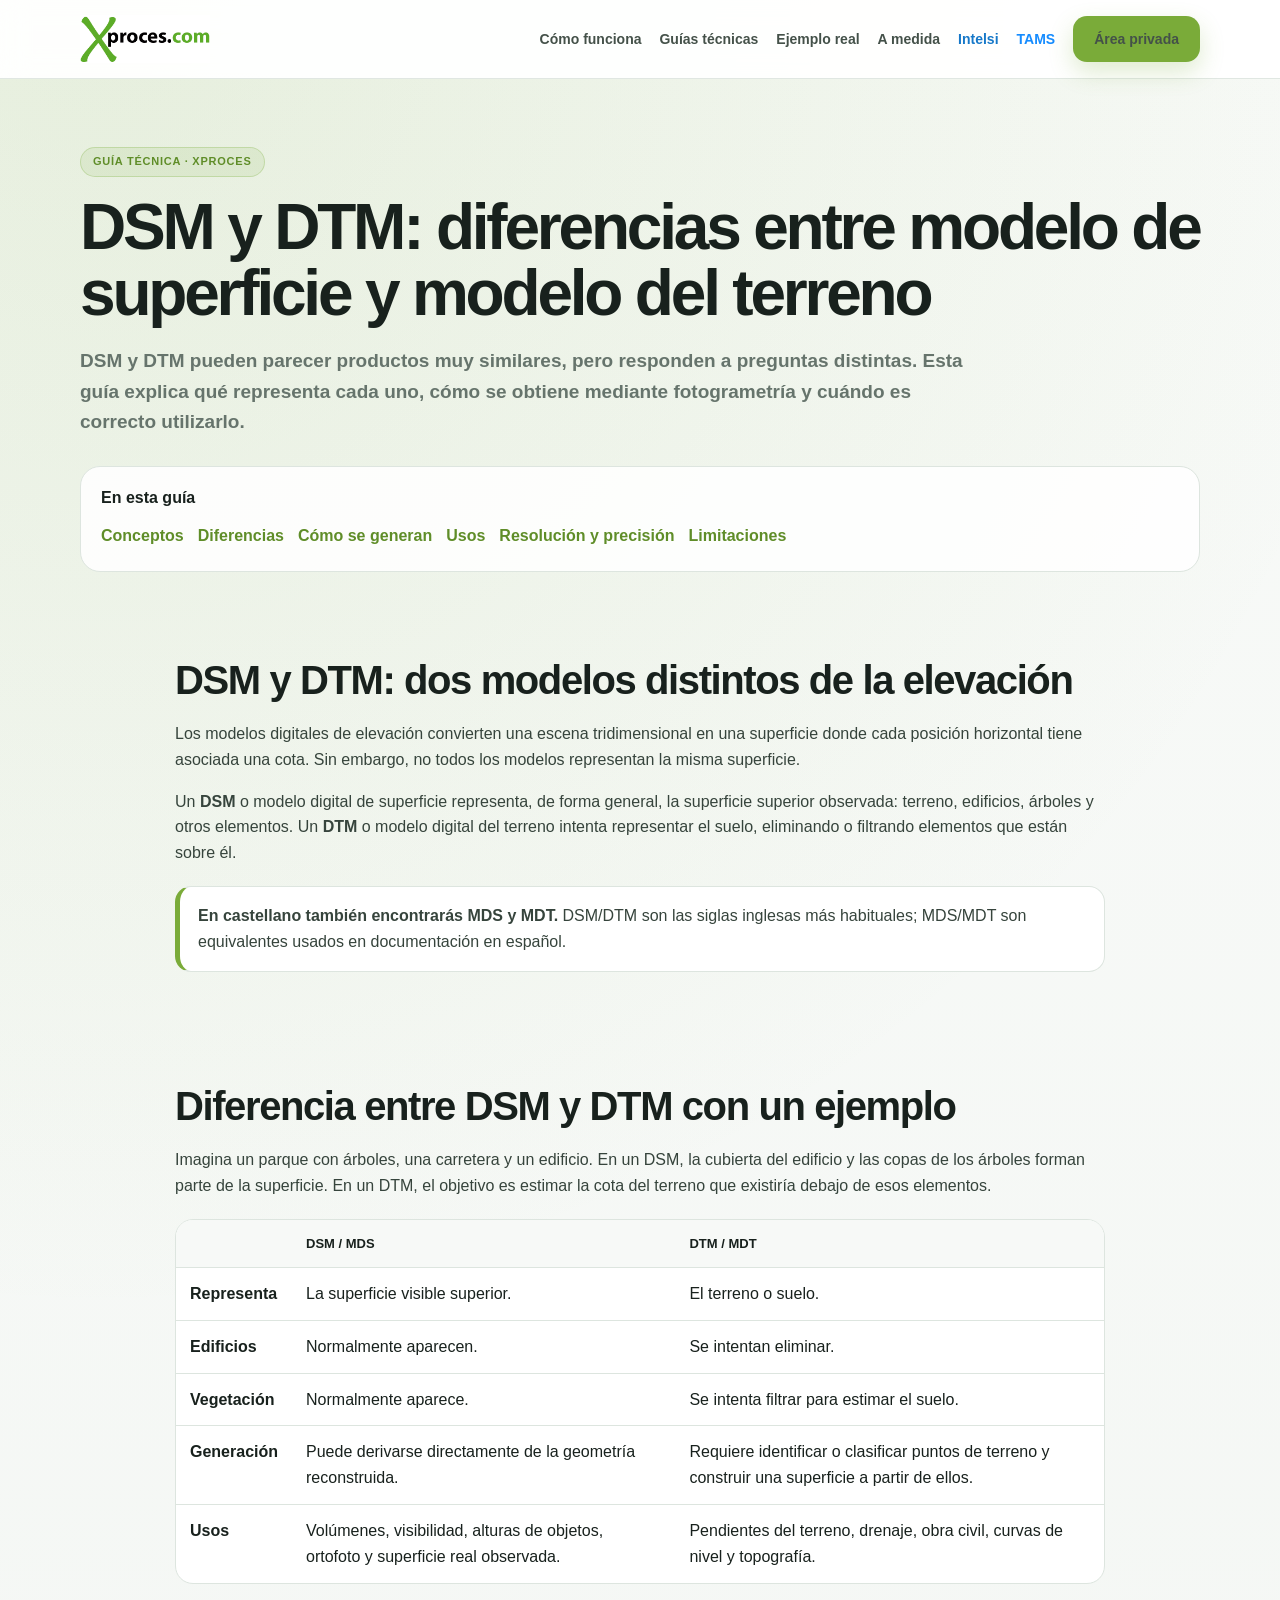
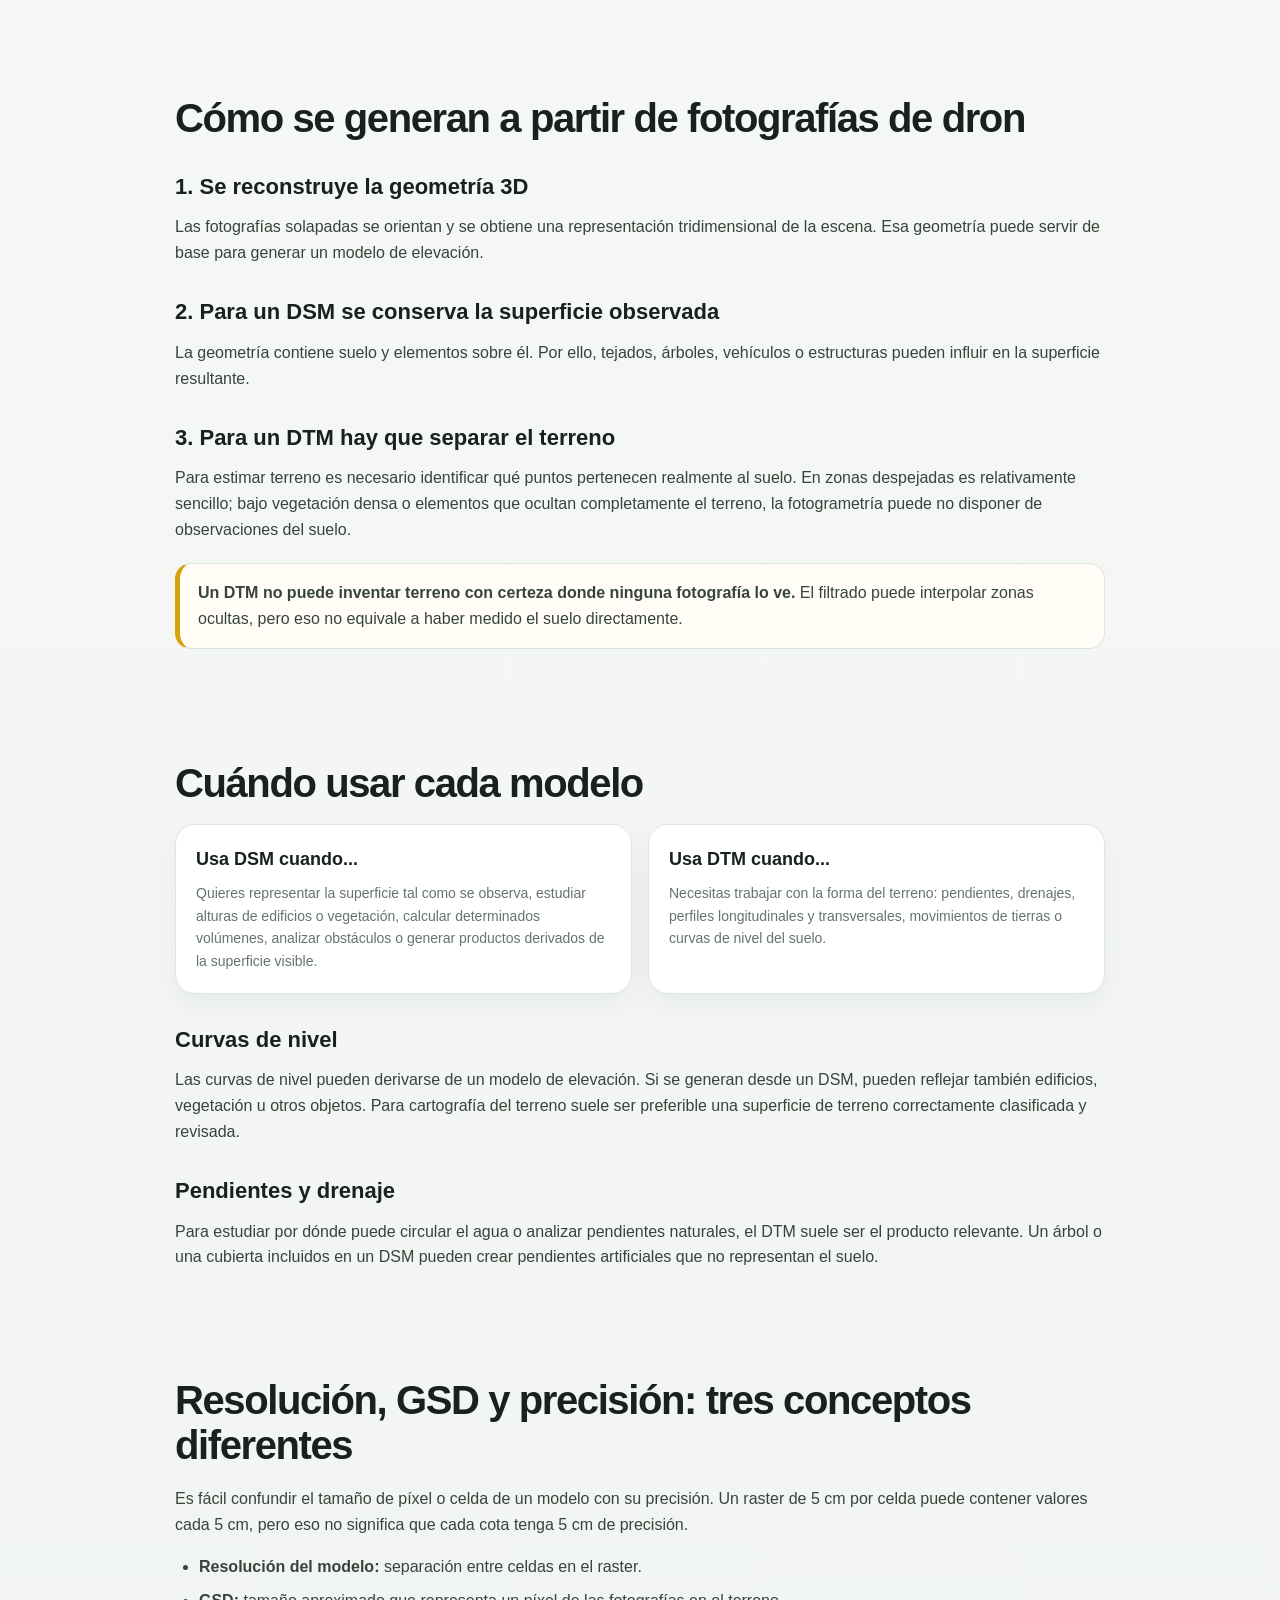
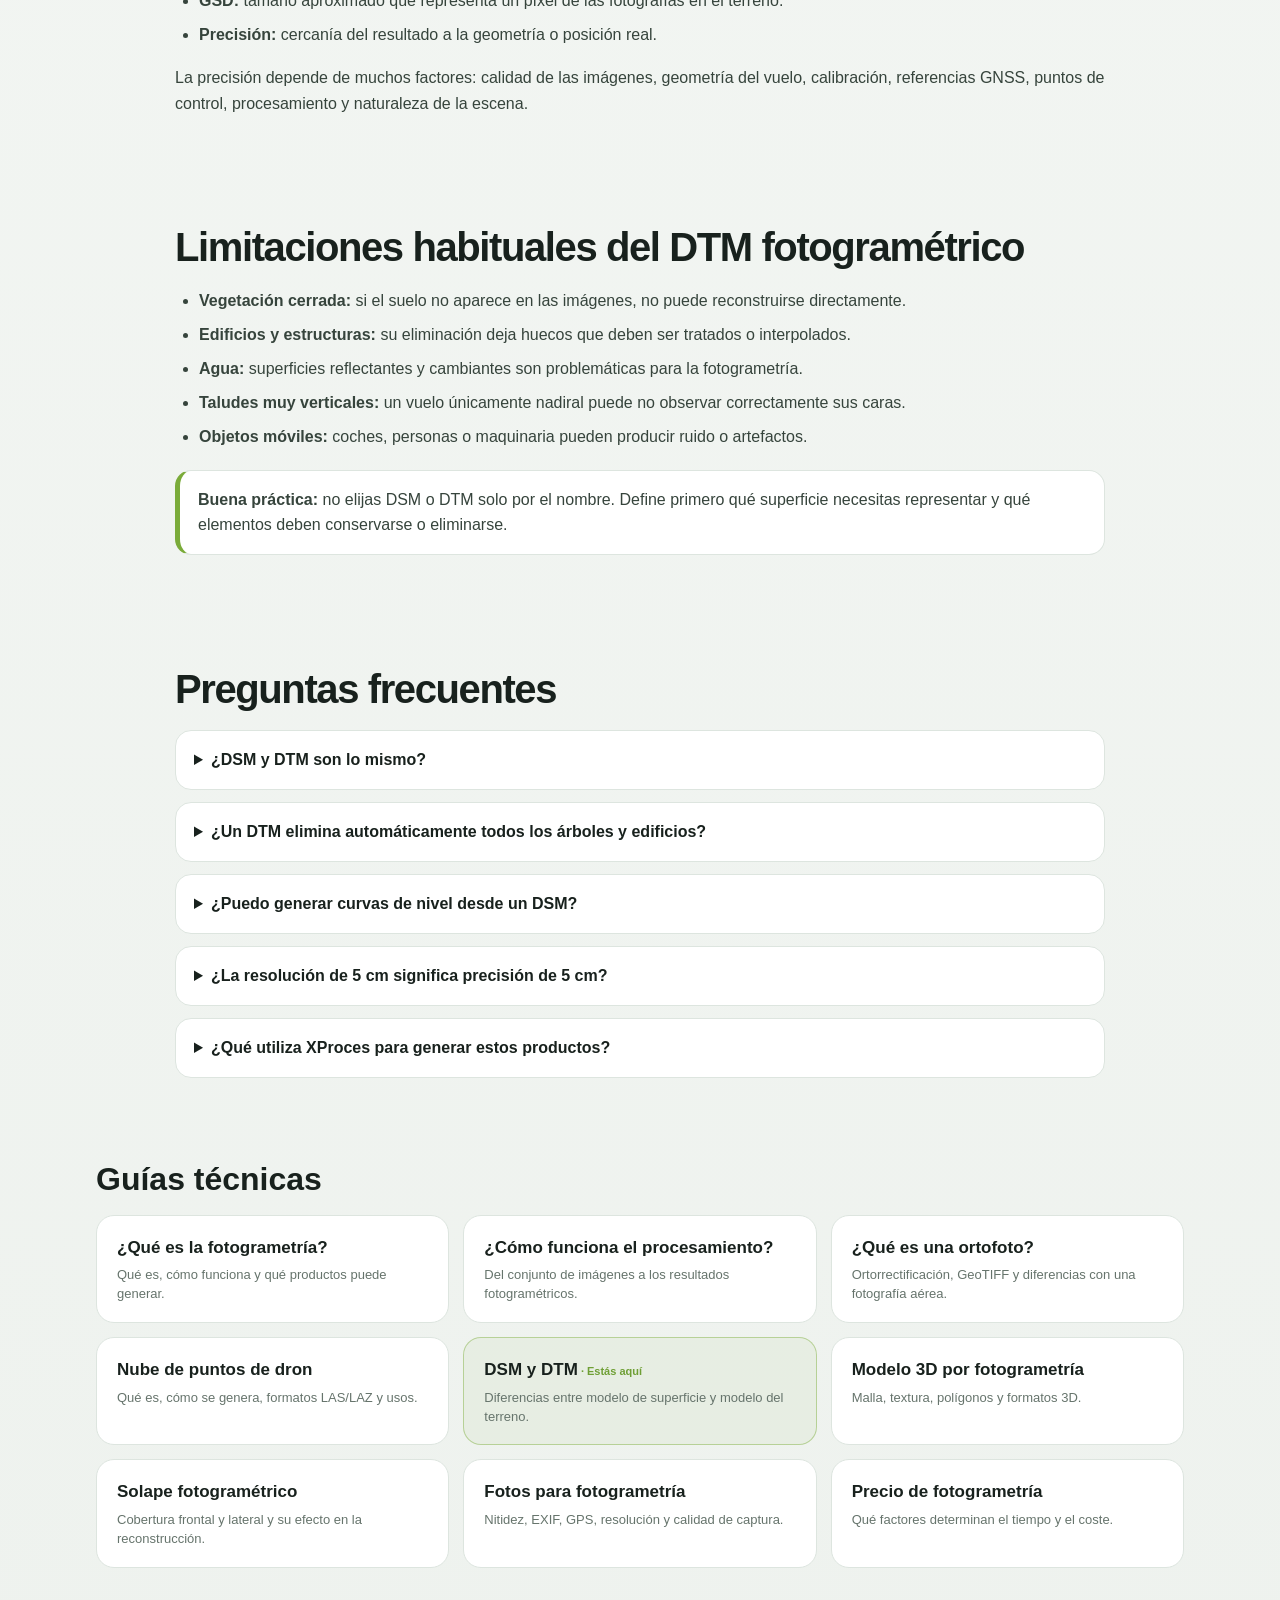
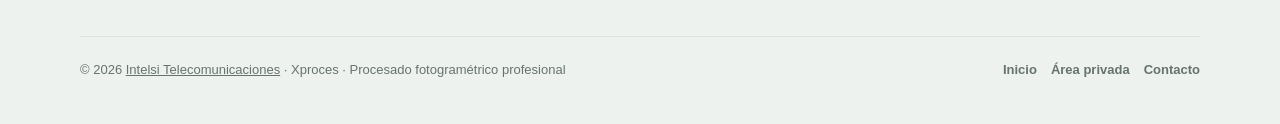
<file: dsm-dtm-dron/index.html>
<!DOCTYPE html>
<html lang="es"><head><meta charset="UTF-8"><meta name="viewport" content="width=device-width,initial-scale=1.0">
<title>DSM y DTM con dron: diferencias y usos | XProces</title>
<meta name="description" content="Qué diferencia un DSM de un DTM, cómo se generan con fotogrametría de dron, para qué sirve cada modelo y cuáles son sus principales limitaciones.">
<meta name="robots" content="index,follow,max-image-preview:large">
<link rel="canonical" href="https://xproces.com/dsm-dtm-dron/">
<link rel="icon" href="/favicon.ico" sizes="any"><link rel="icon" type="image/png" sizes="48x48" href="/favicon-48x48.png"><link rel="apple-touch-icon" sizes="180x180" href="/apple-touch-icon.png">
<meta property="og:title" content="DSM y DTM con dron: diferencias y usos | XProces"><meta property="og:description" content="Qué diferencia un DSM de un DTM, cómo se generan con fotogrametría de dron, para qué sirve cada modelo y cuáles son sus principales limitaciones."><meta property="og:url" content="https://xproces.com/dsm-dtm-dron/"><meta property="og:type" content="article"><meta property="og:image" content="https://xproces.com/og-image.jpg"><meta property="og:locale" content="es_ES">
<script type="application/ld+json">{"@context": "https://schema.org", "@graph": [{"@type": "Article", "headline": "DSM y DTM: diferencias entre modelo de superficie y modelo del terreno", "description": "Qué diferencia un DSM de un DTM, cómo se generan con fotogrametría de dron, para qué sirve cada modelo y cuáles son sus principales limitaciones.", "mainEntityOfPage": "https://xproces.com/dsm-dtm-dron/", "dateModified": "2026-09-06", "publisher": {"@type": "Organization", "name": "Xproces", "legalName": "Intelsi Telecomunicaciones, S.L.", "url": "https://xproces.com/"}, "inLanguage": "es"}, {"@type": "BreadcrumbList", "itemListElement": [{"@type": "ListItem", "position": 1, "name": "Xproces", "item": "https://xproces.com/"}, {"@type": "ListItem", "position": 2, "name": "DSM y DTM: diferencias entre modelo de superficie y modelo del terreno", "item": "https://xproces.com/dsm-dtm-dron/"}]}, {"@type": "FAQPage", "mainEntity": [{"@type": "Question", "name": "¿DSM y DTM son lo mismo?", "acceptedAnswer": {"@type": "Answer", "text": "No. El DSM representa normalmente la superficie visible, incluyendo objetos sobre el terreno; el DTM intenta representar el suelo."}}, {"@type": "Question", "name": "¿Un DTM elimina automáticamente todos los árboles y edificios?", "acceptedAnswer": {"@type": "Answer", "text": "No siempre de forma perfecta. Se necesita clasificación o filtrado del terreno y, después, revisar el resultado. Las zonas sin observación directa del suelo pueden requerir interpolación."}}, {"@type": "Question", "name": "¿Puedo generar curvas de nivel desde un DSM?", "acceptedAnswer": {"@type": "Answer", "text": "Sí, pero reflejarán la superficie del DSM. Si hay edificios o vegetación, las curvas pueden incorporar esas alturas. Para curvas del terreno suele ser preferible un DTM."}}, {"@type": "Question", "name": "¿La resolución de 5 cm significa precisión de 5 cm?", "acceptedAnswer": {"@type": "Answer", "text": "No. Resolución y precisión son conceptos distintos. La precisión depende del conjunto de captura, referencias, geometría y procesamiento."}}, {"@type": "Question", "name": "¿Qué utiliza XProces para generar estos productos?", "acceptedAnswer": {"@type": "Answer", "text": "XProces utiliza Agisoft Metashape como motor principal del procesamiento fotogramétrico y automatiza el flujo de preparación, ejecución y entrega de los productos seleccionados."}}]}]}</script>
<style>
:root{--bg:#f4f6f3;--panel:#fff;--text:#18211d;--muted:#66746c;--accent:#7aab39;--accent-dark:#5f8d28;--border:#dde5df;--shadow:0 18px 48px rgba(24,33,29,.09);--radius:24px}
*{box-sizing:border-box}html{scroll-behavior:smooth}body{margin:0;font-family:Arial,sans-serif;color:var(--text);background:radial-gradient(circle at 8% 0%,rgba(122,171,57,.14),transparent 26%),linear-gradient(180deg,#f8faf8 0%,#eef2ee 100%);line-height:1.62}a{color:inherit}.container{width:min(1120px,calc(100% - 32px));margin:0 auto}.site-header{position:sticky;top:0;z-index:20;background:rgba(255,255,255,.94);backdrop-filter:blur(14px);border-bottom:1px solid rgba(221,229,223,.9)}.header-inner{min-height:78px;display:flex;align-items:center;justify-content:space-between;gap:20px}.logo img{display:block;height:48px;width:auto}.nav{display:flex;align-items:center;gap:18px;font-size:14px;font-weight:800}.nav a{text-decoration:none;color:#445149}.nav a:hover{color:var(--accent)}.button{display:inline-flex;align-items:center;justify-content:center;min-height:46px;padding:0 20px;border-radius:14px;text-decoration:none;font-weight:900;border:1px solid transparent;transition:.18s ease}.button-primary{background:var(--accent);color:#fff;box-shadow:0 10px 24px rgba(122,171,57,.24)}.button-primary:hover{background:var(--accent-dark);transform:translateY(-1px)}.button-secondary{background:#fff;border-color:var(--border);color:var(--text)}.button-secondary:hover{border-color:rgba(122,171,57,.55);color:var(--accent)}.hero{padding:68px 0 40px}.eyebrow{display:inline-flex;align-items:center;min-height:30px;padding:0 12px;border-radius:999px;background:rgba(122,171,57,.11);border:1px solid rgba(122,171,57,.28);color:var(--accent-dark);font-size:11px;font-weight:900;text-transform:uppercase;letter-spacing:.07em}h1{margin:18px 0 16px;font-size:clamp(38px,6vw,64px);line-height:1.03;letter-spacing:-.05em}.lead{max-width:900px;color:var(--muted);font-size:19px;font-weight:700}.hero-actions{display:flex;gap:12px;flex-wrap:wrap;margin-top:26px}.toc{margin-top:28px;background:rgba(255,255,255,.88);border:1px solid var(--border);border-radius:20px;padding:18px 20px}.toc strong{display:block;margin-bottom:8px}.toc a{display:inline-block;margin:4px 14px 4px 0;color:var(--accent-dark);font-weight:800;text-decoration:none}.toc a:hover{text-decoration:underline}section{padding:46px 0}.content{max-width:930px;margin:0 auto}.content h2{font-size:clamp(28px,4vw,40px);line-height:1.12;letter-spacing:-.035em;margin:0 0 18px}.content h3{font-size:22px;margin:28px 0 10px}.content h4{font-size:17px;margin:22px 0 8px}.content p{margin:0 0 16px;color:#36443c;font-size:16px}.content ul,.content ol{margin:8px 0 18px;padding-left:24px;color:#36443c}.content li{margin:8px 0}.note{background:#fff;border:1px solid var(--border);border-left:5px solid var(--accent);border-radius:16px;padding:16px 18px;margin:20px 0;color:#36443c}.warning{background:#fffdf5;border-left-color:#d8a20b}.danger{background:#fff8f8;border-left-color:#d94b4b}.grid-2{display:grid;grid-template-columns:repeat(2,minmax(0,1fr));gap:16px}.grid-3{display:grid;grid-template-columns:repeat(3,minmax(0,1fr));gap:16px}.card{background:rgba(255,255,255,.96);border:1px solid var(--border);border-radius:20px;padding:20px;box-shadow:0 10px 30px rgba(24,33,29,.05)}.card h3{margin:0 0 8px;font-size:18px}.card p{margin:0;color:var(--muted);font-size:14px}.compare{width:100%;border-collapse:separate;border-spacing:0;background:#fff;border:1px solid var(--border);border-radius:18px;overflow:hidden;margin:20px 0}.compare th,.compare td{padding:13px 14px;border-bottom:1px solid var(--border);text-align:left;vertical-align:top}.compare th{background:#f7f9f7;font-size:13px}.compare tr:last-child td{border-bottom:0}.compare td:first-child{font-weight:800}.related{display:grid;grid-template-columns:repeat(3,minmax(0,1fr));gap:12px;margin-top:20px}.related a{display:block;background:#fff;border:1px solid var(--border);border-radius:16px;padding:15px;text-decoration:none;font-weight:800}.related a span{display:block;color:var(--muted);font-size:12px;font-weight:600;margin-top:3px}.related a:hover{border-color:rgba(122,171,57,.5);color:var(--accent-dark)}.faq{display:grid;gap:12px;max-width:930px;margin:0 auto}details{background:#fff;border:1px solid var(--border);border-radius:16px;padding:16px 18px}summary{cursor:pointer;font-weight:900}details p{margin:10px 0 0;color:var(--muted)}.cta{margin:34px 0 10px;padding:32px;background:linear-gradient(135deg,#6f9f35,#88b94a);border-radius:28px;color:#fff;display:flex;align-items:center;justify-content:space-between;gap:24px}.cta h2{margin:0 0 7px;font-size:30px}.cta p{margin:0;color:rgba(255,255,255,.9);font-weight:700}.cta .button{background:#fff;color:var(--accent-dark)}footer{padding:30px 0 44px;color:var(--muted);font-size:13px}.footer-inner{border-top:1px solid var(--border);padding-top:22px;display:flex;justify-content:space-between;gap:18px;flex-wrap:wrap}.footer-links{display:flex;gap:14px;flex-wrap:wrap}.footer-links a{text-decoration:none;font-weight:800}@media(max-width:850px){.grid-2,.grid-3,.related{grid-template-columns:1fr}.nav a:not(.button){display:none}}@media(max-width:600px){.container{width:min(100% - 22px,1120px)}.hero{padding-top:42px}h1{font-size:42px}.cta{align-items:flex-start;flex-direction:column}.compare{font-size:13px}.compare th,.compare td{padding:10px}}

.nav{display:flex;align-items:center;gap:18px;font-size:14px;font-weight:800}
.nav a{text-decoration:none;color:#445149}
.nav a:hover{color:var(--accent)}
.nav-external{display:inline-flex;align-items:center;white-space:nowrap}
.nav-intelsi{color:#1678c8 !important}
.nav-intelsi:hover{color:#0f5f9f !important}
.nav-tams{color:#168cff !important}
.nav-tams:hover{color:#006fd6 !important}


.xproces-all-guides{max-width:1120px;margin:38px auto;padding:0 16px}
.xproces-all-guides h2{margin:0 0 18px;font-size:32px;line-height:1.1}
.xproces-all-guides-grid{display:grid;grid-template-columns:repeat(3,minmax(0,1fr));gap:14px}
.xproces-all-guide{display:block;padding:18px 20px;border:1px solid #dde5df;border-radius:18px;background:#fff;text-decoration:none;color:inherit;transition:.18s ease}
.xproces-all-guide:hover{transform:translateY(-1px);border-color:rgba(122,171,57,.55);box-shadow:0 10px 28px rgba(24,33,29,.06)}
.xproces-all-guide strong{display:block;margin-bottom:5px;font-size:17px}
.xproces-all-guide span{display:block;color:#66746c;font-size:13px;line-height:1.45}
.xproces-all-guide[aria-current="page"]{border-color:rgba(122,171,57,.45);background:rgba(122,171,57,.06)}
.xproces-all-guide[aria-current="page"] strong:after{content:" · Estás aquí";font-size:11px;color:#6f9f35;font-weight:800}
@media(max-width:850px){.xproces-all-guides-grid{grid-template-columns:1fr}}

</style>
<script async src="https://www.googletagmanager.com/gtag/js?id=G-1FV4TSWPXP"></script><script>window.dataLayer=window.dataLayer||[];function gtag(){dataLayer.push(arguments);}gtag('js',new Date());gtag('config','G-1FV4TSWPXP');</script>
</head><body>
<header class="site-header"><div class="container header-inner"><a class="logo" href="/"><img src="/xproces.png476por176.png" alt="Xproces"></a>
<nav class="nav" aria-label="Navegación principal">
  <a href="/#como-funciona">Cómo funciona</a>
  <a href="/#guias-tecnicas">Guías técnicas</a>
  <a href="/#ejemplo-real">Ejemplo real</a>
  <a href="/#a-medida">A medida</a>

  <a href="https://www.intelsi.es/"
     class="nav-external nav-intelsi"
     target="_blank"
     rel="noopener noreferrer"
     aria-label="Visitar Intelsi Telecomunicaciones">Intelsi</a>

  <a href="https://tamssoftware.es/"
     class="nav-external nav-tams"
     target="_blank"
     rel="noopener noreferrer"
     aria-label="Visitar la web oficial de TAMS">TAMS</a>

  <a class="button button-primary" href="/area-privada">Área privada</a>
</nav>
</div></header>
<main>
<section class="hero"><div class="container"><span class="eyebrow">Guía técnica · XProces</span><h1>DSM y DTM: diferencias entre modelo de superficie y modelo del terreno</h1><p class="lead">DSM y DTM pueden parecer productos muy similares, pero responden a preguntas distintas. Esta guía explica qué representa cada uno, cómo se obtiene mediante fotogrametría y cuándo es correcto utilizarlo.</p><div class="toc"><strong>En esta guía</strong><a href="#conceptos">Conceptos</a><a href="#diferencias">Diferencias</a><a href="#como-se-generan">Cómo se generan</a><a href="#usos">Usos</a><a href="#resolucion">Resolución y precisión</a><a href="#limitaciones">Limitaciones</a></div></div></section>

<section id="conceptos"><div class="container content"><h2>DSM y DTM: dos modelos distintos de la elevación</h2>
<p>Los modelos digitales de elevación convierten una escena tridimensional en una superficie donde cada posición horizontal tiene asociada una cota. Sin embargo, no todos los modelos representan la misma superficie.</p>
<p>Un <strong>DSM</strong> o modelo digital de superficie representa, de forma general, la superficie superior observada: terreno, edificios, árboles y otros elementos. Un <strong>DTM</strong> o modelo digital del terreno intenta representar el suelo, eliminando o filtrando elementos que están sobre él.</p>
<div class="note"><strong>En castellano también encontrarás MDS y MDT.</strong> DSM/DTM son las siglas inglesas más habituales; MDS/MDT son equivalentes usados en documentación en español.</div>
</div></section>

<section id="diferencias"><div class="container content"><h2>Diferencia entre DSM y DTM con un ejemplo</h2>
<p>Imagina un parque con árboles, una carretera y un edificio. En un DSM, la cubierta del edificio y las copas de los árboles forman parte de la superficie. En un DTM, el objetivo es estimar la cota del terreno que existiría debajo de esos elementos.</p>
<table class="compare"><thead><tr><th></th><th>DSM / MDS</th><th>DTM / MDT</th></tr></thead><tbody>
<tr><td>Representa</td><td>La superficie visible superior.</td><td>El terreno o suelo.</td></tr>
<tr><td>Edificios</td><td>Normalmente aparecen.</td><td>Se intentan eliminar.</td></tr>
<tr><td>Vegetación</td><td>Normalmente aparece.</td><td>Se intenta filtrar para estimar el suelo.</td></tr>
<tr><td>Generación</td><td>Puede derivarse directamente de la geometría reconstruida.</td><td>Requiere identificar o clasificar puntos de terreno y construir una superficie a partir de ellos.</td></tr>
<tr><td>Usos</td><td>Volúmenes, visibilidad, alturas de objetos, ortofoto y superficie real observada.</td><td>Pendientes del terreno, drenaje, obra civil, curvas de nivel y topografía.</td></tr>
</tbody></table>
</div></section>

<section id="como-se-generan"><div class="container content"><h2>Cómo se generan a partir de fotografías de dron</h2>
<h3>1. Se reconstruye la geometría 3D</h3><p>Las fotografías solapadas se orientan y se obtiene una representación tridimensional de la escena. Esa geometría puede servir de base para generar un modelo de elevación.</p>
<h3>2. Para un DSM se conserva la superficie observada</h3><p>La geometría contiene suelo y elementos sobre él. Por ello, tejados, árboles, vehículos o estructuras pueden influir en la superficie resultante.</p>
<h3>3. Para un DTM hay que separar el terreno</h3><p>Para estimar terreno es necesario identificar qué puntos pertenecen realmente al suelo. En zonas despejadas es relativamente sencillo; bajo vegetación densa o elementos que ocultan completamente el terreno, la fotogrametría puede no disponer de observaciones del suelo.</p>
<div class="note warning"><strong>Un DTM no puede inventar terreno con certeza donde ninguna fotografía lo ve.</strong> El filtrado puede interpolar zonas ocultas, pero eso no equivale a haber medido el suelo directamente.</div>
</div></section>

<section id="usos"><div class="container content"><h2>Cuándo usar cada modelo</h2>
<div class="grid-2">
<div class="card"><h3>Usa DSM cuando...</h3><p>Quieres representar la superficie tal como se observa, estudiar alturas de edificios o vegetación, calcular determinados volúmenes, analizar obstáculos o generar productos derivados de la superficie visible.</p></div>
<div class="card"><h3>Usa DTM cuando...</h3><p>Necesitas trabajar con la forma del terreno: pendientes, drenajes, perfiles longitudinales y transversales, movimientos de tierras o curvas de nivel del suelo.</p></div>
</div>
<h3>Curvas de nivel</h3><p>Las curvas de nivel pueden derivarse de un modelo de elevación. Si se generan desde un DSM, pueden reflejar también edificios, vegetación u otros objetos. Para cartografía del terreno suele ser preferible una superficie de terreno correctamente clasificada y revisada.</p>
<h3>Pendientes y drenaje</h3><p>Para estudiar por dónde puede circular el agua o analizar pendientes naturales, el DTM suele ser el producto relevante. Un árbol o una cubierta incluidos en un DSM pueden crear pendientes artificiales que no representan el suelo.</p>
</div></section>

<section id="resolucion"><div class="container content"><h2>Resolución, GSD y precisión: tres conceptos diferentes</h2>
<p>Es fácil confundir el tamaño de píxel o celda de un modelo con su precisión. Un raster de 5 cm por celda puede contener valores cada 5 cm, pero eso no significa que cada cota tenga 5 cm de precisión.</p>
<ul>
<li><strong>Resolución del modelo:</strong> separación entre celdas en el raster.</li>
<li><strong>GSD:</strong> tamaño aproximado que representa un píxel de las fotografías en el terreno.</li>
<li><strong>Precisión:</strong> cercanía del resultado a la geometría o posición real.</li>
</ul>
<p>La precisión depende de muchos factores: calidad de las imágenes, geometría del vuelo, calibración, referencias GNSS, puntos de control, procesamiento y naturaleza de la escena.</p>
</div></section>

<section id="limitaciones"><div class="container content"><h2>Limitaciones habituales del DTM fotogramétrico</h2>
<ul>
<li><strong>Vegetación cerrada:</strong> si el suelo no aparece en las imágenes, no puede reconstruirse directamente.</li>
<li><strong>Edificios y estructuras:</strong> su eliminación deja huecos que deben ser tratados o interpolados.</li>
<li><strong>Agua:</strong> superficies reflectantes y cambiantes son problemáticas para la fotogrametría.</li>
<li><strong>Taludes muy verticales:</strong> un vuelo únicamente nadiral puede no observar correctamente sus caras.</li>
<li><strong>Objetos móviles:</strong> coches, personas o maquinaria pueden producir ruido o artefactos.</li>
</ul>
<div class="note"><strong>Buena práctica:</strong> no elijas DSM o DTM solo por el nombre. Define primero qué superficie necesitas representar y qué elementos deben conservarse o eliminarse.</div>
</div></section>

<section id="preguntas"><div class="container"><div class="content"><h2>Preguntas frecuentes</h2></div><div class="faq"><details><summary>¿DSM y DTM son lo mismo?</summary><p>No. El DSM representa normalmente la superficie visible, incluyendo objetos sobre el terreno; el DTM intenta representar el suelo.</p></details><details><summary>¿Un DTM elimina automáticamente todos los árboles y edificios?</summary><p>No siempre de forma perfecta. Se necesita clasificación o filtrado del terreno y, después, revisar el resultado. Las zonas sin observación directa del suelo pueden requerir interpolación.</p></details><details><summary>¿Puedo generar curvas de nivel desde un DSM?</summary><p>Sí, pero reflejarán la superficie del DSM. Si hay edificios o vegetación, las curvas pueden incorporar esas alturas. Para curvas del terreno suele ser preferible un DTM.</p></details><details><summary>¿La resolución de 5 cm significa precisión de 5 cm?</summary><p>No. Resolución y precisión son conceptos distintos. La precisión depende del conjunto de captura, referencias, geometría y procesamiento.</p></details><details><summary>¿Qué utiliza XProces para generar estos productos?</summary><p>XProces utiliza Agisoft Metashape como motor principal del procesamiento fotogramétrico y automatiza el flujo de preparación, ejecución y entrega de los productos seleccionados.</p></details></div></div></section>

<section class="xproces-all-guides"><h2>Guías técnicas</h2><div class="xproces-all-guides-grid"><a class="xproces-all-guide" href="/fotogrametria-online/"><strong>¿Qué es la fotogrametría?</strong><span>Qué es, cómo funciona y qué productos puede generar.</span></a><a class="xproces-all-guide" href="/procesar-fotos-dron-online/"><strong>¿Cómo funciona el procesamiento?</strong><span>Del conjunto de imágenes a los resultados fotogramétricos.</span></a><a class="xproces-all-guide" href="/ortofoto-dron-online/"><strong>¿Qué es una ortofoto?</strong><span>Ortorrectificación, GeoTIFF y diferencias con una fotografía aérea.</span></a><a class="xproces-all-guide" href="/nube-de-puntos-dron/"><strong>Nube de puntos de dron</strong><span>Qué es, cómo se genera, formatos LAS/LAZ y usos.</span></a><a class="xproces-all-guide" href="/dsm-dtm-dron/" aria-current="page"><strong>DSM y DTM</strong><span>Diferencias entre modelo de superficie y modelo del terreno.</span></a><a class="xproces-all-guide" href="/modelo-3d-fotogrametria/"><strong>Modelo 3D por fotogrametría</strong><span>Malla, textura, polígonos y formatos 3D.</span></a><a class="xproces-all-guide" href="/solape-fotogrametria-dron/"><strong>Solape fotogramétrico</strong><span>Cobertura frontal y lateral y su efecto en la reconstrucción.</span></a><a class="xproces-all-guide" href="/fotos-para-fotogrametria/"><strong>Fotos para fotogrametría</strong><span>Nitidez, EXIF, GPS, resolución y calidad de captura.</span></a><a class="xproces-all-guide" href="/precios-fotogrametria/"><strong>Precio de fotogrametría</strong><span>Qué factores determinan el tiempo y el coste.</span></a></div></section>
</main>
<footer><div class="container footer-inner"><div>© 2026 <a href="https://www.intelsi.es/" target="_blank" rel="noopener noreferrer">Intelsi Telecomunicaciones</a> · Xproces · Procesado fotogramétrico profesional</div><div class="footer-links"><a href="/">Inicio</a><a href="/area-privada">Área privada</a><a href="mailto:soporte@xproces.com">Contacto</a></div></div></footer>
</body></html>
</file>
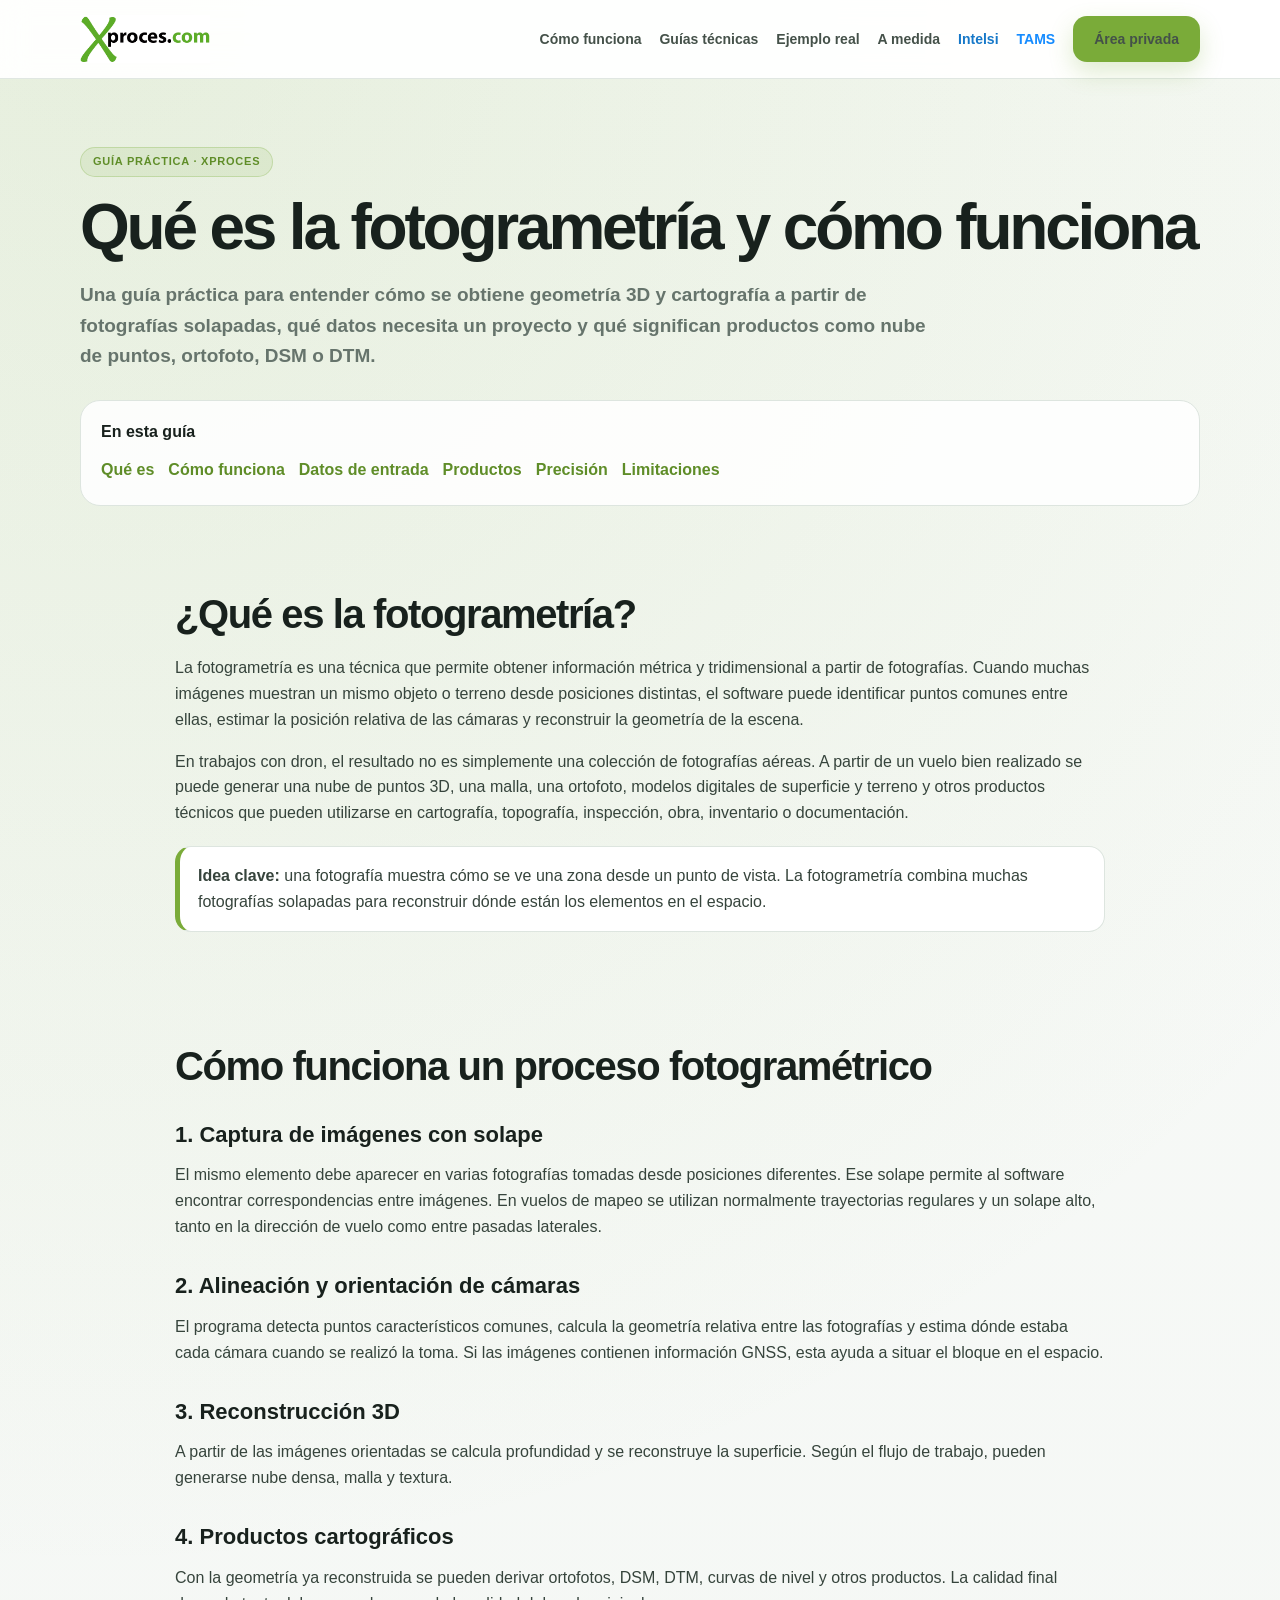
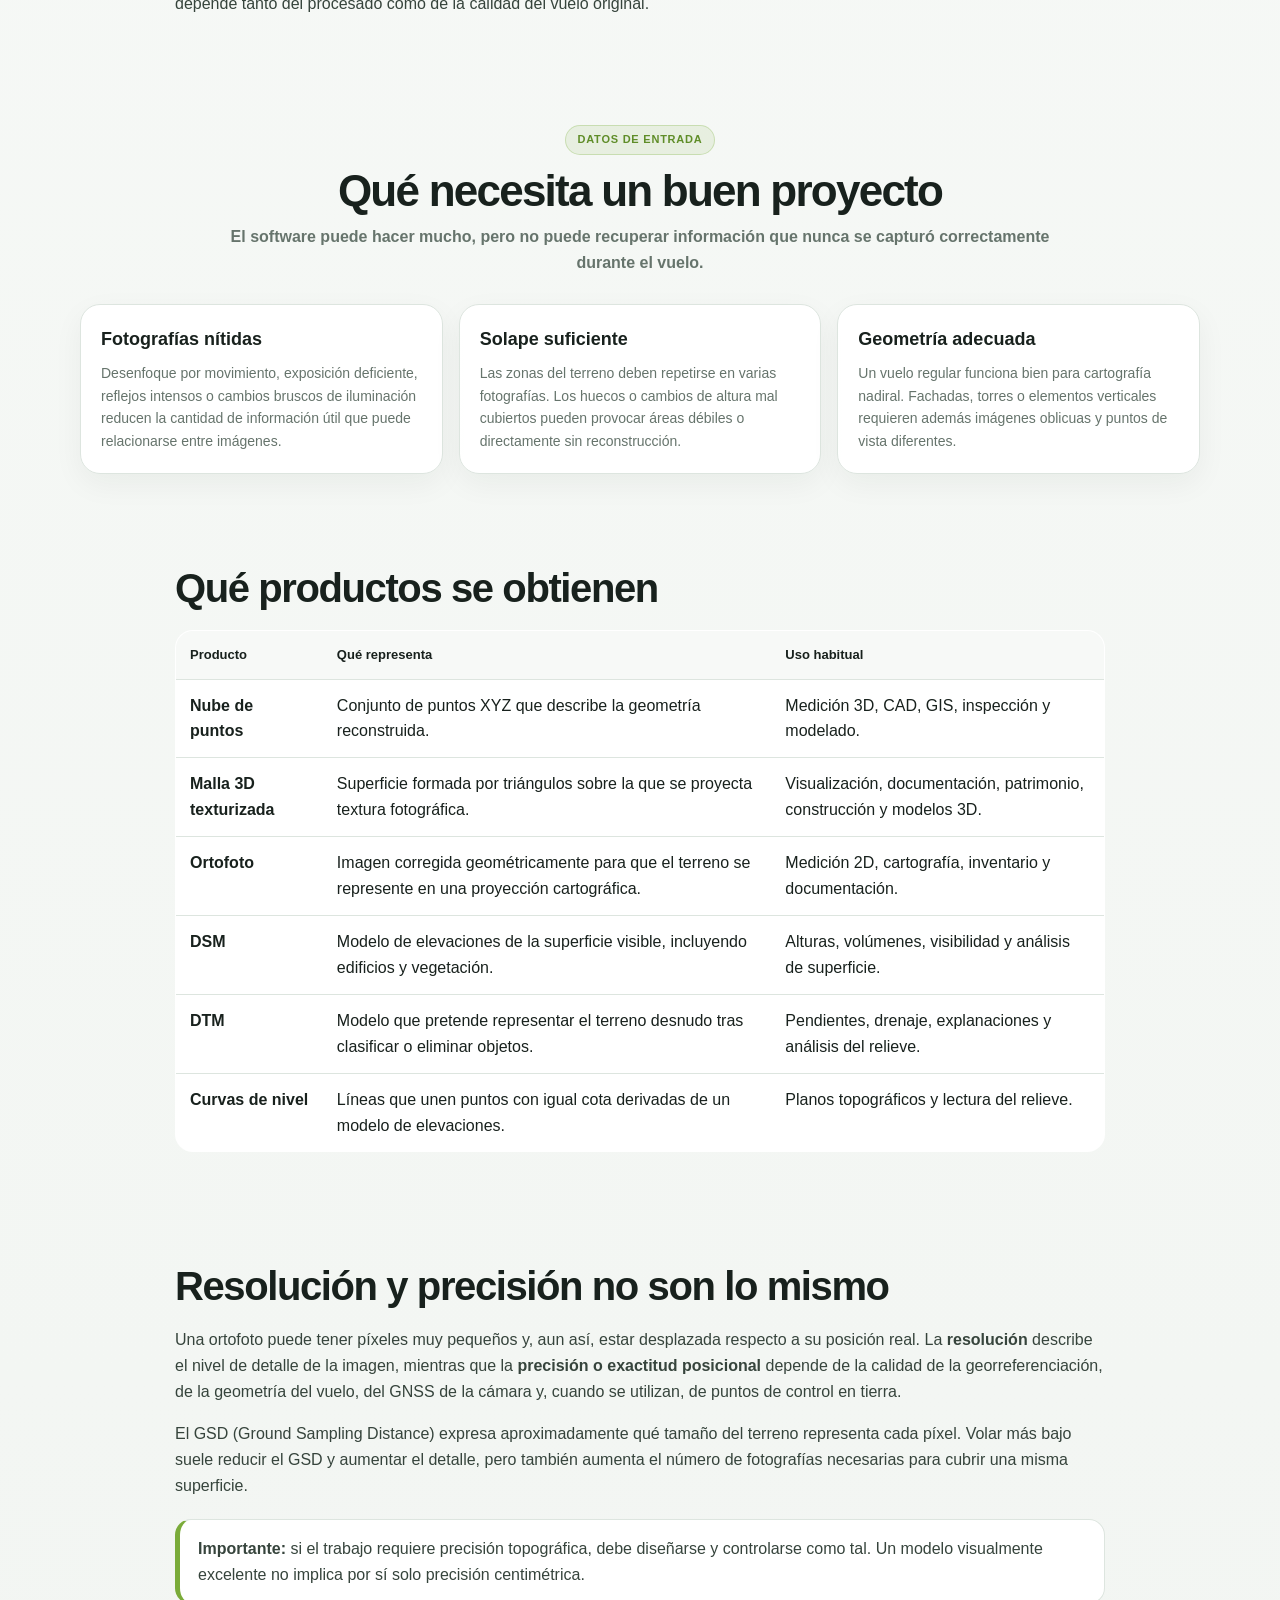
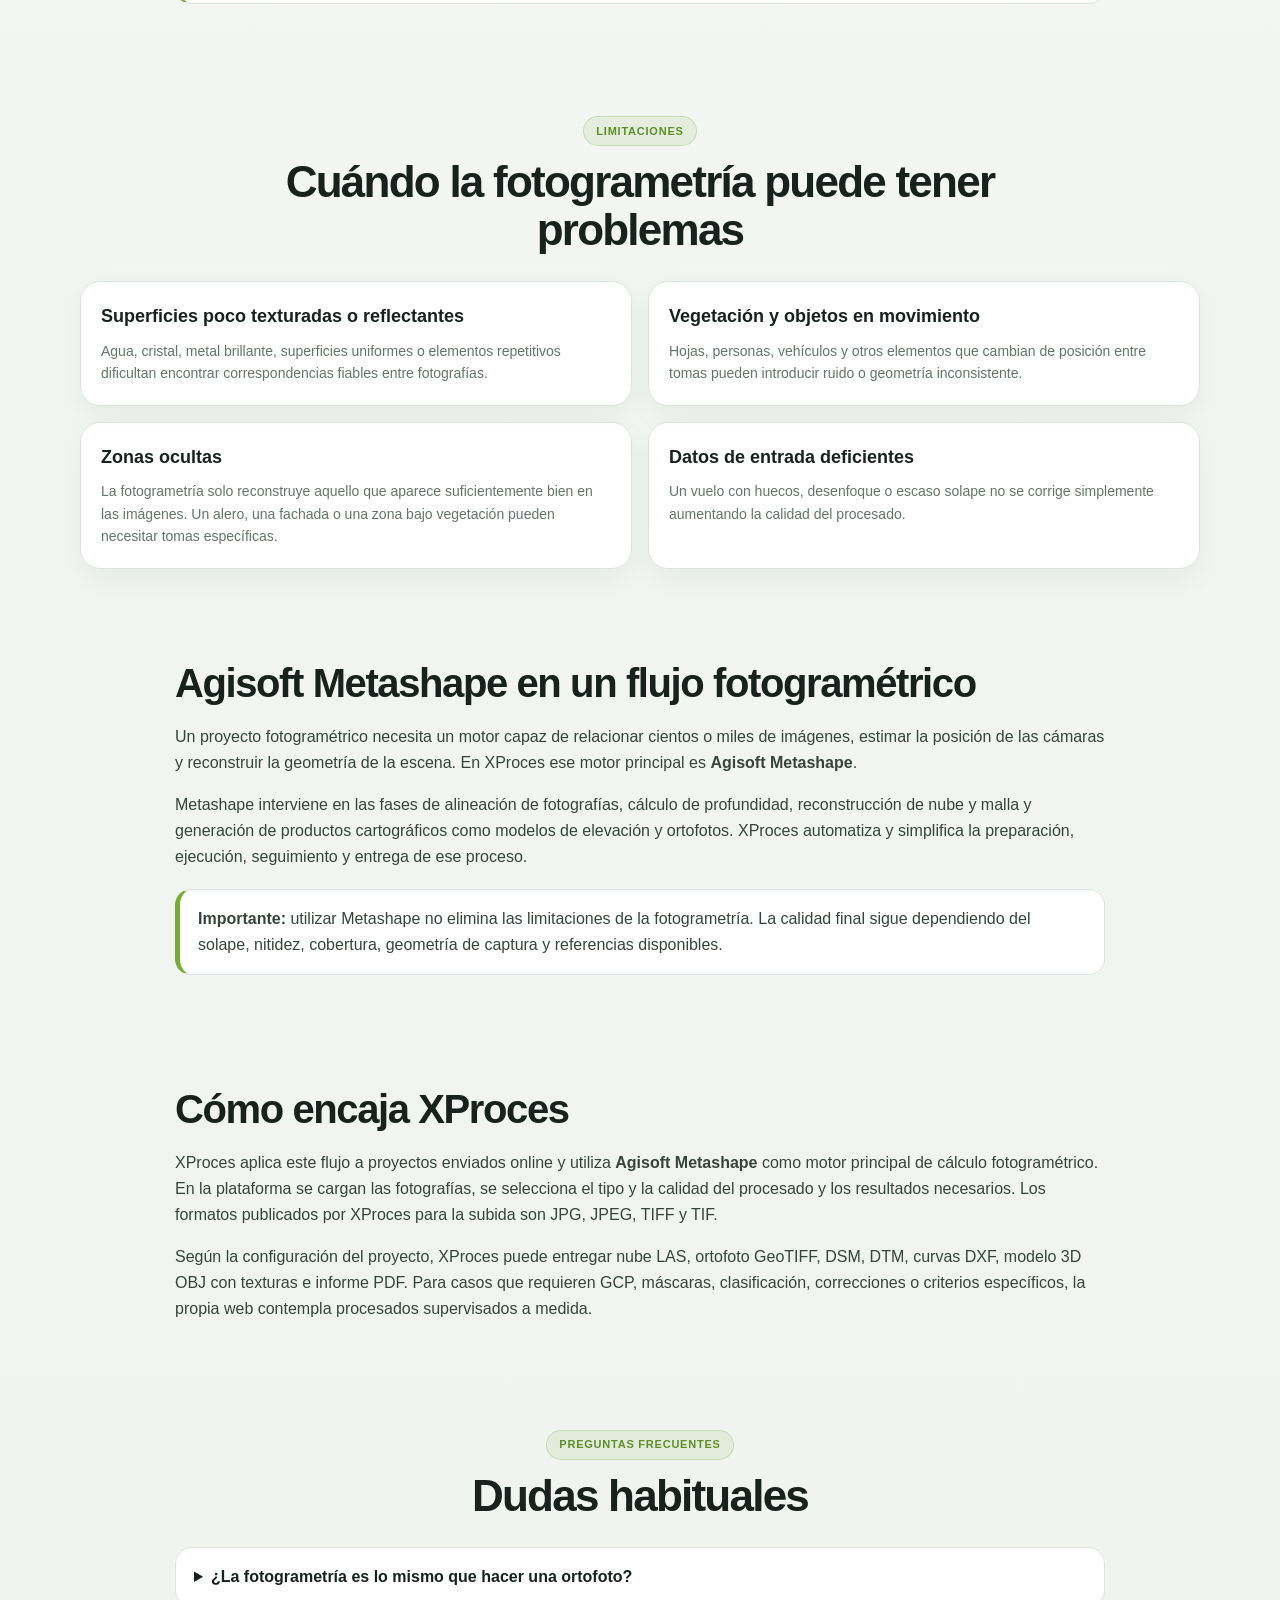
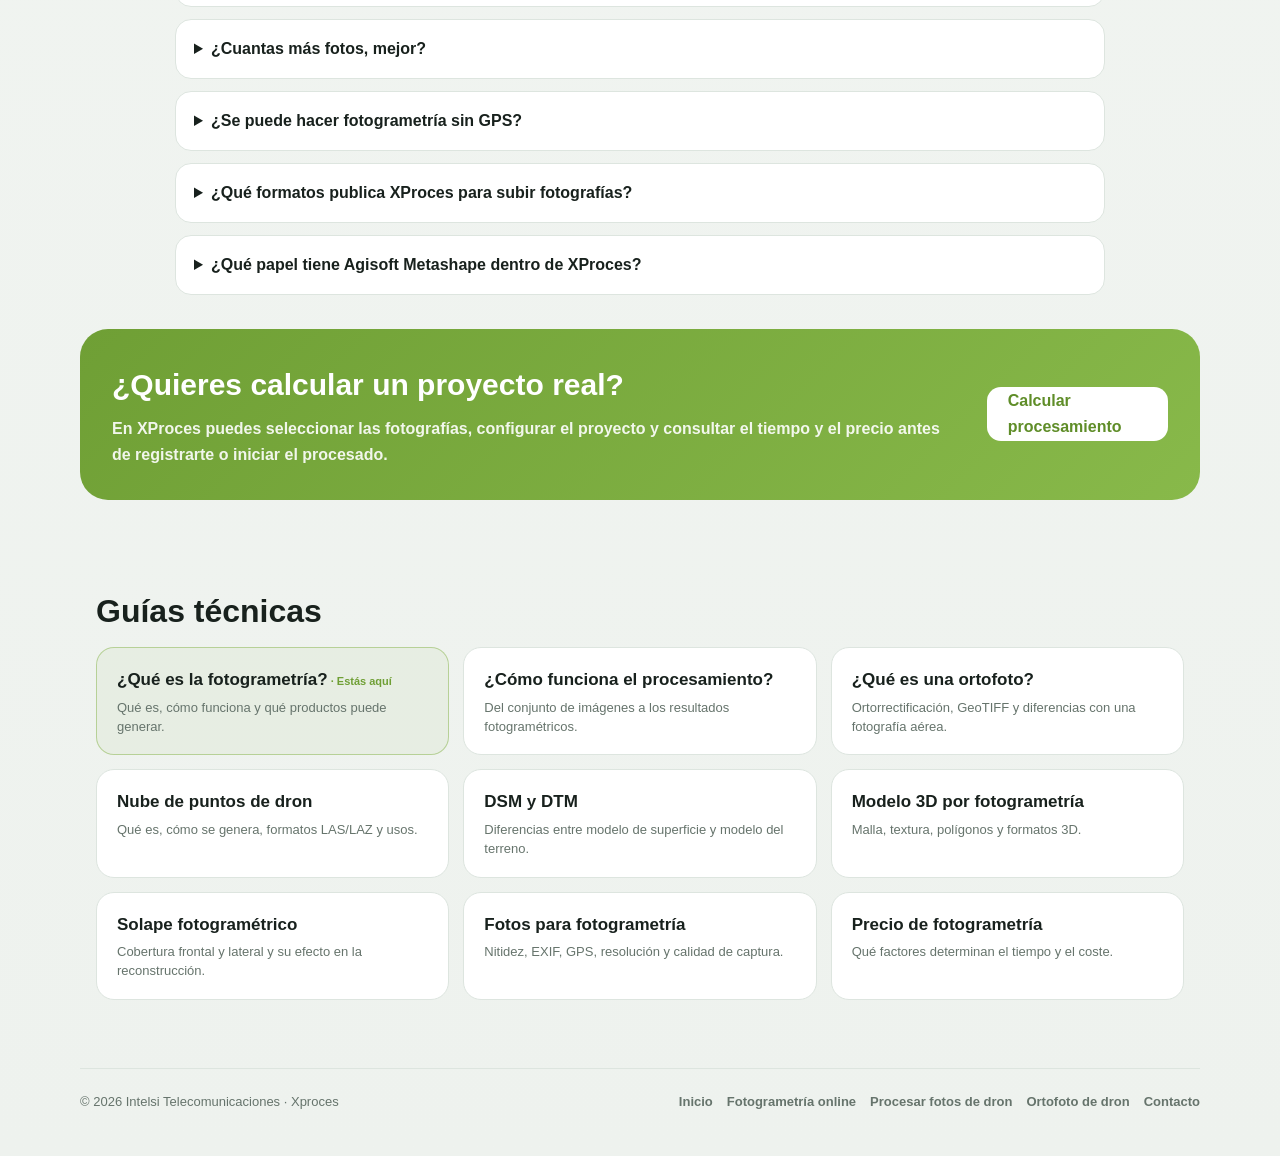
<file: fotogrametria-online/index.html>
<!DOCTYPE html>
<html lang="es"><head><meta charset="UTF-8"><meta name="viewport" content="width=device-width,initial-scale=1.0">
<title>Qué es la fotogrametría y cómo funciona | XProces</title><meta name="description" content="Qué es la fotogrametría con dron, cómo se reconstruye un modelo 3D, qué productos genera, qué afecta a la precisión y cuáles son sus limitaciones."><meta name="robots" content="index,follow,max-image-preview:large"><link rel="canonical" href="https://xproces.com/fotogrametria-online/"><link rel="icon" href="/favicon.ico" sizes="any"><link rel="icon" type="image/png" sizes="48x48" href="/favicon-48x48.png"><link rel="apple-touch-icon" sizes="180x180" href="/apple-touch-icon.png"><meta property="og:title" content="Qué es la fotogrametría y cómo funciona | XProces"><meta property="og:description" content="Qué es la fotogrametría con dron, cómo se reconstruye un modelo 3D, qué productos genera, qué afecta a la precisión y cuáles son sus limitaciones."><meta property="og:url" content="https://xproces.com/fotogrametria-online/"><meta property="og:type" content="article"><meta property="og:image" content="https://xproces.com/og-image.jpg"><meta property="og:locale" content="es_ES"><script type="application/ld+json">{"@context": "https://schema.org", "@graph": [{"@type": "Article", "headline": "Qué es la fotogrametría y cómo funciona", "description": "Qué es la fotogrametría con dron, cómo se reconstruye un modelo 3D, qué productos genera, qué afecta a la precisión y cuáles son sus limitaciones.", "mainEntityOfPage": "https://xproces.com/fotogrametria-online/", "publisher": {"@type": "Organization", "name": "Xproces", "legalName": "Intelsi Telecomunicaciones, S.L.", "url": "https://xproces.com/"}, "inLanguage": "es"}, {"@type": "Service", "name": "Procesado fotogramétrico online", "provider": {"@type": "Organization", "name": "Xproces", "legalName": "Intelsi Telecomunicaciones, S.L.", "url": "https://xproces.com/"}, "areaServed": "ES", "url": "https://xproces.com/fotogrametria-online/", "description": "Qué es la fotogrametría con dron, cómo se reconstruye un modelo 3D, qué productos genera, qué afecta a la precisión y cuáles son sus limitaciones."}, {"@type": "FAQPage", "mainEntity": [{"@type": "Question", "name": "¿La fotogrametría es lo mismo que hacer una ortofoto?", "acceptedAnswer": {"@type": "Answer", "text": "No. La ortofoto es uno de los productos que puede generarse mediante fotogrametría. El proceso también puede producir nube de puntos, modelos 3D, DSM, DTM y otros resultados."}}, {"@type": "Question", "name": "¿Cuantas más fotos, mejor?", "acceptedAnswer": {"@type": "Answer", "text": "No necesariamente. Lo importante es que las imágenes sean útiles, nítidas, tengan solape suficiente y cubran bien la escena. Fotografías redundantes o de mala calidad también aumentan el tiempo de procesado."}}, {"@type": "Question", "name": "¿Se puede hacer fotogrametría sin GPS?", "acceptedAnswer": {"@type": "Answer", "text": "Sí, se puede reconstruir geometría relativa sin GPS, pero para situar el resultado correctamente en un sistema de coordenadas hacen falta referencias externas, posiciones conocidas o puntos de control."}}, {"@type": "Question", "name": "¿Qué formatos publica XProces para subir fotografías?", "acceptedAnswer": {"@type": "Answer", "text": "La información pública de XProces indica JPG, JPEG, TIFF y TIF para el flujo estándar."}}]}]}</script><style>
:root{--bg:#f4f6f3;--panel:#fff;--text:#18211d;--muted:#66746c;--accent:#7aab39;--accent-dark:#5f8d28;--border:#dde5df;--shadow:0 18px 48px rgba(24,33,29,.09);--radius:24px}
*{box-sizing:border-box}html{scroll-behavior:smooth}body{margin:0;font-family:Arial,sans-serif;color:var(--text);background:radial-gradient(circle at 8% 0%,rgba(122,171,57,.14),transparent 26%),linear-gradient(180deg,#f8faf8 0%,#eef2ee 100%);line-height:1.62}a{color:inherit}.container{width:min(1120px,calc(100% - 32px));margin:0 auto}.site-header{position:sticky;top:0;z-index:20;background:rgba(255,255,255,.94);backdrop-filter:blur(14px);border-bottom:1px solid rgba(221,229,223,.9)}.header-inner{min-height:78px;display:flex;align-items:center;justify-content:space-between;gap:20px}.logo img{display:block;height:48px;width:auto}.nav{display:flex;align-items:center;gap:18px;font-size:14px;font-weight:800}.nav a{text-decoration:none;color:#445149}.nav a:hover{color:var(--accent)}.button{display:inline-flex;align-items:center;justify-content:center;min-height:46px;padding:0 20px;border-radius:14px;text-decoration:none;font-weight:900;border:1px solid transparent;transition:.18s ease}.button-primary{background:var(--accent);color:#fff;box-shadow:0 10px 24px rgba(122,171,57,.24)}.button-primary:hover{background:var(--accent-dark);transform:translateY(-1px)}.button-secondary{background:#fff;border-color:var(--border);color:var(--text)}.button-secondary:hover{border-color:rgba(122,171,57,.55);color:var(--accent)}.hero{padding:68px 0 40px}.eyebrow{display:inline-flex;align-items:center;min-height:30px;padding:0 12px;border-radius:999px;background:rgba(122,171,57,.11);border:1px solid rgba(122,171,57,.28);color:var(--accent-dark);font-size:11px;font-weight:900;text-transform:uppercase;letter-spacing:.07em}h1{margin:18px 0 16px;font-size:clamp(38px,6vw,64px);line-height:1.03;letter-spacing:-.05em}.lead{max-width:860px;color:var(--muted);font-size:19px;font-weight:700}.hero-actions{display:flex;gap:12px;flex-wrap:wrap;margin-top:26px}.chips{display:flex;flex-wrap:wrap;gap:9px;margin-top:22px}.chip{padding:8px 11px;border-radius:999px;background:#fff;border:1px solid var(--border);font-size:12px;font-weight:900}.toc{margin-top:28px;background:rgba(255,255,255,.88);border:1px solid var(--border);border-radius:20px;padding:18px 20px}.toc strong{display:block;margin-bottom:8px}.toc a{display:inline-block;margin:4px 14px 4px 0;color:var(--accent-dark);font-weight:800;text-decoration:none}.toc a:hover{text-decoration:underline}section{padding:46px 0}.section-head{max-width:850px;margin:0 auto 28px;text-align:center}.section-head h2{margin:12px 0 10px;font-size:clamp(29px,4vw,44px);line-height:1.08;letter-spacing:-.04em}.section-head p{margin:0;color:var(--muted);font-size:16px;font-weight:700}.content{max-width:930px;margin:0 auto}.content h2{font-size:clamp(28px,4vw,40px);line-height:1.12;letter-spacing:-.035em;margin:0 0 18px}.content h3{font-size:22px;margin:28px 0 10px}.content p{margin:0 0 16px;color:#36443c;font-size:16px}.content ul,.content ol{margin:8px 0 18px;padding-left:24px;color:#36443c}.content li{margin:8px 0}.note{background:#fff;border:1px solid var(--border);border-left:5px solid var(--accent);border-radius:16px;padding:16px 18px;margin:20px 0;color:#36443c}.grid-2{display:grid;grid-template-columns:repeat(2,minmax(0,1fr));gap:16px}.grid-3{display:grid;grid-template-columns:repeat(3,minmax(0,1fr));gap:16px}.card{background:rgba(255,255,255,.96);border:1px solid var(--border);border-radius:20px;padding:20px;box-shadow:0 10px 30px rgba(24,33,29,.05)}.card h3{margin:0 0 8px;font-size:18px}.card p{margin:0;color:var(--muted);font-size:14px}.compare{width:100%;border-collapse:collapse;background:#fff;border:1px solid var(--border);border-radius:18px;overflow:hidden;margin:20px 0}.compare th,.compare td{padding:13px 14px;border-bottom:1px solid var(--border);text-align:left;vertical-align:top}.compare th{background:#f7f9f7;font-size:13px}.compare tr:last-child td{border-bottom:0}.faq{display:grid;gap:12px;max-width:930px;margin:0 auto}details{background:#fff;border:1px solid var(--border);border-radius:16px;padding:16px 18px}summary{cursor:pointer;font-weight:900}details p{margin:10px 0 0;color:var(--muted)}.cta{margin:34px 0 10px;padding:32px;background:linear-gradient(135deg,#6f9f35,#88b94a);border-radius:28px;color:#fff;display:flex;align-items:center;justify-content:space-between;gap:24px}.cta h2{margin:0 0 7px;font-size:30px}.cta p{margin:0;color:rgba(255,255,255,.9);font-weight:700}.cta .button{background:#fff;color:var(--accent-dark)}footer{padding:30px 0 44px;color:var(--muted);font-size:13px}.footer-inner{border-top:1px solid var(--border);padding-top:22px;display:flex;justify-content:space-between;gap:18px;flex-wrap:wrap}.footer-links{display:flex;gap:14px;flex-wrap:wrap}.footer-links a{text-decoration:none;font-weight:800}@media(max-width:850px){.grid-2,.grid-3{grid-template-columns:1fr}.nav a:not(.button){display:none}}@media(max-width:600px){.container{width:min(100% - 22px,1120px)}.hero{padding-top:42px}h1{font-size:42px}.cta{align-items:flex-start;flex-direction:column}.compare{font-size:13px}.compare th,.compare td{padding:10px}}

.nav{display:flex;align-items:center;gap:18px;font-size:14px;font-weight:800}
.nav a{text-decoration:none;color:#445149}
.nav a:hover{color:var(--accent)}
.nav-external{display:inline-flex;align-items:center;white-space:nowrap}
.nav-intelsi{color:#1678c8 !important}
.nav-intelsi:hover{color:#0f5f9f !important}
.nav-tams{color:#168cff !important}
.nav-tams:hover{color:#006fd6 !important}


.xproces-all-guides{max-width:1120px;margin:38px auto;padding:0 16px}
.xproces-all-guides h2{margin:0 0 18px;font-size:32px;line-height:1.1}
.xproces-all-guides-grid{display:grid;grid-template-columns:repeat(3,minmax(0,1fr));gap:14px}
.xproces-all-guide{display:block;padding:18px 20px;border:1px solid #dde5df;border-radius:18px;background:#fff;text-decoration:none;color:inherit;transition:.18s ease}
.xproces-all-guide:hover{transform:translateY(-1px);border-color:rgba(122,171,57,.55);box-shadow:0 10px 28px rgba(24,33,29,.06)}
.xproces-all-guide strong{display:block;margin-bottom:5px;font-size:17px}
.xproces-all-guide span{display:block;color:#66746c;font-size:13px;line-height:1.45}
.xproces-all-guide[aria-current="page"]{border-color:rgba(122,171,57,.45);background:rgba(122,171,57,.06)}
.xproces-all-guide[aria-current="page"] strong:after{content:" · Estás aquí";font-size:11px;color:#6f9f35;font-weight:800}
@media(max-width:850px){.xproces-all-guides-grid{grid-template-columns:1fr}}

</style><script async src="https://www.googletagmanager.com/gtag/js?id=G-1FV4TSWPXP"></script><script>window.dataLayer=window.dataLayer||[];function gtag(){dataLayer.push(arguments);}gtag('js',new Date());gtag('config','G-1FV4TSWPXP');</script>
<style>
.xproces-related-guides{max-width:960px;margin:34px auto;padding:0 16px}
.xproces-related-guides h2{margin:0 0 16px}
.xproces-related-grid{display:grid;grid-template-columns:repeat(3,minmax(0,1fr));gap:12px}
.xproces-related-grid a{display:block;padding:15px 16px;border:1px solid #dde5df;border-radius:16px;background:#fff;text-decoration:none;color:inherit}
.xproces-related-grid a:hover{border-color:rgba(122,171,57,.55)}
.xproces-related-grid strong{display:block;margin-bottom:4px}
.xproces-related-grid span{display:block;color:#66746c;font-size:13px;line-height:1.4}
@media(max-width:800px){.xproces-related-grid{grid-template-columns:1fr}}
</style>

</head>
<body><header class="site-header"><div class="container header-inner"><a class="logo" href="/"><img src="/xproces.png476por176.png" alt="Xproces"></a>
<nav class="nav" aria-label="Navegación principal">
  <a href="/#como-funciona">Cómo funciona</a>
  <a href="/#guias-tecnicas">Guías técnicas</a>
  <a href="/#ejemplo-real">Ejemplo real</a>
  <a href="/#a-medida">A medida</a>

  <a href="https://www.intelsi.es/"
     class="nav-external nav-intelsi"
     target="_blank"
     rel="noopener noreferrer"
     aria-label="Visitar Intelsi Telecomunicaciones">Intelsi</a>

  <a href="https://tamssoftware.es/"
     class="nav-external nav-tams"
     target="_blank"
     rel="noopener noreferrer"
     aria-label="Visitar la web oficial de TAMS">TAMS</a>

  <a class="button button-primary" href="/area-privada">Área privada</a>
</nav>
</div></header>
<main><section class="hero"><div class="container"><span class="eyebrow">Guía práctica · XProces</span><h1>Qué es la fotogrametría y cómo funciona</h1><p class="lead">Una guía práctica para entender cómo se obtiene geometría 3D y cartografía a partir de fotografías solapadas, qué datos necesita un proyecto y qué significan productos como nube de puntos, ortofoto, DSM o DTM.</p><div class="toc"><strong>En esta guía</strong><a href="#que-es">Qué es</a><a href="#como-funciona">Cómo funciona</a><a href="#datos">Datos de entrada</a><a href="#productos">Productos</a><a href="#precision">Precisión</a><a href="#limitaciones">Limitaciones</a></div></div></section>
<section id="que-es"><div class="container content"><h2>¿Qué es la fotogrametría?</h2><p>La fotogrametría es una técnica que permite obtener información métrica y tridimensional a partir de fotografías. Cuando muchas imágenes muestran un mismo objeto o terreno desde posiciones distintas, el software puede identificar puntos comunes entre ellas, estimar la posición relativa de las cámaras y reconstruir la geometría de la escena.</p><p>En trabajos con dron, el resultado no es simplemente una colección de fotografías aéreas. A partir de un vuelo bien realizado se puede generar una nube de puntos 3D, una malla, una ortofoto, modelos digitales de superficie y terreno y otros productos técnicos que pueden utilizarse en cartografía, topografía, inspección, obra, inventario o documentación.</p><div class="note"><strong>Idea clave:</strong> una fotografía muestra cómo se ve una zona desde un punto de vista. La fotogrametría combina muchas fotografías solapadas para reconstruir dónde están los elementos en el espacio.</div></div></section>
<section id="como-funciona"><div class="container content"><h2>Cómo funciona un proceso fotogramétrico</h2><h3>1. Captura de imágenes con solape</h3><p>El mismo elemento debe aparecer en varias fotografías tomadas desde posiciones diferentes. Ese solape permite al software encontrar correspondencias entre imágenes. En vuelos de mapeo se utilizan normalmente trayectorias regulares y un solape alto, tanto en la dirección de vuelo como entre pasadas laterales.</p><h3>2. Alineación y orientación de cámaras</h3><p>El programa detecta puntos característicos comunes, calcula la geometría relativa entre las fotografías y estima dónde estaba cada cámara cuando se realizó la toma. Si las imágenes contienen información GNSS, esta ayuda a situar el bloque en el espacio.</p><h3>3. Reconstrucción 3D</h3><p>A partir de las imágenes orientadas se calcula profundidad y se reconstruye la superficie. Según el flujo de trabajo, pueden generarse nube densa, malla y textura.</p><h3>4. Productos cartográficos</h3><p>Con la geometría ya reconstruida se pueden derivar ortofotos, DSM, DTM, curvas de nivel y otros productos. La calidad final depende tanto del procesado como de la calidad del vuelo original.</p></div></section>
<section id="datos"><div class="container"><div class="section-head"><span class="eyebrow">Datos de entrada</span><h2>Qué necesita un buen proyecto</h2><p>El software puede hacer mucho, pero no puede recuperar información que nunca se capturó correctamente durante el vuelo.</p></div><div class="grid-3"><article class="card"><h3>Fotografías nítidas</h3><p>Desenfoque por movimiento, exposición deficiente, reflejos intensos o cambios bruscos de iluminación reducen la cantidad de información útil que puede relacionarse entre imágenes.</p></article><article class="card"><h3>Solape suficiente</h3><p>Las zonas del terreno deben repetirse en varias fotografías. Los huecos o cambios de altura mal cubiertos pueden provocar áreas débiles o directamente sin reconstrucción.</p></article><article class="card"><h3>Geometría adecuada</h3><p>Un vuelo regular funciona bien para cartografía nadiral. Fachadas, torres o elementos verticales requieren además imágenes oblicuas y puntos de vista diferentes.</p></article></div></div></section>
<section id="productos"><div class="container content"><h2>Qué productos se obtienen</h2><table class="compare"><thead><tr><th>Producto</th><th>Qué representa</th><th>Uso habitual</th></tr></thead><tbody><tr><td><strong>Nube de puntos</strong></td><td>Conjunto de puntos XYZ que describe la geometría reconstruida.</td><td>Medición 3D, CAD, GIS, inspección y modelado.</td></tr><tr><td><strong>Malla 3D texturizada</strong></td><td>Superficie formada por triángulos sobre la que se proyecta textura fotográfica.</td><td>Visualización, documentación, patrimonio, construcción y modelos 3D.</td></tr><tr><td><strong>Ortofoto</strong></td><td>Imagen corregida geométricamente para que el terreno se represente en una proyección cartográfica.</td><td>Medición 2D, cartografía, inventario y documentación.</td></tr><tr><td><strong>DSM</strong></td><td>Modelo de elevaciones de la superficie visible, incluyendo edificios y vegetación.</td><td>Alturas, volúmenes, visibilidad y análisis de superficie.</td></tr><tr><td><strong>DTM</strong></td><td>Modelo que pretende representar el terreno desnudo tras clasificar o eliminar objetos.</td><td>Pendientes, drenaje, explanaciones y análisis del relieve.</td></tr><tr><td><strong>Curvas de nivel</strong></td><td>Líneas que unen puntos con igual cota derivadas de un modelo de elevaciones.</td><td>Planos topográficos y lectura del relieve.</td></tr></tbody></table></div></section>
<section id="precision"><div class="container content"><h2>Resolución y precisión no son lo mismo</h2><p>Una ortofoto puede tener píxeles muy pequeños y, aun así, estar desplazada respecto a su posición real. La <strong>resolución</strong> describe el nivel de detalle de la imagen, mientras que la <strong>precisión o exactitud posicional</strong> depende de la calidad de la georreferenciación, de la geometría del vuelo, del GNSS de la cámara y, cuando se utilizan, de puntos de control en tierra.</p><p>El GSD (Ground Sampling Distance) expresa aproximadamente qué tamaño del terreno representa cada píxel. Volar más bajo suele reducir el GSD y aumentar el detalle, pero también aumenta el número de fotografías necesarias para cubrir una misma superficie.</p><div class="note"><strong>Importante:</strong> si el trabajo requiere precisión topográfica, debe diseñarse y controlarse como tal. Un modelo visualmente excelente no implica por sí solo precisión centimétrica.</div></div></section>
<section id="limitaciones"><div class="container"><div class="section-head"><span class="eyebrow">Limitaciones</span><h2>Cuándo la fotogrametría puede tener problemas</h2></div><div class="grid-2"><article class="card"><h3>Superficies poco texturadas o reflectantes</h3><p>Agua, cristal, metal brillante, superficies uniformes o elementos repetitivos dificultan encontrar correspondencias fiables entre fotografías.</p></article><article class="card"><h3>Vegetación y objetos en movimiento</h3><p>Hojas, personas, vehículos y otros elementos que cambian de posición entre tomas pueden introducir ruido o geometría inconsistente.</p></article><article class="card"><h3>Zonas ocultas</h3><p>La fotogrametría solo reconstruye aquello que aparece suficientemente bien en las imágenes. Un alero, una fachada o una zona bajo vegetación pueden necesitar tomas específicas.</p></article><article class="card"><h3>Datos de entrada deficientes</h3><p>Un vuelo con huecos, desenfoque o escaso solape no se corrige simplemente aumentando la calidad del procesado.</p></article></div></div></section>

<section id="metashape"><div class="container content"><h2>Agisoft Metashape en un flujo fotogramétrico</h2>
<p>Un proyecto fotogramétrico necesita un motor capaz de relacionar cientos o miles de imágenes, estimar la posición de las cámaras y reconstruir la geometría de la escena. En XProces ese motor principal es <strong>Agisoft Metashape</strong>.</p>
<p>Metashape interviene en las fases de alineación de fotografías, cálculo de profundidad, reconstrucción de nube y malla y generación de productos cartográficos como modelos de elevación y ortofotos. XProces automatiza y simplifica la preparación, ejecución, seguimiento y entrega de ese proceso.</p>
<div class="note"><strong>Importante:</strong> utilizar Metashape no elimina las limitaciones de la fotogrametría. La calidad final sigue dependiendo del solape, nitidez, cobertura, geometría de captura y referencias disponibles.</div>
</div></section>
<section id="xproces"><div class="container content"><h2>Cómo encaja XProces</h2><p>XProces aplica este flujo a proyectos enviados online y utiliza <strong>Agisoft Metashape</strong> como motor principal de cálculo fotogramétrico. En la plataforma se cargan las fotografías, se selecciona el tipo y la calidad del procesado y los resultados necesarios. Los formatos publicados por XProces para la subida son JPG, JPEG, TIFF y TIF.</p><p>Según la configuración del proyecto, XProces puede entregar nube LAS, ortofoto GeoTIFF, DSM, DTM, curvas DXF, modelo 3D OBJ con texturas e informe PDF. Para casos que requieren GCP, máscaras, clasificación, correcciones o criterios específicos, la propia web contempla procesados supervisados a medida.</p></div></section>

<section id="preguntas"><div class="container"><div class="section-head"><span class="eyebrow">Preguntas frecuentes</span><h2>Dudas habituales</h2></div><div class="faq"><details><summary>¿La fotogrametría es lo mismo que hacer una ortofoto?</summary><p>No. La ortofoto es uno de los productos que puede generarse mediante fotogrametría. El proceso también puede producir nube de puntos, modelos 3D, DSM, DTM y otros resultados.</p></details><details><summary>¿Cuantas más fotos, mejor?</summary><p>No necesariamente. Lo importante es que las imágenes sean útiles, nítidas, tengan solape suficiente y cubran bien la escena. Fotografías redundantes o de mala calidad también aumentan el tiempo de procesado.</p></details><details><summary>¿Se puede hacer fotogrametría sin GPS?</summary><p>Sí, se puede reconstruir geometría relativa sin GPS, pero para situar el resultado correctamente en un sistema de coordenadas hacen falta referencias externas, posiciones conocidas o puntos de control.</p></details><details><summary>¿Qué formatos publica XProces para subir fotografías?</summary><p>La información pública de XProces indica JPG, JPEG, TIFF y TIF para el flujo estándar.</p></details><details><summary>¿Qué papel tiene Agisoft Metashape dentro de XProces?</summary><p>Metashape es el motor principal que realiza el cálculo fotogramétrico. XProces se encarga de automatizar el flujo online, validar y organizar el proyecto, mostrar tiempo y precio, gestionar la subida y entregar los resultados.</p></details></div><div class="cta"><div><h2>¿Quieres calcular un proyecto real?</h2><p>En XProces puedes seleccionar las fotografías, configurar el proyecto y consultar el tiempo y el precio antes de registrarte o iniciar el procesado.</p></div><a class="button" href="/area-privada">Calcular procesamiento</a></div></div></section>

<section class="xproces-all-guides"><h2>Guías técnicas</h2><div class="xproces-all-guides-grid"><a class="xproces-all-guide" href="/fotogrametria-online/" aria-current="page"><strong>¿Qué es la fotogrametría?</strong><span>Qué es, cómo funciona y qué productos puede generar.</span></a><a class="xproces-all-guide" href="/procesar-fotos-dron-online/"><strong>¿Cómo funciona el procesamiento?</strong><span>Del conjunto de imágenes a los resultados fotogramétricos.</span></a><a class="xproces-all-guide" href="/ortofoto-dron-online/"><strong>¿Qué es una ortofoto?</strong><span>Ortorrectificación, GeoTIFF y diferencias con una fotografía aérea.</span></a><a class="xproces-all-guide" href="/nube-de-puntos-dron/"><strong>Nube de puntos de dron</strong><span>Qué es, cómo se genera, formatos LAS/LAZ y usos.</span></a><a class="xproces-all-guide" href="/dsm-dtm-dron/"><strong>DSM y DTM</strong><span>Diferencias entre modelo de superficie y modelo del terreno.</span></a><a class="xproces-all-guide" href="/modelo-3d-fotogrametria/"><strong>Modelo 3D por fotogrametría</strong><span>Malla, textura, polígonos y formatos 3D.</span></a><a class="xproces-all-guide" href="/solape-fotogrametria-dron/"><strong>Solape fotogramétrico</strong><span>Cobertura frontal y lateral y su efecto en la reconstrucción.</span></a><a class="xproces-all-guide" href="/fotos-para-fotogrametria/"><strong>Fotos para fotogrametría</strong><span>Nitidez, EXIF, GPS, resolución y calidad de captura.</span></a><a class="xproces-all-guide" href="/precios-fotogrametria/"><strong>Precio de fotogrametría</strong><span>Qué factores determinan el tiempo y el coste.</span></a></div></section>
</main>

<footer><div class="container footer-inner"><div>© 2026 Intelsi Telecomunicaciones · Xproces</div><div class="footer-links"><a href="/">Inicio</a><a href="/fotogrametria-online/">Fotogrametría online</a><a href="/procesar-fotos-dron-online/">Procesar fotos de dron</a><a href="/ortofoto-dron-online/">Ortofoto de dron</a><a href="mailto:soporte@xproces.com">Contacto</a></div></div></footer></body></html>
</file>
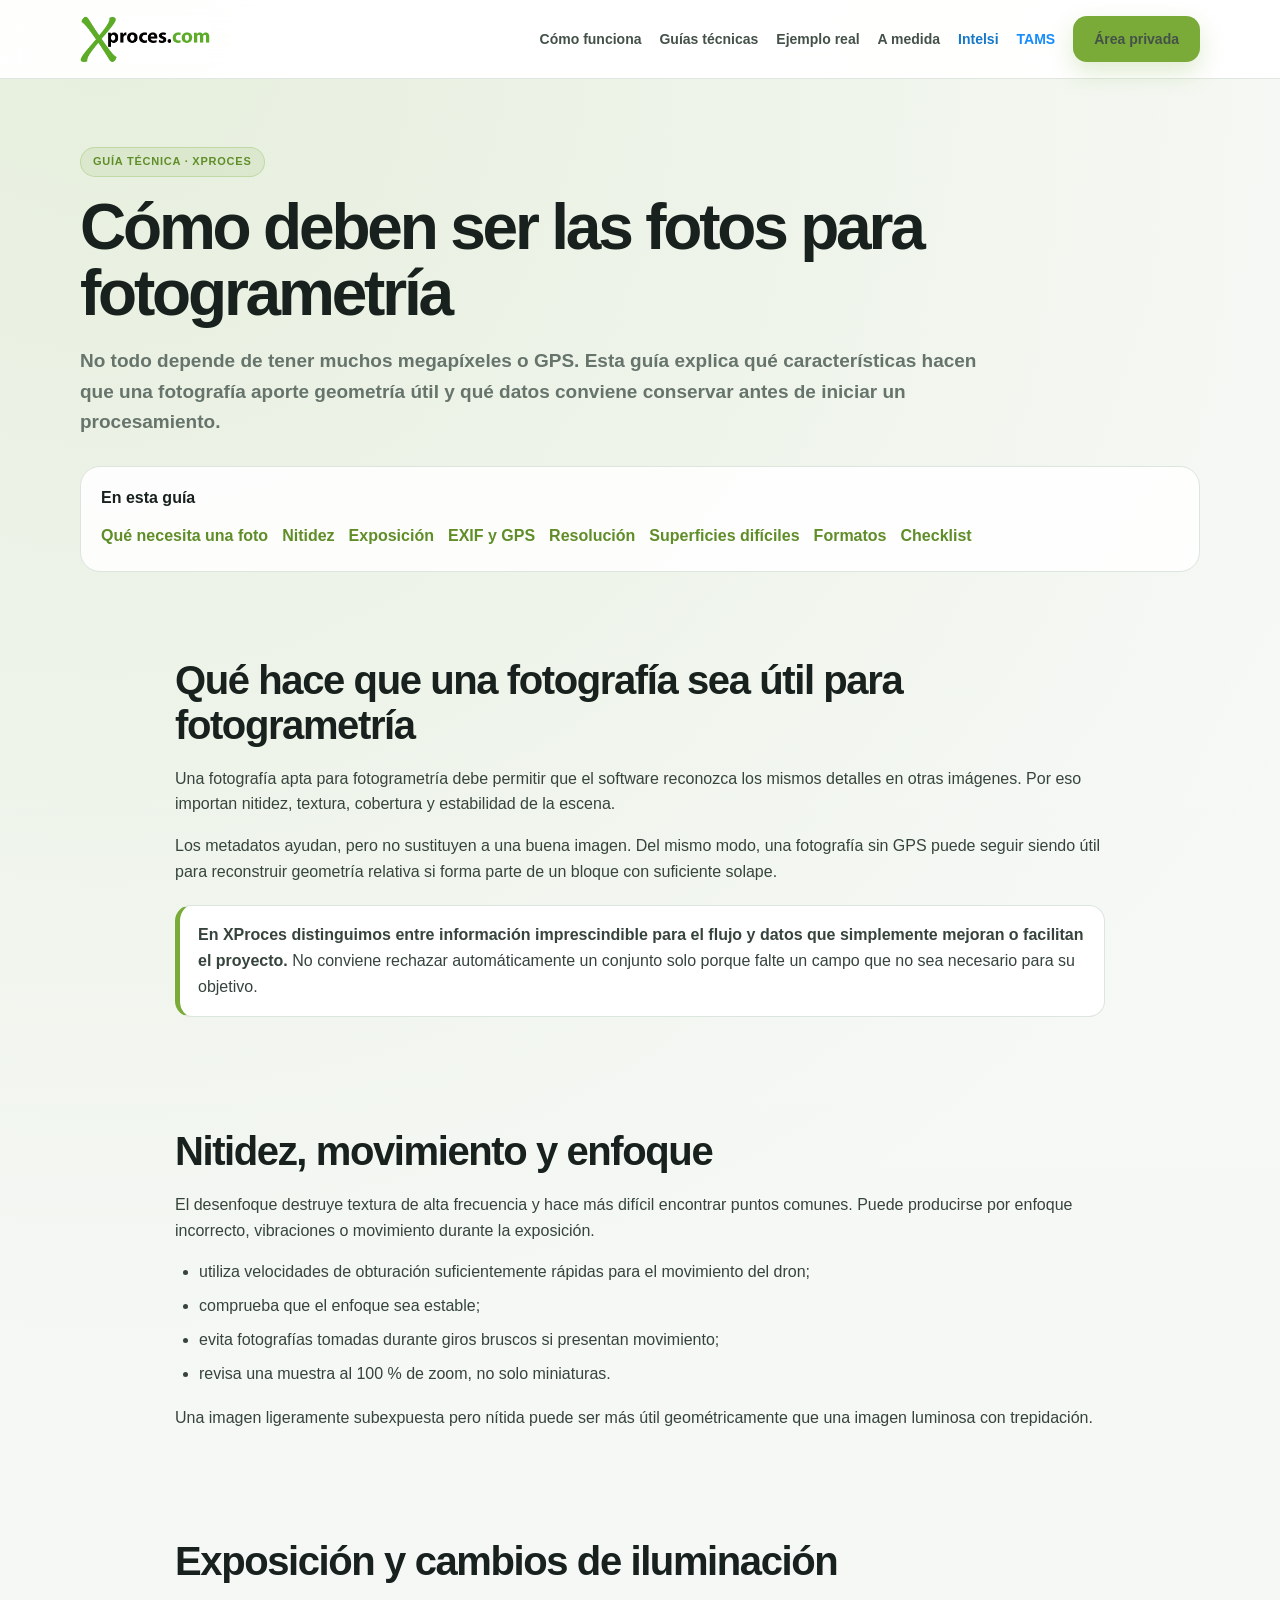
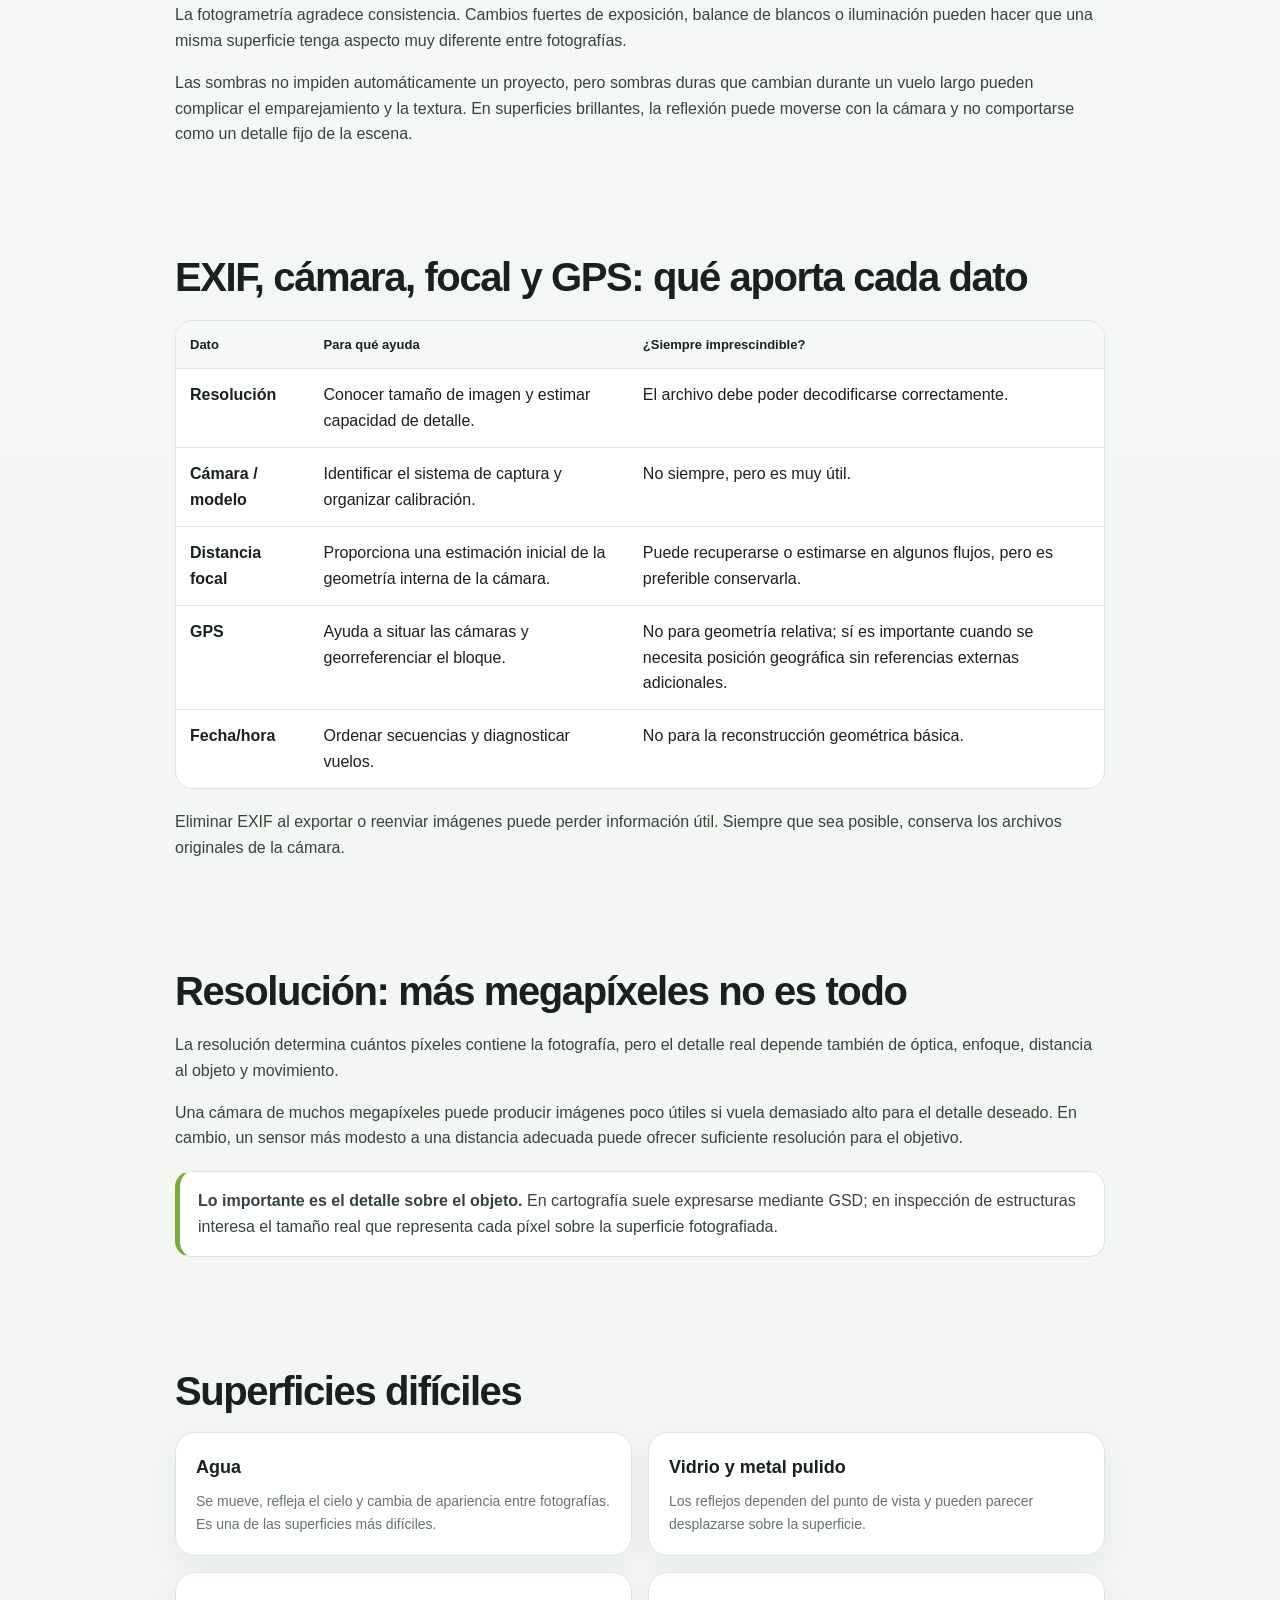
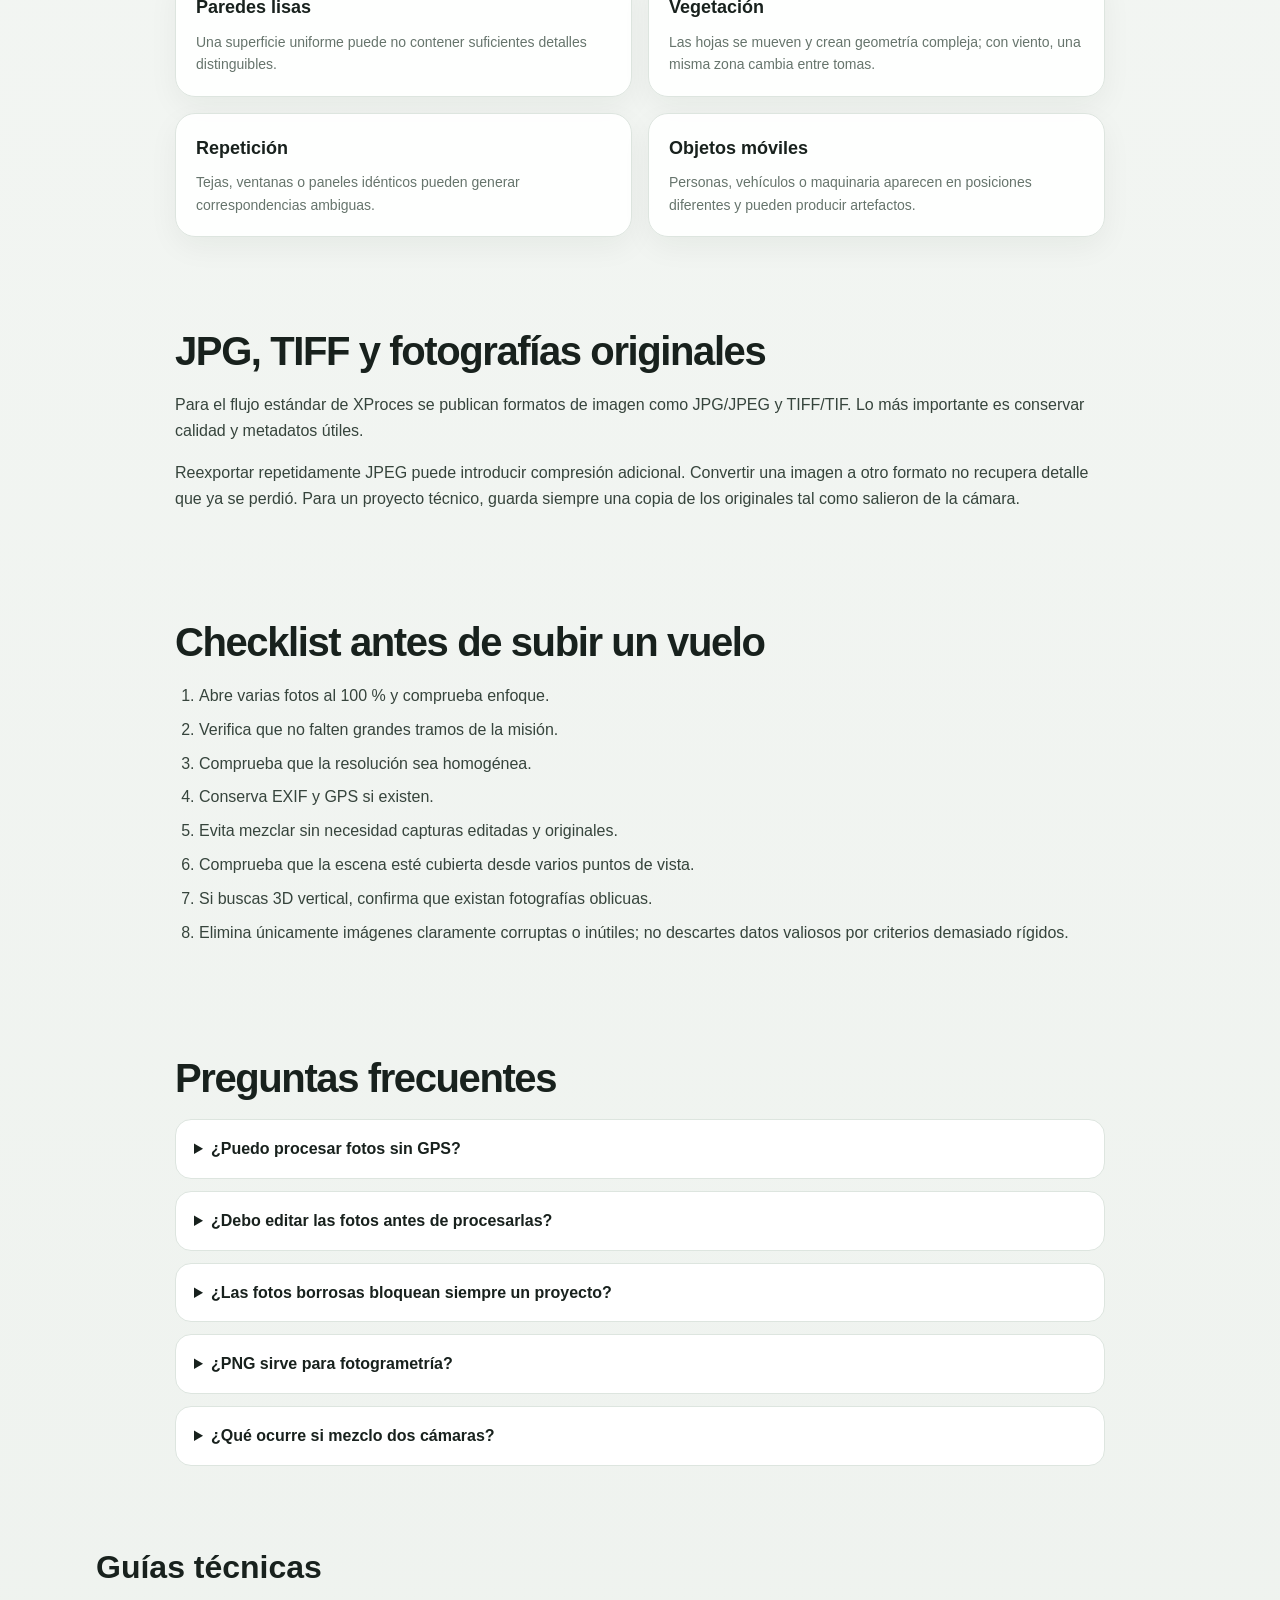
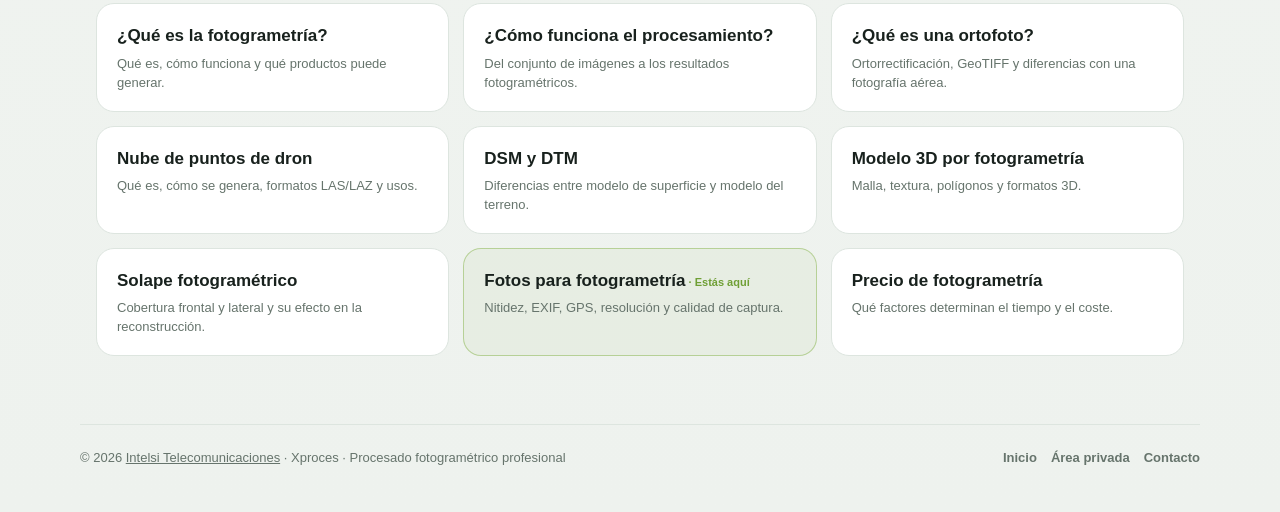
<file: fotos-para-fotogrametria/index.html>
<!DOCTYPE html>
<html lang="es"><head><meta charset="UTF-8"><meta name="viewport" content="width=device-width,initial-scale=1.0">
<title>Fotos para fotogrametría: EXIF, GPS y calidad | XProces</title>
<meta name="description" content="Cómo deben ser las fotos para fotogrametría: nitidez, solape, exposición, EXIF, GPS, focal, resolución, formatos y superficies difíciles.">
<meta name="robots" content="index,follow,max-image-preview:large">
<link rel="canonical" href="https://xproces.com/fotos-para-fotogrametria/">
<link rel="icon" href="/favicon.ico" sizes="any"><link rel="icon" type="image/png" sizes="48x48" href="/favicon-48x48.png"><link rel="apple-touch-icon" sizes="180x180" href="/apple-touch-icon.png">
<meta property="og:title" content="Fotos para fotogrametría: EXIF, GPS y calidad | XProces"><meta property="og:description" content="Cómo deben ser las fotos para fotogrametría: nitidez, solape, exposición, EXIF, GPS, focal, resolución, formatos y superficies difíciles."><meta property="og:url" content="https://xproces.com/fotos-para-fotogrametria/"><meta property="og:type" content="article"><meta property="og:image" content="https://xproces.com/og-image.jpg"><meta property="og:locale" content="es_ES">
<script type="application/ld+json">{"@context": "https://schema.org", "@graph": [{"@type": "Article", "headline": "Cómo deben ser las fotos para fotogrametría", "description": "Cómo deben ser las fotos para fotogrametría: nitidez, solape, exposición, EXIF, GPS, focal, resolución, formatos y superficies difíciles.", "mainEntityOfPage": "https://xproces.com/fotos-para-fotogrametria/", "dateModified": "2026-09-06", "publisher": {"@type": "Organization", "name": "Xproces", "legalName": "Intelsi Telecomunicaciones, S.L.", "url": "https://xproces.com/"}, "inLanguage": "es"}, {"@type": "BreadcrumbList", "itemListElement": [{"@type": "ListItem", "position": 1, "name": "Xproces", "item": "https://xproces.com/"}, {"@type": "ListItem", "position": 2, "name": "Cómo deben ser las fotos para fotogrametría", "item": "https://xproces.com/fotos-para-fotogrametria/"}]}, {"@type": "FAQPage", "mainEntity": [{"@type": "Question", "name": "¿Puedo procesar fotos sin GPS?", "acceptedAnswer": {"@type": "Answer", "text": "Sí. La geometría relativa puede reconstruirse sin GPS si existe buen solape. Para georreferenciar correctamente harán falta otras referencias o posiciones conocidas."}}, {"@type": "Question", "name": "¿Debo editar las fotos antes de procesarlas?", "acceptedAnswer": {"@type": "Answer", "text": "Normalmente es preferible trabajar con originales consistentes. Ediciones fuertes o diferentes entre imágenes pueden dificultar el emparejamiento y pueden eliminar EXIF."}}, {"@type": "Question", "name": "¿Las fotos borrosas bloquean siempre un proyecto?", "acceptedAnswer": {"@type": "Answer", "text": "No necesariamente una sola imagen, pero muchas fotos borrosas pueden impedir la alineación o reducir mucho la calidad. Conviene eliminarlas si son claramente inutilizables y existe cobertura redundante."}}, {"@type": "Question", "name": "¿PNG sirve para fotogrametría?", "acceptedAnswer": {"@type": "Answer", "text": "Técnicamente puede contener una imagen válida, pero el flujo estándar publicado de XProces se centra en JPG/JPEG y TIFF/TIF. Además, conversiones a PNG pueden perder metadatos de cámara."}}, {"@type": "Question", "name": "¿Qué ocurre si mezclo dos cámaras?", "acceptedAnswer": {"@type": "Answer", "text": "Puede ser procesable. El software puede tratar distintos grupos de calibración, pero aumenta la complejidad y conviene conservar correctamente los metadatos de cada cámara."}}]}]}</script>
<style>
:root{--bg:#f4f6f3;--panel:#fff;--text:#18211d;--muted:#66746c;--accent:#7aab39;--accent-dark:#5f8d28;--border:#dde5df;--shadow:0 18px 48px rgba(24,33,29,.09);--radius:24px}
*{box-sizing:border-box}html{scroll-behavior:smooth}body{margin:0;font-family:Arial,sans-serif;color:var(--text);background:radial-gradient(circle at 8% 0%,rgba(122,171,57,.14),transparent 26%),linear-gradient(180deg,#f8faf8 0%,#eef2ee 100%);line-height:1.62}a{color:inherit}.container{width:min(1120px,calc(100% - 32px));margin:0 auto}.site-header{position:sticky;top:0;z-index:20;background:rgba(255,255,255,.94);backdrop-filter:blur(14px);border-bottom:1px solid rgba(221,229,223,.9)}.header-inner{min-height:78px;display:flex;align-items:center;justify-content:space-between;gap:20px}.logo img{display:block;height:48px;width:auto}.nav{display:flex;align-items:center;gap:18px;font-size:14px;font-weight:800}.nav a{text-decoration:none;color:#445149}.nav a:hover{color:var(--accent)}.button{display:inline-flex;align-items:center;justify-content:center;min-height:46px;padding:0 20px;border-radius:14px;text-decoration:none;font-weight:900;border:1px solid transparent;transition:.18s ease}.button-primary{background:var(--accent);color:#fff;box-shadow:0 10px 24px rgba(122,171,57,.24)}.button-primary:hover{background:var(--accent-dark);transform:translateY(-1px)}.button-secondary{background:#fff;border-color:var(--border);color:var(--text)}.button-secondary:hover{border-color:rgba(122,171,57,.55);color:var(--accent)}.hero{padding:68px 0 40px}.eyebrow{display:inline-flex;align-items:center;min-height:30px;padding:0 12px;border-radius:999px;background:rgba(122,171,57,.11);border:1px solid rgba(122,171,57,.28);color:var(--accent-dark);font-size:11px;font-weight:900;text-transform:uppercase;letter-spacing:.07em}h1{margin:18px 0 16px;font-size:clamp(38px,6vw,64px);line-height:1.03;letter-spacing:-.05em}.lead{max-width:900px;color:var(--muted);font-size:19px;font-weight:700}.hero-actions{display:flex;gap:12px;flex-wrap:wrap;margin-top:26px}.toc{margin-top:28px;background:rgba(255,255,255,.88);border:1px solid var(--border);border-radius:20px;padding:18px 20px}.toc strong{display:block;margin-bottom:8px}.toc a{display:inline-block;margin:4px 14px 4px 0;color:var(--accent-dark);font-weight:800;text-decoration:none}.toc a:hover{text-decoration:underline}section{padding:46px 0}.content{max-width:930px;margin:0 auto}.content h2{font-size:clamp(28px,4vw,40px);line-height:1.12;letter-spacing:-.035em;margin:0 0 18px}.content h3{font-size:22px;margin:28px 0 10px}.content h4{font-size:17px;margin:22px 0 8px}.content p{margin:0 0 16px;color:#36443c;font-size:16px}.content ul,.content ol{margin:8px 0 18px;padding-left:24px;color:#36443c}.content li{margin:8px 0}.note{background:#fff;border:1px solid var(--border);border-left:5px solid var(--accent);border-radius:16px;padding:16px 18px;margin:20px 0;color:#36443c}.warning{background:#fffdf5;border-left-color:#d8a20b}.danger{background:#fff8f8;border-left-color:#d94b4b}.grid-2{display:grid;grid-template-columns:repeat(2,minmax(0,1fr));gap:16px}.grid-3{display:grid;grid-template-columns:repeat(3,minmax(0,1fr));gap:16px}.card{background:rgba(255,255,255,.96);border:1px solid var(--border);border-radius:20px;padding:20px;box-shadow:0 10px 30px rgba(24,33,29,.05)}.card h3{margin:0 0 8px;font-size:18px}.card p{margin:0;color:var(--muted);font-size:14px}.compare{width:100%;border-collapse:separate;border-spacing:0;background:#fff;border:1px solid var(--border);border-radius:18px;overflow:hidden;margin:20px 0}.compare th,.compare td{padding:13px 14px;border-bottom:1px solid var(--border);text-align:left;vertical-align:top}.compare th{background:#f7f9f7;font-size:13px}.compare tr:last-child td{border-bottom:0}.compare td:first-child{font-weight:800}.related{display:grid;grid-template-columns:repeat(3,minmax(0,1fr));gap:12px;margin-top:20px}.related a{display:block;background:#fff;border:1px solid var(--border);border-radius:16px;padding:15px;text-decoration:none;font-weight:800}.related a span{display:block;color:var(--muted);font-size:12px;font-weight:600;margin-top:3px}.related a:hover{border-color:rgba(122,171,57,.5);color:var(--accent-dark)}.faq{display:grid;gap:12px;max-width:930px;margin:0 auto}details{background:#fff;border:1px solid var(--border);border-radius:16px;padding:16px 18px}summary{cursor:pointer;font-weight:900}details p{margin:10px 0 0;color:var(--muted)}.cta{margin:34px 0 10px;padding:32px;background:linear-gradient(135deg,#6f9f35,#88b94a);border-radius:28px;color:#fff;display:flex;align-items:center;justify-content:space-between;gap:24px}.cta h2{margin:0 0 7px;font-size:30px}.cta p{margin:0;color:rgba(255,255,255,.9);font-weight:700}.cta .button{background:#fff;color:var(--accent-dark)}footer{padding:30px 0 44px;color:var(--muted);font-size:13px}.footer-inner{border-top:1px solid var(--border);padding-top:22px;display:flex;justify-content:space-between;gap:18px;flex-wrap:wrap}.footer-links{display:flex;gap:14px;flex-wrap:wrap}.footer-links a{text-decoration:none;font-weight:800}@media(max-width:850px){.grid-2,.grid-3,.related{grid-template-columns:1fr}.nav a:not(.button){display:none}}@media(max-width:600px){.container{width:min(100% - 22px,1120px)}.hero{padding-top:42px}h1{font-size:42px}.cta{align-items:flex-start;flex-direction:column}.compare{font-size:13px}.compare th,.compare td{padding:10px}}

.nav{display:flex;align-items:center;gap:18px;font-size:14px;font-weight:800}
.nav a{text-decoration:none;color:#445149}
.nav a:hover{color:var(--accent)}
.nav-external{display:inline-flex;align-items:center;white-space:nowrap}
.nav-intelsi{color:#1678c8 !important}
.nav-intelsi:hover{color:#0f5f9f !important}
.nav-tams{color:#168cff !important}
.nav-tams:hover{color:#006fd6 !important}


.xproces-all-guides{max-width:1120px;margin:38px auto;padding:0 16px}
.xproces-all-guides h2{margin:0 0 18px;font-size:32px;line-height:1.1}
.xproces-all-guides-grid{display:grid;grid-template-columns:repeat(3,minmax(0,1fr));gap:14px}
.xproces-all-guide{display:block;padding:18px 20px;border:1px solid #dde5df;border-radius:18px;background:#fff;text-decoration:none;color:inherit;transition:.18s ease}
.xproces-all-guide:hover{transform:translateY(-1px);border-color:rgba(122,171,57,.55);box-shadow:0 10px 28px rgba(24,33,29,.06)}
.xproces-all-guide strong{display:block;margin-bottom:5px;font-size:17px}
.xproces-all-guide span{display:block;color:#66746c;font-size:13px;line-height:1.45}
.xproces-all-guide[aria-current="page"]{border-color:rgba(122,171,57,.45);background:rgba(122,171,57,.06)}
.xproces-all-guide[aria-current="page"] strong:after{content:" · Estás aquí";font-size:11px;color:#6f9f35;font-weight:800}
@media(max-width:850px){.xproces-all-guides-grid{grid-template-columns:1fr}}

</style>
<script async src="https://www.googletagmanager.com/gtag/js?id=G-1FV4TSWPXP"></script><script>window.dataLayer=window.dataLayer||[];function gtag(){dataLayer.push(arguments);}gtag('js',new Date());gtag('config','G-1FV4TSWPXP');</script>
</head><body>
<header class="site-header"><div class="container header-inner"><a class="logo" href="/"><img src="/xproces.png476por176.png" alt="Xproces"></a>
<nav class="nav" aria-label="Navegación principal">
  <a href="/#como-funciona">Cómo funciona</a>
  <a href="/#guias-tecnicas">Guías técnicas</a>
  <a href="/#ejemplo-real">Ejemplo real</a>
  <a href="/#a-medida">A medida</a>

  <a href="https://www.intelsi.es/"
     class="nav-external nav-intelsi"
     target="_blank"
     rel="noopener noreferrer"
     aria-label="Visitar Intelsi Telecomunicaciones">Intelsi</a>

  <a href="https://tamssoftware.es/"
     class="nav-external nav-tams"
     target="_blank"
     rel="noopener noreferrer"
     aria-label="Visitar la web oficial de TAMS">TAMS</a>

  <a class="button button-primary" href="/area-privada">Área privada</a>
</nav>
</div></header>
<main>
<section class="hero"><div class="container"><span class="eyebrow">Guía técnica · XProces</span><h1>Cómo deben ser las fotos para fotogrametría</h1><p class="lead">No todo depende de tener muchos megapíxeles o GPS. Esta guía explica qué características hacen que una fotografía aporte geometría útil y qué datos conviene conservar antes de iniciar un procesamiento.</p><div class="toc"><strong>En esta guía</strong><a href="#principio">Qué necesita una foto</a><a href="#nitidez">Nitidez</a><a href="#exposicion">Exposición</a><a href="#metadatos">EXIF y GPS</a><a href="#resolucion">Resolución</a><a href="#superficies">Superficies difíciles</a><a href="#formatos">Formatos</a><a href="#checklist">Checklist</a></div></div></section>

<section id="principio"><div class="container content"><h2>Qué hace que una fotografía sea útil para fotogrametría</h2>
<p>Una fotografía apta para fotogrametría debe permitir que el software reconozca los mismos detalles en otras imágenes. Por eso importan nitidez, textura, cobertura y estabilidad de la escena.</p>
<p>Los metadatos ayudan, pero no sustituyen a una buena imagen. Del mismo modo, una fotografía sin GPS puede seguir siendo útil para reconstruir geometría relativa si forma parte de un bloque con suficiente solape.</p>
<div class="note"><strong>En XProces distinguimos entre información imprescindible para el flujo y datos que simplemente mejoran o facilitan el proyecto.</strong> No conviene rechazar automáticamente un conjunto solo porque falte un campo que no sea necesario para su objetivo.</div>
</div></section>

<section id="nitidez"><div class="container content"><h2>Nitidez, movimiento y enfoque</h2>
<p>El desenfoque destruye textura de alta frecuencia y hace más difícil encontrar puntos comunes. Puede producirse por enfoque incorrecto, vibraciones o movimiento durante la exposición.</p>
<ul>
<li>utiliza velocidades de obturación suficientemente rápidas para el movimiento del dron;</li>
<li>comprueba que el enfoque sea estable;</li>
<li>evita fotografías tomadas durante giros bruscos si presentan movimiento;</li>
<li>revisa una muestra al 100 % de zoom, no solo miniaturas.</li>
</ul>
<p>Una imagen ligeramente subexpuesta pero nítida puede ser más útil geométricamente que una imagen luminosa con trepidación.</p>
</div></section>

<section id="exposicion"><div class="container content"><h2>Exposición y cambios de iluminación</h2>
<p>La fotogrametría agradece consistencia. Cambios fuertes de exposición, balance de blancos o iluminación pueden hacer que una misma superficie tenga aspecto muy diferente entre fotografías.</p>
<p>Las sombras no impiden automáticamente un proyecto, pero sombras duras que cambian durante un vuelo largo pueden complicar el emparejamiento y la textura. En superficies brillantes, la reflexión puede moverse con la cámara y no comportarse como un detalle fijo de la escena.</p>
</div></section>

<section id="metadatos"><div class="container content"><h2>EXIF, cámara, focal y GPS: qué aporta cada dato</h2>
<table class="compare"><thead><tr><th>Dato</th><th>Para qué ayuda</th><th>¿Siempre imprescindible?</th></tr></thead><tbody>
<tr><td>Resolución</td><td>Conocer tamaño de imagen y estimar capacidad de detalle.</td><td>El archivo debe poder decodificarse correctamente.</td></tr>
<tr><td>Cámara / modelo</td><td>Identificar el sistema de captura y organizar calibración.</td><td>No siempre, pero es muy útil.</td></tr>
<tr><td>Distancia focal</td><td>Proporciona una estimación inicial de la geometría interna de la cámara.</td><td>Puede recuperarse o estimarse en algunos flujos, pero es preferible conservarla.</td></tr>
<tr><td>GPS</td><td>Ayuda a situar las cámaras y georreferenciar el bloque.</td><td>No para geometría relativa; sí es importante cuando se necesita posición geográfica sin referencias externas adicionales.</td></tr>
<tr><td>Fecha/hora</td><td>Ordenar secuencias y diagnosticar vuelos.</td><td>No para la reconstrucción geométrica básica.</td></tr>
</tbody></table>
<p>Eliminar EXIF al exportar o reenviar imágenes puede perder información útil. Siempre que sea posible, conserva los archivos originales de la cámara.</p>
</div></section>

<section id="resolucion"><div class="container content"><h2>Resolución: más megapíxeles no es todo</h2>
<p>La resolución determina cuántos píxeles contiene la fotografía, pero el detalle real depende también de óptica, enfoque, distancia al objeto y movimiento.</p>
<p>Una cámara de muchos megapíxeles puede producir imágenes poco útiles si vuela demasiado alto para el detalle deseado. En cambio, un sensor más modesto a una distancia adecuada puede ofrecer suficiente resolución para el objetivo.</p>
<div class="note"><strong>Lo importante es el detalle sobre el objeto.</strong> En cartografía suele expresarse mediante GSD; en inspección de estructuras interesa el tamaño real que representa cada píxel sobre la superficie fotografiada.</div>
</div></section>

<section id="superficies"><div class="container content"><h2>Superficies difíciles</h2>
<div class="grid-2">
<div class="card"><h3>Agua</h3><p>Se mueve, refleja el cielo y cambia de apariencia entre fotografías. Es una de las superficies más difíciles.</p></div>
<div class="card"><h3>Vidrio y metal pulido</h3><p>Los reflejos dependen del punto de vista y pueden parecer desplazarse sobre la superficie.</p></div>
<div class="card"><h3>Paredes lisas</h3><p>Una superficie uniforme puede no contener suficientes detalles distinguibles.</p></div>
<div class="card"><h3>Vegetación</h3><p>Las hojas se mueven y crean geometría compleja; con viento, una misma zona cambia entre tomas.</p></div>
<div class="card"><h3>Repetición</h3><p>Tejas, ventanas o paneles idénticos pueden generar correspondencias ambiguas.</p></div>
<div class="card"><h3>Objetos móviles</h3><p>Personas, vehículos o maquinaria aparecen en posiciones diferentes y pueden producir artefactos.</p></div>
</div>
</div></section>

<section id="formatos"><div class="container content"><h2>JPG, TIFF y fotografías originales</h2>
<p>Para el flujo estándar de XProces se publican formatos de imagen como JPG/JPEG y TIFF/TIF. Lo más importante es conservar calidad y metadatos útiles.</p>
<p>Reexportar repetidamente JPEG puede introducir compresión adicional. Convertir una imagen a otro formato no recupera detalle que ya se perdió. Para un proyecto técnico, guarda siempre una copia de los originales tal como salieron de la cámara.</p>
</div></section>

<section id="checklist"><div class="container content"><h2>Checklist antes de subir un vuelo</h2>
<ol>
<li>Abre varias fotos al 100 % y comprueba enfoque.</li>
<li>Verifica que no falten grandes tramos de la misión.</li>
<li>Comprueba que la resolución sea homogénea.</li>
<li>Conserva EXIF y GPS si existen.</li>
<li>Evita mezclar sin necesidad capturas editadas y originales.</li>
<li>Comprueba que la escena esté cubierta desde varios puntos de vista.</li>
<li>Si buscas 3D vertical, confirma que existan fotografías oblicuas.</li>
<li>Elimina únicamente imágenes claramente corruptas o inútiles; no descartes datos valiosos por criterios demasiado rígidos.</li>
</ol>
</div></section>

<section id="preguntas"><div class="container"><div class="content"><h2>Preguntas frecuentes</h2></div><div class="faq"><details><summary>¿Puedo procesar fotos sin GPS?</summary><p>Sí. La geometría relativa puede reconstruirse sin GPS si existe buen solape. Para georreferenciar correctamente harán falta otras referencias o posiciones conocidas.</p></details><details><summary>¿Debo editar las fotos antes de procesarlas?</summary><p>Normalmente es preferible trabajar con originales consistentes. Ediciones fuertes o diferentes entre imágenes pueden dificultar el emparejamiento y pueden eliminar EXIF.</p></details><details><summary>¿Las fotos borrosas bloquean siempre un proyecto?</summary><p>No necesariamente una sola imagen, pero muchas fotos borrosas pueden impedir la alineación o reducir mucho la calidad. Conviene eliminarlas si son claramente inutilizables y existe cobertura redundante.</p></details><details><summary>¿PNG sirve para fotogrametría?</summary><p>Técnicamente puede contener una imagen válida, pero el flujo estándar publicado de XProces se centra en JPG/JPEG y TIFF/TIF. Además, conversiones a PNG pueden perder metadatos de cámara.</p></details><details><summary>¿Qué ocurre si mezclo dos cámaras?</summary><p>Puede ser procesable. El software puede tratar distintos grupos de calibración, pero aumenta la complejidad y conviene conservar correctamente los metadatos de cada cámara.</p></details></div></div></section>

<section class="xproces-all-guides"><h2>Guías técnicas</h2><div class="xproces-all-guides-grid"><a class="xproces-all-guide" href="/fotogrametria-online/"><strong>¿Qué es la fotogrametría?</strong><span>Qué es, cómo funciona y qué productos puede generar.</span></a><a class="xproces-all-guide" href="/procesar-fotos-dron-online/"><strong>¿Cómo funciona el procesamiento?</strong><span>Del conjunto de imágenes a los resultados fotogramétricos.</span></a><a class="xproces-all-guide" href="/ortofoto-dron-online/"><strong>¿Qué es una ortofoto?</strong><span>Ortorrectificación, GeoTIFF y diferencias con una fotografía aérea.</span></a><a class="xproces-all-guide" href="/nube-de-puntos-dron/"><strong>Nube de puntos de dron</strong><span>Qué es, cómo se genera, formatos LAS/LAZ y usos.</span></a><a class="xproces-all-guide" href="/dsm-dtm-dron/"><strong>DSM y DTM</strong><span>Diferencias entre modelo de superficie y modelo del terreno.</span></a><a class="xproces-all-guide" href="/modelo-3d-fotogrametria/"><strong>Modelo 3D por fotogrametría</strong><span>Malla, textura, polígonos y formatos 3D.</span></a><a class="xproces-all-guide" href="/solape-fotogrametria-dron/"><strong>Solape fotogramétrico</strong><span>Cobertura frontal y lateral y su efecto en la reconstrucción.</span></a><a class="xproces-all-guide" href="/fotos-para-fotogrametria/" aria-current="page"><strong>Fotos para fotogrametría</strong><span>Nitidez, EXIF, GPS, resolución y calidad de captura.</span></a><a class="xproces-all-guide" href="/precios-fotogrametria/"><strong>Precio de fotogrametría</strong><span>Qué factores determinan el tiempo y el coste.</span></a></div></section>
</main>
<footer><div class="container footer-inner"><div>© 2026 <a href="https://www.intelsi.es/" target="_blank" rel="noopener noreferrer">Intelsi Telecomunicaciones</a> · Xproces · Procesado fotogramétrico profesional</div><div class="footer-links"><a href="/">Inicio</a><a href="/area-privada">Área privada</a><a href="mailto:soporte@xproces.com">Contacto</a></div></div></footer>
</body></html>
</file>
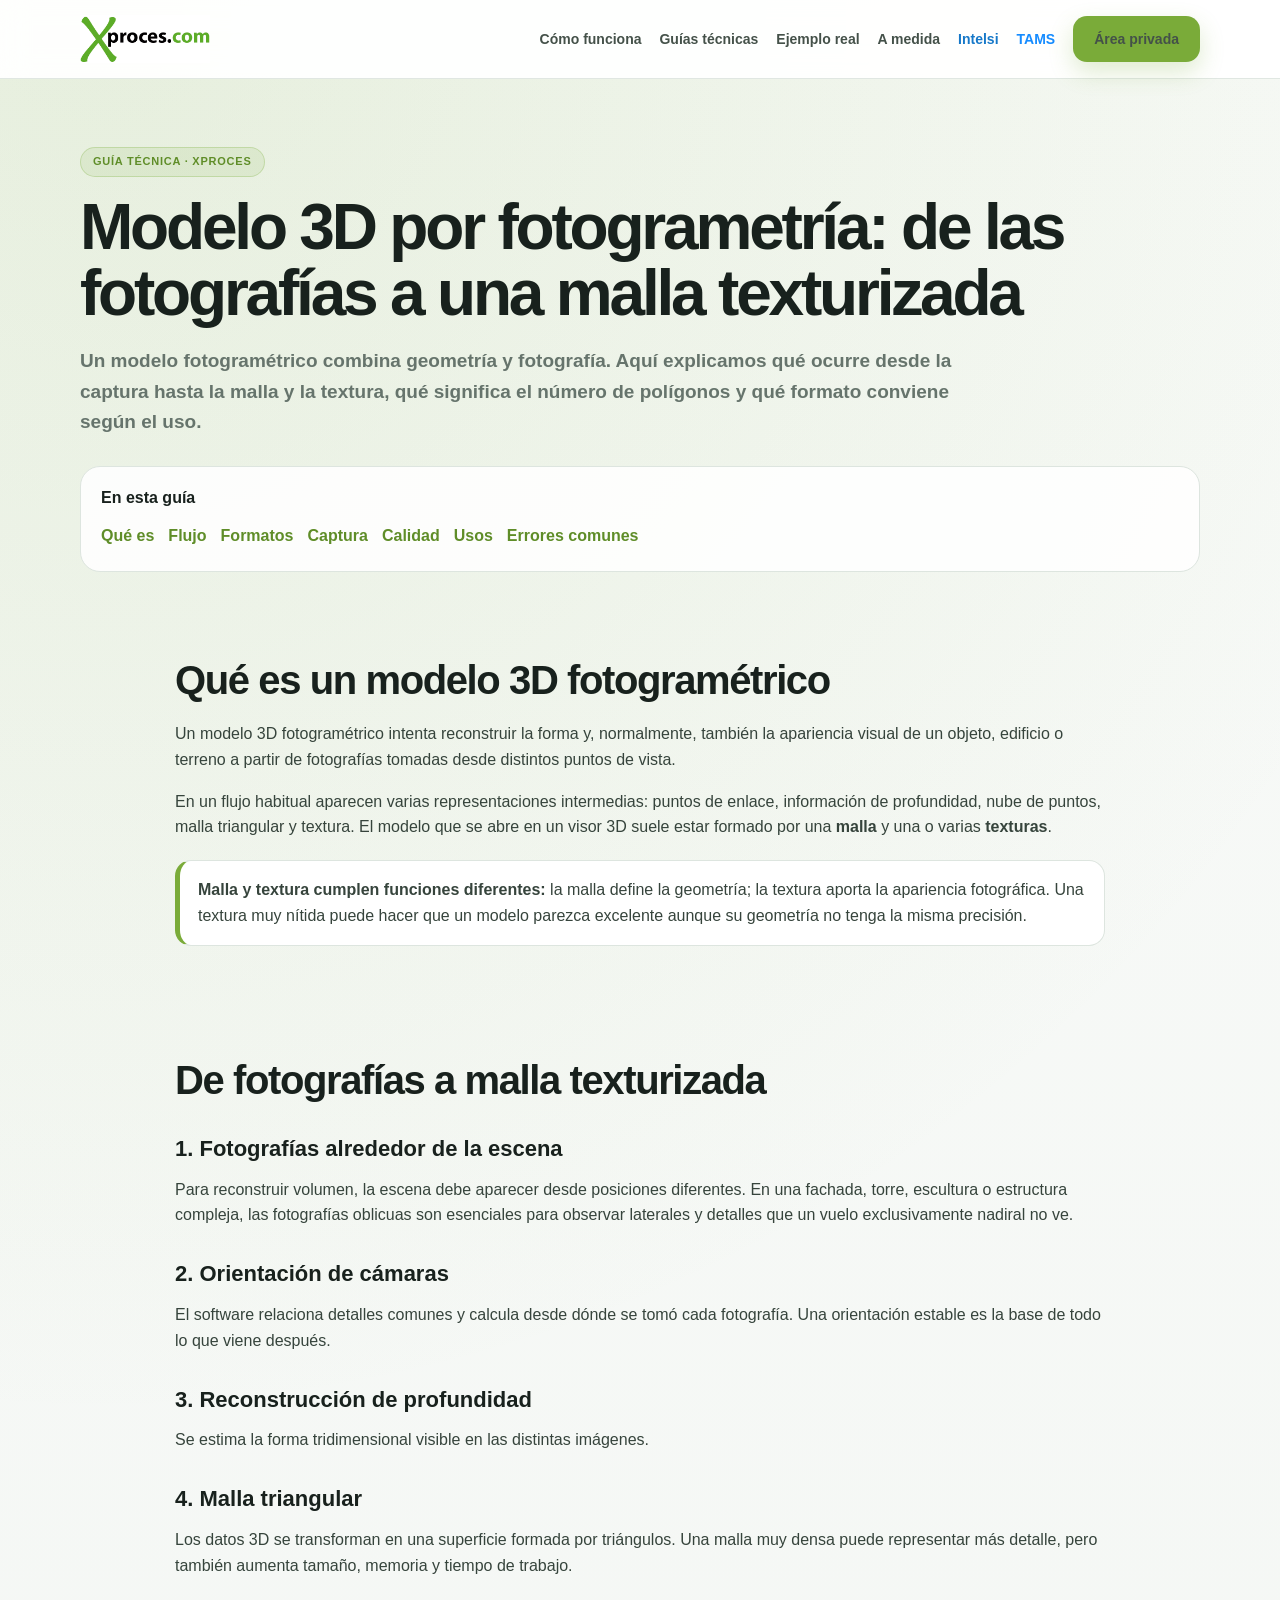
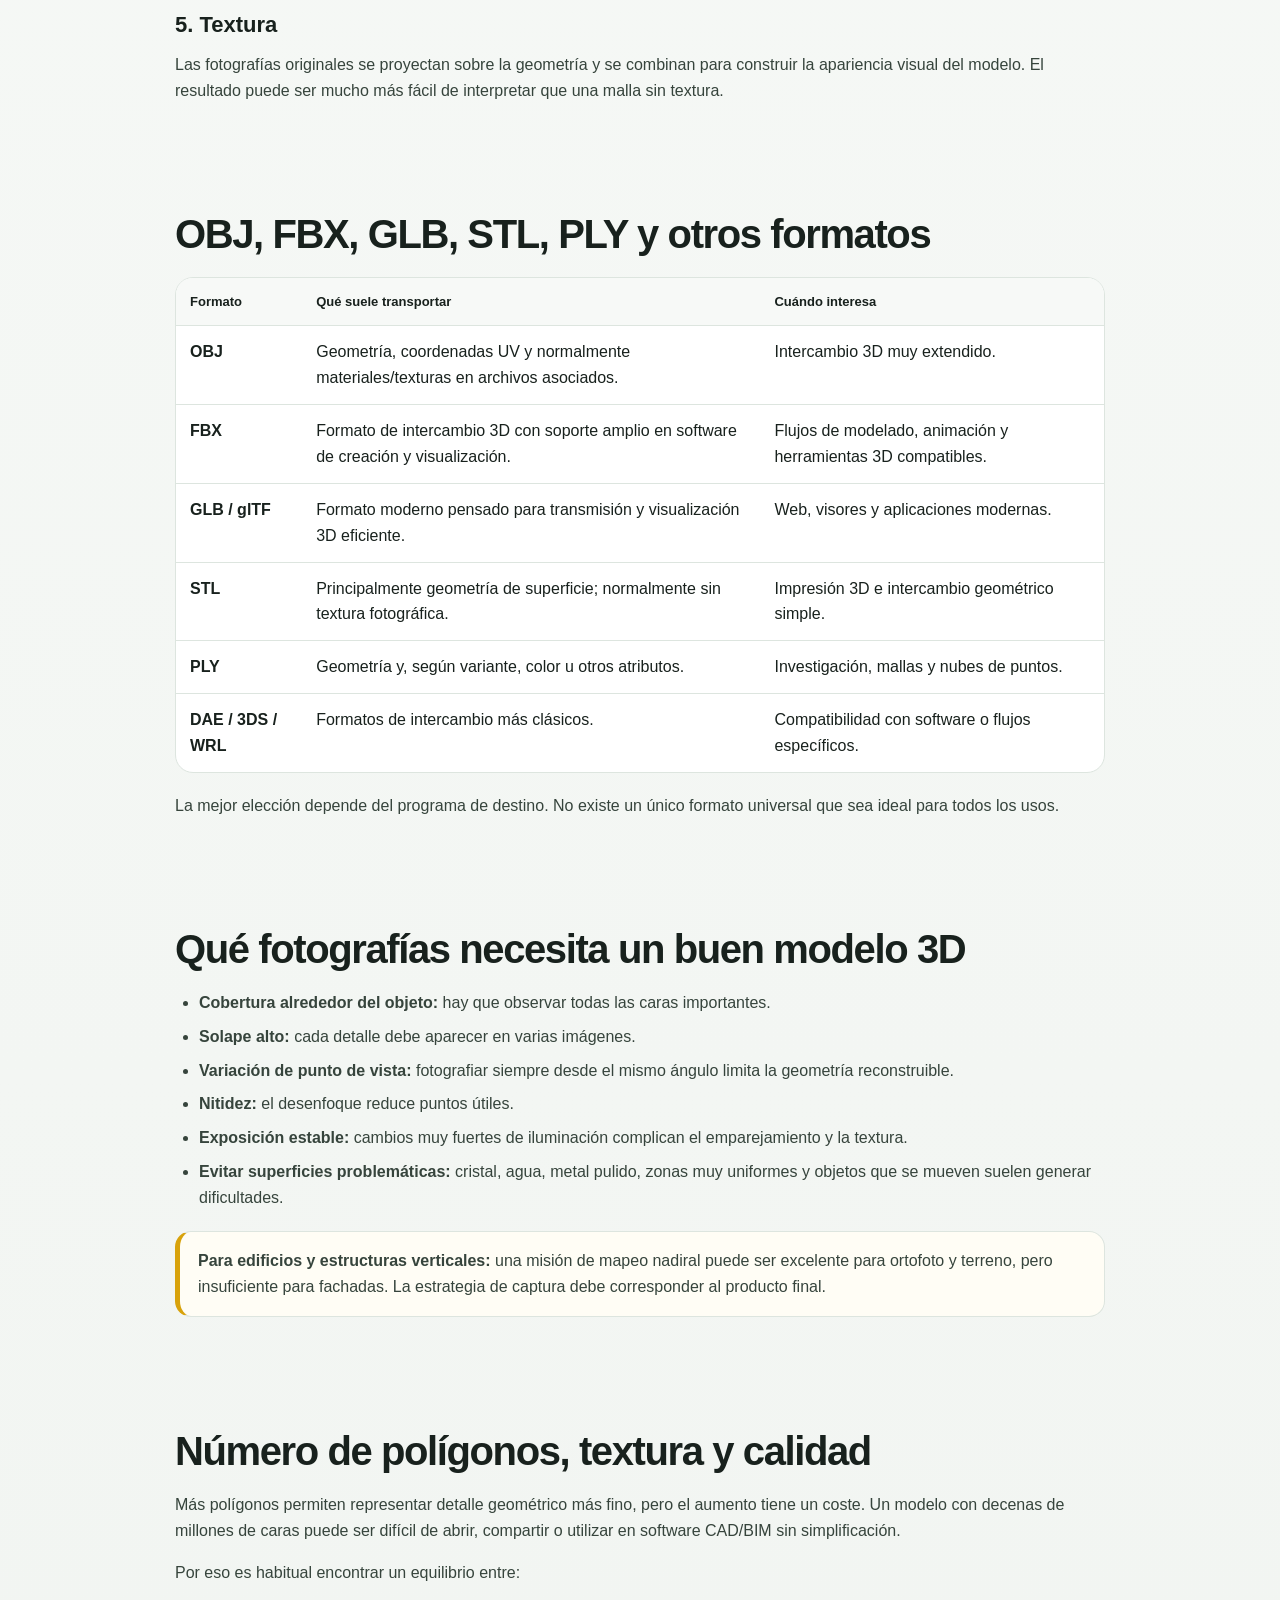
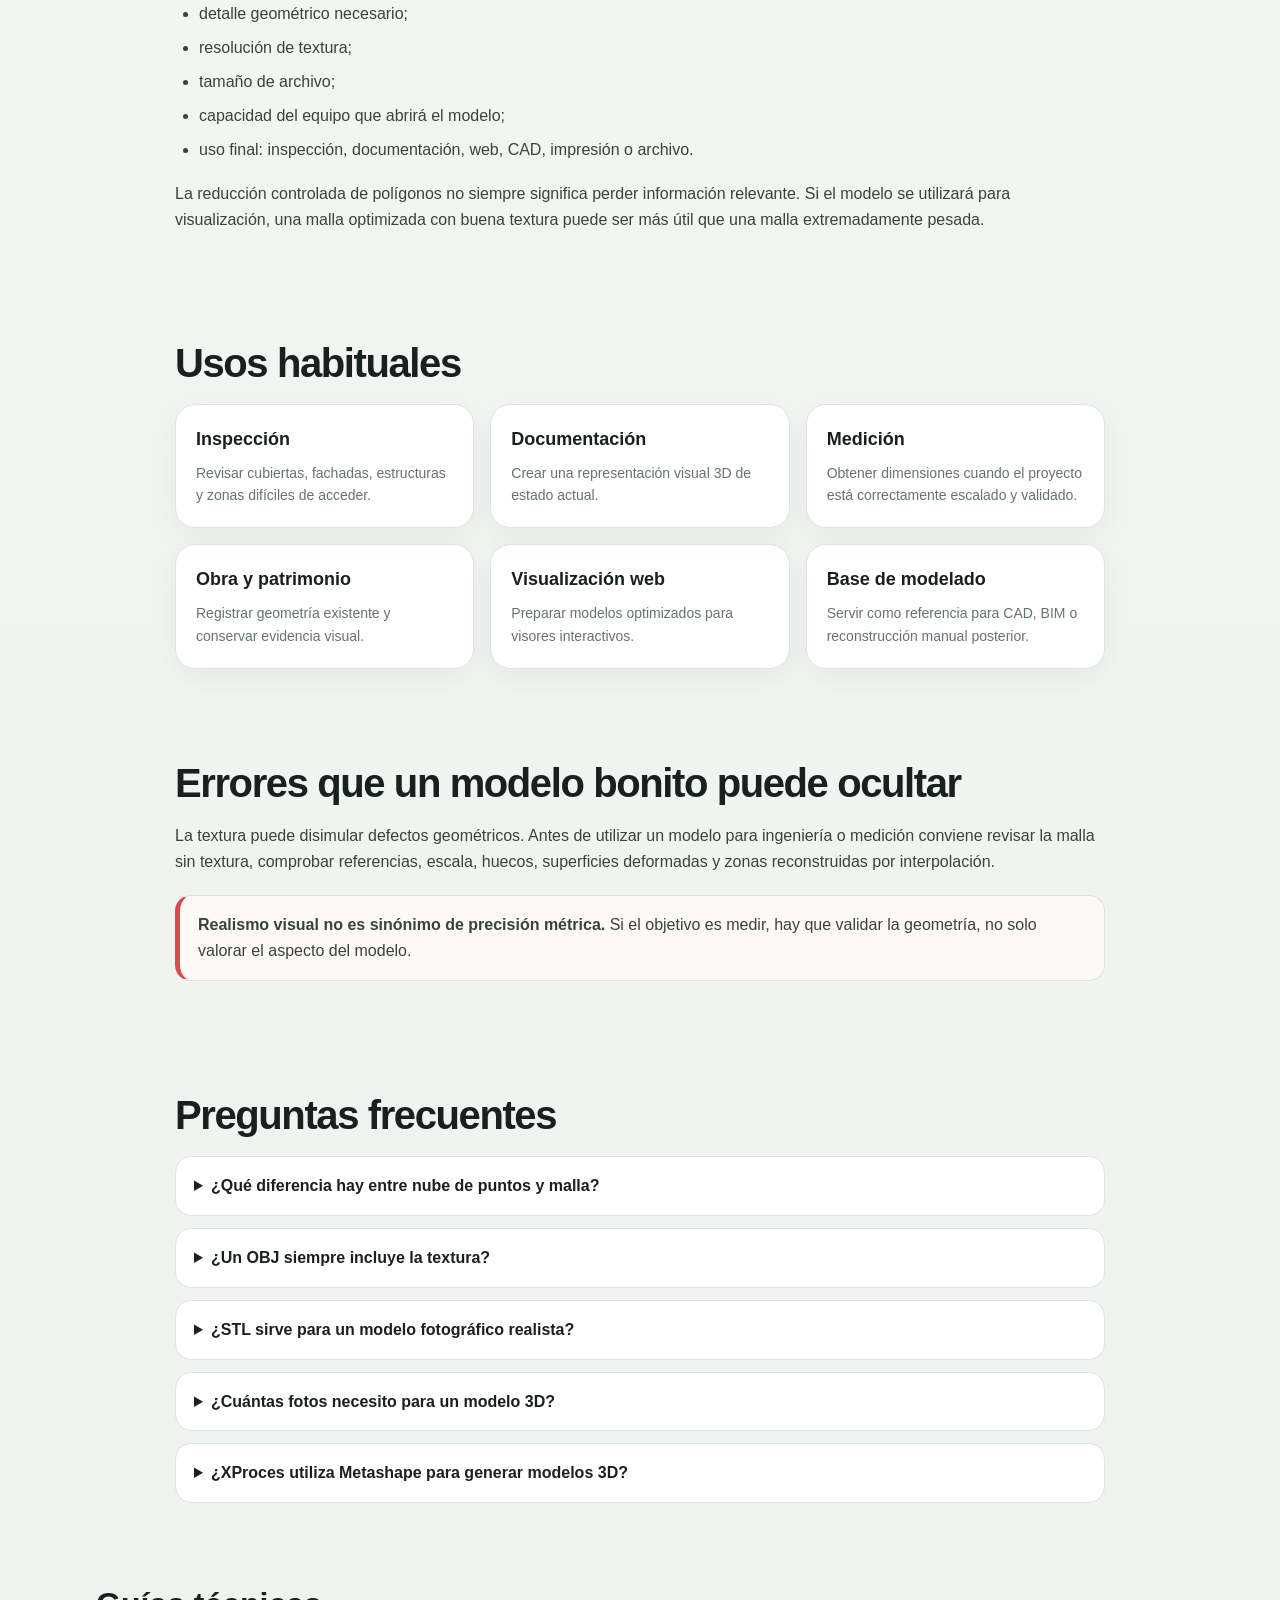
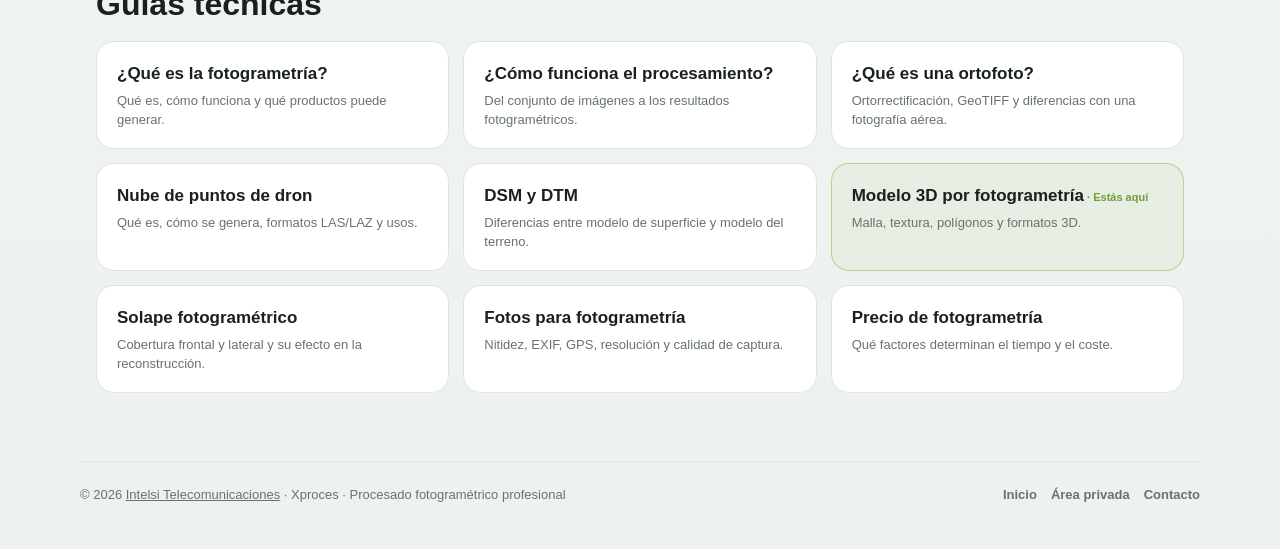
<file: modelo-3d-fotogrametria/index.html>
<!DOCTYPE html>
<html lang="es"><head><meta charset="UTF-8"><meta name="viewport" content="width=device-width,initial-scale=1.0">
<title>Modelo 3D por fotogrametría: malla y textura | XProces</title>
<meta name="description" content="Cómo se crea un modelo 3D por fotogrametría, diferencias entre nube y malla, texturas, polígonos y formatos OBJ, FBX, GLB, STL, PLY y otros.">
<meta name="robots" content="index,follow,max-image-preview:large">
<link rel="canonical" href="https://xproces.com/modelo-3d-fotogrametria/">
<link rel="icon" href="/favicon.ico" sizes="any"><link rel="icon" type="image/png" sizes="48x48" href="/favicon-48x48.png"><link rel="apple-touch-icon" sizes="180x180" href="/apple-touch-icon.png">
<meta property="og:title" content="Modelo 3D por fotogrametría: malla y textura | XProces"><meta property="og:description" content="Cómo se crea un modelo 3D por fotogrametría, diferencias entre nube y malla, texturas, polígonos y formatos OBJ, FBX, GLB, STL, PLY y otros."><meta property="og:url" content="https://xproces.com/modelo-3d-fotogrametria/"><meta property="og:type" content="article"><meta property="og:image" content="https://xproces.com/og-image.jpg"><meta property="og:locale" content="es_ES">
<script type="application/ld+json">{"@context": "https://schema.org", "@graph": [{"@type": "Article", "headline": "Modelo 3D por fotogrametría: de las fotografías a una malla texturizada", "description": "Cómo se crea un modelo 3D por fotogrametría, diferencias entre nube y malla, texturas, polígonos y formatos OBJ, FBX, GLB, STL, PLY y otros.", "mainEntityOfPage": "https://xproces.com/modelo-3d-fotogrametria/", "dateModified": "2026-09-06", "publisher": {"@type": "Organization", "name": "Xproces", "legalName": "Intelsi Telecomunicaciones, S.L.", "url": "https://xproces.com/"}, "inLanguage": "es"}, {"@type": "BreadcrumbList", "itemListElement": [{"@type": "ListItem", "position": 1, "name": "Xproces", "item": "https://xproces.com/"}, {"@type": "ListItem", "position": 2, "name": "Modelo 3D por fotogrametría: de las fotografías a una malla texturizada", "item": "https://xproces.com/modelo-3d-fotogrametria/"}]}, {"@type": "FAQPage", "mainEntity": [{"@type": "Question", "name": "¿Qué diferencia hay entre nube de puntos y malla?", "acceptedAnswer": {"@type": "Answer", "text": "La nube contiene puntos 3D independientes. La malla conecta vértices mediante triángulos y crea una superficie continua."}}, {"@type": "Question", "name": "¿Un OBJ siempre incluye la textura?", "acceptedAnswer": {"@type": "Answer", "text": "No necesariamente dentro del mismo archivo. Habitualmente el OBJ utiliza un archivo de materiales y archivos de imagen asociados. Al moverlo, deben conservarse esos elementos."}}, {"@type": "Question", "name": "¿STL sirve para un modelo fotográfico realista?", "acceptedAnswer": {"@type": "Answer", "text": "STL se centra en la geometría y normalmente no conserva una textura fotográfica como un OBJ o GLB. Es útil cuando interesa la forma, por ejemplo para impresión 3D."}}, {"@type": "Question", "name": "¿Cuántas fotos necesito para un modelo 3D?", "acceptedAnswer": {"@type": "Answer", "text": "No existe un número universal. Depende del tamaño y complejidad de la escena, distancia de captura, solape, cobertura y nivel de detalle que se necesite."}}, {"@type": "Question", "name": "¿XProces utiliza Metashape para generar modelos 3D?", "acceptedAnswer": {"@type": "Answer", "text": "Sí. Agisoft Metashape es el motor principal de procesamiento fotogramétrico de XProces; la plataforma automatiza el flujo y organiza la entrega."}}]}]}</script>
<style>
:root{--bg:#f4f6f3;--panel:#fff;--text:#18211d;--muted:#66746c;--accent:#7aab39;--accent-dark:#5f8d28;--border:#dde5df;--shadow:0 18px 48px rgba(24,33,29,.09);--radius:24px}
*{box-sizing:border-box}html{scroll-behavior:smooth}body{margin:0;font-family:Arial,sans-serif;color:var(--text);background:radial-gradient(circle at 8% 0%,rgba(122,171,57,.14),transparent 26%),linear-gradient(180deg,#f8faf8 0%,#eef2ee 100%);line-height:1.62}a{color:inherit}.container{width:min(1120px,calc(100% - 32px));margin:0 auto}.site-header{position:sticky;top:0;z-index:20;background:rgba(255,255,255,.94);backdrop-filter:blur(14px);border-bottom:1px solid rgba(221,229,223,.9)}.header-inner{min-height:78px;display:flex;align-items:center;justify-content:space-between;gap:20px}.logo img{display:block;height:48px;width:auto}.nav{display:flex;align-items:center;gap:18px;font-size:14px;font-weight:800}.nav a{text-decoration:none;color:#445149}.nav a:hover{color:var(--accent)}.button{display:inline-flex;align-items:center;justify-content:center;min-height:46px;padding:0 20px;border-radius:14px;text-decoration:none;font-weight:900;border:1px solid transparent;transition:.18s ease}.button-primary{background:var(--accent);color:#fff;box-shadow:0 10px 24px rgba(122,171,57,.24)}.button-primary:hover{background:var(--accent-dark);transform:translateY(-1px)}.button-secondary{background:#fff;border-color:var(--border);color:var(--text)}.button-secondary:hover{border-color:rgba(122,171,57,.55);color:var(--accent)}.hero{padding:68px 0 40px}.eyebrow{display:inline-flex;align-items:center;min-height:30px;padding:0 12px;border-radius:999px;background:rgba(122,171,57,.11);border:1px solid rgba(122,171,57,.28);color:var(--accent-dark);font-size:11px;font-weight:900;text-transform:uppercase;letter-spacing:.07em}h1{margin:18px 0 16px;font-size:clamp(38px,6vw,64px);line-height:1.03;letter-spacing:-.05em}.lead{max-width:900px;color:var(--muted);font-size:19px;font-weight:700}.hero-actions{display:flex;gap:12px;flex-wrap:wrap;margin-top:26px}.toc{margin-top:28px;background:rgba(255,255,255,.88);border:1px solid var(--border);border-radius:20px;padding:18px 20px}.toc strong{display:block;margin-bottom:8px}.toc a{display:inline-block;margin:4px 14px 4px 0;color:var(--accent-dark);font-weight:800;text-decoration:none}.toc a:hover{text-decoration:underline}section{padding:46px 0}.content{max-width:930px;margin:0 auto}.content h2{font-size:clamp(28px,4vw,40px);line-height:1.12;letter-spacing:-.035em;margin:0 0 18px}.content h3{font-size:22px;margin:28px 0 10px}.content h4{font-size:17px;margin:22px 0 8px}.content p{margin:0 0 16px;color:#36443c;font-size:16px}.content ul,.content ol{margin:8px 0 18px;padding-left:24px;color:#36443c}.content li{margin:8px 0}.note{background:#fff;border:1px solid var(--border);border-left:5px solid var(--accent);border-radius:16px;padding:16px 18px;margin:20px 0;color:#36443c}.warning{background:#fffdf5;border-left-color:#d8a20b}.danger{background:#fff8f8;border-left-color:#d94b4b}.grid-2{display:grid;grid-template-columns:repeat(2,minmax(0,1fr));gap:16px}.grid-3{display:grid;grid-template-columns:repeat(3,minmax(0,1fr));gap:16px}.card{background:rgba(255,255,255,.96);border:1px solid var(--border);border-radius:20px;padding:20px;box-shadow:0 10px 30px rgba(24,33,29,.05)}.card h3{margin:0 0 8px;font-size:18px}.card p{margin:0;color:var(--muted);font-size:14px}.compare{width:100%;border-collapse:separate;border-spacing:0;background:#fff;border:1px solid var(--border);border-radius:18px;overflow:hidden;margin:20px 0}.compare th,.compare td{padding:13px 14px;border-bottom:1px solid var(--border);text-align:left;vertical-align:top}.compare th{background:#f7f9f7;font-size:13px}.compare tr:last-child td{border-bottom:0}.compare td:first-child{font-weight:800}.related{display:grid;grid-template-columns:repeat(3,minmax(0,1fr));gap:12px;margin-top:20px}.related a{display:block;background:#fff;border:1px solid var(--border);border-radius:16px;padding:15px;text-decoration:none;font-weight:800}.related a span{display:block;color:var(--muted);font-size:12px;font-weight:600;margin-top:3px}.related a:hover{border-color:rgba(122,171,57,.5);color:var(--accent-dark)}.faq{display:grid;gap:12px;max-width:930px;margin:0 auto}details{background:#fff;border:1px solid var(--border);border-radius:16px;padding:16px 18px}summary{cursor:pointer;font-weight:900}details p{margin:10px 0 0;color:var(--muted)}.cta{margin:34px 0 10px;padding:32px;background:linear-gradient(135deg,#6f9f35,#88b94a);border-radius:28px;color:#fff;display:flex;align-items:center;justify-content:space-between;gap:24px}.cta h2{margin:0 0 7px;font-size:30px}.cta p{margin:0;color:rgba(255,255,255,.9);font-weight:700}.cta .button{background:#fff;color:var(--accent-dark)}footer{padding:30px 0 44px;color:var(--muted);font-size:13px}.footer-inner{border-top:1px solid var(--border);padding-top:22px;display:flex;justify-content:space-between;gap:18px;flex-wrap:wrap}.footer-links{display:flex;gap:14px;flex-wrap:wrap}.footer-links a{text-decoration:none;font-weight:800}@media(max-width:850px){.grid-2,.grid-3,.related{grid-template-columns:1fr}.nav a:not(.button){display:none}}@media(max-width:600px){.container{width:min(100% - 22px,1120px)}.hero{padding-top:42px}h1{font-size:42px}.cta{align-items:flex-start;flex-direction:column}.compare{font-size:13px}.compare th,.compare td{padding:10px}}

.nav{display:flex;align-items:center;gap:18px;font-size:14px;font-weight:800}
.nav a{text-decoration:none;color:#445149}
.nav a:hover{color:var(--accent)}
.nav-external{display:inline-flex;align-items:center;white-space:nowrap}
.nav-intelsi{color:#1678c8 !important}
.nav-intelsi:hover{color:#0f5f9f !important}
.nav-tams{color:#168cff !important}
.nav-tams:hover{color:#006fd6 !important}


.xproces-all-guides{max-width:1120px;margin:38px auto;padding:0 16px}
.xproces-all-guides h2{margin:0 0 18px;font-size:32px;line-height:1.1}
.xproces-all-guides-grid{display:grid;grid-template-columns:repeat(3,minmax(0,1fr));gap:14px}
.xproces-all-guide{display:block;padding:18px 20px;border:1px solid #dde5df;border-radius:18px;background:#fff;text-decoration:none;color:inherit;transition:.18s ease}
.xproces-all-guide:hover{transform:translateY(-1px);border-color:rgba(122,171,57,.55);box-shadow:0 10px 28px rgba(24,33,29,.06)}
.xproces-all-guide strong{display:block;margin-bottom:5px;font-size:17px}
.xproces-all-guide span{display:block;color:#66746c;font-size:13px;line-height:1.45}
.xproces-all-guide[aria-current="page"]{border-color:rgba(122,171,57,.45);background:rgba(122,171,57,.06)}
.xproces-all-guide[aria-current="page"] strong:after{content:" · Estás aquí";font-size:11px;color:#6f9f35;font-weight:800}
@media(max-width:850px){.xproces-all-guides-grid{grid-template-columns:1fr}}

</style>
<script async src="https://www.googletagmanager.com/gtag/js?id=G-1FV4TSWPXP"></script><script>window.dataLayer=window.dataLayer||[];function gtag(){dataLayer.push(arguments);}gtag('js',new Date());gtag('config','G-1FV4TSWPXP');</script>
</head><body>
<header class="site-header"><div class="container header-inner"><a class="logo" href="/"><img src="/xproces.png476por176.png" alt="Xproces"></a>
<nav class="nav" aria-label="Navegación principal">
  <a href="/#como-funciona">Cómo funciona</a>
  <a href="/#guias-tecnicas">Guías técnicas</a>
  <a href="/#ejemplo-real">Ejemplo real</a>
  <a href="/#a-medida">A medida</a>

  <a href="https://www.intelsi.es/"
     class="nav-external nav-intelsi"
     target="_blank"
     rel="noopener noreferrer"
     aria-label="Visitar Intelsi Telecomunicaciones">Intelsi</a>

  <a href="https://tamssoftware.es/"
     class="nav-external nav-tams"
     target="_blank"
     rel="noopener noreferrer"
     aria-label="Visitar la web oficial de TAMS">TAMS</a>

  <a class="button button-primary" href="/area-privada">Área privada</a>
</nav>
</div></header>
<main>
<section class="hero"><div class="container"><span class="eyebrow">Guía técnica · XProces</span><h1>Modelo 3D por fotogrametría: de las fotografías a una malla texturizada</h1><p class="lead">Un modelo fotogramétrico combina geometría y fotografía. Aquí explicamos qué ocurre desde la captura hasta la malla y la textura, qué significa el número de polígonos y qué formato conviene según el uso.</p><div class="toc"><strong>En esta guía</strong><a href="#que-es">Qué es</a><a href="#flujo">Flujo</a><a href="#formatos">Formatos</a><a href="#captura">Captura</a><a href="#calidad">Calidad</a><a href="#usos">Usos</a><a href="#errores">Errores comunes</a></div></div></section>

<section id="que-es"><div class="container content"><h2>Qué es un modelo 3D fotogramétrico</h2>
<p>Un modelo 3D fotogramétrico intenta reconstruir la forma y, normalmente, también la apariencia visual de un objeto, edificio o terreno a partir de fotografías tomadas desde distintos puntos de vista.</p>
<p>En un flujo habitual aparecen varias representaciones intermedias: puntos de enlace, información de profundidad, nube de puntos, malla triangular y textura. El modelo que se abre en un visor 3D suele estar formado por una <strong>malla</strong> y una o varias <strong>texturas</strong>.</p>
<div class="note"><strong>Malla y textura cumplen funciones diferentes:</strong> la malla define la geometría; la textura aporta la apariencia fotográfica. Una textura muy nítida puede hacer que un modelo parezca excelente aunque su geometría no tenga la misma precisión.</div>
</div></section>

<section id="flujo"><div class="container content"><h2>De fotografías a malla texturizada</h2>
<h3>1. Fotografías alrededor de la escena</h3><p>Para reconstruir volumen, la escena debe aparecer desde posiciones diferentes. En una fachada, torre, escultura o estructura compleja, las fotografías oblicuas son esenciales para observar laterales y detalles que un vuelo exclusivamente nadiral no ve.</p>
<h3>2. Orientación de cámaras</h3><p>El software relaciona detalles comunes y calcula desde dónde se tomó cada fotografía. Una orientación estable es la base de todo lo que viene después.</p>
<h3>3. Reconstrucción de profundidad</h3><p>Se estima la forma tridimensional visible en las distintas imágenes.</p>
<h3>4. Malla triangular</h3><p>Los datos 3D se transforman en una superficie formada por triángulos. Una malla muy densa puede representar más detalle, pero también aumenta tamaño, memoria y tiempo de trabajo.</p>
<h3>5. Textura</h3><p>Las fotografías originales se proyectan sobre la geometría y se combinan para construir la apariencia visual del modelo. El resultado puede ser mucho más fácil de interpretar que una malla sin textura.</p>
</div></section>

<section id="formatos"><div class="container content"><h2>OBJ, FBX, GLB, STL, PLY y otros formatos</h2>
<table class="compare"><thead><tr><th>Formato</th><th>Qué suele transportar</th><th>Cuándo interesa</th></tr></thead><tbody>
<tr><td>OBJ</td><td>Geometría, coordenadas UV y normalmente materiales/texturas en archivos asociados.</td><td>Intercambio 3D muy extendido.</td></tr>
<tr><td>FBX</td><td>Formato de intercambio 3D con soporte amplio en software de creación y visualización.</td><td>Flujos de modelado, animación y herramientas 3D compatibles.</td></tr>
<tr><td>GLB / glTF</td><td>Formato moderno pensado para transmisión y visualización 3D eficiente.</td><td>Web, visores y aplicaciones modernas.</td></tr>
<tr><td>STL</td><td>Principalmente geometría de superficie; normalmente sin textura fotográfica.</td><td>Impresión 3D e intercambio geométrico simple.</td></tr>
<tr><td>PLY</td><td>Geometría y, según variante, color u otros atributos.</td><td>Investigación, mallas y nubes de puntos.</td></tr>
<tr><td>DAE / 3DS / WRL</td><td>Formatos de intercambio más clásicos.</td><td>Compatibilidad con software o flujos específicos.</td></tr>
</tbody></table>
<p>La mejor elección depende del programa de destino. No existe un único formato universal que sea ideal para todos los usos.</p>
</div></section>

<section id="captura"><div class="container content"><h2>Qué fotografías necesita un buen modelo 3D</h2>
<ul>
<li><strong>Cobertura alrededor del objeto:</strong> hay que observar todas las caras importantes.</li>
<li><strong>Solape alto:</strong> cada detalle debe aparecer en varias imágenes.</li>
<li><strong>Variación de punto de vista:</strong> fotografiar siempre desde el mismo ángulo limita la geometría reconstruible.</li>
<li><strong>Nitidez:</strong> el desenfoque reduce puntos útiles.</li>
<li><strong>Exposición estable:</strong> cambios muy fuertes de iluminación complican el emparejamiento y la textura.</li>
<li><strong>Evitar superficies problemáticas:</strong> cristal, agua, metal pulido, zonas muy uniformes y objetos que se mueven suelen generar dificultades.</li>
</ul>
<div class="note warning"><strong>Para edificios y estructuras verticales:</strong> una misión de mapeo nadiral puede ser excelente para ortofoto y terreno, pero insuficiente para fachadas. La estrategia de captura debe corresponder al producto final.</div>
</div></section>

<section id="calidad"><div class="container content"><h2>Número de polígonos, textura y calidad</h2>
<p>Más polígonos permiten representar detalle geométrico más fino, pero el aumento tiene un coste. Un modelo con decenas de millones de caras puede ser difícil de abrir, compartir o utilizar en software CAD/BIM sin simplificación.</p>
<p>Por eso es habitual encontrar un equilibrio entre:</p>
<ul>
<li>detalle geométrico necesario;</li>
<li>resolución de textura;</li>
<li>tamaño de archivo;</li>
<li>capacidad del equipo que abrirá el modelo;</li>
<li>uso final: inspección, documentación, web, CAD, impresión o archivo.</li>
</ul>
<p>La reducción controlada de polígonos no siempre significa perder información relevante. Si el modelo se utilizará para visualización, una malla optimizada con buena textura puede ser más útil que una malla extremadamente pesada.</p>
</div></section>

<section id="usos"><div class="container content"><h2>Usos habituales</h2>
<div class="grid-3">
<div class="card"><h3>Inspección</h3><p>Revisar cubiertas, fachadas, estructuras y zonas difíciles de acceder.</p></div>
<div class="card"><h3>Documentación</h3><p>Crear una representación visual 3D de estado actual.</p></div>
<div class="card"><h3>Medición</h3><p>Obtener dimensiones cuando el proyecto está correctamente escalado y validado.</p></div>
<div class="card"><h3>Obra y patrimonio</h3><p>Registrar geometría existente y conservar evidencia visual.</p></div>
<div class="card"><h3>Visualización web</h3><p>Preparar modelos optimizados para visores interactivos.</p></div>
<div class="card"><h3>Base de modelado</h3><p>Servir como referencia para CAD, BIM o reconstrucción manual posterior.</p></div>
</div>
</div></section>

<section id="errores"><div class="container content"><h2>Errores que un modelo bonito puede ocultar</h2>
<p>La textura puede disimular defectos geométricos. Antes de utilizar un modelo para ingeniería o medición conviene revisar la malla sin textura, comprobar referencias, escala, huecos, superficies deformadas y zonas reconstruidas por interpolación.</p>
<div class="note danger"><strong>Realismo visual no es sinónimo de precisión métrica.</strong> Si el objetivo es medir, hay que validar la geometría, no solo valorar el aspecto del modelo.</div>
</div></section>

<section id="preguntas"><div class="container"><div class="content"><h2>Preguntas frecuentes</h2></div><div class="faq"><details><summary>¿Qué diferencia hay entre nube de puntos y malla?</summary><p>La nube contiene puntos 3D independientes. La malla conecta vértices mediante triángulos y crea una superficie continua.</p></details><details><summary>¿Un OBJ siempre incluye la textura?</summary><p>No necesariamente dentro del mismo archivo. Habitualmente el OBJ utiliza un archivo de materiales y archivos de imagen asociados. Al moverlo, deben conservarse esos elementos.</p></details><details><summary>¿STL sirve para un modelo fotográfico realista?</summary><p>STL se centra en la geometría y normalmente no conserva una textura fotográfica como un OBJ o GLB. Es útil cuando interesa la forma, por ejemplo para impresión 3D.</p></details><details><summary>¿Cuántas fotos necesito para un modelo 3D?</summary><p>No existe un número universal. Depende del tamaño y complejidad de la escena, distancia de captura, solape, cobertura y nivel de detalle que se necesite.</p></details><details><summary>¿XProces utiliza Metashape para generar modelos 3D?</summary><p>Sí. Agisoft Metashape es el motor principal de procesamiento fotogramétrico de XProces; la plataforma automatiza el flujo y organiza la entrega.</p></details></div></div></section>

<section class="xproces-all-guides"><h2>Guías técnicas</h2><div class="xproces-all-guides-grid"><a class="xproces-all-guide" href="/fotogrametria-online/"><strong>¿Qué es la fotogrametría?</strong><span>Qué es, cómo funciona y qué productos puede generar.</span></a><a class="xproces-all-guide" href="/procesar-fotos-dron-online/"><strong>¿Cómo funciona el procesamiento?</strong><span>Del conjunto de imágenes a los resultados fotogramétricos.</span></a><a class="xproces-all-guide" href="/ortofoto-dron-online/"><strong>¿Qué es una ortofoto?</strong><span>Ortorrectificación, GeoTIFF y diferencias con una fotografía aérea.</span></a><a class="xproces-all-guide" href="/nube-de-puntos-dron/"><strong>Nube de puntos de dron</strong><span>Qué es, cómo se genera, formatos LAS/LAZ y usos.</span></a><a class="xproces-all-guide" href="/dsm-dtm-dron/"><strong>DSM y DTM</strong><span>Diferencias entre modelo de superficie y modelo del terreno.</span></a><a class="xproces-all-guide" href="/modelo-3d-fotogrametria/" aria-current="page"><strong>Modelo 3D por fotogrametría</strong><span>Malla, textura, polígonos y formatos 3D.</span></a><a class="xproces-all-guide" href="/solape-fotogrametria-dron/"><strong>Solape fotogramétrico</strong><span>Cobertura frontal y lateral y su efecto en la reconstrucción.</span></a><a class="xproces-all-guide" href="/fotos-para-fotogrametria/"><strong>Fotos para fotogrametría</strong><span>Nitidez, EXIF, GPS, resolución y calidad de captura.</span></a><a class="xproces-all-guide" href="/precios-fotogrametria/"><strong>Precio de fotogrametría</strong><span>Qué factores determinan el tiempo y el coste.</span></a></div></section>
</main>
<footer><div class="container footer-inner"><div>© 2026 <a href="https://www.intelsi.es/" target="_blank" rel="noopener noreferrer">Intelsi Telecomunicaciones</a> · Xproces · Procesado fotogramétrico profesional</div><div class="footer-links"><a href="/">Inicio</a><a href="/area-privada">Área privada</a><a href="mailto:soporte@xproces.com">Contacto</a></div></div></footer>
</body></html>
</file>
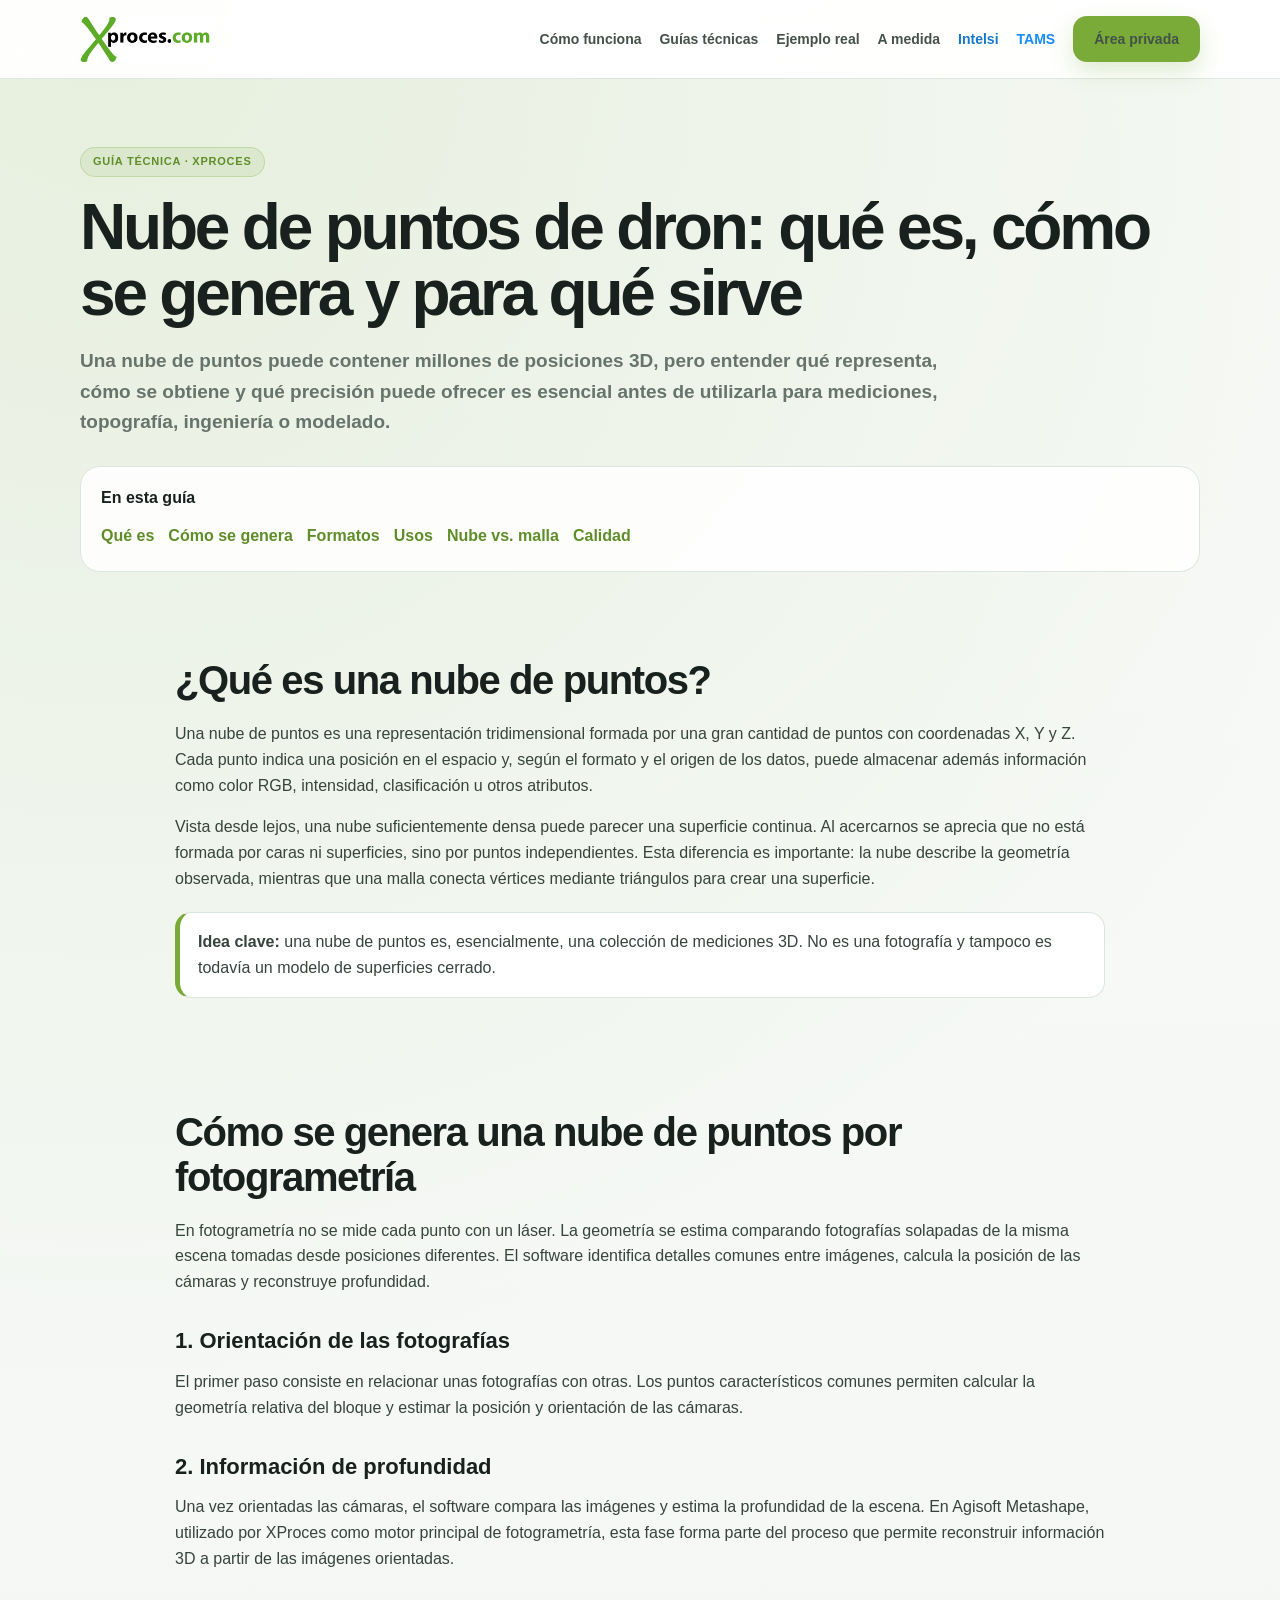
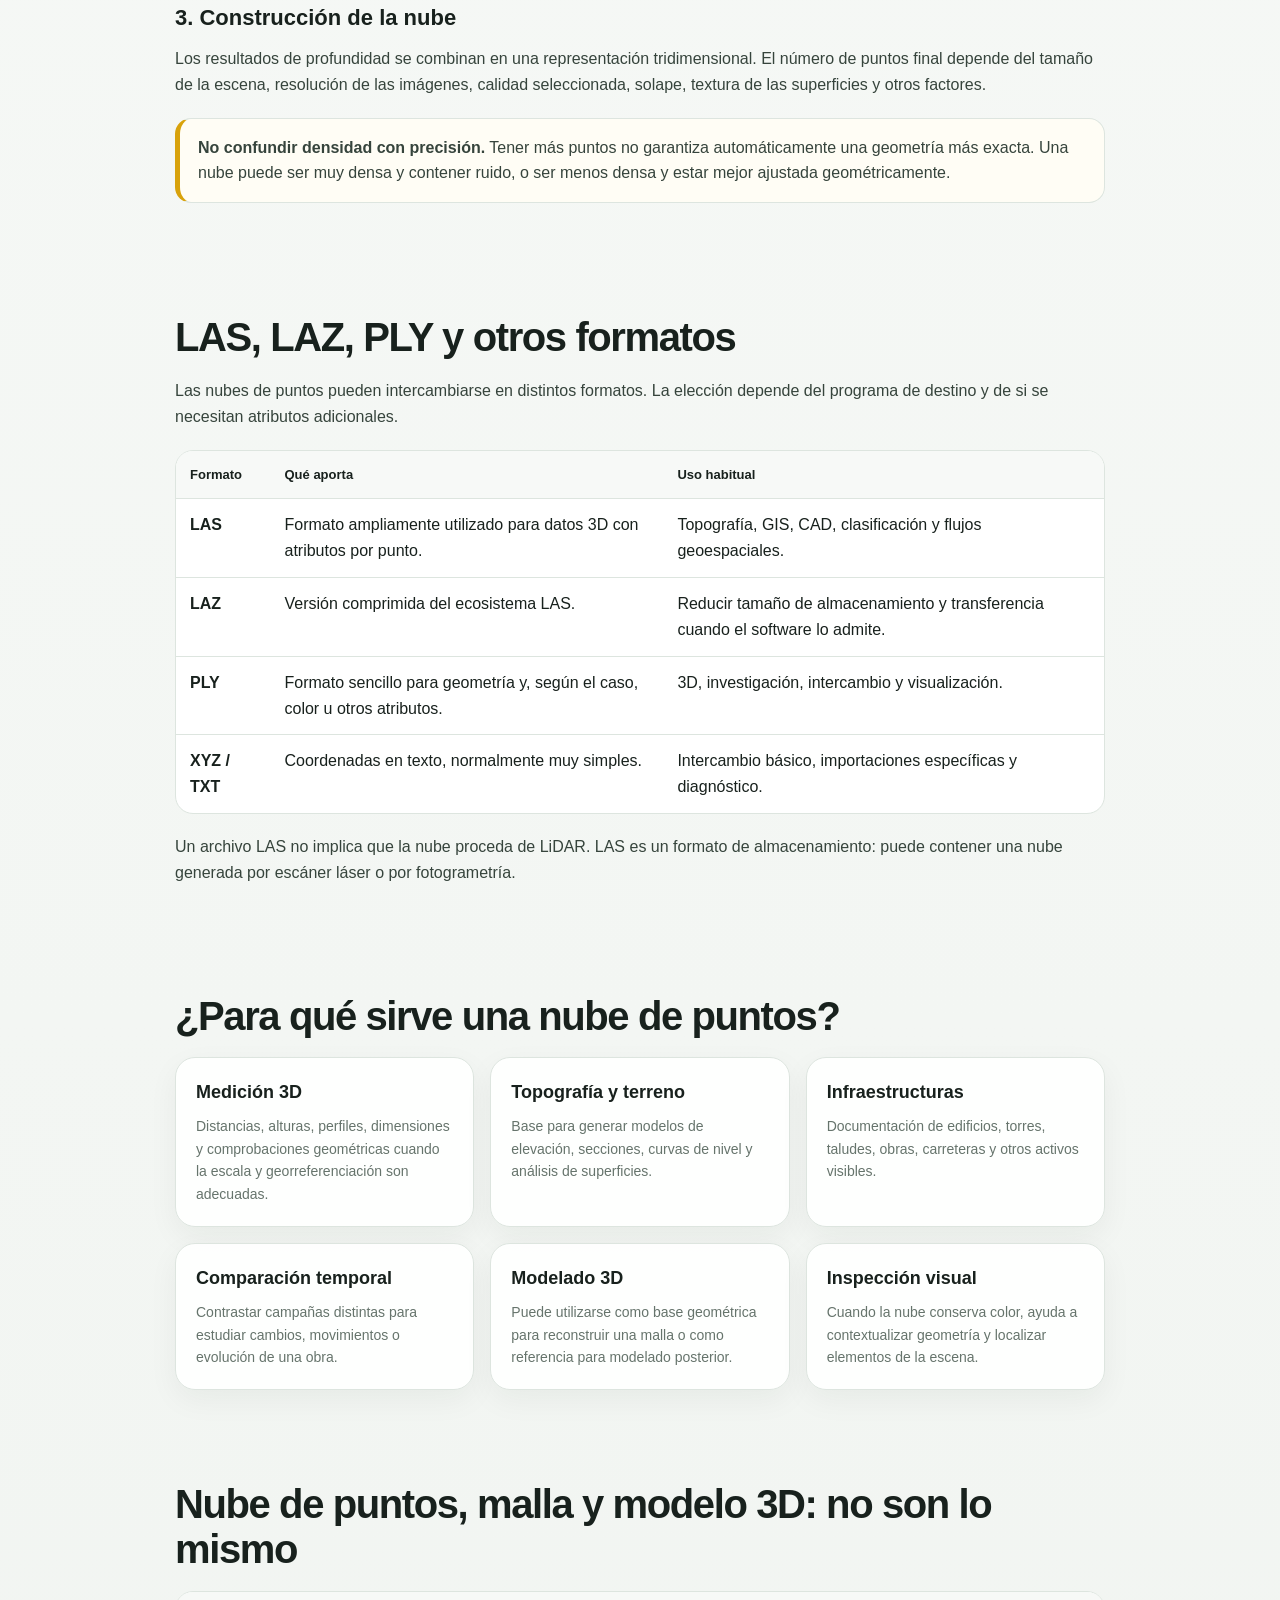
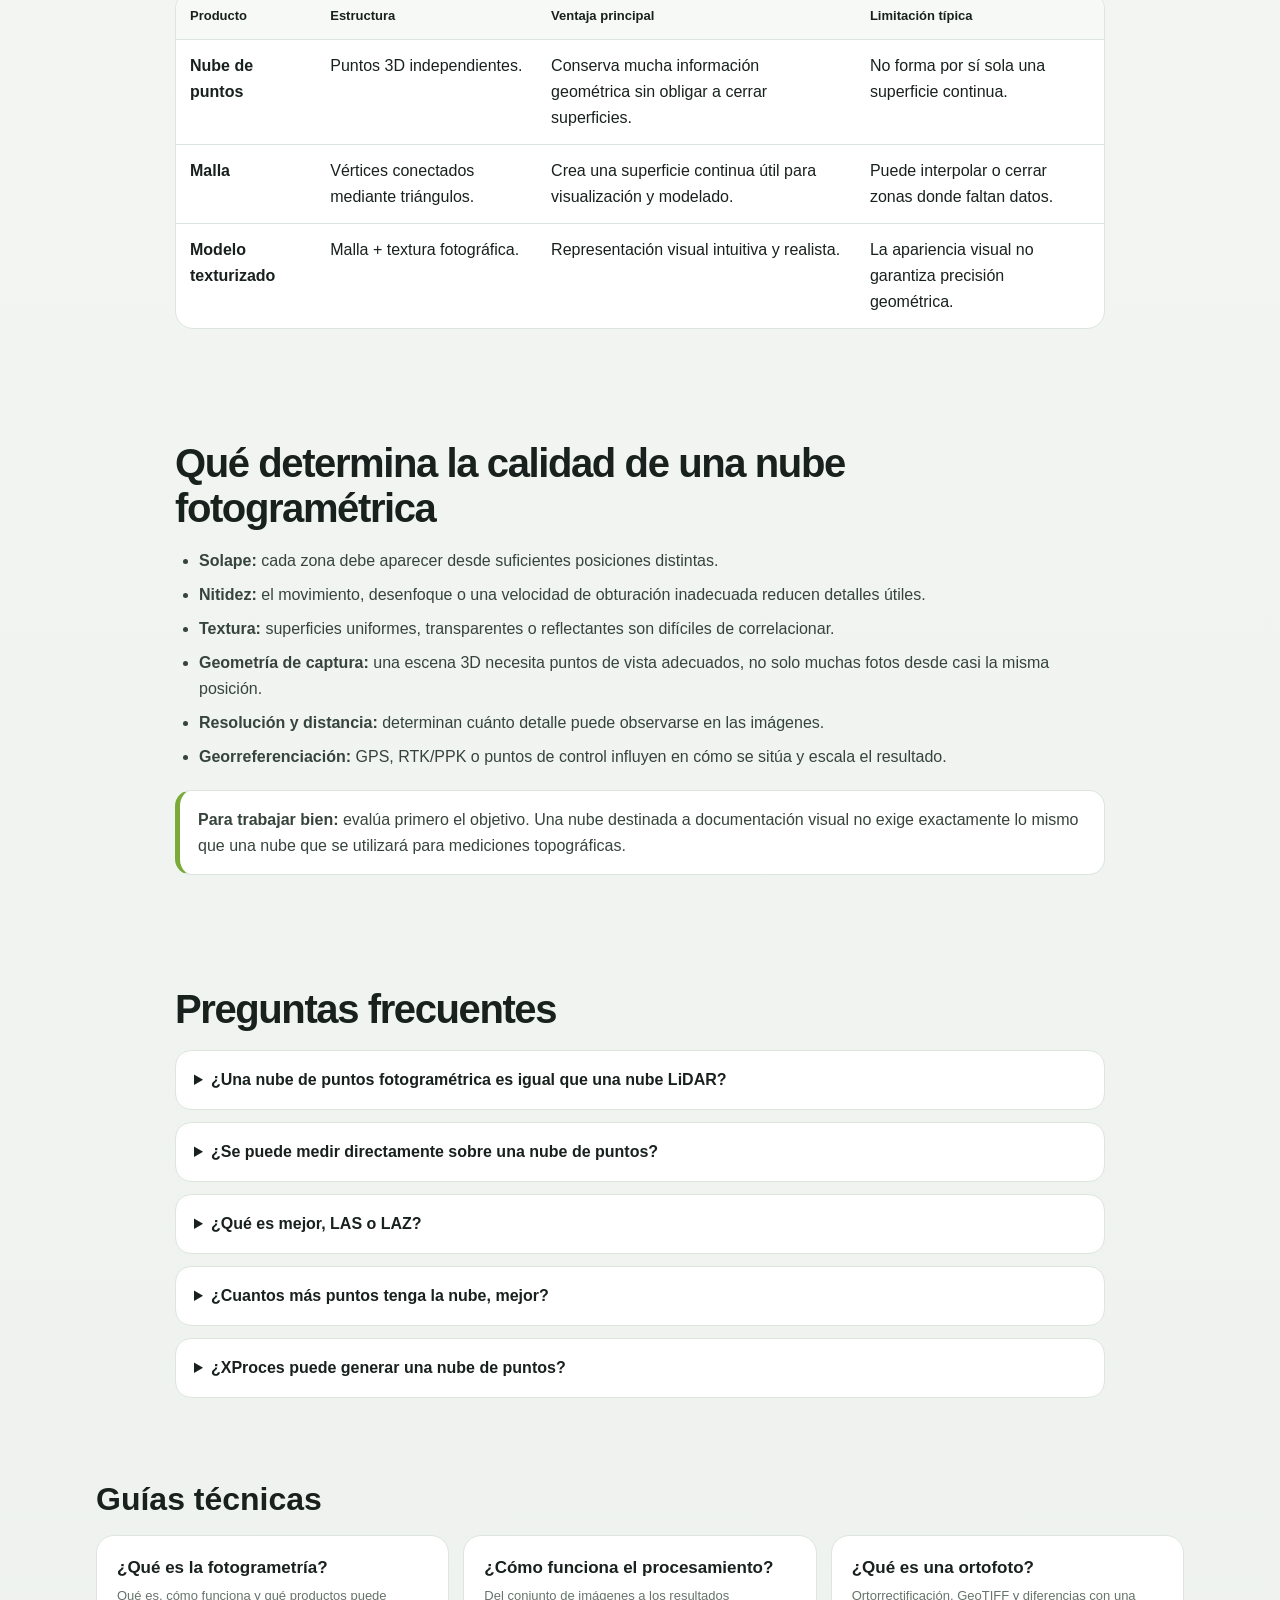
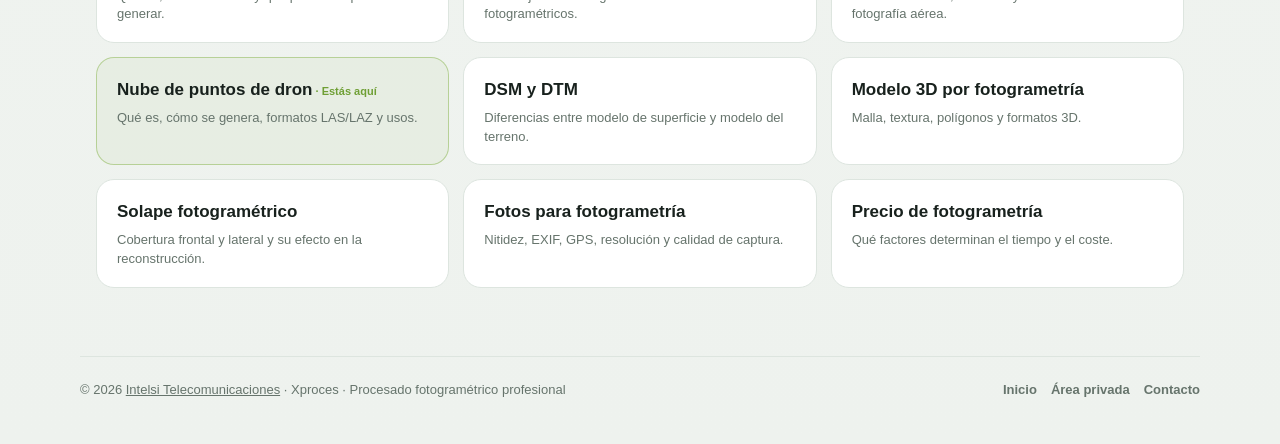
<file: nube-de-puntos-dron/index.html>
<!DOCTYPE html>
<html lang="es"><head><meta charset="UTF-8"><meta name="viewport" content="width=device-width,initial-scale=1.0">
<title>Nube de puntos de dron: qué es, formatos y usos | XProces</title>
<meta name="description" content="Guía completa sobre nubes de puntos generadas con dron: cómo se crean por fotogrametría, diferencias con LiDAR y malla 3D, formatos LAS/LAZ y usos técnicos.">
<meta name="robots" content="index,follow,max-image-preview:large">
<link rel="canonical" href="https://xproces.com/nube-de-puntos-dron/">
<link rel="icon" href="/favicon.ico" sizes="any"><link rel="icon" type="image/png" sizes="48x48" href="/favicon-48x48.png"><link rel="apple-touch-icon" sizes="180x180" href="/apple-touch-icon.png">
<meta property="og:title" content="Nube de puntos de dron: qué es, formatos y usos | XProces"><meta property="og:description" content="Guía completa sobre nubes de puntos generadas con dron: cómo se crean por fotogrametría, diferencias con LiDAR y malla 3D, formatos LAS/LAZ y usos técnicos."><meta property="og:url" content="https://xproces.com/nube-de-puntos-dron/"><meta property="og:type" content="article"><meta property="og:image" content="https://xproces.com/og-image.jpg"><meta property="og:locale" content="es_ES">
<script type="application/ld+json">{"@context": "https://schema.org", "@graph": [{"@type": "Article", "headline": "Nube de puntos de dron: qué es, cómo se genera y para qué sirve", "description": "Guía completa sobre nubes de puntos generadas con dron: cómo se crean por fotogrametría, diferencias con LiDAR y malla 3D, formatos LAS/LAZ y usos técnicos.", "mainEntityOfPage": "https://xproces.com/nube-de-puntos-dron/", "dateModified": "2026-09-06", "publisher": {"@type": "Organization", "name": "Xproces", "legalName": "Intelsi Telecomunicaciones, S.L.", "url": "https://xproces.com/"}, "inLanguage": "es"}, {"@type": "BreadcrumbList", "itemListElement": [{"@type": "ListItem", "position": 1, "name": "Xproces", "item": "https://xproces.com/"}, {"@type": "ListItem", "position": 2, "name": "Nube de puntos de dron: qué es, cómo se genera y para qué sirve", "item": "https://xproces.com/nube-de-puntos-dron/"}]}, {"@type": "FAQPage", "mainEntity": [{"@type": "Question", "name": "¿Una nube de puntos fotogramétrica es igual que una nube LiDAR?", "acceptedAnswer": {"@type": "Answer", "text": "No. El aspecto final puede ser parecido, pero el método de adquisición es distinto. El LiDAR mide distancias mediante pulsos láser; la fotogrametría reconstruye geometría comparando imágenes desde distintos puntos de vista."}}, {"@type": "Question", "name": "¿Se puede medir directamente sobre una nube de puntos?", "acceptedAnswer": {"@type": "Answer", "text": "Sí, siempre que la nube tenga escala y referencia adecuadas y que la precisión del proyecto sea suficiente para la medición que se pretende realizar."}}, {"@type": "Question", "name": "¿Qué es mejor, LAS o LAZ?", "acceptedAnswer": {"@type": "Answer", "text": "Depende del flujo de trabajo. LAZ reduce considerablemente el tamaño, pero el software de destino debe admitirlo. LAS sigue siendo un formato muy extendido."}}, {"@type": "Question", "name": "¿Cuantos más puntos tenga la nube, mejor?", "acceptedAnswer": {"@type": "Answer", "text": "No necesariamente. La densidad es solo una característica. La calidad geométrica, ruido, cobertura y precisión son igual o más importantes."}}, {"@type": "Question", "name": "¿XProces puede generar una nube de puntos?", "acceptedAnswer": {"@type": "Answer", "text": "Sí. La nube de puntos forma parte de los productos fotogramétricos que XProces puede preparar dentro de su flujo, según la configuración y entregables seleccionados."}}]}]}</script>
<style>
:root{--bg:#f4f6f3;--panel:#fff;--text:#18211d;--muted:#66746c;--accent:#7aab39;--accent-dark:#5f8d28;--border:#dde5df;--shadow:0 18px 48px rgba(24,33,29,.09);--radius:24px}
*{box-sizing:border-box}html{scroll-behavior:smooth}body{margin:0;font-family:Arial,sans-serif;color:var(--text);background:radial-gradient(circle at 8% 0%,rgba(122,171,57,.14),transparent 26%),linear-gradient(180deg,#f8faf8 0%,#eef2ee 100%);line-height:1.62}a{color:inherit}.container{width:min(1120px,calc(100% - 32px));margin:0 auto}.site-header{position:sticky;top:0;z-index:20;background:rgba(255,255,255,.94);backdrop-filter:blur(14px);border-bottom:1px solid rgba(221,229,223,.9)}.header-inner{min-height:78px;display:flex;align-items:center;justify-content:space-between;gap:20px}.logo img{display:block;height:48px;width:auto}.nav{display:flex;align-items:center;gap:18px;font-size:14px;font-weight:800}.nav a{text-decoration:none;color:#445149}.nav a:hover{color:var(--accent)}.button{display:inline-flex;align-items:center;justify-content:center;min-height:46px;padding:0 20px;border-radius:14px;text-decoration:none;font-weight:900;border:1px solid transparent;transition:.18s ease}.button-primary{background:var(--accent);color:#fff;box-shadow:0 10px 24px rgba(122,171,57,.24)}.button-primary:hover{background:var(--accent-dark);transform:translateY(-1px)}.button-secondary{background:#fff;border-color:var(--border);color:var(--text)}.button-secondary:hover{border-color:rgba(122,171,57,.55);color:var(--accent)}.hero{padding:68px 0 40px}.eyebrow{display:inline-flex;align-items:center;min-height:30px;padding:0 12px;border-radius:999px;background:rgba(122,171,57,.11);border:1px solid rgba(122,171,57,.28);color:var(--accent-dark);font-size:11px;font-weight:900;text-transform:uppercase;letter-spacing:.07em}h1{margin:18px 0 16px;font-size:clamp(38px,6vw,64px);line-height:1.03;letter-spacing:-.05em}.lead{max-width:900px;color:var(--muted);font-size:19px;font-weight:700}.hero-actions{display:flex;gap:12px;flex-wrap:wrap;margin-top:26px}.toc{margin-top:28px;background:rgba(255,255,255,.88);border:1px solid var(--border);border-radius:20px;padding:18px 20px}.toc strong{display:block;margin-bottom:8px}.toc a{display:inline-block;margin:4px 14px 4px 0;color:var(--accent-dark);font-weight:800;text-decoration:none}.toc a:hover{text-decoration:underline}section{padding:46px 0}.content{max-width:930px;margin:0 auto}.content h2{font-size:clamp(28px,4vw,40px);line-height:1.12;letter-spacing:-.035em;margin:0 0 18px}.content h3{font-size:22px;margin:28px 0 10px}.content h4{font-size:17px;margin:22px 0 8px}.content p{margin:0 0 16px;color:#36443c;font-size:16px}.content ul,.content ol{margin:8px 0 18px;padding-left:24px;color:#36443c}.content li{margin:8px 0}.note{background:#fff;border:1px solid var(--border);border-left:5px solid var(--accent);border-radius:16px;padding:16px 18px;margin:20px 0;color:#36443c}.warning{background:#fffdf5;border-left-color:#d8a20b}.danger{background:#fff8f8;border-left-color:#d94b4b}.grid-2{display:grid;grid-template-columns:repeat(2,minmax(0,1fr));gap:16px}.grid-3{display:grid;grid-template-columns:repeat(3,minmax(0,1fr));gap:16px}.card{background:rgba(255,255,255,.96);border:1px solid var(--border);border-radius:20px;padding:20px;box-shadow:0 10px 30px rgba(24,33,29,.05)}.card h3{margin:0 0 8px;font-size:18px}.card p{margin:0;color:var(--muted);font-size:14px}.compare{width:100%;border-collapse:separate;border-spacing:0;background:#fff;border:1px solid var(--border);border-radius:18px;overflow:hidden;margin:20px 0}.compare th,.compare td{padding:13px 14px;border-bottom:1px solid var(--border);text-align:left;vertical-align:top}.compare th{background:#f7f9f7;font-size:13px}.compare tr:last-child td{border-bottom:0}.compare td:first-child{font-weight:800}.related{display:grid;grid-template-columns:repeat(3,minmax(0,1fr));gap:12px;margin-top:20px}.related a{display:block;background:#fff;border:1px solid var(--border);border-radius:16px;padding:15px;text-decoration:none;font-weight:800}.related a span{display:block;color:var(--muted);font-size:12px;font-weight:600;margin-top:3px}.related a:hover{border-color:rgba(122,171,57,.5);color:var(--accent-dark)}.faq{display:grid;gap:12px;max-width:930px;margin:0 auto}details{background:#fff;border:1px solid var(--border);border-radius:16px;padding:16px 18px}summary{cursor:pointer;font-weight:900}details p{margin:10px 0 0;color:var(--muted)}.cta{margin:34px 0 10px;padding:32px;background:linear-gradient(135deg,#6f9f35,#88b94a);border-radius:28px;color:#fff;display:flex;align-items:center;justify-content:space-between;gap:24px}.cta h2{margin:0 0 7px;font-size:30px}.cta p{margin:0;color:rgba(255,255,255,.9);font-weight:700}.cta .button{background:#fff;color:var(--accent-dark)}footer{padding:30px 0 44px;color:var(--muted);font-size:13px}.footer-inner{border-top:1px solid var(--border);padding-top:22px;display:flex;justify-content:space-between;gap:18px;flex-wrap:wrap}.footer-links{display:flex;gap:14px;flex-wrap:wrap}.footer-links a{text-decoration:none;font-weight:800}@media(max-width:850px){.grid-2,.grid-3,.related{grid-template-columns:1fr}.nav a:not(.button){display:none}}@media(max-width:600px){.container{width:min(100% - 22px,1120px)}.hero{padding-top:42px}h1{font-size:42px}.cta{align-items:flex-start;flex-direction:column}.compare{font-size:13px}.compare th,.compare td{padding:10px}}

.nav{display:flex;align-items:center;gap:18px;font-size:14px;font-weight:800}
.nav a{text-decoration:none;color:#445149}
.nav a:hover{color:var(--accent)}
.nav-external{display:inline-flex;align-items:center;white-space:nowrap}
.nav-intelsi{color:#1678c8 !important}
.nav-intelsi:hover{color:#0f5f9f !important}
.nav-tams{color:#168cff !important}
.nav-tams:hover{color:#006fd6 !important}


.xproces-all-guides{max-width:1120px;margin:38px auto;padding:0 16px}
.xproces-all-guides h2{margin:0 0 18px;font-size:32px;line-height:1.1}
.xproces-all-guides-grid{display:grid;grid-template-columns:repeat(3,minmax(0,1fr));gap:14px}
.xproces-all-guide{display:block;padding:18px 20px;border:1px solid #dde5df;border-radius:18px;background:#fff;text-decoration:none;color:inherit;transition:.18s ease}
.xproces-all-guide:hover{transform:translateY(-1px);border-color:rgba(122,171,57,.55);box-shadow:0 10px 28px rgba(24,33,29,.06)}
.xproces-all-guide strong{display:block;margin-bottom:5px;font-size:17px}
.xproces-all-guide span{display:block;color:#66746c;font-size:13px;line-height:1.45}
.xproces-all-guide[aria-current="page"]{border-color:rgba(122,171,57,.45);background:rgba(122,171,57,.06)}
.xproces-all-guide[aria-current="page"] strong:after{content:" · Estás aquí";font-size:11px;color:#6f9f35;font-weight:800}
@media(max-width:850px){.xproces-all-guides-grid{grid-template-columns:1fr}}

</style>
<script async src="https://www.googletagmanager.com/gtag/js?id=G-1FV4TSWPXP"></script><script>window.dataLayer=window.dataLayer||[];function gtag(){dataLayer.push(arguments);}gtag('js',new Date());gtag('config','G-1FV4TSWPXP');</script>
</head><body>
<header class="site-header"><div class="container header-inner"><a class="logo" href="/"><img src="/xproces.png476por176.png" alt="Xproces"></a>
<nav class="nav" aria-label="Navegación principal">
  <a href="/#como-funciona">Cómo funciona</a>
  <a href="/#guias-tecnicas">Guías técnicas</a>
  <a href="/#ejemplo-real">Ejemplo real</a>
  <a href="/#a-medida">A medida</a>

  <a href="https://www.intelsi.es/"
     class="nav-external nav-intelsi"
     target="_blank"
     rel="noopener noreferrer"
     aria-label="Visitar Intelsi Telecomunicaciones">Intelsi</a>

  <a href="https://tamssoftware.es/"
     class="nav-external nav-tams"
     target="_blank"
     rel="noopener noreferrer"
     aria-label="Visitar la web oficial de TAMS">TAMS</a>

  <a class="button button-primary" href="/area-privada">Área privada</a>
</nav>
</div></header>
<main>
<section class="hero"><div class="container"><span class="eyebrow">Guía técnica · XProces</span><h1>Nube de puntos de dron: qué es, cómo se genera y para qué sirve</h1><p class="lead">Una nube de puntos puede contener millones de posiciones 3D, pero entender qué representa, cómo se obtiene y qué precisión puede ofrecer es esencial antes de utilizarla para mediciones, topografía, ingeniería o modelado.</p><div class="toc"><strong>En esta guía</strong><a href="#que-es">Qué es</a><a href="#como-se-genera">Cómo se genera</a><a href="#formatos">Formatos</a><a href="#usos">Usos</a><a href="#nube-vs-malla">Nube vs. malla</a><a href="#calidad">Calidad</a></div></div></section>

<section id="que-es"><div class="container content"><h2>¿Qué es una nube de puntos?</h2>
<p>Una nube de puntos es una representación tridimensional formada por una gran cantidad de puntos con coordenadas X, Y y Z. Cada punto indica una posición en el espacio y, según el formato y el origen de los datos, puede almacenar además información como color RGB, intensidad, clasificación u otros atributos.</p>
<p>Vista desde lejos, una nube suficientemente densa puede parecer una superficie continua. Al acercarnos se aprecia que no está formada por caras ni superficies, sino por puntos independientes. Esta diferencia es importante: la nube describe la geometría observada, mientras que una malla conecta vértices mediante triángulos para crear una superficie.</p>
<div class="note"><strong>Idea clave:</strong> una nube de puntos es, esencialmente, una colección de mediciones 3D. No es una fotografía y tampoco es todavía un modelo de superficies cerrado.</div>
</div></section>

<section id="como-se-genera"><div class="container content"><h2>Cómo se genera una nube de puntos por fotogrametría</h2>
<p>En fotogrametría no se mide cada punto con un láser. La geometría se estima comparando fotografías solapadas de la misma escena tomadas desde posiciones diferentes. El software identifica detalles comunes entre imágenes, calcula la posición de las cámaras y reconstruye profundidad.</p>
<h3>1. Orientación de las fotografías</h3><p>El primer paso consiste en relacionar unas fotografías con otras. Los puntos característicos comunes permiten calcular la geometría relativa del bloque y estimar la posición y orientación de las cámaras.</p>
<h3>2. Información de profundidad</h3><p>Una vez orientadas las cámaras, el software compara las imágenes y estima la profundidad de la escena. En Agisoft Metashape, utilizado por XProces como motor principal de fotogrametría, esta fase forma parte del proceso que permite reconstruir información 3D a partir de las imágenes orientadas.</p>
<h3>3. Construcción de la nube</h3><p>Los resultados de profundidad se combinan en una representación tridimensional. El número de puntos final depende del tamaño de la escena, resolución de las imágenes, calidad seleccionada, solape, textura de las superficies y otros factores.</p>
<div class="note warning"><strong>No confundir densidad con precisión.</strong> Tener más puntos no garantiza automáticamente una geometría más exacta. Una nube puede ser muy densa y contener ruido, o ser menos densa y estar mejor ajustada geométricamente.</div>
</div></section>

<section id="formatos"><div class="container content"><h2>LAS, LAZ, PLY y otros formatos</h2>
<p>Las nubes de puntos pueden intercambiarse en distintos formatos. La elección depende del programa de destino y de si se necesitan atributos adicionales.</p>
<table class="compare"><thead><tr><th>Formato</th><th>Qué aporta</th><th>Uso habitual</th></tr></thead><tbody>
<tr><td>LAS</td><td>Formato ampliamente utilizado para datos 3D con atributos por punto.</td><td>Topografía, GIS, CAD, clasificación y flujos geoespaciales.</td></tr>
<tr><td>LAZ</td><td>Versión comprimida del ecosistema LAS.</td><td>Reducir tamaño de almacenamiento y transferencia cuando el software lo admite.</td></tr>
<tr><td>PLY</td><td>Formato sencillo para geometría y, según el caso, color u otros atributos.</td><td>3D, investigación, intercambio y visualización.</td></tr>
<tr><td>XYZ / TXT</td><td>Coordenadas en texto, normalmente muy simples.</td><td>Intercambio básico, importaciones específicas y diagnóstico.</td></tr>
</tbody></table>
<p>Un archivo LAS no implica que la nube proceda de LiDAR. LAS es un formato de almacenamiento: puede contener una nube generada por escáner láser o por fotogrametría.</p>
</div></section>

<section id="usos"><div class="container content"><h2>¿Para qué sirve una nube de puntos?</h2>
<div class="grid-3">
<div class="card"><h3>Medición 3D</h3><p>Distancias, alturas, perfiles, dimensiones y comprobaciones geométricas cuando la escala y georreferenciación son adecuadas.</p></div>
<div class="card"><h3>Topografía y terreno</h3><p>Base para generar modelos de elevación, secciones, curvas de nivel y análisis de superficies.</p></div>
<div class="card"><h3>Infraestructuras</h3><p>Documentación de edificios, torres, taludes, obras, carreteras y otros activos visibles.</p></div>
<div class="card"><h3>Comparación temporal</h3><p>Contrastar campañas distintas para estudiar cambios, movimientos o evolución de una obra.</p></div>
<div class="card"><h3>Modelado 3D</h3><p>Puede utilizarse como base geométrica para reconstruir una malla o como referencia para modelado posterior.</p></div>
<div class="card"><h3>Inspección visual</h3><p>Cuando la nube conserva color, ayuda a contextualizar geometría y localizar elementos de la escena.</p></div>
</div>
</div></section>

<section id="nube-vs-malla"><div class="container content"><h2>Nube de puntos, malla y modelo 3D: no son lo mismo</h2>
<table class="compare"><thead><tr><th>Producto</th><th>Estructura</th><th>Ventaja principal</th><th>Limitación típica</th></tr></thead><tbody>
<tr><td>Nube de puntos</td><td>Puntos 3D independientes.</td><td>Conserva mucha información geométrica sin obligar a cerrar superficies.</td><td>No forma por sí sola una superficie continua.</td></tr>
<tr><td>Malla</td><td>Vértices conectados mediante triángulos.</td><td>Crea una superficie continua útil para visualización y modelado.</td><td>Puede interpolar o cerrar zonas donde faltan datos.</td></tr>
<tr><td>Modelo texturizado</td><td>Malla + textura fotográfica.</td><td>Representación visual intuitiva y realista.</td><td>La apariencia visual no garantiza precisión geométrica.</td></tr>
</tbody></table>
</div></section>

<section id="calidad"><div class="container content"><h2>Qué determina la calidad de una nube fotogramétrica</h2>
<ul>
<li><strong>Solape:</strong> cada zona debe aparecer desde suficientes posiciones distintas.</li>
<li><strong>Nitidez:</strong> el movimiento, desenfoque o una velocidad de obturación inadecuada reducen detalles útiles.</li>
<li><strong>Textura:</strong> superficies uniformes, transparentes o reflectantes son difíciles de correlacionar.</li>
<li><strong>Geometría de captura:</strong> una escena 3D necesita puntos de vista adecuados, no solo muchas fotos desde casi la misma posición.</li>
<li><strong>Resolución y distancia:</strong> determinan cuánto detalle puede observarse en las imágenes.</li>
<li><strong>Georreferenciación:</strong> GPS, RTK/PPK o puntos de control influyen en cómo se sitúa y escala el resultado.</li>
</ul>
<div class="note"><strong>Para trabajar bien:</strong> evalúa primero el objetivo. Una nube destinada a documentación visual no exige exactamente lo mismo que una nube que se utilizará para mediciones topográficas.</div>
</div></section>

<section id="preguntas"><div class="container"><div class="content"><h2>Preguntas frecuentes</h2></div><div class="faq"><details><summary>¿Una nube de puntos fotogramétrica es igual que una nube LiDAR?</summary><p>No. El aspecto final puede ser parecido, pero el método de adquisición es distinto. El LiDAR mide distancias mediante pulsos láser; la fotogrametría reconstruye geometría comparando imágenes desde distintos puntos de vista.</p></details><details><summary>¿Se puede medir directamente sobre una nube de puntos?</summary><p>Sí, siempre que la nube tenga escala y referencia adecuadas y que la precisión del proyecto sea suficiente para la medición que se pretende realizar.</p></details><details><summary>¿Qué es mejor, LAS o LAZ?</summary><p>Depende del flujo de trabajo. LAZ reduce considerablemente el tamaño, pero el software de destino debe admitirlo. LAS sigue siendo un formato muy extendido.</p></details><details><summary>¿Cuantos más puntos tenga la nube, mejor?</summary><p>No necesariamente. La densidad es solo una característica. La calidad geométrica, ruido, cobertura y precisión son igual o más importantes.</p></details><details><summary>¿XProces puede generar una nube de puntos?</summary><p>Sí. La nube de puntos forma parte de los productos fotogramétricos que XProces puede preparar dentro de su flujo, según la configuración y entregables seleccionados.</p></details></div></div></section>

<section class="xproces-all-guides"><h2>Guías técnicas</h2><div class="xproces-all-guides-grid"><a class="xproces-all-guide" href="/fotogrametria-online/"><strong>¿Qué es la fotogrametría?</strong><span>Qué es, cómo funciona y qué productos puede generar.</span></a><a class="xproces-all-guide" href="/procesar-fotos-dron-online/"><strong>¿Cómo funciona el procesamiento?</strong><span>Del conjunto de imágenes a los resultados fotogramétricos.</span></a><a class="xproces-all-guide" href="/ortofoto-dron-online/"><strong>¿Qué es una ortofoto?</strong><span>Ortorrectificación, GeoTIFF y diferencias con una fotografía aérea.</span></a><a class="xproces-all-guide" href="/nube-de-puntos-dron/" aria-current="page"><strong>Nube de puntos de dron</strong><span>Qué es, cómo se genera, formatos LAS/LAZ y usos.</span></a><a class="xproces-all-guide" href="/dsm-dtm-dron/"><strong>DSM y DTM</strong><span>Diferencias entre modelo de superficie y modelo del terreno.</span></a><a class="xproces-all-guide" href="/modelo-3d-fotogrametria/"><strong>Modelo 3D por fotogrametría</strong><span>Malla, textura, polígonos y formatos 3D.</span></a><a class="xproces-all-guide" href="/solape-fotogrametria-dron/"><strong>Solape fotogramétrico</strong><span>Cobertura frontal y lateral y su efecto en la reconstrucción.</span></a><a class="xproces-all-guide" href="/fotos-para-fotogrametria/"><strong>Fotos para fotogrametría</strong><span>Nitidez, EXIF, GPS, resolución y calidad de captura.</span></a><a class="xproces-all-guide" href="/precios-fotogrametria/"><strong>Precio de fotogrametría</strong><span>Qué factores determinan el tiempo y el coste.</span></a></div></section>
</main>
<footer><div class="container footer-inner"><div>© 2026 <a href="https://www.intelsi.es/" target="_blank" rel="noopener noreferrer">Intelsi Telecomunicaciones</a> · Xproces · Procesado fotogramétrico profesional</div><div class="footer-links"><a href="/">Inicio</a><a href="/area-privada">Área privada</a><a href="mailto:soporte@xproces.com">Contacto</a></div></div></footer>
</body></html>
</file>
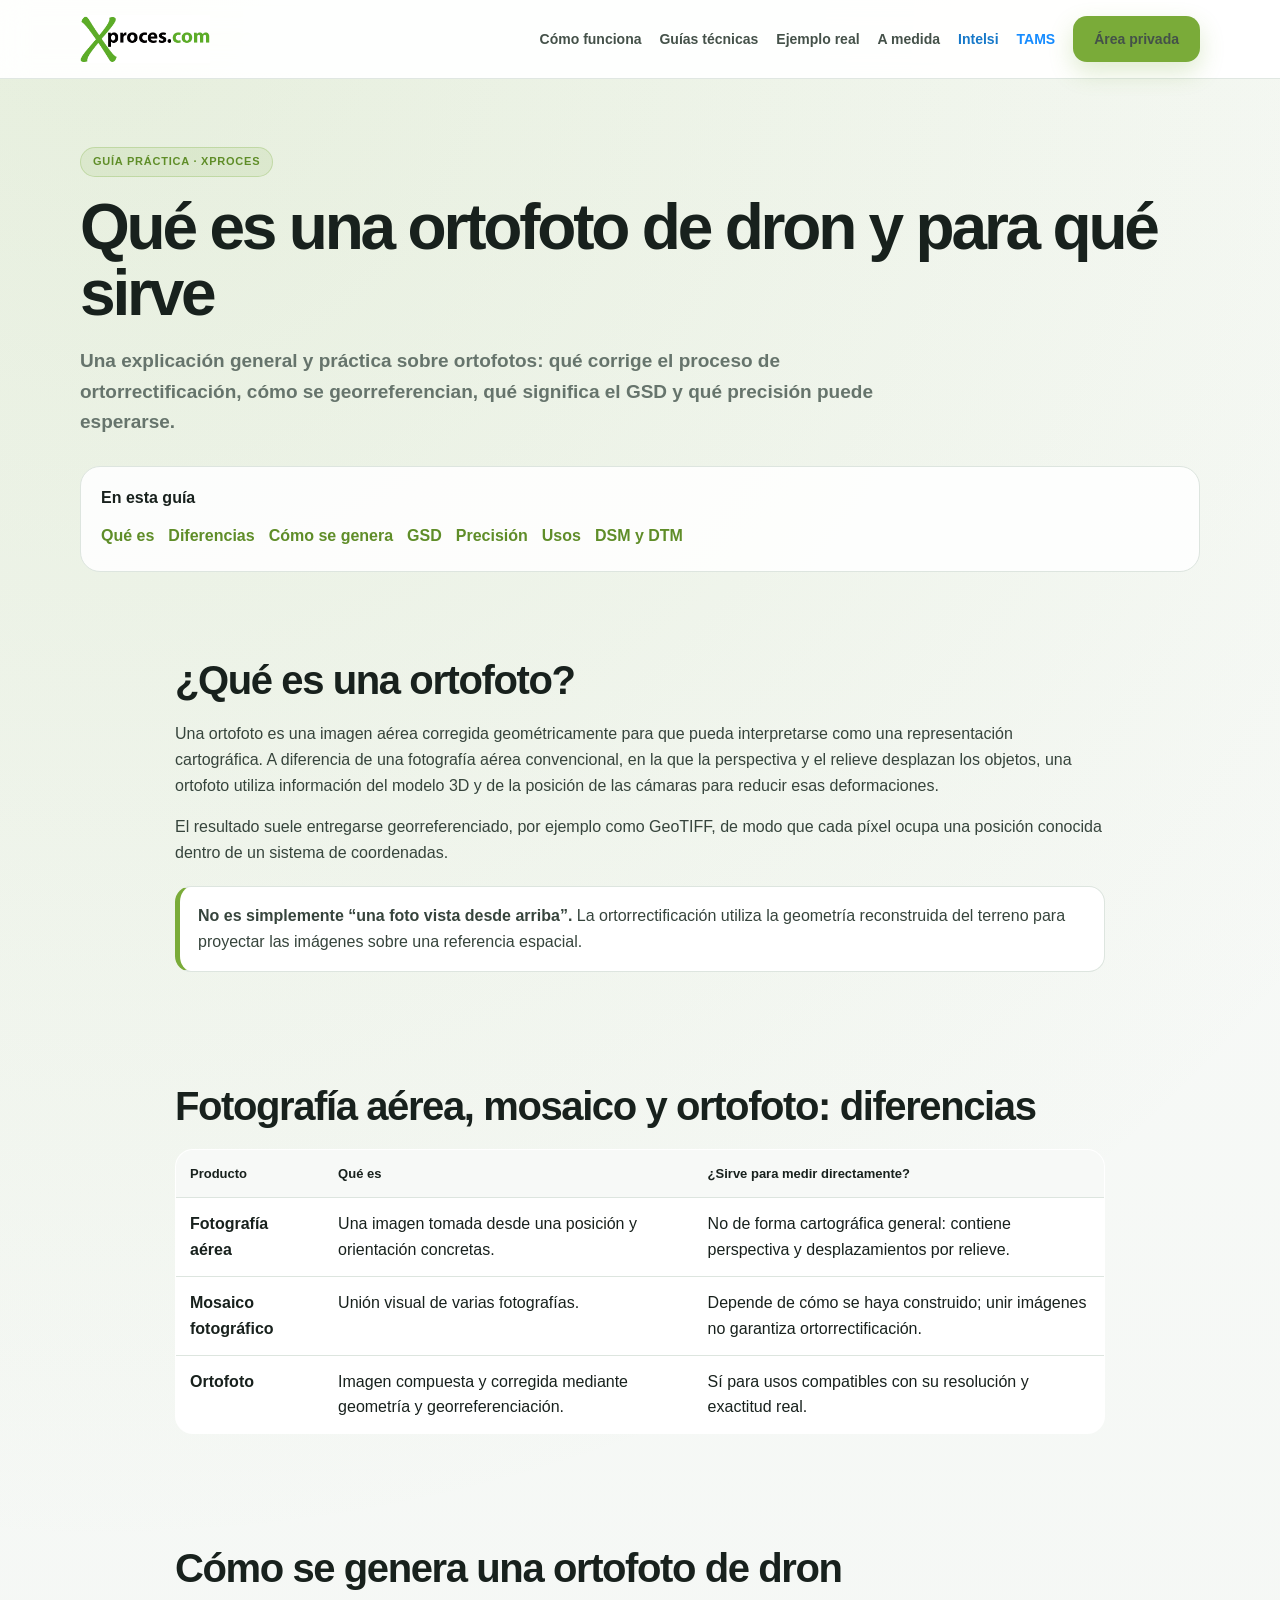
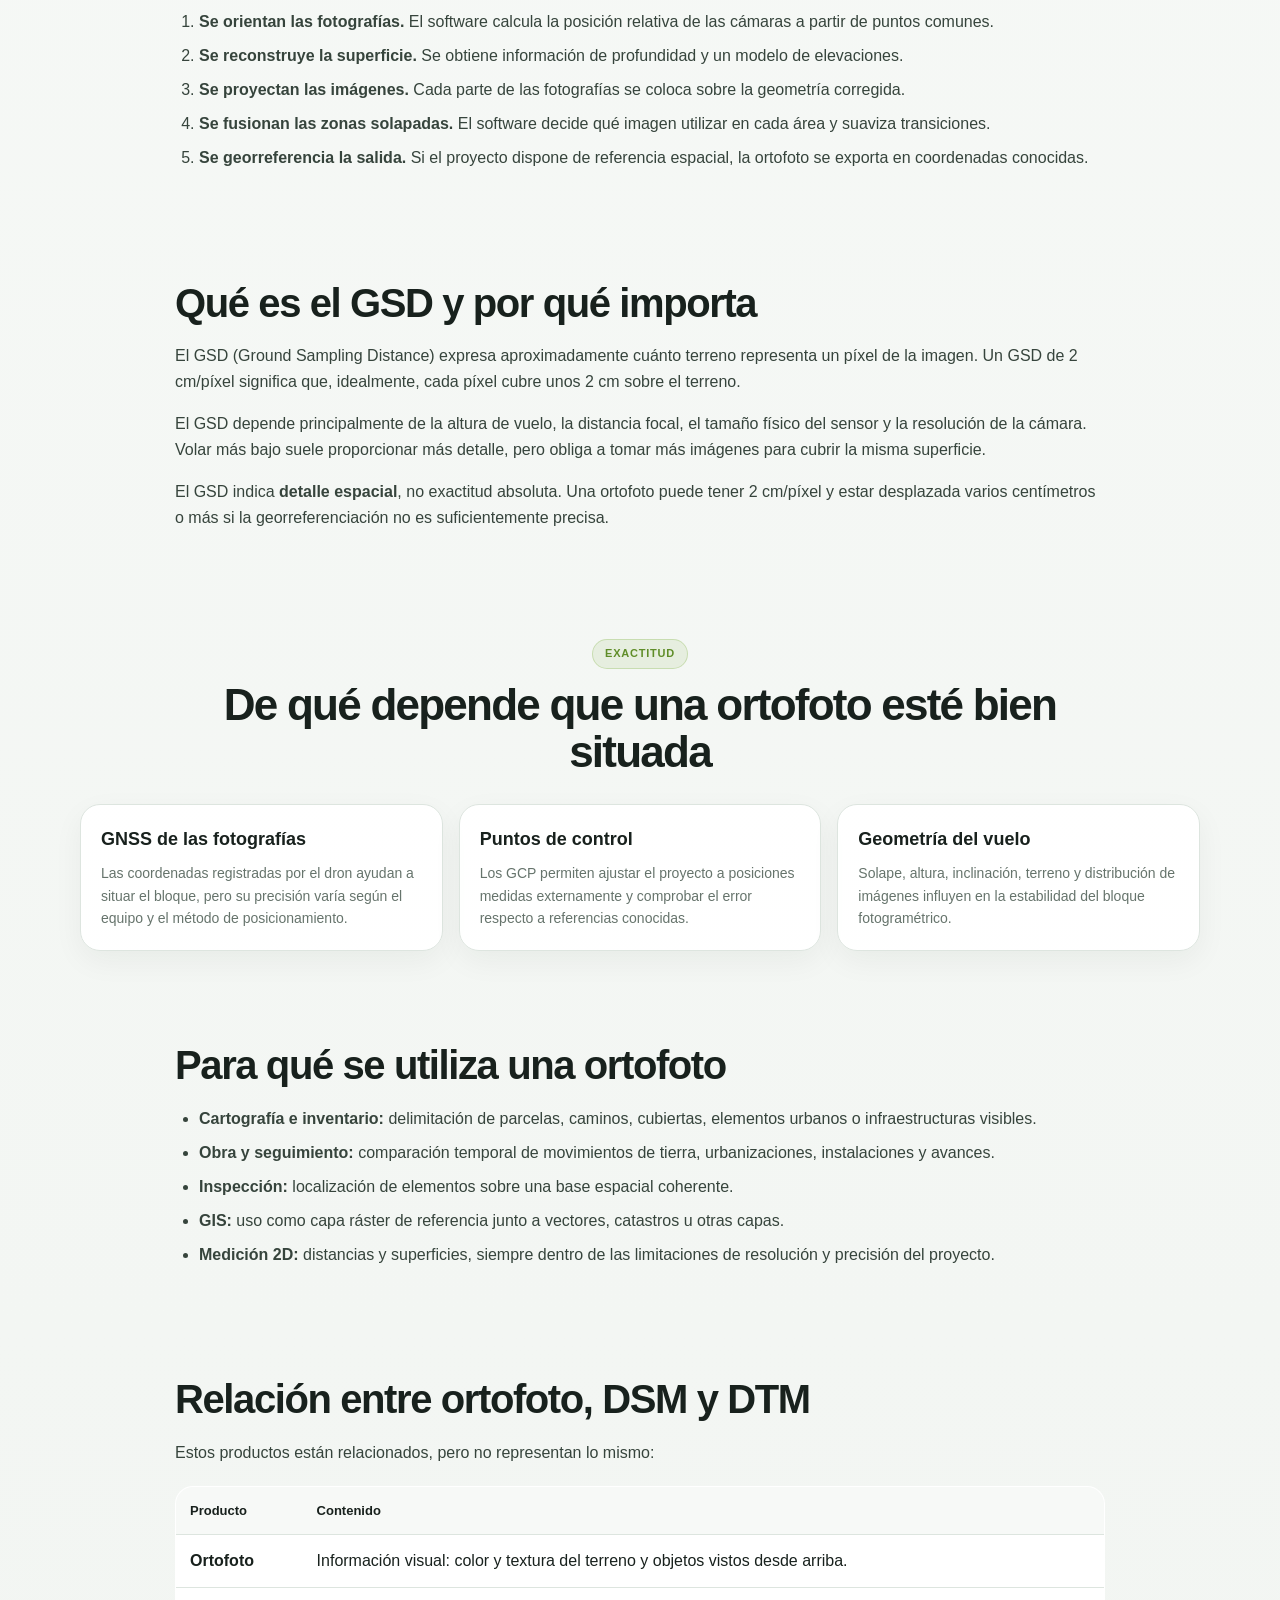
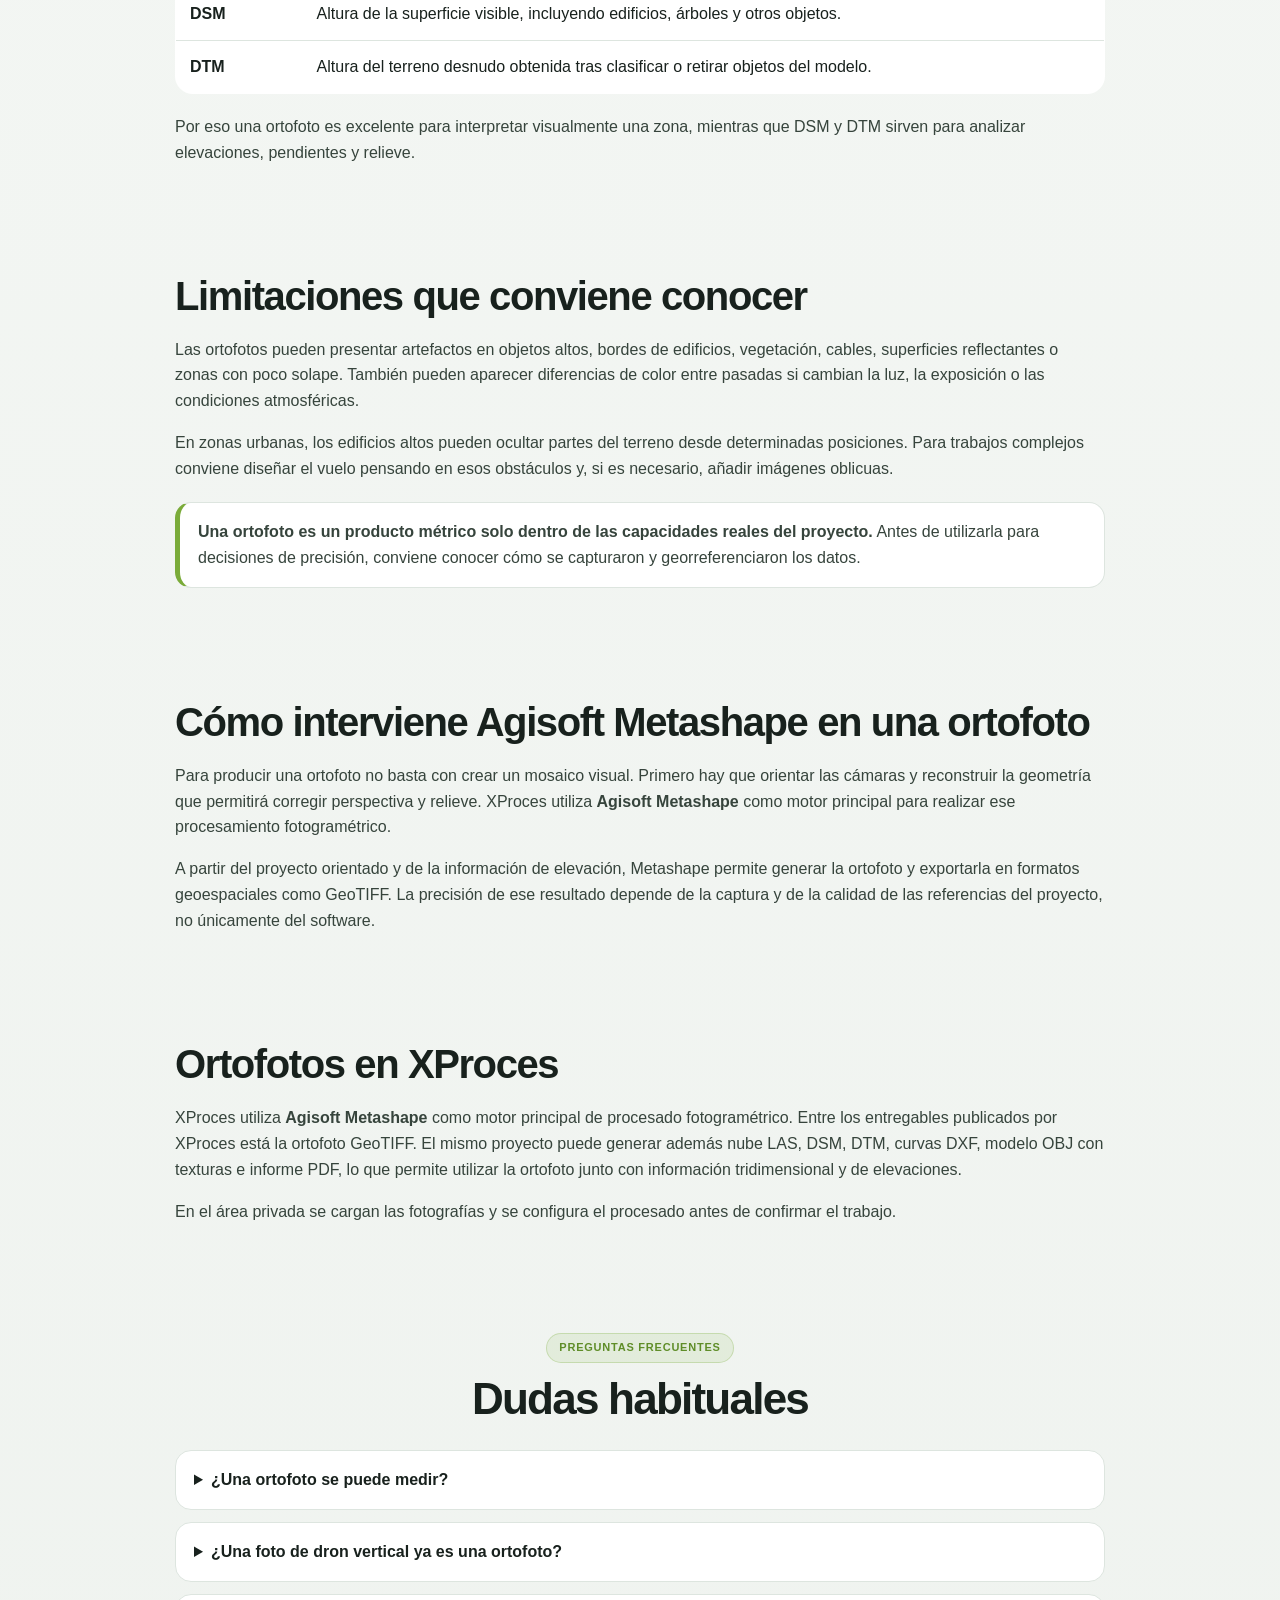
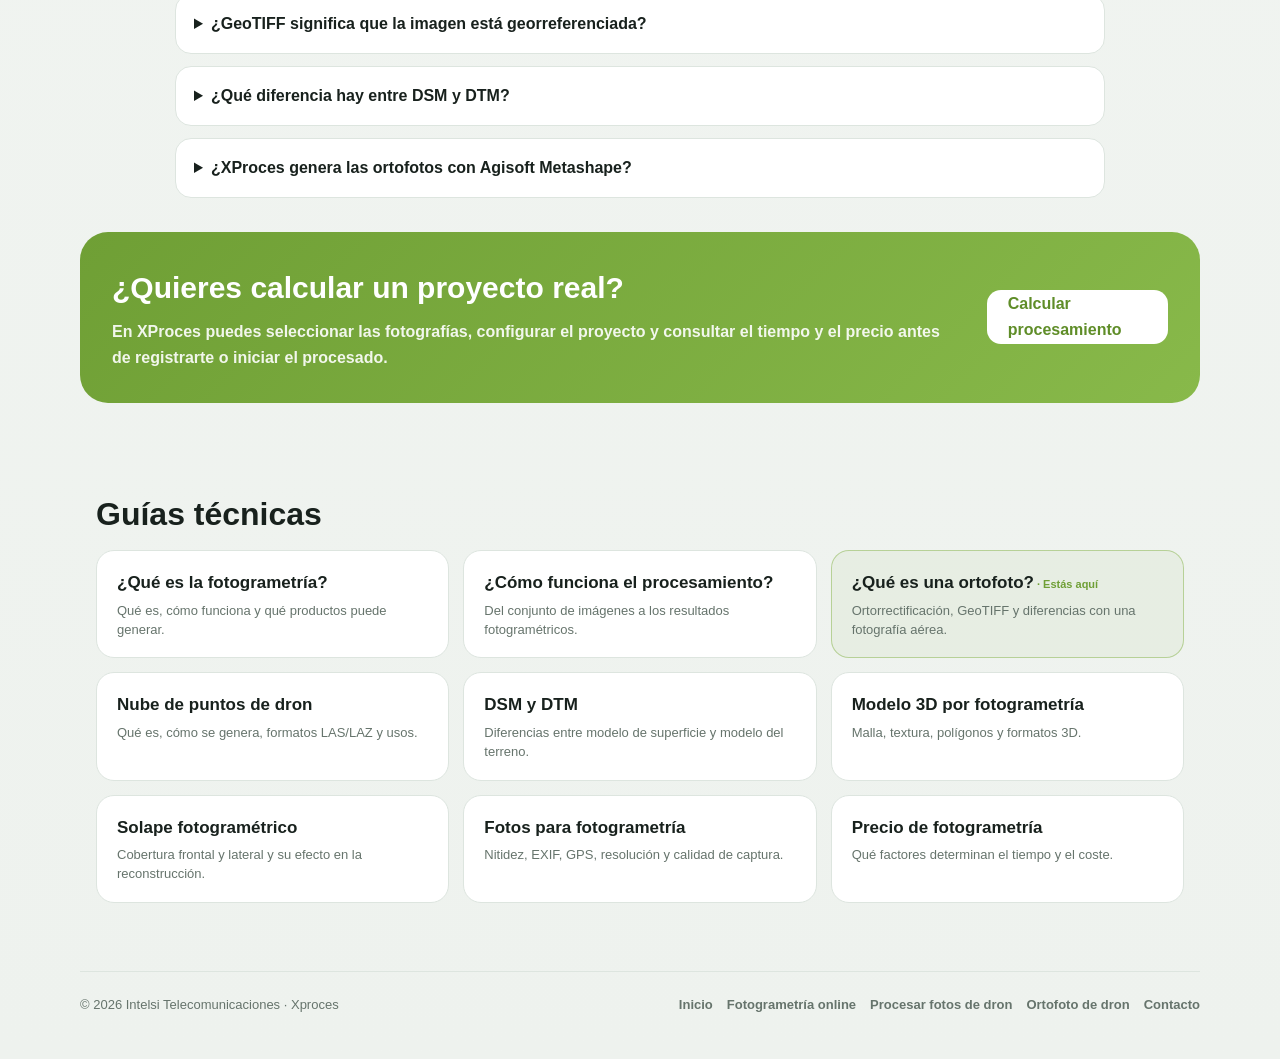
<file: ortofoto-dron-online/index.html>
<!DOCTYPE html>
<html lang="es"><head><meta charset="UTF-8"><meta name="viewport" content="width=device-width,initial-scale=1.0">
<title>Qué es una ortofoto de dron y para qué sirve | XProces</title><meta name="description" content="Qué es una ortofoto, cómo se genera con fotogrametría, diferencia con una foto aérea, GSD, precisión, GeoTIFF, DSM y DTM."><meta name="robots" content="index,follow,max-image-preview:large"><link rel="canonical" href="https://xproces.com/ortofoto-dron-online/"><link rel="icon" href="/favicon.ico" sizes="any"><link rel="icon" type="image/png" sizes="48x48" href="/favicon-48x48.png"><link rel="apple-touch-icon" sizes="180x180" href="/apple-touch-icon.png"><meta property="og:title" content="Qué es una ortofoto de dron y para qué sirve | XProces"><meta property="og:description" content="Qué es una ortofoto, cómo se genera con fotogrametría, diferencia con una foto aérea, GSD, precisión, GeoTIFF, DSM y DTM."><meta property="og:url" content="https://xproces.com/ortofoto-dron-online/"><meta property="og:type" content="article"><meta property="og:image" content="https://xproces.com/og-image.jpg"><meta property="og:locale" content="es_ES"><script type="application/ld+json">{"@context": "https://schema.org", "@graph": [{"@type": "Article", "headline": "Qué es una ortofoto de dron y para qué sirve", "description": "Qué es una ortofoto, cómo se genera con fotogrametría, diferencia con una foto aérea, GSD, precisión, GeoTIFF, DSM y DTM.", "mainEntityOfPage": "https://xproces.com/ortofoto-dron-online/", "publisher": {"@type": "Organization", "name": "Xproces", "legalName": "Intelsi Telecomunicaciones, S.L.", "url": "https://xproces.com/"}, "inLanguage": "es"}, {"@type": "Service", "name": "Generación de ortofoto de dron", "provider": {"@type": "Organization", "name": "Xproces", "legalName": "Intelsi Telecomunicaciones, S.L.", "url": "https://xproces.com/"}, "areaServed": "ES", "url": "https://xproces.com/ortofoto-dron-online/", "description": "Qué es una ortofoto, cómo se genera con fotogrametría, diferencia con una foto aérea, GSD, precisión, GeoTIFF, DSM y DTM."}, {"@type": "FAQPage", "mainEntity": [{"@type": "Question", "name": "¿Una ortofoto se puede medir?", "acceptedAnswer": {"@type": "Answer", "text": "Sí, siempre que esté correctamente ortorrectificada y georreferenciada, y teniendo en cuenta la resolución y la exactitud real del proyecto. No debe confundirse tamaño de píxel con precisión posicional."}}, {"@type": "Question", "name": "¿Una foto de dron vertical ya es una ortofoto?", "acceptedAnswer": {"@type": "Answer", "text": "No. Aunque esté tomada de forma nadiral, sigue teniendo perspectiva y desplazamientos debidos al relieve. La ortofoto se genera mediante un proceso de ortorrectificación."}}, {"@type": "Question", "name": "¿GeoTIFF significa que la imagen está georreferenciada?", "acceptedAnswer": {"@type": "Answer", "text": "GeoTIFF es un formato TIFF capaz de incorporar información geoespacial. Para que esa georreferenciación sea útil, el proyecto debe haber sido situado correctamente en un sistema de coordenadas."}}, {"@type": "Question", "name": "¿Qué diferencia hay entre DSM y DTM?", "acceptedAnswer": {"@type": "Answer", "text": "El DSM representa la superficie visible e incluye edificios y vegetación. El DTM pretende representar el terreno desnudo tras retirar o clasificar esos objetos."}}]}]}</script><style>
:root{--bg:#f4f6f3;--panel:#fff;--text:#18211d;--muted:#66746c;--accent:#7aab39;--accent-dark:#5f8d28;--border:#dde5df;--shadow:0 18px 48px rgba(24,33,29,.09);--radius:24px}
*{box-sizing:border-box}html{scroll-behavior:smooth}body{margin:0;font-family:Arial,sans-serif;color:var(--text);background:radial-gradient(circle at 8% 0%,rgba(122,171,57,.14),transparent 26%),linear-gradient(180deg,#f8faf8 0%,#eef2ee 100%);line-height:1.62}a{color:inherit}.container{width:min(1120px,calc(100% - 32px));margin:0 auto}.site-header{position:sticky;top:0;z-index:20;background:rgba(255,255,255,.94);backdrop-filter:blur(14px);border-bottom:1px solid rgba(221,229,223,.9)}.header-inner{min-height:78px;display:flex;align-items:center;justify-content:space-between;gap:20px}.logo img{display:block;height:48px;width:auto}.nav{display:flex;align-items:center;gap:18px;font-size:14px;font-weight:800}.nav a{text-decoration:none;color:#445149}.nav a:hover{color:var(--accent)}.button{display:inline-flex;align-items:center;justify-content:center;min-height:46px;padding:0 20px;border-radius:14px;text-decoration:none;font-weight:900;border:1px solid transparent;transition:.18s ease}.button-primary{background:var(--accent);color:#fff;box-shadow:0 10px 24px rgba(122,171,57,.24)}.button-primary:hover{background:var(--accent-dark);transform:translateY(-1px)}.button-secondary{background:#fff;border-color:var(--border);color:var(--text)}.button-secondary:hover{border-color:rgba(122,171,57,.55);color:var(--accent)}.hero{padding:68px 0 40px}.eyebrow{display:inline-flex;align-items:center;min-height:30px;padding:0 12px;border-radius:999px;background:rgba(122,171,57,.11);border:1px solid rgba(122,171,57,.28);color:var(--accent-dark);font-size:11px;font-weight:900;text-transform:uppercase;letter-spacing:.07em}h1{margin:18px 0 16px;font-size:clamp(38px,6vw,64px);line-height:1.03;letter-spacing:-.05em}.lead{max-width:860px;color:var(--muted);font-size:19px;font-weight:700}.hero-actions{display:flex;gap:12px;flex-wrap:wrap;margin-top:26px}.chips{display:flex;flex-wrap:wrap;gap:9px;margin-top:22px}.chip{padding:8px 11px;border-radius:999px;background:#fff;border:1px solid var(--border);font-size:12px;font-weight:900}.toc{margin-top:28px;background:rgba(255,255,255,.88);border:1px solid var(--border);border-radius:20px;padding:18px 20px}.toc strong{display:block;margin-bottom:8px}.toc a{display:inline-block;margin:4px 14px 4px 0;color:var(--accent-dark);font-weight:800;text-decoration:none}.toc a:hover{text-decoration:underline}section{padding:46px 0}.section-head{max-width:850px;margin:0 auto 28px;text-align:center}.section-head h2{margin:12px 0 10px;font-size:clamp(29px,4vw,44px);line-height:1.08;letter-spacing:-.04em}.section-head p{margin:0;color:var(--muted);font-size:16px;font-weight:700}.content{max-width:930px;margin:0 auto}.content h2{font-size:clamp(28px,4vw,40px);line-height:1.12;letter-spacing:-.035em;margin:0 0 18px}.content h3{font-size:22px;margin:28px 0 10px}.content p{margin:0 0 16px;color:#36443c;font-size:16px}.content ul,.content ol{margin:8px 0 18px;padding-left:24px;color:#36443c}.content li{margin:8px 0}.note{background:#fff;border:1px solid var(--border);border-left:5px solid var(--accent);border-radius:16px;padding:16px 18px;margin:20px 0;color:#36443c}.grid-2{display:grid;grid-template-columns:repeat(2,minmax(0,1fr));gap:16px}.grid-3{display:grid;grid-template-columns:repeat(3,minmax(0,1fr));gap:16px}.card{background:rgba(255,255,255,.96);border:1px solid var(--border);border-radius:20px;padding:20px;box-shadow:0 10px 30px rgba(24,33,29,.05)}.card h3{margin:0 0 8px;font-size:18px}.card p{margin:0;color:var(--muted);font-size:14px}.compare{width:100%;border-collapse:collapse;background:#fff;border:1px solid var(--border);border-radius:18px;overflow:hidden;margin:20px 0}.compare th,.compare td{padding:13px 14px;border-bottom:1px solid var(--border);text-align:left;vertical-align:top}.compare th{background:#f7f9f7;font-size:13px}.compare tr:last-child td{border-bottom:0}.faq{display:grid;gap:12px;max-width:930px;margin:0 auto}details{background:#fff;border:1px solid var(--border);border-radius:16px;padding:16px 18px}summary{cursor:pointer;font-weight:900}details p{margin:10px 0 0;color:var(--muted)}.cta{margin:34px 0 10px;padding:32px;background:linear-gradient(135deg,#6f9f35,#88b94a);border-radius:28px;color:#fff;display:flex;align-items:center;justify-content:space-between;gap:24px}.cta h2{margin:0 0 7px;font-size:30px}.cta p{margin:0;color:rgba(255,255,255,.9);font-weight:700}.cta .button{background:#fff;color:var(--accent-dark)}footer{padding:30px 0 44px;color:var(--muted);font-size:13px}.footer-inner{border-top:1px solid var(--border);padding-top:22px;display:flex;justify-content:space-between;gap:18px;flex-wrap:wrap}.footer-links{display:flex;gap:14px;flex-wrap:wrap}.footer-links a{text-decoration:none;font-weight:800}@media(max-width:850px){.grid-2,.grid-3{grid-template-columns:1fr}.nav a:not(.button){display:none}}@media(max-width:600px){.container{width:min(100% - 22px,1120px)}.hero{padding-top:42px}h1{font-size:42px}.cta{align-items:flex-start;flex-direction:column}.compare{font-size:13px}.compare th,.compare td{padding:10px}}

.nav{display:flex;align-items:center;gap:18px;font-size:14px;font-weight:800}
.nav a{text-decoration:none;color:#445149}
.nav a:hover{color:var(--accent)}
.nav-external{display:inline-flex;align-items:center;white-space:nowrap}
.nav-intelsi{color:#1678c8 !important}
.nav-intelsi:hover{color:#0f5f9f !important}
.nav-tams{color:#168cff !important}
.nav-tams:hover{color:#006fd6 !important}


.xproces-all-guides{max-width:1120px;margin:38px auto;padding:0 16px}
.xproces-all-guides h2{margin:0 0 18px;font-size:32px;line-height:1.1}
.xproces-all-guides-grid{display:grid;grid-template-columns:repeat(3,minmax(0,1fr));gap:14px}
.xproces-all-guide{display:block;padding:18px 20px;border:1px solid #dde5df;border-radius:18px;background:#fff;text-decoration:none;color:inherit;transition:.18s ease}
.xproces-all-guide:hover{transform:translateY(-1px);border-color:rgba(122,171,57,.55);box-shadow:0 10px 28px rgba(24,33,29,.06)}
.xproces-all-guide strong{display:block;margin-bottom:5px;font-size:17px}
.xproces-all-guide span{display:block;color:#66746c;font-size:13px;line-height:1.45}
.xproces-all-guide[aria-current="page"]{border-color:rgba(122,171,57,.45);background:rgba(122,171,57,.06)}
.xproces-all-guide[aria-current="page"] strong:after{content:" · Estás aquí";font-size:11px;color:#6f9f35;font-weight:800}
@media(max-width:850px){.xproces-all-guides-grid{grid-template-columns:1fr}}

</style><script async src="https://www.googletagmanager.com/gtag/js?id=G-1FV4TSWPXP"></script><script>window.dataLayer=window.dataLayer||[];function gtag(){dataLayer.push(arguments);}gtag('js',new Date());gtag('config','G-1FV4TSWPXP');</script>
<style>
.xproces-related-guides{max-width:960px;margin:34px auto;padding:0 16px}
.xproces-related-guides h2{margin:0 0 16px}
.xproces-related-grid{display:grid;grid-template-columns:repeat(3,minmax(0,1fr));gap:12px}
.xproces-related-grid a{display:block;padding:15px 16px;border:1px solid #dde5df;border-radius:16px;background:#fff;text-decoration:none;color:inherit}
.xproces-related-grid a:hover{border-color:rgba(122,171,57,.55)}
.xproces-related-grid strong{display:block;margin-bottom:4px}
.xproces-related-grid span{display:block;color:#66746c;font-size:13px;line-height:1.4}
@media(max-width:800px){.xproces-related-grid{grid-template-columns:1fr}}
</style>

</head>
<body><header class="site-header"><div class="container header-inner"><a class="logo" href="/"><img src="/xproces.png476por176.png" alt="Xproces"></a>
<nav class="nav" aria-label="Navegación principal">
  <a href="/#como-funciona">Cómo funciona</a>
  <a href="/#guias-tecnicas">Guías técnicas</a>
  <a href="/#ejemplo-real">Ejemplo real</a>
  <a href="/#a-medida">A medida</a>

  <a href="https://www.intelsi.es/"
     class="nav-external nav-intelsi"
     target="_blank"
     rel="noopener noreferrer"
     aria-label="Visitar Intelsi Telecomunicaciones">Intelsi</a>

  <a href="https://tamssoftware.es/"
     class="nav-external nav-tams"
     target="_blank"
     rel="noopener noreferrer"
     aria-label="Visitar la web oficial de TAMS">TAMS</a>

  <a class="button button-primary" href="/area-privada">Área privada</a>
</nav>
</div></header>
<main><section class="hero"><div class="container"><span class="eyebrow">Guía práctica · XProces</span><h1>Qué es una ortofoto de dron y para qué sirve</h1><p class="lead">Una explicación general y práctica sobre ortofotos: qué corrige el proceso de ortorrectificación, cómo se georreferencian, qué significa el GSD y qué precisión puede esperarse.</p><div class="toc"><strong>En esta guía</strong><a href="#que-es">Qué es</a><a href="#diferencias">Diferencias</a><a href="#como-se-genera">Cómo se genera</a><a href="#gsd">GSD</a><a href="#precision">Precisión</a><a href="#usos">Usos</a><a href="#dsm-dtm">DSM y DTM</a></div></div></section>
<section id="que-es"><div class="container content"><h2>¿Qué es una ortofoto?</h2><p>Una ortofoto es una imagen aérea corregida geométricamente para que pueda interpretarse como una representación cartográfica. A diferencia de una fotografía aérea convencional, en la que la perspectiva y el relieve desplazan los objetos, una ortofoto utiliza información del modelo 3D y de la posición de las cámaras para reducir esas deformaciones.</p><p>El resultado suele entregarse georreferenciado, por ejemplo como GeoTIFF, de modo que cada píxel ocupa una posición conocida dentro de un sistema de coordenadas.</p><div class="note"><strong>No es simplemente “una foto vista desde arriba”.</strong> La ortorrectificación utiliza la geometría reconstruida del terreno para proyectar las imágenes sobre una referencia espacial.</div></div></section>
<section id="diferencias"><div class="container content"><h2>Fotografía aérea, mosaico y ortofoto: diferencias</h2><table class="compare"><thead><tr><th>Producto</th><th>Qué es</th><th>¿Sirve para medir directamente?</th></tr></thead><tbody><tr><td><strong>Fotografía aérea</strong></td><td>Una imagen tomada desde una posición y orientación concretas.</td><td>No de forma cartográfica general: contiene perspectiva y desplazamientos por relieve.</td></tr><tr><td><strong>Mosaico fotográfico</strong></td><td>Unión visual de varias fotografías.</td><td>Depende de cómo se haya construido; unir imágenes no garantiza ortorrectificación.</td></tr><tr><td><strong>Ortofoto</strong></td><td>Imagen compuesta y corregida mediante geometría y georreferenciación.</td><td>Sí para usos compatibles con su resolución y exactitud real.</td></tr></tbody></table></div></section>
<section id="como-se-genera"><div class="container content"><h2>Cómo se genera una ortofoto de dron</h2><ol><li><strong>Se orientan las fotografías.</strong> El software calcula la posición relativa de las cámaras a partir de puntos comunes.</li><li><strong>Se reconstruye la superficie.</strong> Se obtiene información de profundidad y un modelo de elevaciones.</li><li><strong>Se proyectan las imágenes.</strong> Cada parte de las fotografías se coloca sobre la geometría corregida.</li><li><strong>Se fusionan las zonas solapadas.</strong> El software decide qué imagen utilizar en cada área y suaviza transiciones.</li><li><strong>Se georreferencia la salida.</strong> Si el proyecto dispone de referencia espacial, la ortofoto se exporta en coordenadas conocidas.</li></ol></div></section>
<section id="gsd"><div class="container content"><h2>Qué es el GSD y por qué importa</h2><p>El GSD (Ground Sampling Distance) expresa aproximadamente cuánto terreno representa un píxel de la imagen. Un GSD de 2 cm/píxel significa que, idealmente, cada píxel cubre unos 2 cm sobre el terreno.</p><p>El GSD depende principalmente de la altura de vuelo, la distancia focal, el tamaño físico del sensor y la resolución de la cámara. Volar más bajo suele proporcionar más detalle, pero obliga a tomar más imágenes para cubrir la misma superficie.</p><p>El GSD indica <strong>detalle espacial</strong>, no exactitud absoluta. Una ortofoto puede tener 2 cm/píxel y estar desplazada varios centímetros o más si la georreferenciación no es suficientemente precisa.</p></div></section>
<section id="precision"><div class="container"><div class="section-head"><span class="eyebrow">Exactitud</span><h2>De qué depende que una ortofoto esté bien situada</h2></div><div class="grid-3"><article class="card"><h3>GNSS de las fotografías</h3><p>Las coordenadas registradas por el dron ayudan a situar el bloque, pero su precisión varía según el equipo y el método de posicionamiento.</p></article><article class="card"><h3>Puntos de control</h3><p>Los GCP permiten ajustar el proyecto a posiciones medidas externamente y comprobar el error respecto a referencias conocidas.</p></article><article class="card"><h3>Geometría del vuelo</h3><p>Solape, altura, inclinación, terreno y distribución de imágenes influyen en la estabilidad del bloque fotogramétrico.</p></article></div></div></section>
<section id="usos"><div class="container content"><h2>Para qué se utiliza una ortofoto</h2><ul><li><strong>Cartografía e inventario:</strong> delimitación de parcelas, caminos, cubiertas, elementos urbanos o infraestructuras visibles.</li><li><strong>Obra y seguimiento:</strong> comparación temporal de movimientos de tierra, urbanizaciones, instalaciones y avances.</li><li><strong>Inspección:</strong> localización de elementos sobre una base espacial coherente.</li><li><strong>GIS:</strong> uso como capa ráster de referencia junto a vectores, catastros u otras capas.</li><li><strong>Medición 2D:</strong> distancias y superficies, siempre dentro de las limitaciones de resolución y precisión del proyecto.</li></ul></div></section>
<section id="dsm-dtm"><div class="container content"><h2>Relación entre ortofoto, DSM y DTM</h2><p>Estos productos están relacionados, pero no representan lo mismo:</p><table class="compare"><thead><tr><th>Producto</th><th>Contenido</th></tr></thead><tbody><tr><td><strong>Ortofoto</strong></td><td>Información visual: color y textura del terreno y objetos vistos desde arriba.</td></tr><tr><td><strong>DSM</strong></td><td>Altura de la superficie visible, incluyendo edificios, árboles y otros objetos.</td></tr><tr><td><strong>DTM</strong></td><td>Altura del terreno desnudo obtenida tras clasificar o retirar objetos del modelo.</td></tr></tbody></table><p>Por eso una ortofoto es excelente para interpretar visualmente una zona, mientras que DSM y DTM sirven para analizar elevaciones, pendientes y relieve.</p></div></section>
<section id="limitaciones"><div class="container content"><h2>Limitaciones que conviene conocer</h2><p>Las ortofotos pueden presentar artefactos en objetos altos, bordes de edificios, vegetación, cables, superficies reflectantes o zonas con poco solape. También pueden aparecer diferencias de color entre pasadas si cambian la luz, la exposición o las condiciones atmosféricas.</p><p>En zonas urbanas, los edificios altos pueden ocultar partes del terreno desde determinadas posiciones. Para trabajos complejos conviene diseñar el vuelo pensando en esos obstáculos y, si es necesario, añadir imágenes oblicuas.</p><div class="note"><strong>Una ortofoto es un producto métrico solo dentro de las capacidades reales del proyecto.</strong> Antes de utilizarla para decisiones de precisión, conviene conocer cómo se capturaron y georreferenciaron los datos.</div></div></section>

<section id="metashape"><div class="container content"><h2>Cómo interviene Agisoft Metashape en una ortofoto</h2>
<p>Para producir una ortofoto no basta con crear un mosaico visual. Primero hay que orientar las cámaras y reconstruir la geometría que permitirá corregir perspectiva y relieve. XProces utiliza <strong>Agisoft Metashape</strong> como motor principal para realizar ese procesamiento fotogramétrico.</p>
<p>A partir del proyecto orientado y de la información de elevación, Metashape permite generar la ortofoto y exportarla en formatos geoespaciales como GeoTIFF. La precisión de ese resultado depende de la captura y de la calidad de las referencias del proyecto, no únicamente del software.</p>
</div></section>
<section id="xproces"><div class="container content"><h2>Ortofotos en XProces</h2><p>XProces utiliza <strong>Agisoft Metashape</strong> como motor principal de procesado fotogramétrico. Entre los entregables publicados por XProces está la ortofoto GeoTIFF. El mismo proyecto puede generar además nube LAS, DSM, DTM, curvas DXF, modelo OBJ con texturas e informe PDF, lo que permite utilizar la ortofoto junto con información tridimensional y de elevaciones.</p><p>En el área privada se cargan las fotografías y se configura el procesado antes de confirmar el trabajo.</p></div></section>

<section id="preguntas"><div class="container"><div class="section-head"><span class="eyebrow">Preguntas frecuentes</span><h2>Dudas habituales</h2></div><div class="faq"><details><summary>¿Una ortofoto se puede medir?</summary><p>Sí, siempre que esté correctamente ortorrectificada y georreferenciada, y teniendo en cuenta la resolución y la exactitud real del proyecto. No debe confundirse tamaño de píxel con precisión posicional.</p></details><details><summary>¿Una foto de dron vertical ya es una ortofoto?</summary><p>No. Aunque esté tomada de forma nadiral, sigue teniendo perspectiva y desplazamientos debidos al relieve. La ortofoto se genera mediante un proceso de ortorrectificación.</p></details><details><summary>¿GeoTIFF significa que la imagen está georreferenciada?</summary><p>GeoTIFF es un formato TIFF capaz de incorporar información geoespacial. Para que esa georreferenciación sea útil, el proyecto debe haber sido situado correctamente en un sistema de coordenadas.</p></details><details><summary>¿Qué diferencia hay entre DSM y DTM?</summary><p>El DSM representa la superficie visible e incluye edificios y vegetación. El DTM pretende representar el terreno desnudo tras retirar o clasificar esos objetos.</p></details><details><summary>¿XProces genera las ortofotos con Agisoft Metashape?</summary><p>Sí. XProces utiliza Agisoft Metashape como motor principal de procesado fotogramétrico, incluida la generación de productos como ortofotos y modelos de elevación dentro del flujo configurado.</p></details></div><div class="cta"><div><h2>¿Quieres calcular un proyecto real?</h2><p>En XProces puedes seleccionar las fotografías, configurar el proyecto y consultar el tiempo y el precio antes de registrarte o iniciar el procesado.</p></div><a class="button" href="/area-privada">Calcular procesamiento</a></div></div></section>

<section class="xproces-all-guides"><h2>Guías técnicas</h2><div class="xproces-all-guides-grid"><a class="xproces-all-guide" href="/fotogrametria-online/"><strong>¿Qué es la fotogrametría?</strong><span>Qué es, cómo funciona y qué productos puede generar.</span></a><a class="xproces-all-guide" href="/procesar-fotos-dron-online/"><strong>¿Cómo funciona el procesamiento?</strong><span>Del conjunto de imágenes a los resultados fotogramétricos.</span></a><a class="xproces-all-guide" href="/ortofoto-dron-online/" aria-current="page"><strong>¿Qué es una ortofoto?</strong><span>Ortorrectificación, GeoTIFF y diferencias con una fotografía aérea.</span></a><a class="xproces-all-guide" href="/nube-de-puntos-dron/"><strong>Nube de puntos de dron</strong><span>Qué es, cómo se genera, formatos LAS/LAZ y usos.</span></a><a class="xproces-all-guide" href="/dsm-dtm-dron/"><strong>DSM y DTM</strong><span>Diferencias entre modelo de superficie y modelo del terreno.</span></a><a class="xproces-all-guide" href="/modelo-3d-fotogrametria/"><strong>Modelo 3D por fotogrametría</strong><span>Malla, textura, polígonos y formatos 3D.</span></a><a class="xproces-all-guide" href="/solape-fotogrametria-dron/"><strong>Solape fotogramétrico</strong><span>Cobertura frontal y lateral y su efecto en la reconstrucción.</span></a><a class="xproces-all-guide" href="/fotos-para-fotogrametria/"><strong>Fotos para fotogrametría</strong><span>Nitidez, EXIF, GPS, resolución y calidad de captura.</span></a><a class="xproces-all-guide" href="/precios-fotogrametria/"><strong>Precio de fotogrametría</strong><span>Qué factores determinan el tiempo y el coste.</span></a></div></section>
</main>

<footer><div class="container footer-inner"><div>© 2026 Intelsi Telecomunicaciones · Xproces</div><div class="footer-links"><a href="/">Inicio</a><a href="/fotogrametria-online/">Fotogrametría online</a><a href="/procesar-fotos-dron-online/">Procesar fotos de dron</a><a href="/ortofoto-dron-online/">Ortofoto de dron</a><a href="mailto:soporte@xproces.com">Contacto</a></div></div></footer></body></html>
</file>
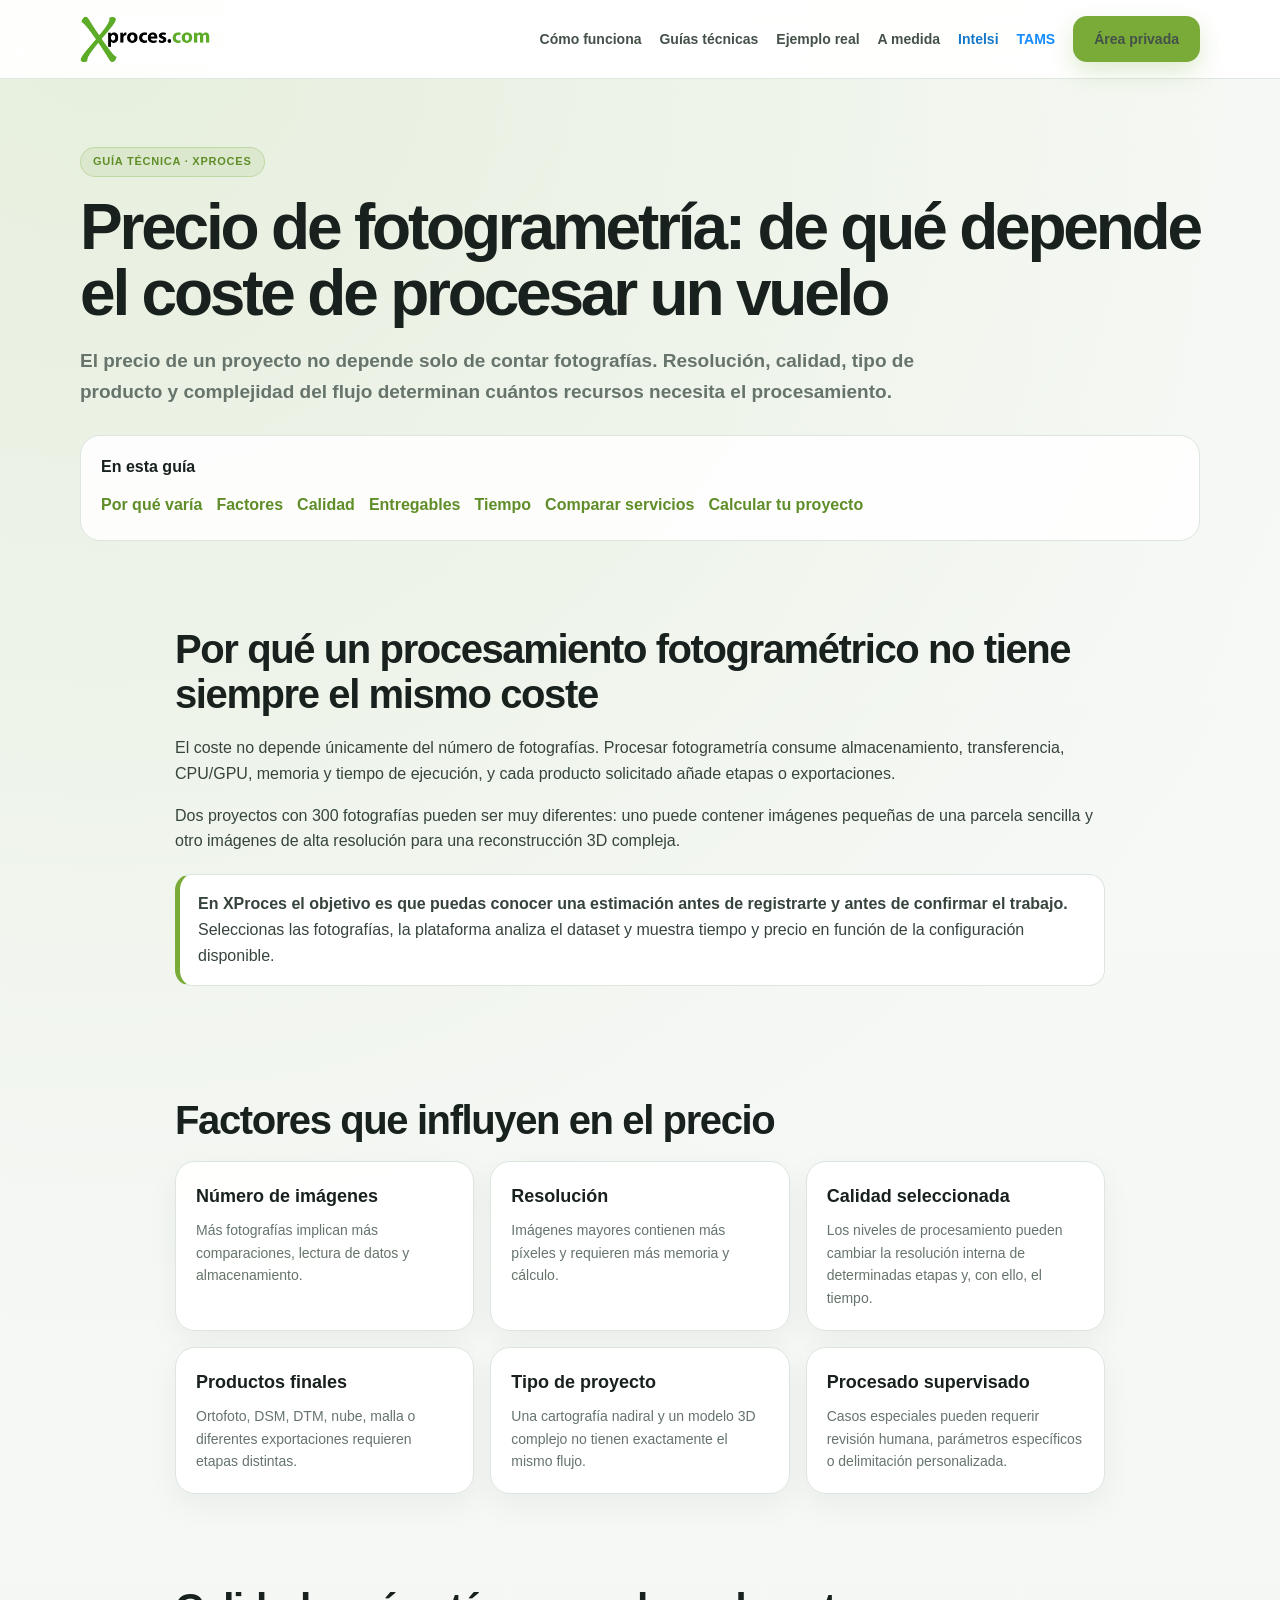
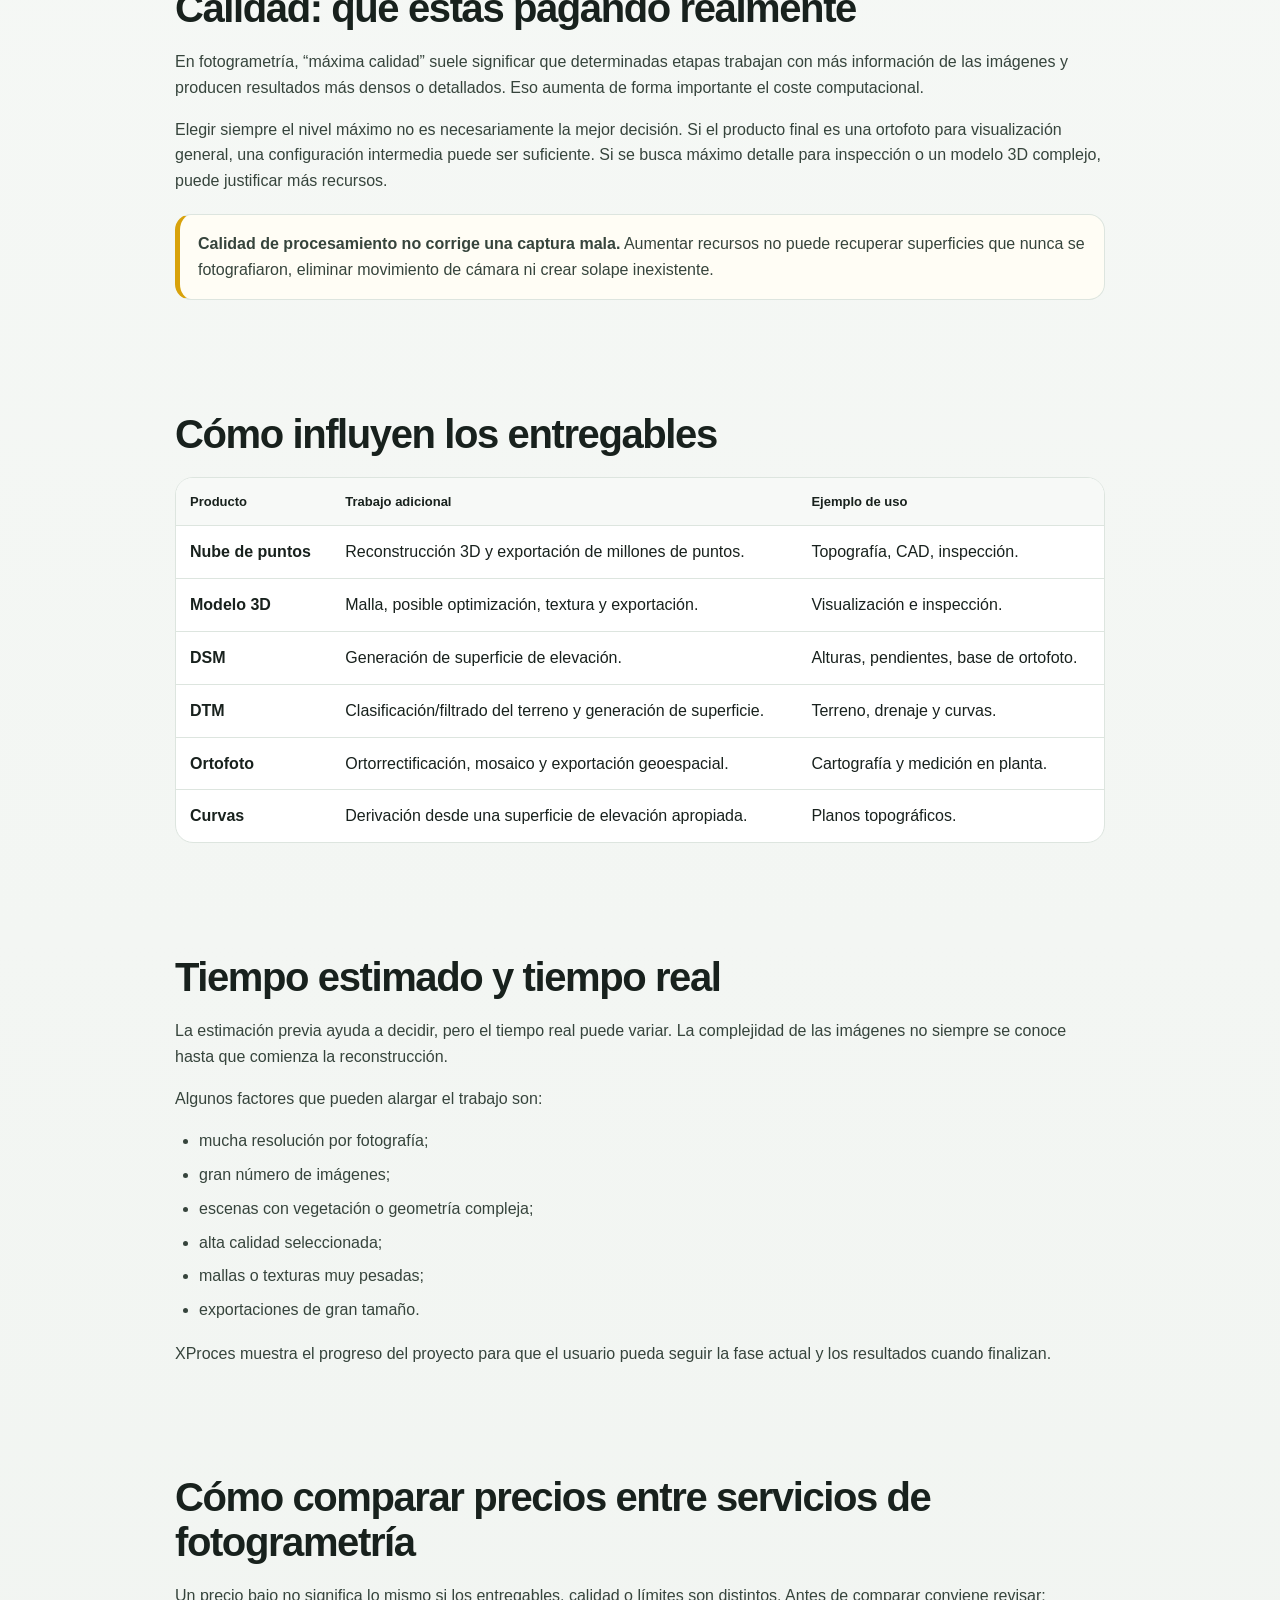
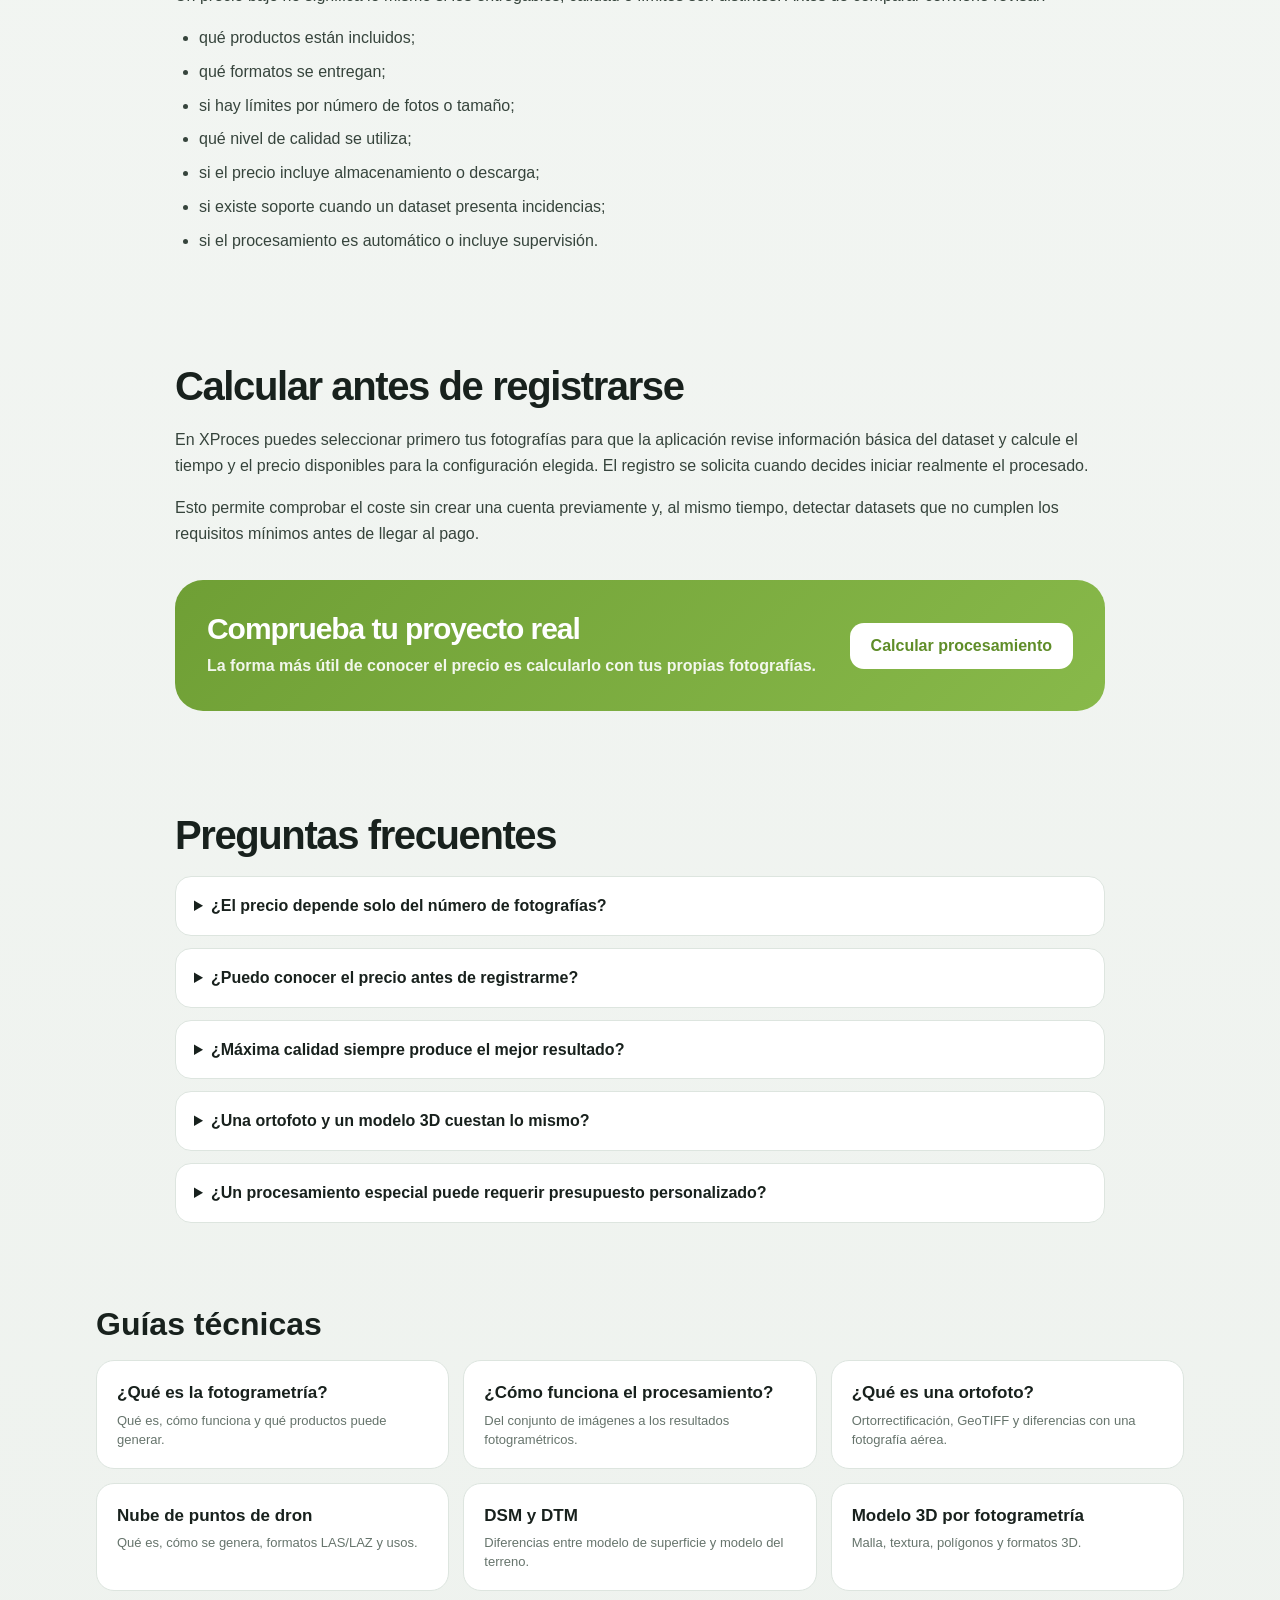
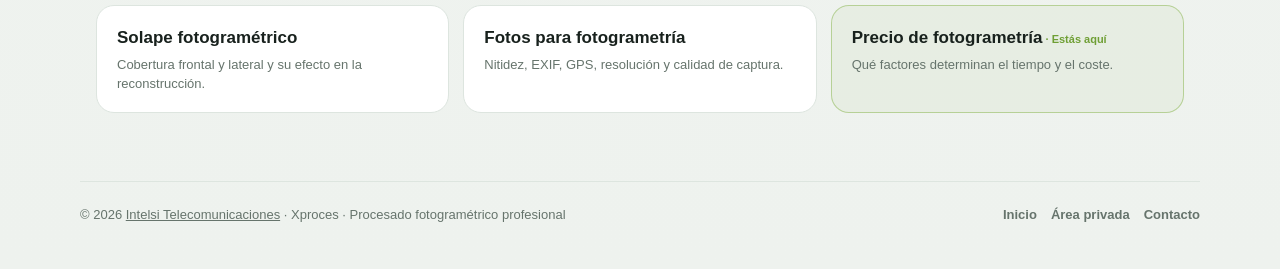
<file: precios-fotogrametria/index.html>
<!DOCTYPE html>
<html lang="es"><head><meta charset="UTF-8"><meta name="viewport" content="width=device-width,initial-scale=1.0">
<title>Precio de fotogrametría: qué determina el coste | XProces</title>
<meta name="description" content="Qué factores determinan el precio de un procesamiento fotogramétrico: número y resolución de fotos, calidad, ortofoto, DSM, DTM, nube y modelo 3D.">
<meta name="robots" content="index,follow,max-image-preview:large">
<link rel="canonical" href="https://xproces.com/precios-fotogrametria/">
<link rel="icon" href="/favicon.ico" sizes="any"><link rel="icon" type="image/png" sizes="48x48" href="/favicon-48x48.png"><link rel="apple-touch-icon" sizes="180x180" href="/apple-touch-icon.png">
<meta property="og:title" content="Precio de fotogrametría: qué determina el coste | XProces"><meta property="og:description" content="Qué factores determinan el precio de un procesamiento fotogramétrico: número y resolución de fotos, calidad, ortofoto, DSM, DTM, nube y modelo 3D."><meta property="og:url" content="https://xproces.com/precios-fotogrametria/"><meta property="og:type" content="article"><meta property="og:image" content="https://xproces.com/og-image.jpg"><meta property="og:locale" content="es_ES">
<script type="application/ld+json">{"@context": "https://schema.org", "@graph": [{"@type": "Article", "headline": "Precio de fotogrametría: de qué depende el coste de procesar un vuelo", "description": "Qué factores determinan el precio de un procesamiento fotogramétrico: número y resolución de fotos, calidad, ortofoto, DSM, DTM, nube y modelo 3D.", "mainEntityOfPage": "https://xproces.com/precios-fotogrametria/", "dateModified": "2026-09-06", "publisher": {"@type": "Organization", "name": "Xproces", "legalName": "Intelsi Telecomunicaciones, S.L.", "url": "https://xproces.com/"}, "inLanguage": "es"}, {"@type": "BreadcrumbList", "itemListElement": [{"@type": "ListItem", "position": 1, "name": "Xproces", "item": "https://xproces.com/"}, {"@type": "ListItem", "position": 2, "name": "Precio de fotogrametría: de qué depende el coste de procesar un vuelo", "item": "https://xproces.com/precios-fotogrametria/"}]}, {"@type": "FAQPage", "mainEntity": [{"@type": "Question", "name": "¿El precio depende solo del número de fotografías?", "acceptedAnswer": {"@type": "Answer", "text": "No. También influyen resolución, calidad seleccionada, tipo de procesamiento y productos solicitados."}}, {"@type": "Question", "name": "¿Puedo conocer el precio antes de registrarme?", "acceptedAnswer": {"@type": "Answer", "text": "Sí. El flujo actual de XProces permite seleccionar las fotografías y obtener análisis, tiempo y precio antes de solicitar el registro para iniciar el trabajo."}}, {"@type": "Question", "name": "¿Máxima calidad siempre produce el mejor resultado?", "acceptedAnswer": {"@type": "Answer", "text": "No si el dataset tiene problemas de captura. Una configuración más exigente no puede sustituir solape, enfoque o cobertura que no existen."}}, {"@type": "Question", "name": "¿Una ortofoto y un modelo 3D cuestan lo mismo?", "acceptedAnswer": {"@type": "Answer", "text": "No necesariamente. Sus flujos y necesidades de cálculo son diferentes, y el coste depende también del resto de productos y de la configuración."}}, {"@type": "Question", "name": "¿Un procesamiento especial puede requerir presupuesto personalizado?", "acceptedAnswer": {"@type": "Answer", "text": "Sí. Proyectos con requisitos específicos, delimitaciones, formatos especiales o supervisión técnica pueden necesitar un flujo a medida."}}]}]}</script>
<style>
:root{--bg:#f4f6f3;--panel:#fff;--text:#18211d;--muted:#66746c;--accent:#7aab39;--accent-dark:#5f8d28;--border:#dde5df;--shadow:0 18px 48px rgba(24,33,29,.09);--radius:24px}
*{box-sizing:border-box}html{scroll-behavior:smooth}body{margin:0;font-family:Arial,sans-serif;color:var(--text);background:radial-gradient(circle at 8% 0%,rgba(122,171,57,.14),transparent 26%),linear-gradient(180deg,#f8faf8 0%,#eef2ee 100%);line-height:1.62}a{color:inherit}.container{width:min(1120px,calc(100% - 32px));margin:0 auto}.site-header{position:sticky;top:0;z-index:20;background:rgba(255,255,255,.94);backdrop-filter:blur(14px);border-bottom:1px solid rgba(221,229,223,.9)}.header-inner{min-height:78px;display:flex;align-items:center;justify-content:space-between;gap:20px}.logo img{display:block;height:48px;width:auto}.nav{display:flex;align-items:center;gap:18px;font-size:14px;font-weight:800}.nav a{text-decoration:none;color:#445149}.nav a:hover{color:var(--accent)}.button{display:inline-flex;align-items:center;justify-content:center;min-height:46px;padding:0 20px;border-radius:14px;text-decoration:none;font-weight:900;border:1px solid transparent;transition:.18s ease}.button-primary{background:var(--accent);color:#fff;box-shadow:0 10px 24px rgba(122,171,57,.24)}.button-primary:hover{background:var(--accent-dark);transform:translateY(-1px)}.button-secondary{background:#fff;border-color:var(--border);color:var(--text)}.button-secondary:hover{border-color:rgba(122,171,57,.55);color:var(--accent)}.hero{padding:68px 0 40px}.eyebrow{display:inline-flex;align-items:center;min-height:30px;padding:0 12px;border-radius:999px;background:rgba(122,171,57,.11);border:1px solid rgba(122,171,57,.28);color:var(--accent-dark);font-size:11px;font-weight:900;text-transform:uppercase;letter-spacing:.07em}h1{margin:18px 0 16px;font-size:clamp(38px,6vw,64px);line-height:1.03;letter-spacing:-.05em}.lead{max-width:900px;color:var(--muted);font-size:19px;font-weight:700}.hero-actions{display:flex;gap:12px;flex-wrap:wrap;margin-top:26px}.toc{margin-top:28px;background:rgba(255,255,255,.88);border:1px solid var(--border);border-radius:20px;padding:18px 20px}.toc strong{display:block;margin-bottom:8px}.toc a{display:inline-block;margin:4px 14px 4px 0;color:var(--accent-dark);font-weight:800;text-decoration:none}.toc a:hover{text-decoration:underline}section{padding:46px 0}.content{max-width:930px;margin:0 auto}.content h2{font-size:clamp(28px,4vw,40px);line-height:1.12;letter-spacing:-.035em;margin:0 0 18px}.content h3{font-size:22px;margin:28px 0 10px}.content h4{font-size:17px;margin:22px 0 8px}.content p{margin:0 0 16px;color:#36443c;font-size:16px}.content ul,.content ol{margin:8px 0 18px;padding-left:24px;color:#36443c}.content li{margin:8px 0}.note{background:#fff;border:1px solid var(--border);border-left:5px solid var(--accent);border-radius:16px;padding:16px 18px;margin:20px 0;color:#36443c}.warning{background:#fffdf5;border-left-color:#d8a20b}.danger{background:#fff8f8;border-left-color:#d94b4b}.grid-2{display:grid;grid-template-columns:repeat(2,minmax(0,1fr));gap:16px}.grid-3{display:grid;grid-template-columns:repeat(3,minmax(0,1fr));gap:16px}.card{background:rgba(255,255,255,.96);border:1px solid var(--border);border-radius:20px;padding:20px;box-shadow:0 10px 30px rgba(24,33,29,.05)}.card h3{margin:0 0 8px;font-size:18px}.card p{margin:0;color:var(--muted);font-size:14px}.compare{width:100%;border-collapse:separate;border-spacing:0;background:#fff;border:1px solid var(--border);border-radius:18px;overflow:hidden;margin:20px 0}.compare th,.compare td{padding:13px 14px;border-bottom:1px solid var(--border);text-align:left;vertical-align:top}.compare th{background:#f7f9f7;font-size:13px}.compare tr:last-child td{border-bottom:0}.compare td:first-child{font-weight:800}.related{display:grid;grid-template-columns:repeat(3,minmax(0,1fr));gap:12px;margin-top:20px}.related a{display:block;background:#fff;border:1px solid var(--border);border-radius:16px;padding:15px;text-decoration:none;font-weight:800}.related a span{display:block;color:var(--muted);font-size:12px;font-weight:600;margin-top:3px}.related a:hover{border-color:rgba(122,171,57,.5);color:var(--accent-dark)}.faq{display:grid;gap:12px;max-width:930px;margin:0 auto}details{background:#fff;border:1px solid var(--border);border-radius:16px;padding:16px 18px}summary{cursor:pointer;font-weight:900}details p{margin:10px 0 0;color:var(--muted)}.cta{margin:34px 0 10px;padding:32px;background:linear-gradient(135deg,#6f9f35,#88b94a);border-radius:28px;color:#fff;display:flex;align-items:center;justify-content:space-between;gap:24px}.cta h2{margin:0 0 7px;font-size:30px}.cta p{margin:0;color:rgba(255,255,255,.9);font-weight:700}.cta .button{background:#fff;color:var(--accent-dark)}footer{padding:30px 0 44px;color:var(--muted);font-size:13px}.footer-inner{border-top:1px solid var(--border);padding-top:22px;display:flex;justify-content:space-between;gap:18px;flex-wrap:wrap}.footer-links{display:flex;gap:14px;flex-wrap:wrap}.footer-links a{text-decoration:none;font-weight:800}@media(max-width:850px){.grid-2,.grid-3,.related{grid-template-columns:1fr}.nav a:not(.button){display:none}}@media(max-width:600px){.container{width:min(100% - 22px,1120px)}.hero{padding-top:42px}h1{font-size:42px}.cta{align-items:flex-start;flex-direction:column}.compare{font-size:13px}.compare th,.compare td{padding:10px}}

.nav{display:flex;align-items:center;gap:18px;font-size:14px;font-weight:800}
.nav a{text-decoration:none;color:#445149}
.nav a:hover{color:var(--accent)}
.nav-external{display:inline-flex;align-items:center;white-space:nowrap}
.nav-intelsi{color:#1678c8 !important}
.nav-intelsi:hover{color:#0f5f9f !important}
.nav-tams{color:#168cff !important}
.nav-tams:hover{color:#006fd6 !important}


.xproces-all-guides{max-width:1120px;margin:38px auto;padding:0 16px}
.xproces-all-guides h2{margin:0 0 18px;font-size:32px;line-height:1.1}
.xproces-all-guides-grid{display:grid;grid-template-columns:repeat(3,minmax(0,1fr));gap:14px}
.xproces-all-guide{display:block;padding:18px 20px;border:1px solid #dde5df;border-radius:18px;background:#fff;text-decoration:none;color:inherit;transition:.18s ease}
.xproces-all-guide:hover{transform:translateY(-1px);border-color:rgba(122,171,57,.55);box-shadow:0 10px 28px rgba(24,33,29,.06)}
.xproces-all-guide strong{display:block;margin-bottom:5px;font-size:17px}
.xproces-all-guide span{display:block;color:#66746c;font-size:13px;line-height:1.45}
.xproces-all-guide[aria-current="page"]{border-color:rgba(122,171,57,.45);background:rgba(122,171,57,.06)}
.xproces-all-guide[aria-current="page"] strong:after{content:" · Estás aquí";font-size:11px;color:#6f9f35;font-weight:800}
@media(max-width:850px){.xproces-all-guides-grid{grid-template-columns:1fr}}

</style>
<script async src="https://www.googletagmanager.com/gtag/js?id=G-1FV4TSWPXP"></script><script>window.dataLayer=window.dataLayer||[];function gtag(){dataLayer.push(arguments);}gtag('js',new Date());gtag('config','G-1FV4TSWPXP');</script>
</head><body>
<header class="site-header"><div class="container header-inner"><a class="logo" href="/"><img src="/xproces.png476por176.png" alt="Xproces"></a>
<nav class="nav" aria-label="Navegación principal">
  <a href="/#como-funciona">Cómo funciona</a>
  <a href="/#guias-tecnicas">Guías técnicas</a>
  <a href="/#ejemplo-real">Ejemplo real</a>
  <a href="/#a-medida">A medida</a>

  <a href="https://www.intelsi.es/"
     class="nav-external nav-intelsi"
     target="_blank"
     rel="noopener noreferrer"
     aria-label="Visitar Intelsi Telecomunicaciones">Intelsi</a>

  <a href="https://tamssoftware.es/"
     class="nav-external nav-tams"
     target="_blank"
     rel="noopener noreferrer"
     aria-label="Visitar la web oficial de TAMS">TAMS</a>

  <a class="button button-primary" href="/area-privada">Área privada</a>
</nav>
</div></header>
<main>
<section class="hero"><div class="container"><span class="eyebrow">Guía técnica · XProces</span><h1>Precio de fotogrametría: de qué depende el coste de procesar un vuelo</h1><p class="lead">El precio de un proyecto no depende solo de contar fotografías. Resolución, calidad, tipo de producto y complejidad del flujo determinan cuántos recursos necesita el procesamiento.</p><div class="toc"><strong>En esta guía</strong><a href="#por-que-varia">Por qué varía</a><a href="#factores">Factores</a><a href="#calidad">Calidad</a><a href="#productos">Entregables</a><a href="#tiempo">Tiempo</a><a href="#comparar">Comparar servicios</a><a href="#calcular">Calcular tu proyecto</a></div></div></section>

<section id="por-que-varia"><div class="container content"><h2>Por qué un procesamiento fotogramétrico no tiene siempre el mismo coste</h2>
<p>El coste no depende únicamente del número de fotografías. Procesar fotogrametría consume almacenamiento, transferencia, CPU/GPU, memoria y tiempo de ejecución, y cada producto solicitado añade etapas o exportaciones.</p>
<p>Dos proyectos con 300 fotografías pueden ser muy diferentes: uno puede contener imágenes pequeñas de una parcela sencilla y otro imágenes de alta resolución para una reconstrucción 3D compleja.</p>
<div class="note"><strong>En XProces el objetivo es que puedas conocer una estimación antes de registrarte y antes de confirmar el trabajo.</strong> Seleccionas las fotografías, la plataforma analiza el dataset y muestra tiempo y precio en función de la configuración disponible.</div>
</div></section>

<section id="factores"><div class="container content"><h2>Factores que influyen en el precio</h2>
<div class="grid-3">
<div class="card"><h3>Número de imágenes</h3><p>Más fotografías implican más comparaciones, lectura de datos y almacenamiento.</p></div>
<div class="card"><h3>Resolución</h3><p>Imágenes mayores contienen más píxeles y requieren más memoria y cálculo.</p></div>
<div class="card"><h3>Calidad seleccionada</h3><p>Los niveles de procesamiento pueden cambiar la resolución interna de determinadas etapas y, con ello, el tiempo.</p></div>
<div class="card"><h3>Productos finales</h3><p>Ortofoto, DSM, DTM, nube, malla o diferentes exportaciones requieren etapas distintas.</p></div>
<div class="card"><h3>Tipo de proyecto</h3><p>Una cartografía nadiral y un modelo 3D complejo no tienen exactamente el mismo flujo.</p></div>
<div class="card"><h3>Procesado supervisado</h3><p>Casos especiales pueden requerir revisión humana, parámetros específicos o delimitación personalizada.</p></div>
</div>
</div></section>

<section id="calidad"><div class="container content"><h2>Calidad: qué estás pagando realmente</h2>
<p>En fotogrametría, “máxima calidad” suele significar que determinadas etapas trabajan con más información de las imágenes y producen resultados más densos o detallados. Eso aumenta de forma importante el coste computacional.</p>
<p>Elegir siempre el nivel máximo no es necesariamente la mejor decisión. Si el producto final es una ortofoto para visualización general, una configuración intermedia puede ser suficiente. Si se busca máximo detalle para inspección o un modelo 3D complejo, puede justificar más recursos.</p>
<div class="note warning"><strong>Calidad de procesamiento no corrige una captura mala.</strong> Aumentar recursos no puede recuperar superficies que nunca se fotografiaron, eliminar movimiento de cámara ni crear solape inexistente.</div>
</div></section>

<section id="productos"><div class="container content"><h2>Cómo influyen los entregables</h2>
<table class="compare"><thead><tr><th>Producto</th><th>Trabajo adicional</th><th>Ejemplo de uso</th></tr></thead><tbody>
<tr><td>Nube de puntos</td><td>Reconstrucción 3D y exportación de millones de puntos.</td><td>Topografía, CAD, inspección.</td></tr>
<tr><td>Modelo 3D</td><td>Malla, posible optimización, textura y exportación.</td><td>Visualización e inspección.</td></tr>
<tr><td>DSM</td><td>Generación de superficie de elevación.</td><td>Alturas, pendientes, base de ortofoto.</td></tr>
<tr><td>DTM</td><td>Clasificación/filtrado del terreno y generación de superficie.</td><td>Terreno, drenaje y curvas.</td></tr>
<tr><td>Ortofoto</td><td>Ortorrectificación, mosaico y exportación geoespacial.</td><td>Cartografía y medición en planta.</td></tr>
<tr><td>Curvas</td><td>Derivación desde una superficie de elevación apropiada.</td><td>Planos topográficos.</td></tr>
</tbody></table>
</div></section>

<section id="tiempo"><div class="container content"><h2>Tiempo estimado y tiempo real</h2>
<p>La estimación previa ayuda a decidir, pero el tiempo real puede variar. La complejidad de las imágenes no siempre se conoce hasta que comienza la reconstrucción.</p>
<p>Algunos factores que pueden alargar el trabajo son:</p>
<ul>
<li>mucha resolución por fotografía;</li>
<li>gran número de imágenes;</li>
<li>escenas con vegetación o geometría compleja;</li>
<li>alta calidad seleccionada;</li>
<li>mallas o texturas muy pesadas;</li>
<li>exportaciones de gran tamaño.</li>
</ul>
<p>XProces muestra el progreso del proyecto para que el usuario pueda seguir la fase actual y los resultados cuando finalizan.</p>
</div></section>

<section id="comparar"><div class="container content"><h2>Cómo comparar precios entre servicios de fotogrametría</h2>
<p>Un precio bajo no significa lo mismo si los entregables, calidad o límites son distintos. Antes de comparar conviene revisar:</p>
<ul>
<li>qué productos están incluidos;</li>
<li>qué formatos se entregan;</li>
<li>si hay límites por número de fotos o tamaño;</li>
<li>qué nivel de calidad se utiliza;</li>
<li>si el precio incluye almacenamiento o descarga;</li>
<li>si existe soporte cuando un dataset presenta incidencias;</li>
<li>si el procesamiento es automático o incluye supervisión.</li>
</ul>
</div></section>

<section id="calcular"><div class="container content"><h2>Calcular antes de registrarse</h2>
<p>En XProces puedes seleccionar primero tus fotografías para que la aplicación revise información básica del dataset y calcule el tiempo y el precio disponibles para la configuración elegida. El registro se solicita cuando decides iniciar realmente el procesado.</p>
<p>Esto permite comprobar el coste sin crear una cuenta previamente y, al mismo tiempo, detectar datasets que no cumplen los requisitos mínimos antes de llegar al pago.</p>
<div class="cta"><div><h2>Comprueba tu proyecto real</h2><p>La forma más útil de conocer el precio es calcularlo con tus propias fotografías.</p></div><a class="button" href="/area-privada">Calcular procesamiento</a></div>
</div></section>

<section id="preguntas"><div class="container"><div class="content"><h2>Preguntas frecuentes</h2></div><div class="faq"><details><summary>¿El precio depende solo del número de fotografías?</summary><p>No. También influyen resolución, calidad seleccionada, tipo de procesamiento y productos solicitados.</p></details><details><summary>¿Puedo conocer el precio antes de registrarme?</summary><p>Sí. El flujo actual de XProces permite seleccionar las fotografías y obtener análisis, tiempo y precio antes de solicitar el registro para iniciar el trabajo.</p></details><details><summary>¿Máxima calidad siempre produce el mejor resultado?</summary><p>No si el dataset tiene problemas de captura. Una configuración más exigente no puede sustituir solape, enfoque o cobertura que no existen.</p></details><details><summary>¿Una ortofoto y un modelo 3D cuestan lo mismo?</summary><p>No necesariamente. Sus flujos y necesidades de cálculo son diferentes, y el coste depende también del resto de productos y de la configuración.</p></details><details><summary>¿Un procesamiento especial puede requerir presupuesto personalizado?</summary><p>Sí. Proyectos con requisitos específicos, delimitaciones, formatos especiales o supervisión técnica pueden necesitar un flujo a medida.</p></details></div></div></section>

<section class="xproces-all-guides"><h2>Guías técnicas</h2><div class="xproces-all-guides-grid"><a class="xproces-all-guide" href="/fotogrametria-online/"><strong>¿Qué es la fotogrametría?</strong><span>Qué es, cómo funciona y qué productos puede generar.</span></a><a class="xproces-all-guide" href="/procesar-fotos-dron-online/"><strong>¿Cómo funciona el procesamiento?</strong><span>Del conjunto de imágenes a los resultados fotogramétricos.</span></a><a class="xproces-all-guide" href="/ortofoto-dron-online/"><strong>¿Qué es una ortofoto?</strong><span>Ortorrectificación, GeoTIFF y diferencias con una fotografía aérea.</span></a><a class="xproces-all-guide" href="/nube-de-puntos-dron/"><strong>Nube de puntos de dron</strong><span>Qué es, cómo se genera, formatos LAS/LAZ y usos.</span></a><a class="xproces-all-guide" href="/dsm-dtm-dron/"><strong>DSM y DTM</strong><span>Diferencias entre modelo de superficie y modelo del terreno.</span></a><a class="xproces-all-guide" href="/modelo-3d-fotogrametria/"><strong>Modelo 3D por fotogrametría</strong><span>Malla, textura, polígonos y formatos 3D.</span></a><a class="xproces-all-guide" href="/solape-fotogrametria-dron/"><strong>Solape fotogramétrico</strong><span>Cobertura frontal y lateral y su efecto en la reconstrucción.</span></a><a class="xproces-all-guide" href="/fotos-para-fotogrametria/"><strong>Fotos para fotogrametría</strong><span>Nitidez, EXIF, GPS, resolución y calidad de captura.</span></a><a class="xproces-all-guide" href="/precios-fotogrametria/" aria-current="page"><strong>Precio de fotogrametría</strong><span>Qué factores determinan el tiempo y el coste.</span></a></div></section>
</main>
<footer><div class="container footer-inner"><div>© 2026 <a href="https://www.intelsi.es/" target="_blank" rel="noopener noreferrer">Intelsi Telecomunicaciones</a> · Xproces · Procesado fotogramétrico profesional</div><div class="footer-links"><a href="/">Inicio</a><a href="/area-privada">Área privada</a><a href="mailto:soporte@xproces.com">Contacto</a></div></div></footer>
</body></html>
</file>
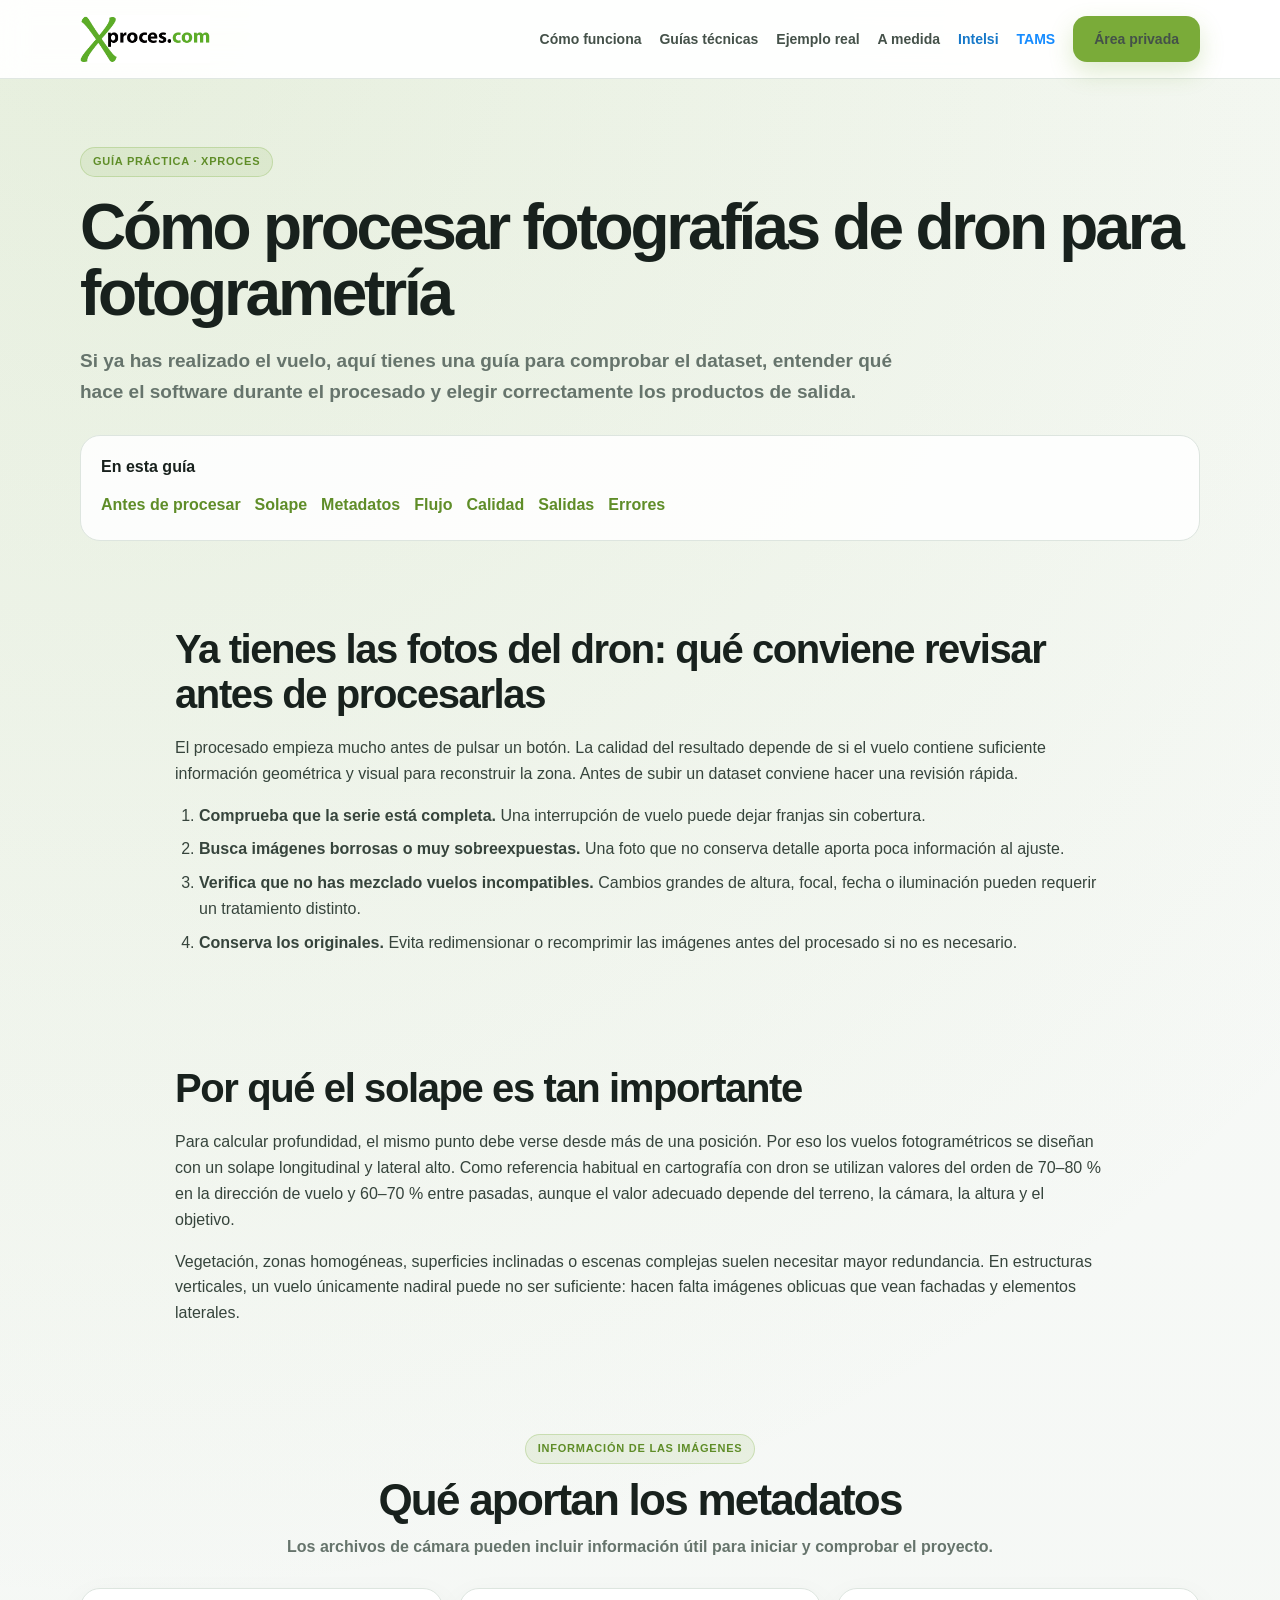
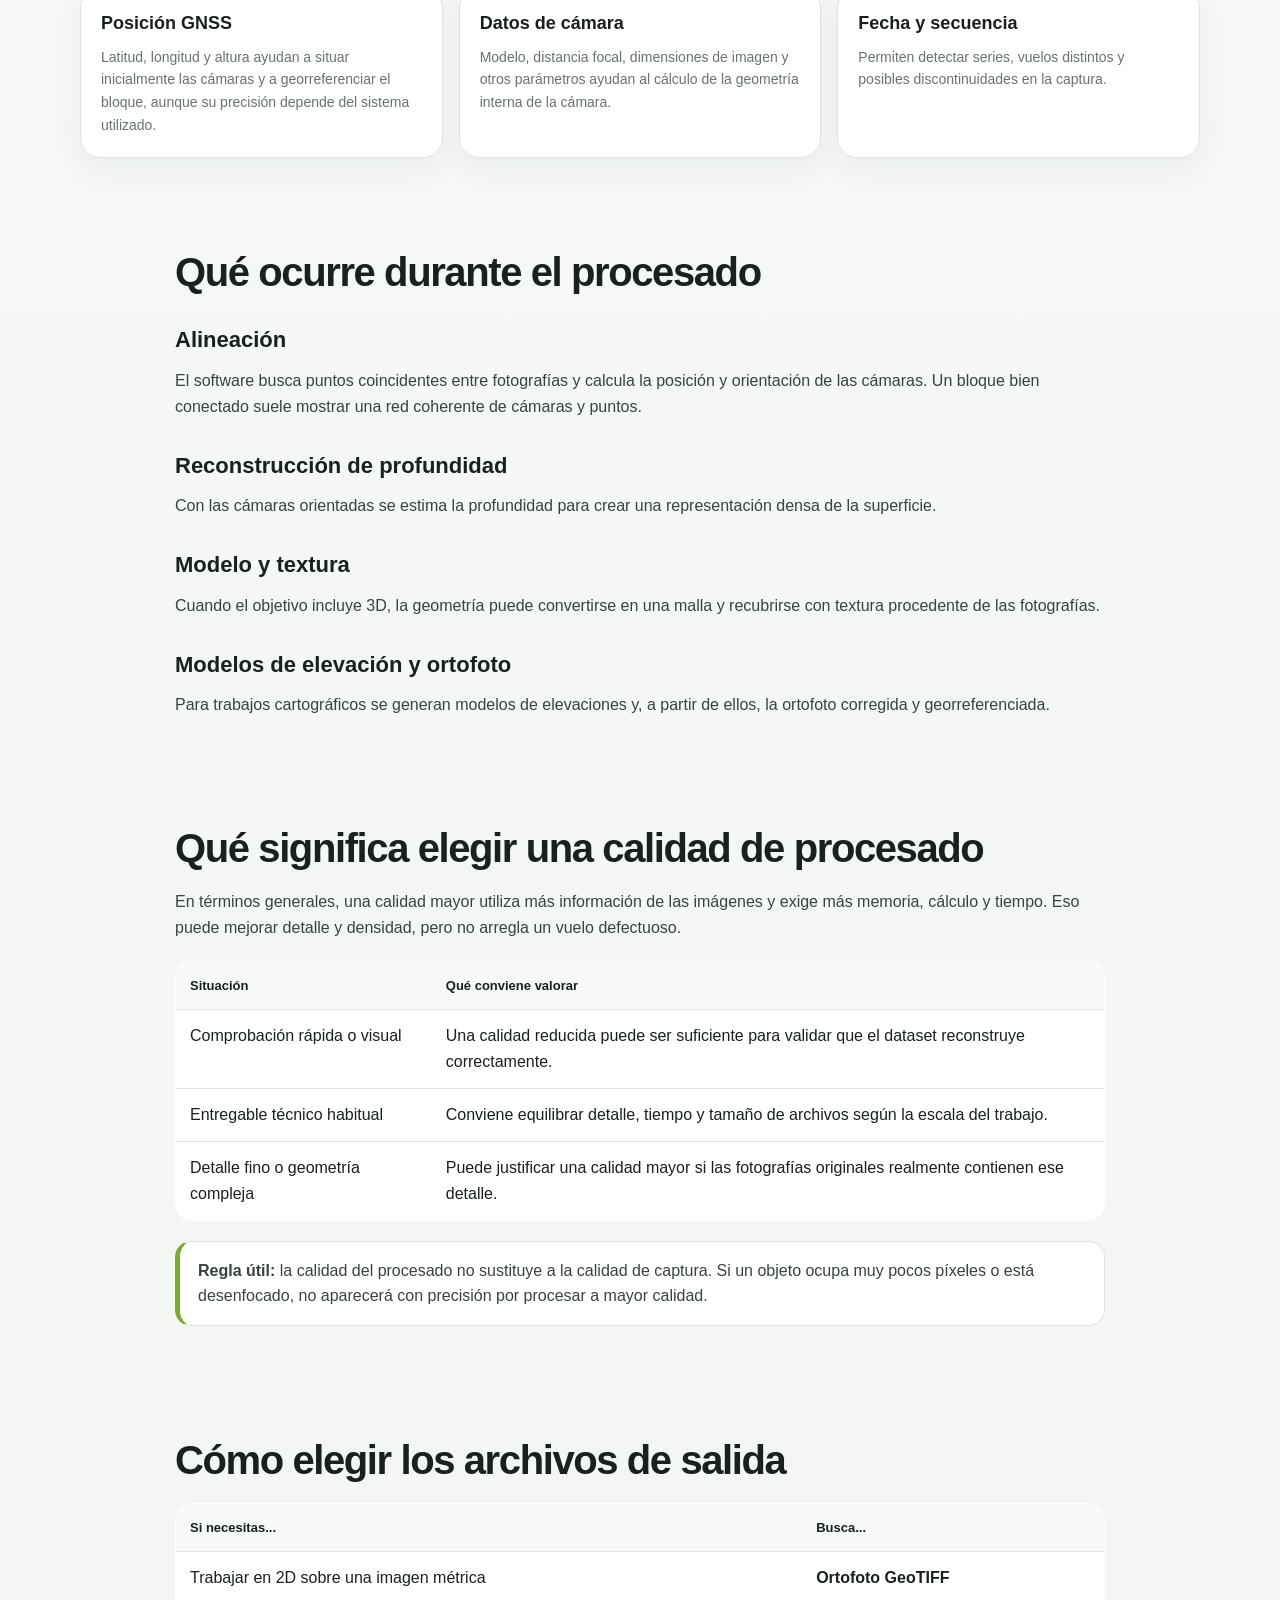
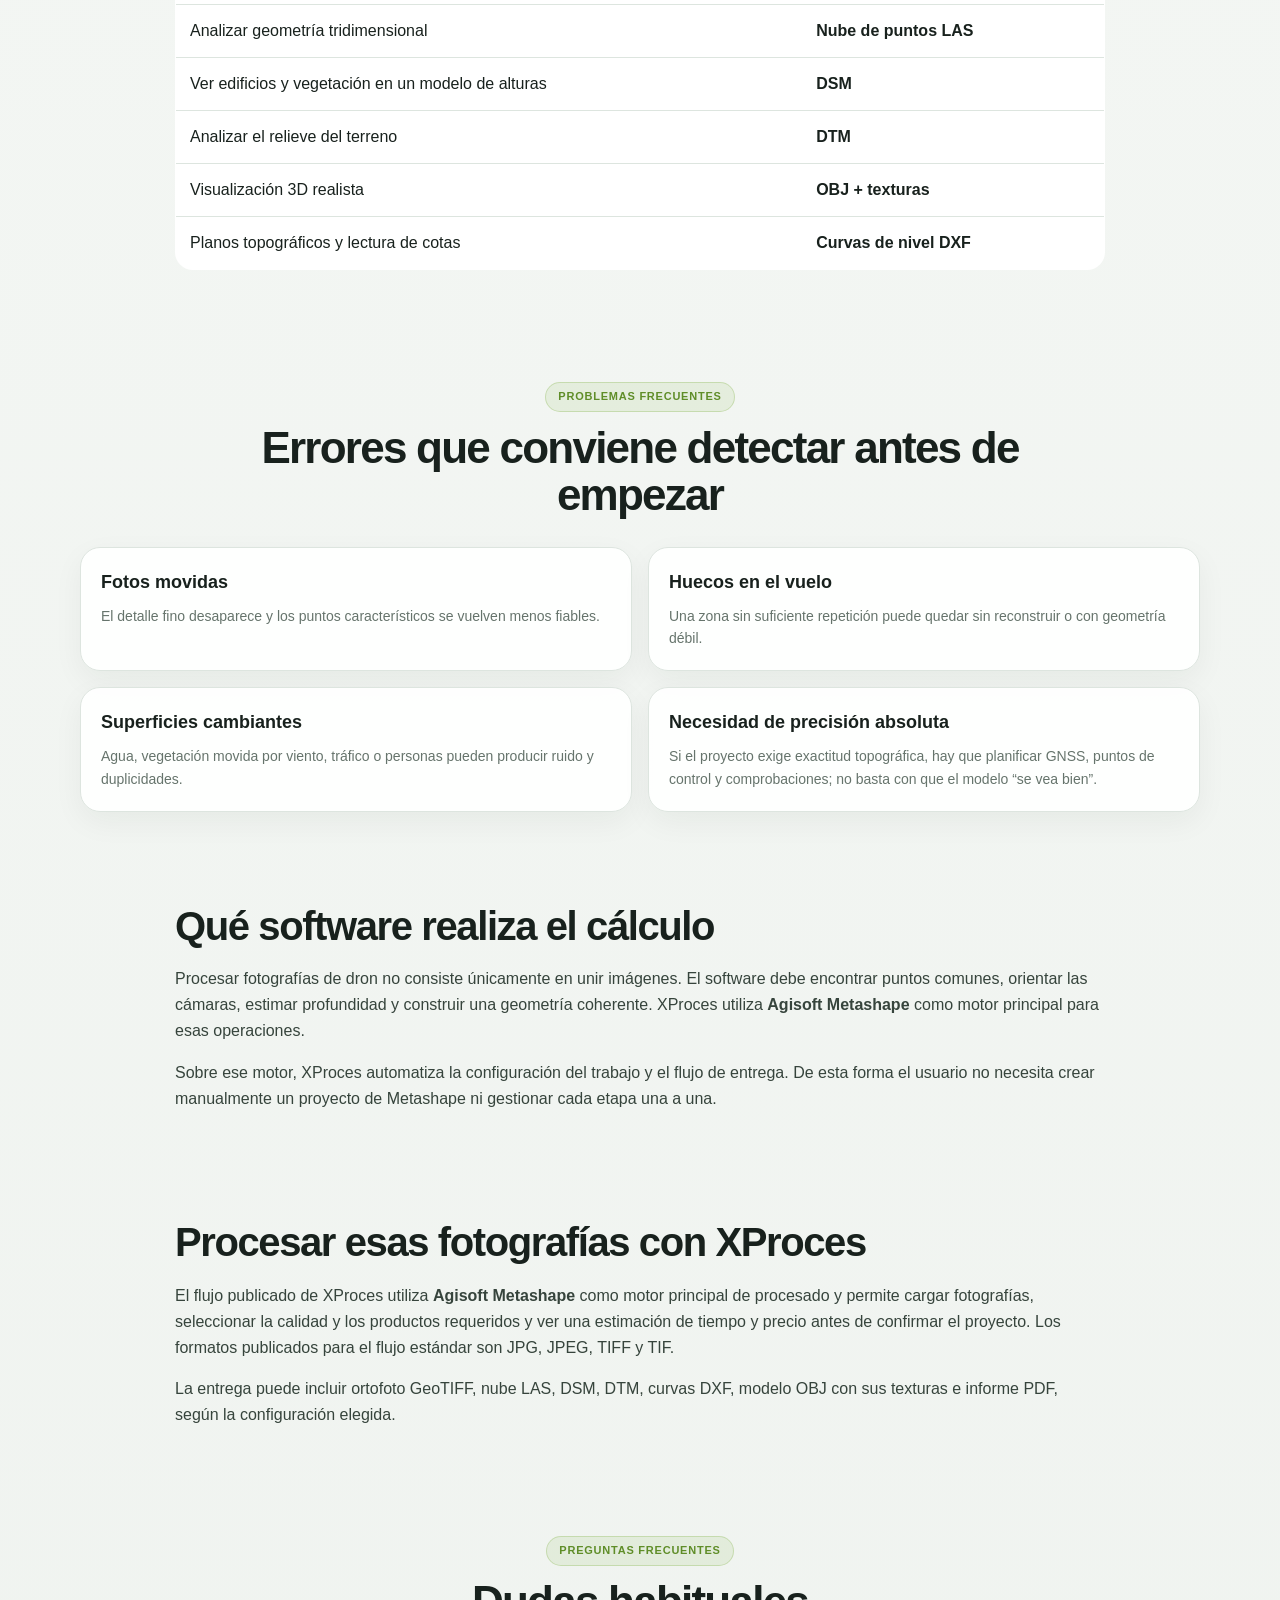
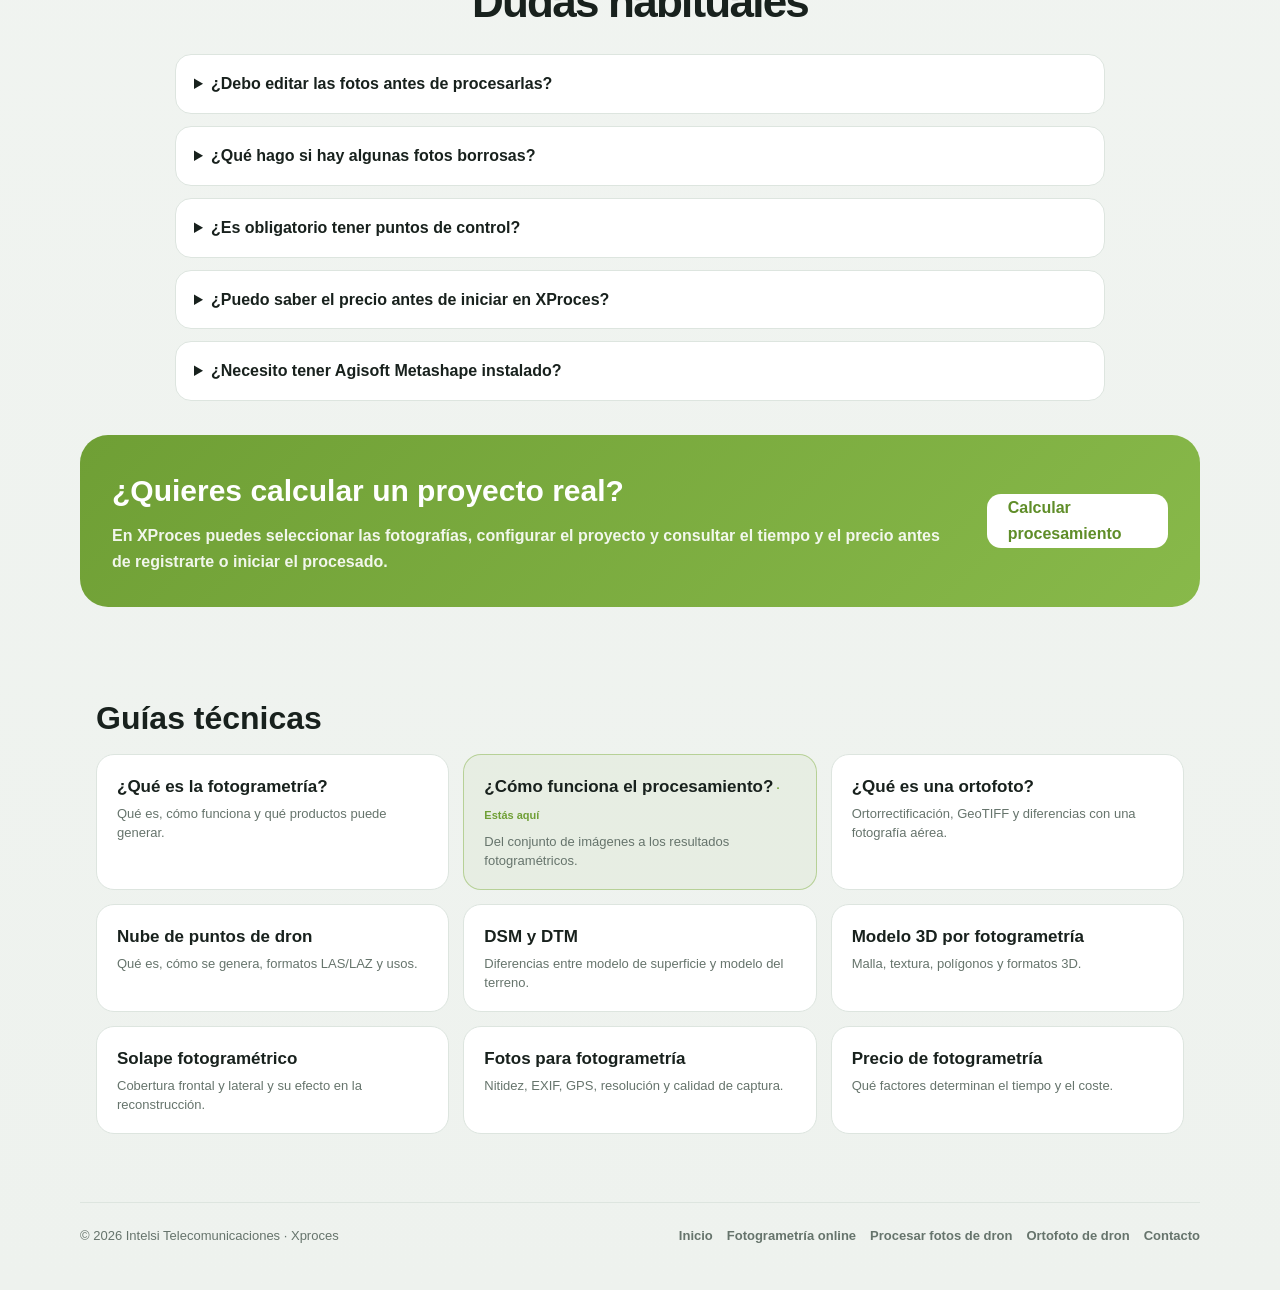
<file: procesar-fotos-dron-online/index.html>
<!DOCTYPE html>
<html lang="es"><head><meta charset="UTF-8"><meta name="viewport" content="width=device-width,initial-scale=1.0">
<title>Cómo procesar fotos de dron para fotogrametría | XProces</title><meta name="description" content="Guía para preparar y procesar fotografías de dron: solape, metadatos, calidad, flujo fotogramétrico, archivos de salida y errores habituales."><meta name="robots" content="index,follow,max-image-preview:large"><link rel="canonical" href="https://xproces.com/procesar-fotos-dron-online/"><link rel="icon" href="/favicon.ico" sizes="any"><link rel="icon" type="image/png" sizes="48x48" href="/favicon-48x48.png"><link rel="apple-touch-icon" sizes="180x180" href="/apple-touch-icon.png"><meta property="og:title" content="Cómo procesar fotos de dron para fotogrametría | XProces"><meta property="og:description" content="Guía para preparar y procesar fotografías de dron: solape, metadatos, calidad, flujo fotogramétrico, archivos de salida y errores habituales."><meta property="og:url" content="https://xproces.com/procesar-fotos-dron-online/"><meta property="og:type" content="article"><meta property="og:image" content="https://xproces.com/og-image.jpg"><meta property="og:locale" content="es_ES"><script type="application/ld+json">{"@context": "https://schema.org", "@graph": [{"@type": "Article", "headline": "Cómo procesar fotografías de dron para fotogrametría", "description": "Guía para preparar y procesar fotografías de dron: solape, metadatos, calidad, flujo fotogramétrico, archivos de salida y errores habituales.", "mainEntityOfPage": "https://xproces.com/procesar-fotos-dron-online/", "publisher": {"@type": "Organization", "name": "Xproces", "legalName": "Intelsi Telecomunicaciones, S.L.", "url": "https://xproces.com/"}, "inLanguage": "es"}, {"@type": "Service", "name": "Procesado de fotografías de dron", "provider": {"@type": "Organization", "name": "Xproces", "legalName": "Intelsi Telecomunicaciones, S.L.", "url": "https://xproces.com/"}, "areaServed": "ES", "url": "https://xproces.com/procesar-fotos-dron-online/", "description": "Guía para preparar y procesar fotografías de dron: solape, metadatos, calidad, flujo fotogramétrico, archivos de salida y errores habituales."}, {"@type": "FAQPage", "mainEntity": [{"@type": "Question", "name": "¿Debo editar las fotos antes de procesarlas?", "acceptedAnswer": {"@type": "Answer", "text": "En general conviene conservar los originales. Correcciones agresivas, redimensionado o recompressión pueden eliminar información o metadatos útiles. Si es necesario editar, conserva siempre una copia de los archivos originales."}}, {"@type": "Question", "name": "¿Qué hago si hay algunas fotos borrosas?", "acceptedAnswer": {"@type": "Answer", "text": "Si son pocas y la zona sigue estando cubierta por otras imágenes nítidas, puede ser preferible excluirlas. Si eliminarlas crea un hueco de cobertura, el problema está en la captura y puede ser necesario repetir parte del vuelo."}}, {"@type": "Question", "name": "¿Es obligatorio tener puntos de control?", "acceptedAnswer": {"@type": "Answer", "text": "No para todos los usos. Son especialmente importantes cuando se necesita controlar la exactitud absoluta y referir el proyecto a coordenadas conocidas."}}, {"@type": "Question", "name": "¿Puedo saber el precio antes de iniciar en XProces?", "acceptedAnswer": {"@type": "Answer", "text": "Sí. La web de XProces indica que, después de cargar y configurar el proyecto, se muestra el tiempo y el precio antes de confirmar el trabajo."}}]}]}</script><style>
:root{--bg:#f4f6f3;--panel:#fff;--text:#18211d;--muted:#66746c;--accent:#7aab39;--accent-dark:#5f8d28;--border:#dde5df;--shadow:0 18px 48px rgba(24,33,29,.09);--radius:24px}
*{box-sizing:border-box}html{scroll-behavior:smooth}body{margin:0;font-family:Arial,sans-serif;color:var(--text);background:radial-gradient(circle at 8% 0%,rgba(122,171,57,.14),transparent 26%),linear-gradient(180deg,#f8faf8 0%,#eef2ee 100%);line-height:1.62}a{color:inherit}.container{width:min(1120px,calc(100% - 32px));margin:0 auto}.site-header{position:sticky;top:0;z-index:20;background:rgba(255,255,255,.94);backdrop-filter:blur(14px);border-bottom:1px solid rgba(221,229,223,.9)}.header-inner{min-height:78px;display:flex;align-items:center;justify-content:space-between;gap:20px}.logo img{display:block;height:48px;width:auto}.nav{display:flex;align-items:center;gap:18px;font-size:14px;font-weight:800}.nav a{text-decoration:none;color:#445149}.nav a:hover{color:var(--accent)}.button{display:inline-flex;align-items:center;justify-content:center;min-height:46px;padding:0 20px;border-radius:14px;text-decoration:none;font-weight:900;border:1px solid transparent;transition:.18s ease}.button-primary{background:var(--accent);color:#fff;box-shadow:0 10px 24px rgba(122,171,57,.24)}.button-primary:hover{background:var(--accent-dark);transform:translateY(-1px)}.button-secondary{background:#fff;border-color:var(--border);color:var(--text)}.button-secondary:hover{border-color:rgba(122,171,57,.55);color:var(--accent)}.hero{padding:68px 0 40px}.eyebrow{display:inline-flex;align-items:center;min-height:30px;padding:0 12px;border-radius:999px;background:rgba(122,171,57,.11);border:1px solid rgba(122,171,57,.28);color:var(--accent-dark);font-size:11px;font-weight:900;text-transform:uppercase;letter-spacing:.07em}h1{margin:18px 0 16px;font-size:clamp(38px,6vw,64px);line-height:1.03;letter-spacing:-.05em}.lead{max-width:860px;color:var(--muted);font-size:19px;font-weight:700}.hero-actions{display:flex;gap:12px;flex-wrap:wrap;margin-top:26px}.chips{display:flex;flex-wrap:wrap;gap:9px;margin-top:22px}.chip{padding:8px 11px;border-radius:999px;background:#fff;border:1px solid var(--border);font-size:12px;font-weight:900}.toc{margin-top:28px;background:rgba(255,255,255,.88);border:1px solid var(--border);border-radius:20px;padding:18px 20px}.toc strong{display:block;margin-bottom:8px}.toc a{display:inline-block;margin:4px 14px 4px 0;color:var(--accent-dark);font-weight:800;text-decoration:none}.toc a:hover{text-decoration:underline}section{padding:46px 0}.section-head{max-width:850px;margin:0 auto 28px;text-align:center}.section-head h2{margin:12px 0 10px;font-size:clamp(29px,4vw,44px);line-height:1.08;letter-spacing:-.04em}.section-head p{margin:0;color:var(--muted);font-size:16px;font-weight:700}.content{max-width:930px;margin:0 auto}.content h2{font-size:clamp(28px,4vw,40px);line-height:1.12;letter-spacing:-.035em;margin:0 0 18px}.content h3{font-size:22px;margin:28px 0 10px}.content p{margin:0 0 16px;color:#36443c;font-size:16px}.content ul,.content ol{margin:8px 0 18px;padding-left:24px;color:#36443c}.content li{margin:8px 0}.note{background:#fff;border:1px solid var(--border);border-left:5px solid var(--accent);border-radius:16px;padding:16px 18px;margin:20px 0;color:#36443c}.grid-2{display:grid;grid-template-columns:repeat(2,minmax(0,1fr));gap:16px}.grid-3{display:grid;grid-template-columns:repeat(3,minmax(0,1fr));gap:16px}.card{background:rgba(255,255,255,.96);border:1px solid var(--border);border-radius:20px;padding:20px;box-shadow:0 10px 30px rgba(24,33,29,.05)}.card h3{margin:0 0 8px;font-size:18px}.card p{margin:0;color:var(--muted);font-size:14px}.compare{width:100%;border-collapse:collapse;background:#fff;border:1px solid var(--border);border-radius:18px;overflow:hidden;margin:20px 0}.compare th,.compare td{padding:13px 14px;border-bottom:1px solid var(--border);text-align:left;vertical-align:top}.compare th{background:#f7f9f7;font-size:13px}.compare tr:last-child td{border-bottom:0}.faq{display:grid;gap:12px;max-width:930px;margin:0 auto}details{background:#fff;border:1px solid var(--border);border-radius:16px;padding:16px 18px}summary{cursor:pointer;font-weight:900}details p{margin:10px 0 0;color:var(--muted)}.cta{margin:34px 0 10px;padding:32px;background:linear-gradient(135deg,#6f9f35,#88b94a);border-radius:28px;color:#fff;display:flex;align-items:center;justify-content:space-between;gap:24px}.cta h2{margin:0 0 7px;font-size:30px}.cta p{margin:0;color:rgba(255,255,255,.9);font-weight:700}.cta .button{background:#fff;color:var(--accent-dark)}footer{padding:30px 0 44px;color:var(--muted);font-size:13px}.footer-inner{border-top:1px solid var(--border);padding-top:22px;display:flex;justify-content:space-between;gap:18px;flex-wrap:wrap}.footer-links{display:flex;gap:14px;flex-wrap:wrap}.footer-links a{text-decoration:none;font-weight:800}@media(max-width:850px){.grid-2,.grid-3{grid-template-columns:1fr}.nav a:not(.button){display:none}}@media(max-width:600px){.container{width:min(100% - 22px,1120px)}.hero{padding-top:42px}h1{font-size:42px}.cta{align-items:flex-start;flex-direction:column}.compare{font-size:13px}.compare th,.compare td{padding:10px}}

.nav{display:flex;align-items:center;gap:18px;font-size:14px;font-weight:800}
.nav a{text-decoration:none;color:#445149}
.nav a:hover{color:var(--accent)}
.nav-external{display:inline-flex;align-items:center;white-space:nowrap}
.nav-intelsi{color:#1678c8 !important}
.nav-intelsi:hover{color:#0f5f9f !important}
.nav-tams{color:#168cff !important}
.nav-tams:hover{color:#006fd6 !important}


.xproces-all-guides{max-width:1120px;margin:38px auto;padding:0 16px}
.xproces-all-guides h2{margin:0 0 18px;font-size:32px;line-height:1.1}
.xproces-all-guides-grid{display:grid;grid-template-columns:repeat(3,minmax(0,1fr));gap:14px}
.xproces-all-guide{display:block;padding:18px 20px;border:1px solid #dde5df;border-radius:18px;background:#fff;text-decoration:none;color:inherit;transition:.18s ease}
.xproces-all-guide:hover{transform:translateY(-1px);border-color:rgba(122,171,57,.55);box-shadow:0 10px 28px rgba(24,33,29,.06)}
.xproces-all-guide strong{display:block;margin-bottom:5px;font-size:17px}
.xproces-all-guide span{display:block;color:#66746c;font-size:13px;line-height:1.45}
.xproces-all-guide[aria-current="page"]{border-color:rgba(122,171,57,.45);background:rgba(122,171,57,.06)}
.xproces-all-guide[aria-current="page"] strong:after{content:" · Estás aquí";font-size:11px;color:#6f9f35;font-weight:800}
@media(max-width:850px){.xproces-all-guides-grid{grid-template-columns:1fr}}

</style><script async src="https://www.googletagmanager.com/gtag/js?id=G-1FV4TSWPXP"></script><script>window.dataLayer=window.dataLayer||[];function gtag(){dataLayer.push(arguments);}gtag('js',new Date());gtag('config','G-1FV4TSWPXP');</script>
<style>
.xproces-related-guides{max-width:960px;margin:34px auto;padding:0 16px}
.xproces-related-guides h2{margin:0 0 16px}
.xproces-related-grid{display:grid;grid-template-columns:repeat(3,minmax(0,1fr));gap:12px}
.xproces-related-grid a{display:block;padding:15px 16px;border:1px solid #dde5df;border-radius:16px;background:#fff;text-decoration:none;color:inherit}
.xproces-related-grid a:hover{border-color:rgba(122,171,57,.55)}
.xproces-related-grid strong{display:block;margin-bottom:4px}
.xproces-related-grid span{display:block;color:#66746c;font-size:13px;line-height:1.4}
@media(max-width:800px){.xproces-related-grid{grid-template-columns:1fr}}
</style>

</head>
<body><header class="site-header"><div class="container header-inner"><a class="logo" href="/"><img src="/xproces.png476por176.png" alt="Xproces"></a>
<nav class="nav" aria-label="Navegación principal">
  <a href="/#como-funciona">Cómo funciona</a>
  <a href="/#guias-tecnicas">Guías técnicas</a>
  <a href="/#ejemplo-real">Ejemplo real</a>
  <a href="/#a-medida">A medida</a>

  <a href="https://www.intelsi.es/"
     class="nav-external nav-intelsi"
     target="_blank"
     rel="noopener noreferrer"
     aria-label="Visitar Intelsi Telecomunicaciones">Intelsi</a>

  <a href="https://tamssoftware.es/"
     class="nav-external nav-tams"
     target="_blank"
     rel="noopener noreferrer"
     aria-label="Visitar la web oficial de TAMS">TAMS</a>

  <a class="button button-primary" href="/area-privada">Área privada</a>
</nav>
</div></header>
<main><section class="hero"><div class="container"><span class="eyebrow">Guía práctica · XProces</span><h1>Cómo procesar fotografías de dron para fotogrametría</h1><p class="lead">Si ya has realizado el vuelo, aquí tienes una guía para comprobar el dataset, entender qué hace el software durante el procesado y elegir correctamente los productos de salida.</p><div class="toc"><strong>En esta guía</strong><a href="#antes">Antes de procesar</a><a href="#solape">Solape</a><a href="#metadatos">Metadatos</a><a href="#flujo">Flujo</a><a href="#calidad">Calidad</a><a href="#salidas">Salidas</a><a href="#errores">Errores</a></div></div></section>
<section id="antes"><div class="container content"><h2>Ya tienes las fotos del dron: qué conviene revisar antes de procesarlas</h2><p>El procesado empieza mucho antes de pulsar un botón. La calidad del resultado depende de si el vuelo contiene suficiente información geométrica y visual para reconstruir la zona. Antes de subir un dataset conviene hacer una revisión rápida.</p><ol><li><strong>Comprueba que la serie está completa.</strong> Una interrupción de vuelo puede dejar franjas sin cobertura.</li><li><strong>Busca imágenes borrosas o muy sobreexpuestas.</strong> Una foto que no conserva detalle aporta poca información al ajuste.</li><li><strong>Verifica que no has mezclado vuelos incompatibles.</strong> Cambios grandes de altura, focal, fecha o iluminación pueden requerir un tratamiento distinto.</li><li><strong>Conserva los originales.</strong> Evita redimensionar o recomprimir las imágenes antes del procesado si no es necesario.</li></ol></div></section>
<section id="solape"><div class="container content"><h2>Por qué el solape es tan importante</h2><p>Para calcular profundidad, el mismo punto debe verse desde más de una posición. Por eso los vuelos fotogramétricos se diseñan con un solape longitudinal y lateral alto. Como referencia habitual en cartografía con dron se utilizan valores del orden de 70–80 % en la dirección de vuelo y 60–70 % entre pasadas, aunque el valor adecuado depende del terreno, la cámara, la altura y el objetivo.</p><p>Vegetación, zonas homogéneas, superficies inclinadas o escenas complejas suelen necesitar mayor redundancia. En estructuras verticales, un vuelo únicamente nadiral puede no ser suficiente: hacen falta imágenes oblicuas que vean fachadas y elementos laterales.</p></div></section>
<section id="metadatos"><div class="container"><div class="section-head"><span class="eyebrow">Información de las imágenes</span><h2>Qué aportan los metadatos</h2><p>Los archivos de cámara pueden incluir información útil para iniciar y comprobar el proyecto.</p></div><div class="grid-3"><article class="card"><h3>Posición GNSS</h3><p>Latitud, longitud y altura ayudan a situar inicialmente las cámaras y a georreferenciar el bloque, aunque su precisión depende del sistema utilizado.</p></article><article class="card"><h3>Datos de cámara</h3><p>Modelo, distancia focal, dimensiones de imagen y otros parámetros ayudan al cálculo de la geometría interna de la cámara.</p></article><article class="card"><h3>Fecha y secuencia</h3><p>Permiten detectar series, vuelos distintos y posibles discontinuidades en la captura.</p></article></div></div></section>
<section id="flujo"><div class="container content"><h2>Qué ocurre durante el procesado</h2><h3>Alineación</h3><p>El software busca puntos coincidentes entre fotografías y calcula la posición y orientación de las cámaras. Un bloque bien conectado suele mostrar una red coherente de cámaras y puntos.</p><h3>Reconstrucción de profundidad</h3><p>Con las cámaras orientadas se estima la profundidad para crear una representación densa de la superficie.</p><h3>Modelo y textura</h3><p>Cuando el objetivo incluye 3D, la geometría puede convertirse en una malla y recubrirse con textura procedente de las fotografías.</p><h3>Modelos de elevación y ortofoto</h3><p>Para trabajos cartográficos se generan modelos de elevaciones y, a partir de ellos, la ortofoto corregida y georreferenciada.</p></div></section>
<section id="calidad"><div class="container content"><h2>Qué significa elegir una calidad de procesado</h2><p>En términos generales, una calidad mayor utiliza más información de las imágenes y exige más memoria, cálculo y tiempo. Eso puede mejorar detalle y densidad, pero no arregla un vuelo defectuoso.</p><table class="compare"><thead><tr><th>Situación</th><th>Qué conviene valorar</th></tr></thead><tbody><tr><td>Comprobación rápida o visual</td><td>Una calidad reducida puede ser suficiente para validar que el dataset reconstruye correctamente.</td></tr><tr><td>Entregable técnico habitual</td><td>Conviene equilibrar detalle, tiempo y tamaño de archivos según la escala del trabajo.</td></tr><tr><td>Detalle fino o geometría compleja</td><td>Puede justificar una calidad mayor si las fotografías originales realmente contienen ese detalle.</td></tr></tbody></table><div class="note"><strong>Regla útil:</strong> la calidad del procesado no sustituye a la calidad de captura. Si un objeto ocupa muy pocos píxeles o está desenfocado, no aparecerá con precisión por procesar a mayor calidad.</div></div></section>
<section id="salidas"><div class="container content"><h2>Cómo elegir los archivos de salida</h2><table class="compare"><thead><tr><th>Si necesitas...</th><th>Busca...</th></tr></thead><tbody><tr><td>Trabajar en 2D sobre una imagen métrica</td><td><strong>Ortofoto GeoTIFF</strong></td></tr><tr><td>Analizar geometría tridimensional</td><td><strong>Nube de puntos LAS</strong></td></tr><tr><td>Ver edificios y vegetación en un modelo de alturas</td><td><strong>DSM</strong></td></tr><tr><td>Analizar el relieve del terreno</td><td><strong>DTM</strong></td></tr><tr><td>Visualización 3D realista</td><td><strong>OBJ + texturas</strong></td></tr><tr><td>Planos topográficos y lectura de cotas</td><td><strong>Curvas de nivel DXF</strong></td></tr></tbody></table></div></section>
<section id="errores"><div class="container"><div class="section-head"><span class="eyebrow">Problemas frecuentes</span><h2>Errores que conviene detectar antes de empezar</h2></div><div class="grid-2"><article class="card"><h3>Fotos movidas</h3><p>El detalle fino desaparece y los puntos característicos se vuelven menos fiables.</p></article><article class="card"><h3>Huecos en el vuelo</h3><p>Una zona sin suficiente repetición puede quedar sin reconstruir o con geometría débil.</p></article><article class="card"><h3>Superficies cambiantes</h3><p>Agua, vegetación movida por viento, tráfico o personas pueden producir ruido y duplicidades.</p></article><article class="card"><h3>Necesidad de precisión absoluta</h3><p>Si el proyecto exige exactitud topográfica, hay que planificar GNSS, puntos de control y comprobaciones; no basta con que el modelo “se vea bien”.</p></article></div></div></section>

<section id="metashape"><div class="container content"><h2>Qué software realiza el cálculo</h2>
<p>Procesar fotografías de dron no consiste únicamente en unir imágenes. El software debe encontrar puntos comunes, orientar las cámaras, estimar profundidad y construir una geometría coherente. XProces utiliza <strong>Agisoft Metashape</strong> como motor principal para esas operaciones.</p>
<p>Sobre ese motor, XProces automatiza la configuración del trabajo y el flujo de entrega. De esta forma el usuario no necesita crear manualmente un proyecto de Metashape ni gestionar cada etapa una a una.</p>
</div></section>
<section id="xproces"><div class="container content"><h2>Procesar esas fotografías con XProces</h2><p>El flujo publicado de XProces utiliza <strong>Agisoft Metashape</strong> como motor principal de procesado y permite cargar fotografías, seleccionar la calidad y los productos requeridos y ver una estimación de tiempo y precio antes de confirmar el proyecto. Los formatos publicados para el flujo estándar son JPG, JPEG, TIFF y TIF.</p><p>La entrega puede incluir ortofoto GeoTIFF, nube LAS, DSM, DTM, curvas DXF, modelo OBJ con sus texturas e informe PDF, según la configuración elegida.</p></div></section>

<section id="preguntas"><div class="container"><div class="section-head"><span class="eyebrow">Preguntas frecuentes</span><h2>Dudas habituales</h2></div><div class="faq"><details><summary>¿Debo editar las fotos antes de procesarlas?</summary><p>En general conviene conservar los originales. Correcciones agresivas, redimensionado o recompressión pueden eliminar información o metadatos útiles. Si es necesario editar, conserva siempre una copia de los archivos originales.</p></details><details><summary>¿Qué hago si hay algunas fotos borrosas?</summary><p>Si son pocas y la zona sigue estando cubierta por otras imágenes nítidas, puede ser preferible excluirlas. Si eliminarlas crea un hueco de cobertura, el problema está en la captura y puede ser necesario repetir parte del vuelo.</p></details><details><summary>¿Es obligatorio tener puntos de control?</summary><p>No para todos los usos. Son especialmente importantes cuando se necesita controlar la exactitud absoluta y referir el proyecto a coordenadas conocidas.</p></details><details><summary>¿Puedo saber el precio antes de iniciar en XProces?</summary><p>Sí. La web de XProces indica que, después de cargar y configurar el proyecto, se muestra el tiempo y el precio antes de confirmar el trabajo.</p></details><details><summary>¿Necesito tener Agisoft Metashape instalado?</summary><p>No. El procesado se ejecuta en la infraestructura de XProces utilizando Agisoft Metashape como motor principal. El usuario trabaja desde la plataforma web.</p></details></div><div class="cta"><div><h2>¿Quieres calcular un proyecto real?</h2><p>En XProces puedes seleccionar las fotografías, configurar el proyecto y consultar el tiempo y el precio antes de registrarte o iniciar el procesado.</p></div><a class="button" href="/area-privada">Calcular procesamiento</a></div></div></section>

<section class="xproces-all-guides"><h2>Guías técnicas</h2><div class="xproces-all-guides-grid"><a class="xproces-all-guide" href="/fotogrametria-online/"><strong>¿Qué es la fotogrametría?</strong><span>Qué es, cómo funciona y qué productos puede generar.</span></a><a class="xproces-all-guide" href="/procesar-fotos-dron-online/" aria-current="page"><strong>¿Cómo funciona el procesamiento?</strong><span>Del conjunto de imágenes a los resultados fotogramétricos.</span></a><a class="xproces-all-guide" href="/ortofoto-dron-online/"><strong>¿Qué es una ortofoto?</strong><span>Ortorrectificación, GeoTIFF y diferencias con una fotografía aérea.</span></a><a class="xproces-all-guide" href="/nube-de-puntos-dron/"><strong>Nube de puntos de dron</strong><span>Qué es, cómo se genera, formatos LAS/LAZ y usos.</span></a><a class="xproces-all-guide" href="/dsm-dtm-dron/"><strong>DSM y DTM</strong><span>Diferencias entre modelo de superficie y modelo del terreno.</span></a><a class="xproces-all-guide" href="/modelo-3d-fotogrametria/"><strong>Modelo 3D por fotogrametría</strong><span>Malla, textura, polígonos y formatos 3D.</span></a><a class="xproces-all-guide" href="/solape-fotogrametria-dron/"><strong>Solape fotogramétrico</strong><span>Cobertura frontal y lateral y su efecto en la reconstrucción.</span></a><a class="xproces-all-guide" href="/fotos-para-fotogrametria/"><strong>Fotos para fotogrametría</strong><span>Nitidez, EXIF, GPS, resolución y calidad de captura.</span></a><a class="xproces-all-guide" href="/precios-fotogrametria/"><strong>Precio de fotogrametría</strong><span>Qué factores determinan el tiempo y el coste.</span></a></div></section>
</main>

<footer><div class="container footer-inner"><div>© 2026 Intelsi Telecomunicaciones · Xproces</div><div class="footer-links"><a href="/">Inicio</a><a href="/fotogrametria-online/">Fotogrametría online</a><a href="/procesar-fotos-dron-online/">Procesar fotos de dron</a><a href="/ortofoto-dron-online/">Ortofoto de dron</a><a href="mailto:soporte@xproces.com">Contacto</a></div></div></footer></body></html>
</file>
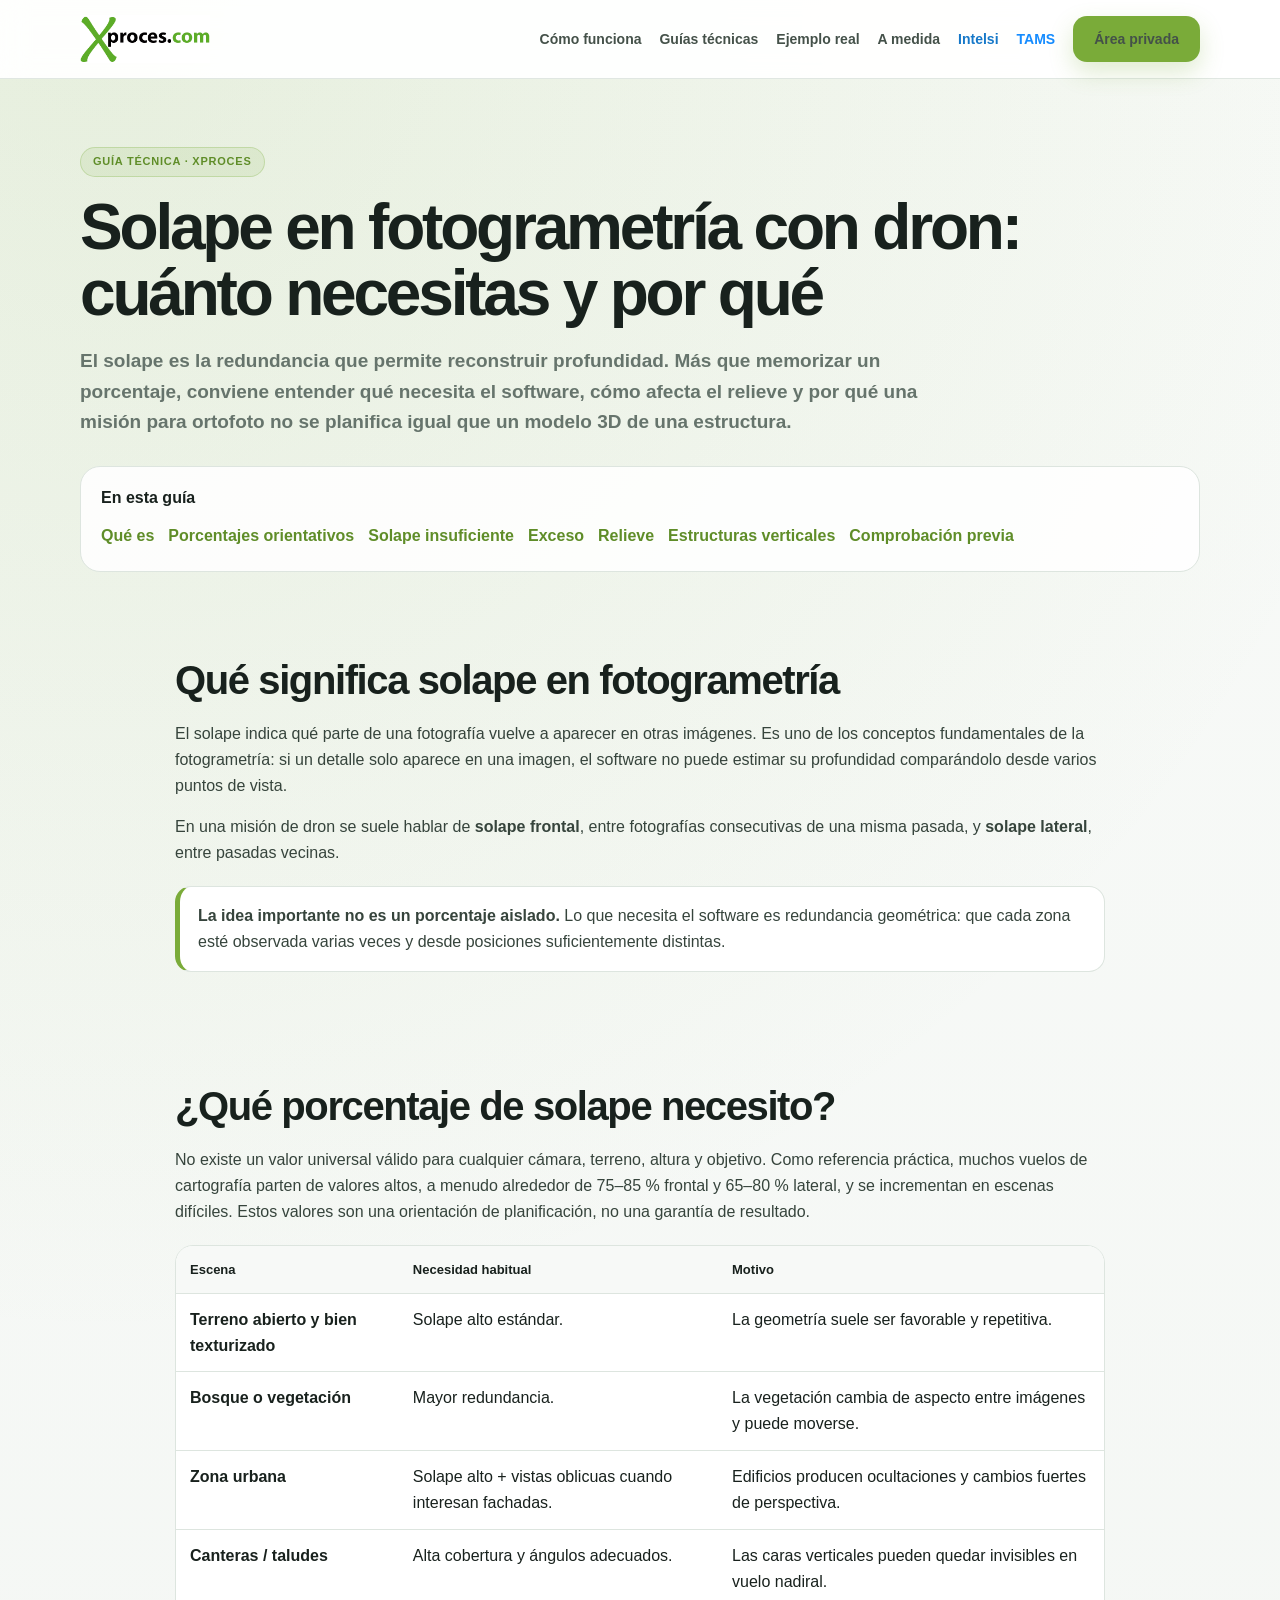
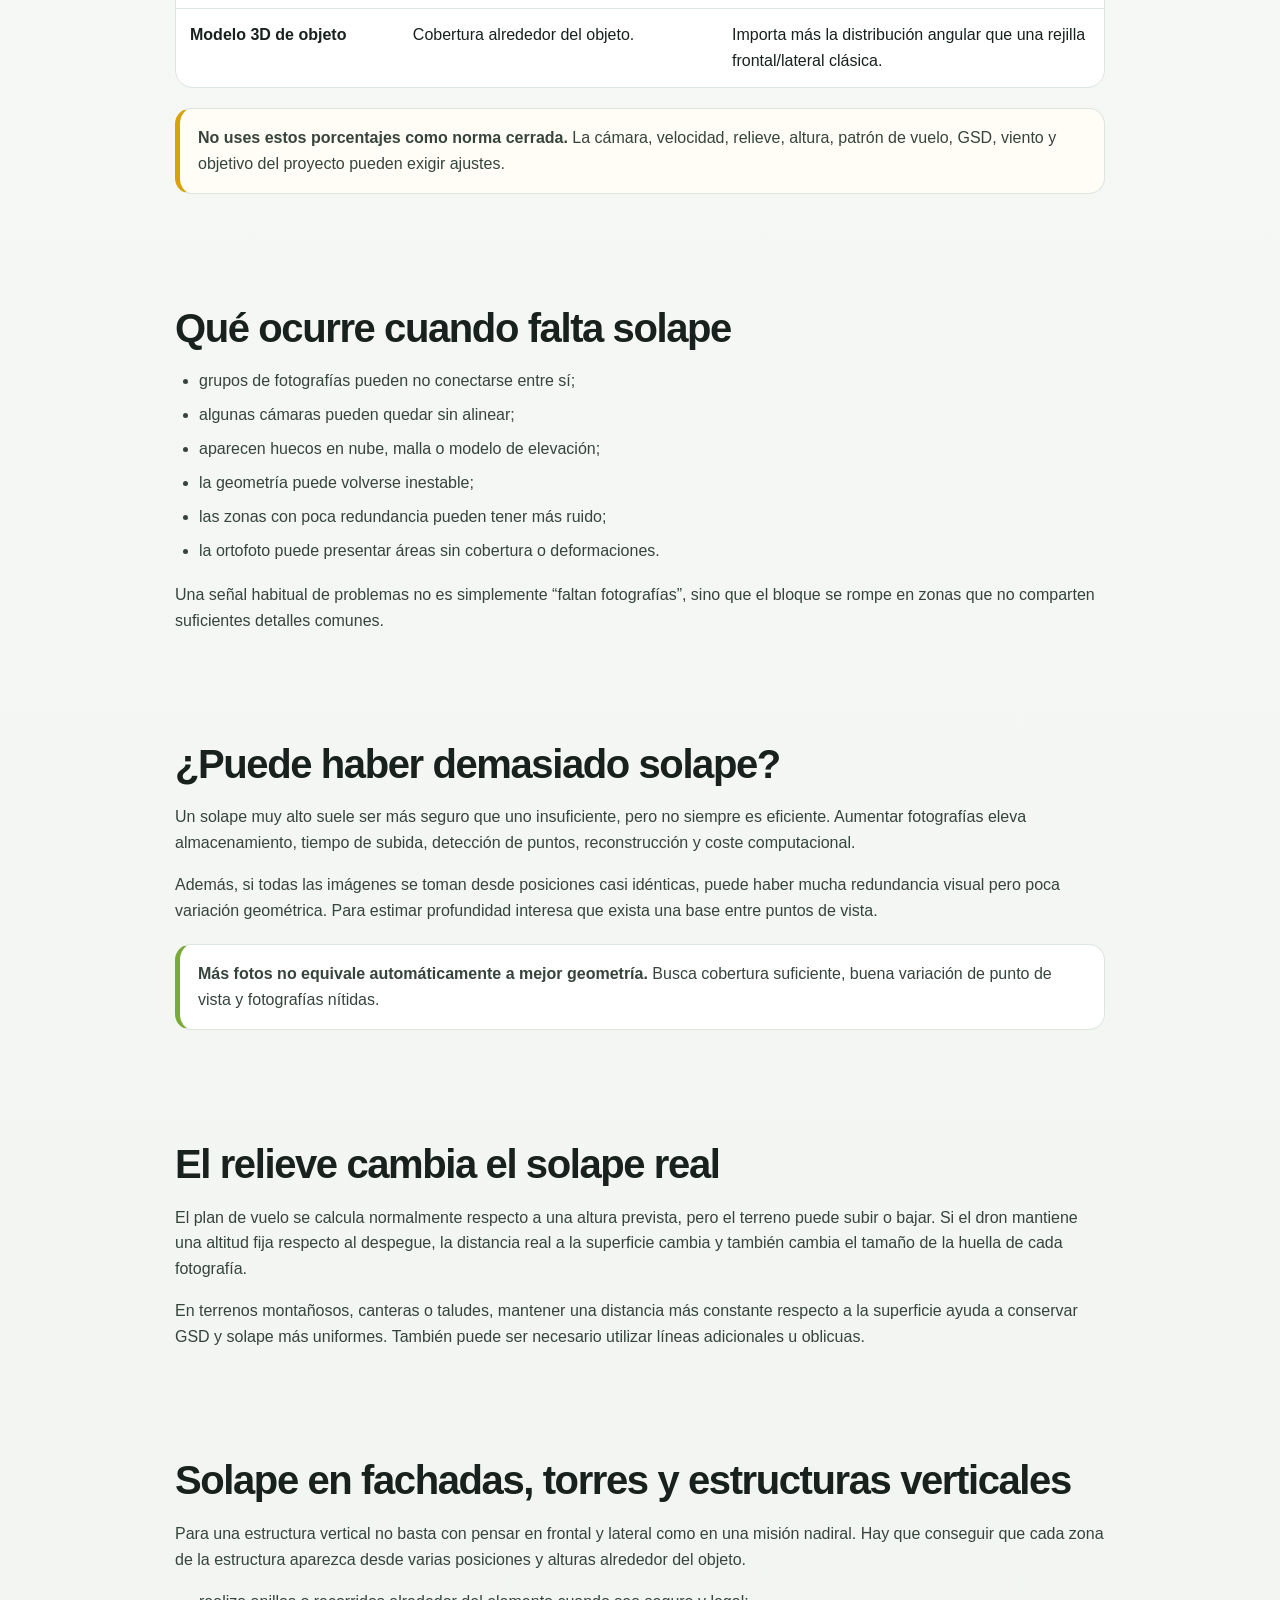
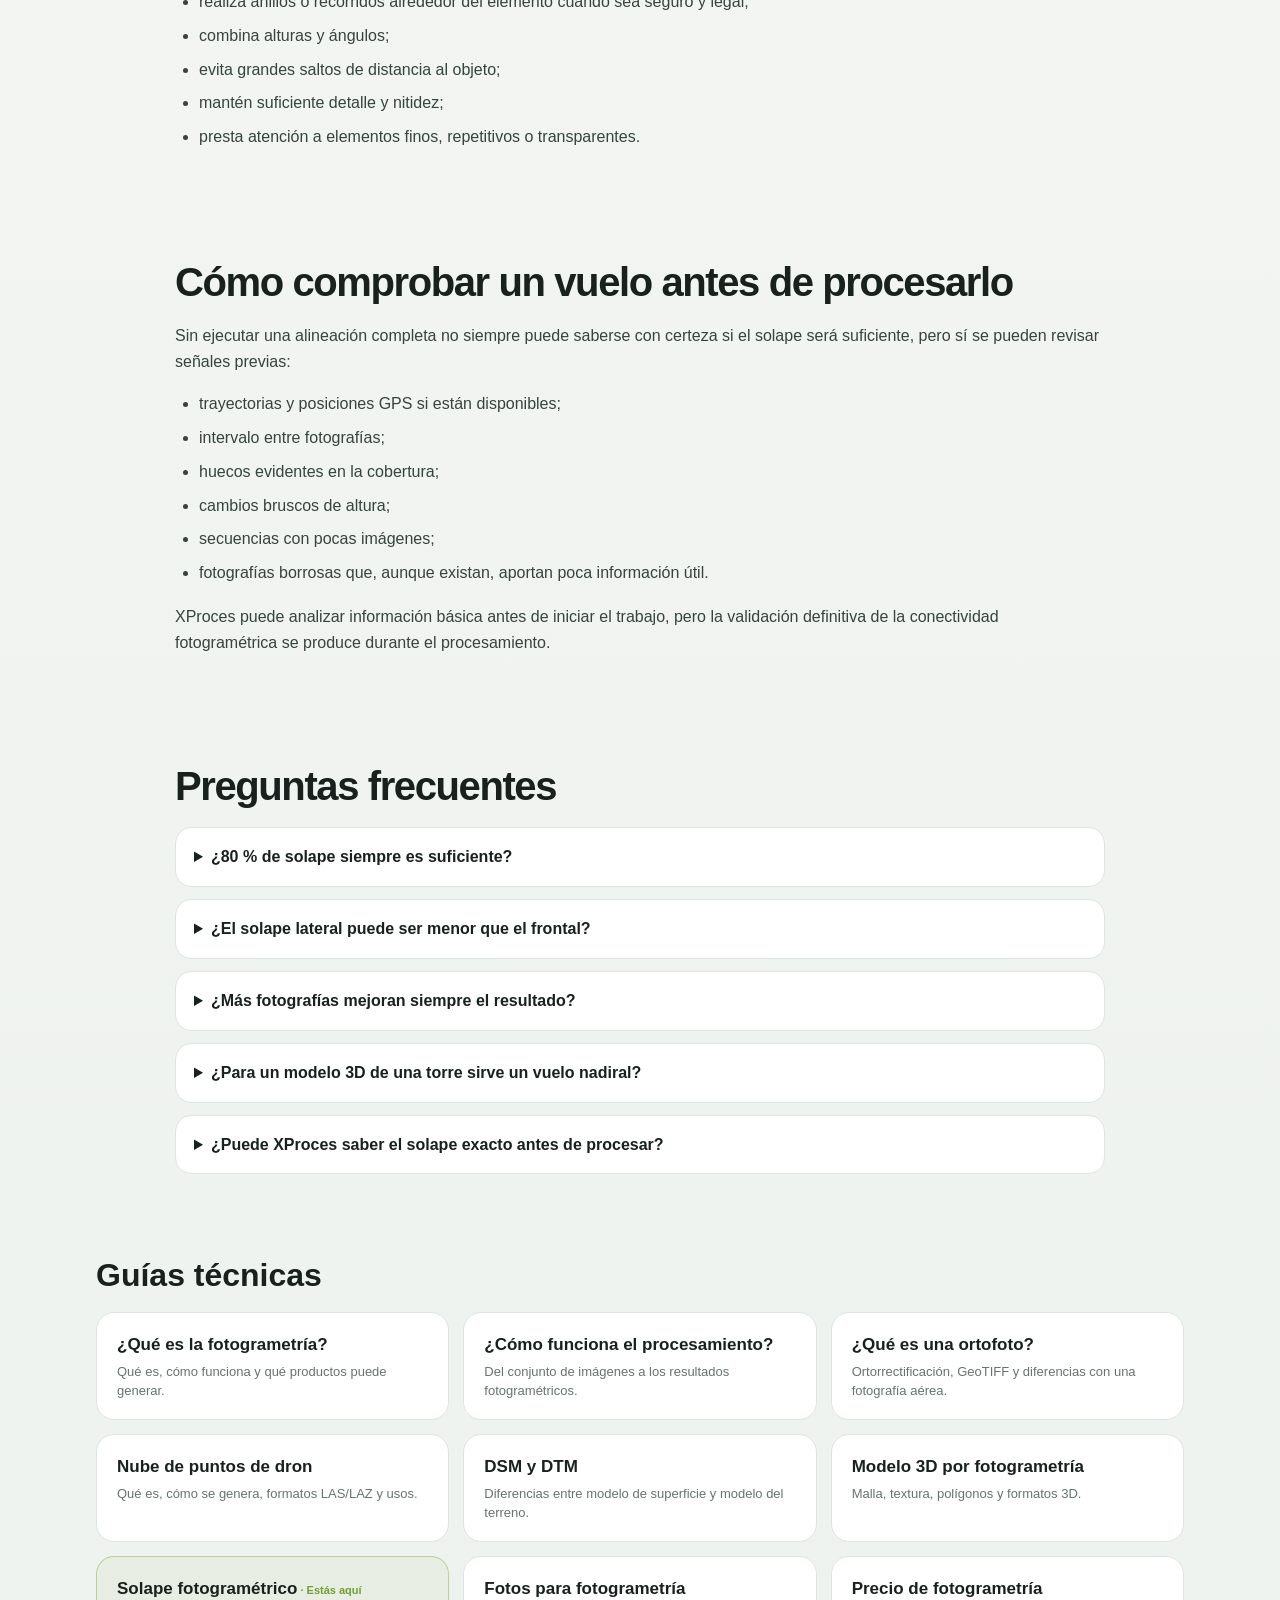
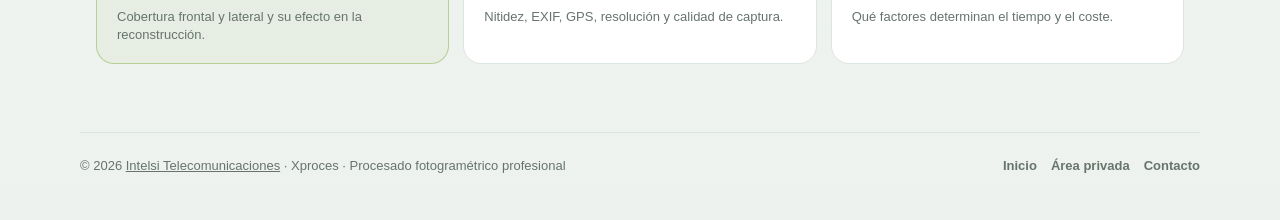
<file: solape-fotogrametria-dron/index.html>
<!DOCTYPE html>
<html lang="es"><head><meta charset="UTF-8"><meta name="viewport" content="width=device-width,initial-scale=1.0">
<title>Solape en fotogrametría con dron: guía práctica | XProces</title>
<meta name="description" content="Guía sobre solape frontal y lateral en fotogrametría de dron: valores orientativos, falta de cobertura y casos de relieve, fachadas y modelos 3D.">
<meta name="robots" content="index,follow,max-image-preview:large">
<link rel="canonical" href="https://xproces.com/solape-fotogrametria-dron/">
<link rel="icon" href="/favicon.ico" sizes="any"><link rel="icon" type="image/png" sizes="48x48" href="/favicon-48x48.png"><link rel="apple-touch-icon" sizes="180x180" href="/apple-touch-icon.png">
<meta property="og:title" content="Solape en fotogrametría con dron: guía práctica | XProces"><meta property="og:description" content="Guía sobre solape frontal y lateral en fotogrametría de dron: valores orientativos, falta de cobertura y casos de relieve, fachadas y modelos 3D."><meta property="og:url" content="https://xproces.com/solape-fotogrametria-dron/"><meta property="og:type" content="article"><meta property="og:image" content="https://xproces.com/og-image.jpg"><meta property="og:locale" content="es_ES">
<script type="application/ld+json">{"@context": "https://schema.org", "@graph": [{"@type": "Article", "headline": "Solape en fotogrametría con dron: cuánto necesitas y por qué", "description": "Guía sobre solape frontal y lateral en fotogrametría de dron: valores orientativos, falta de cobertura y casos de relieve, fachadas y modelos 3D.", "mainEntityOfPage": "https://xproces.com/solape-fotogrametria-dron/", "dateModified": "2026-09-06", "publisher": {"@type": "Organization", "name": "Xproces", "legalName": "Intelsi Telecomunicaciones, S.L.", "url": "https://xproces.com/"}, "inLanguage": "es"}, {"@type": "BreadcrumbList", "itemListElement": [{"@type": "ListItem", "position": 1, "name": "Xproces", "item": "https://xproces.com/"}, {"@type": "ListItem", "position": 2, "name": "Solape en fotogrametría con dron: cuánto necesitas y por qué", "item": "https://xproces.com/solape-fotogrametria-dron/"}]}, {"@type": "FAQPage", "mainEntity": [{"@type": "Question", "name": "¿80 % de solape siempre es suficiente?", "acceptedAnswer": {"@type": "Answer", "text": "No. Es un valor de referencia frecuente, pero la suficiencia depende de escena, altura, cámara, geometría, relieve y objetivo."}}, {"@type": "Question", "name": "¿El solape lateral puede ser menor que el frontal?", "acceptedAnswer": {"@type": "Answer", "text": "En muchas misiones se planifica así, pero no es una regla universal. Lo importante es la cobertura real y la redundancia necesaria para la escena."}}, {"@type": "Question", "name": "¿Más fotografías mejoran siempre el resultado?", "acceptedAnswer": {"@type": "Answer", "text": "No. Aumentan redundancia, pero también tiempo de proceso. Imágenes borrosas, repetitivas o tomadas casi desde la misma posición pueden aportar poco."}}, {"@type": "Question", "name": "¿Para un modelo 3D de una torre sirve un vuelo nadiral?", "acceptedAnswer": {"@type": "Answer", "text": "Normalmente no es suficiente para las caras verticales. Se necesitan imágenes oblicuas y cobertura alrededor de la estructura."}}, {"@type": "Question", "name": "¿Puede XProces saber el solape exacto antes de procesar?", "acceptedAnswer": {"@type": "Answer", "text": "Puede evaluar información previa y detectar señales de riesgo, pero la conectividad real se confirma cuando el motor fotogramétrico intenta alinear las fotografías."}}]}]}</script>
<style>
:root{--bg:#f4f6f3;--panel:#fff;--text:#18211d;--muted:#66746c;--accent:#7aab39;--accent-dark:#5f8d28;--border:#dde5df;--shadow:0 18px 48px rgba(24,33,29,.09);--radius:24px}
*{box-sizing:border-box}html{scroll-behavior:smooth}body{margin:0;font-family:Arial,sans-serif;color:var(--text);background:radial-gradient(circle at 8% 0%,rgba(122,171,57,.14),transparent 26%),linear-gradient(180deg,#f8faf8 0%,#eef2ee 100%);line-height:1.62}a{color:inherit}.container{width:min(1120px,calc(100% - 32px));margin:0 auto}.site-header{position:sticky;top:0;z-index:20;background:rgba(255,255,255,.94);backdrop-filter:blur(14px);border-bottom:1px solid rgba(221,229,223,.9)}.header-inner{min-height:78px;display:flex;align-items:center;justify-content:space-between;gap:20px}.logo img{display:block;height:48px;width:auto}.nav{display:flex;align-items:center;gap:18px;font-size:14px;font-weight:800}.nav a{text-decoration:none;color:#445149}.nav a:hover{color:var(--accent)}.button{display:inline-flex;align-items:center;justify-content:center;min-height:46px;padding:0 20px;border-radius:14px;text-decoration:none;font-weight:900;border:1px solid transparent;transition:.18s ease}.button-primary{background:var(--accent);color:#fff;box-shadow:0 10px 24px rgba(122,171,57,.24)}.button-primary:hover{background:var(--accent-dark);transform:translateY(-1px)}.button-secondary{background:#fff;border-color:var(--border);color:var(--text)}.button-secondary:hover{border-color:rgba(122,171,57,.55);color:var(--accent)}.hero{padding:68px 0 40px}.eyebrow{display:inline-flex;align-items:center;min-height:30px;padding:0 12px;border-radius:999px;background:rgba(122,171,57,.11);border:1px solid rgba(122,171,57,.28);color:var(--accent-dark);font-size:11px;font-weight:900;text-transform:uppercase;letter-spacing:.07em}h1{margin:18px 0 16px;font-size:clamp(38px,6vw,64px);line-height:1.03;letter-spacing:-.05em}.lead{max-width:900px;color:var(--muted);font-size:19px;font-weight:700}.hero-actions{display:flex;gap:12px;flex-wrap:wrap;margin-top:26px}.toc{margin-top:28px;background:rgba(255,255,255,.88);border:1px solid var(--border);border-radius:20px;padding:18px 20px}.toc strong{display:block;margin-bottom:8px}.toc a{display:inline-block;margin:4px 14px 4px 0;color:var(--accent-dark);font-weight:800;text-decoration:none}.toc a:hover{text-decoration:underline}section{padding:46px 0}.content{max-width:930px;margin:0 auto}.content h2{font-size:clamp(28px,4vw,40px);line-height:1.12;letter-spacing:-.035em;margin:0 0 18px}.content h3{font-size:22px;margin:28px 0 10px}.content h4{font-size:17px;margin:22px 0 8px}.content p{margin:0 0 16px;color:#36443c;font-size:16px}.content ul,.content ol{margin:8px 0 18px;padding-left:24px;color:#36443c}.content li{margin:8px 0}.note{background:#fff;border:1px solid var(--border);border-left:5px solid var(--accent);border-radius:16px;padding:16px 18px;margin:20px 0;color:#36443c}.warning{background:#fffdf5;border-left-color:#d8a20b}.danger{background:#fff8f8;border-left-color:#d94b4b}.grid-2{display:grid;grid-template-columns:repeat(2,minmax(0,1fr));gap:16px}.grid-3{display:grid;grid-template-columns:repeat(3,minmax(0,1fr));gap:16px}.card{background:rgba(255,255,255,.96);border:1px solid var(--border);border-radius:20px;padding:20px;box-shadow:0 10px 30px rgba(24,33,29,.05)}.card h3{margin:0 0 8px;font-size:18px}.card p{margin:0;color:var(--muted);font-size:14px}.compare{width:100%;border-collapse:separate;border-spacing:0;background:#fff;border:1px solid var(--border);border-radius:18px;overflow:hidden;margin:20px 0}.compare th,.compare td{padding:13px 14px;border-bottom:1px solid var(--border);text-align:left;vertical-align:top}.compare th{background:#f7f9f7;font-size:13px}.compare tr:last-child td{border-bottom:0}.compare td:first-child{font-weight:800}.related{display:grid;grid-template-columns:repeat(3,minmax(0,1fr));gap:12px;margin-top:20px}.related a{display:block;background:#fff;border:1px solid var(--border);border-radius:16px;padding:15px;text-decoration:none;font-weight:800}.related a span{display:block;color:var(--muted);font-size:12px;font-weight:600;margin-top:3px}.related a:hover{border-color:rgba(122,171,57,.5);color:var(--accent-dark)}.faq{display:grid;gap:12px;max-width:930px;margin:0 auto}details{background:#fff;border:1px solid var(--border);border-radius:16px;padding:16px 18px}summary{cursor:pointer;font-weight:900}details p{margin:10px 0 0;color:var(--muted)}.cta{margin:34px 0 10px;padding:32px;background:linear-gradient(135deg,#6f9f35,#88b94a);border-radius:28px;color:#fff;display:flex;align-items:center;justify-content:space-between;gap:24px}.cta h2{margin:0 0 7px;font-size:30px}.cta p{margin:0;color:rgba(255,255,255,.9);font-weight:700}.cta .button{background:#fff;color:var(--accent-dark)}footer{padding:30px 0 44px;color:var(--muted);font-size:13px}.footer-inner{border-top:1px solid var(--border);padding-top:22px;display:flex;justify-content:space-between;gap:18px;flex-wrap:wrap}.footer-links{display:flex;gap:14px;flex-wrap:wrap}.footer-links a{text-decoration:none;font-weight:800}@media(max-width:850px){.grid-2,.grid-3,.related{grid-template-columns:1fr}.nav a:not(.button){display:none}}@media(max-width:600px){.container{width:min(100% - 22px,1120px)}.hero{padding-top:42px}h1{font-size:42px}.cta{align-items:flex-start;flex-direction:column}.compare{font-size:13px}.compare th,.compare td{padding:10px}}

.nav{display:flex;align-items:center;gap:18px;font-size:14px;font-weight:800}
.nav a{text-decoration:none;color:#445149}
.nav a:hover{color:var(--accent)}
.nav-external{display:inline-flex;align-items:center;white-space:nowrap}
.nav-intelsi{color:#1678c8 !important}
.nav-intelsi:hover{color:#0f5f9f !important}
.nav-tams{color:#168cff !important}
.nav-tams:hover{color:#006fd6 !important}


.xproces-all-guides{max-width:1120px;margin:38px auto;padding:0 16px}
.xproces-all-guides h2{margin:0 0 18px;font-size:32px;line-height:1.1}
.xproces-all-guides-grid{display:grid;grid-template-columns:repeat(3,minmax(0,1fr));gap:14px}
.xproces-all-guide{display:block;padding:18px 20px;border:1px solid #dde5df;border-radius:18px;background:#fff;text-decoration:none;color:inherit;transition:.18s ease}
.xproces-all-guide:hover{transform:translateY(-1px);border-color:rgba(122,171,57,.55);box-shadow:0 10px 28px rgba(24,33,29,.06)}
.xproces-all-guide strong{display:block;margin-bottom:5px;font-size:17px}
.xproces-all-guide span{display:block;color:#66746c;font-size:13px;line-height:1.45}
.xproces-all-guide[aria-current="page"]{border-color:rgba(122,171,57,.45);background:rgba(122,171,57,.06)}
.xproces-all-guide[aria-current="page"] strong:after{content:" · Estás aquí";font-size:11px;color:#6f9f35;font-weight:800}
@media(max-width:850px){.xproces-all-guides-grid{grid-template-columns:1fr}}

</style>
<script async src="https://www.googletagmanager.com/gtag/js?id=G-1FV4TSWPXP"></script><script>window.dataLayer=window.dataLayer||[];function gtag(){dataLayer.push(arguments);}gtag('js',new Date());gtag('config','G-1FV4TSWPXP');</script>
</head><body>
<header class="site-header"><div class="container header-inner"><a class="logo" href="/"><img src="/xproces.png476por176.png" alt="Xproces"></a>
<nav class="nav" aria-label="Navegación principal">
  <a href="/#como-funciona">Cómo funciona</a>
  <a href="/#guias-tecnicas">Guías técnicas</a>
  <a href="/#ejemplo-real">Ejemplo real</a>
  <a href="/#a-medida">A medida</a>

  <a href="https://www.intelsi.es/"
     class="nav-external nav-intelsi"
     target="_blank"
     rel="noopener noreferrer"
     aria-label="Visitar Intelsi Telecomunicaciones">Intelsi</a>

  <a href="https://tamssoftware.es/"
     class="nav-external nav-tams"
     target="_blank"
     rel="noopener noreferrer"
     aria-label="Visitar la web oficial de TAMS">TAMS</a>

  <a class="button button-primary" href="/area-privada">Área privada</a>
</nav>
</div></header>
<main>
<section class="hero"><div class="container"><span class="eyebrow">Guía técnica · XProces</span><h1>Solape en fotogrametría con dron: cuánto necesitas y por qué</h1><p class="lead">El solape es la redundancia que permite reconstruir profundidad. Más que memorizar un porcentaje, conviene entender qué necesita el software, cómo afecta el relieve y por qué una misión para ortofoto no se planifica igual que un modelo 3D de una estructura.</p><div class="toc"><strong>En esta guía</strong><a href="#que-es">Qué es</a><a href="#porcentajes">Porcentajes orientativos</a><a href="#insuficiente">Solape insuficiente</a><a href="#exceso">Exceso</a><a href="#relieve">Relieve</a><a href="#verticales">Estructuras verticales</a><a href="#comprobar">Comprobación previa</a></div></div></section>

<section id="que-es"><div class="container content"><h2>Qué significa solape en fotogrametría</h2>
<p>El solape indica qué parte de una fotografía vuelve a aparecer en otras imágenes. Es uno de los conceptos fundamentales de la fotogrametría: si un detalle solo aparece en una imagen, el software no puede estimar su profundidad comparándolo desde varios puntos de vista.</p>
<p>En una misión de dron se suele hablar de <strong>solape frontal</strong>, entre fotografías consecutivas de una misma pasada, y <strong>solape lateral</strong>, entre pasadas vecinas.</p>
<div class="note"><strong>La idea importante no es un porcentaje aislado.</strong> Lo que necesita el software es redundancia geométrica: que cada zona esté observada varias veces y desde posiciones suficientemente distintas.</div>
</div></section>

<section id="porcentajes"><div class="container content"><h2>¿Qué porcentaje de solape necesito?</h2>
<p>No existe un valor universal válido para cualquier cámara, terreno, altura y objetivo. Como referencia práctica, muchos vuelos de cartografía parten de valores altos, a menudo alrededor de 75–85 % frontal y 65–80 % lateral, y se incrementan en escenas difíciles. Estos valores son una orientación de planificación, no una garantía de resultado.</p>
<table class="compare"><thead><tr><th>Escena</th><th>Necesidad habitual</th><th>Motivo</th></tr></thead><tbody>
<tr><td>Terreno abierto y bien texturizado</td><td>Solape alto estándar.</td><td>La geometría suele ser favorable y repetitiva.</td></tr>
<tr><td>Bosque o vegetación</td><td>Mayor redundancia.</td><td>La vegetación cambia de aspecto entre imágenes y puede moverse.</td></tr>
<tr><td>Zona urbana</td><td>Solape alto + vistas oblicuas cuando interesan fachadas.</td><td>Edificios producen ocultaciones y cambios fuertes de perspectiva.</td></tr>
<tr><td>Canteras / taludes</td><td>Alta cobertura y ángulos adecuados.</td><td>Las caras verticales pueden quedar invisibles en vuelo nadiral.</td></tr>
<tr><td>Modelo 3D de objeto</td><td>Cobertura alrededor del objeto.</td><td>Importa más la distribución angular que una rejilla frontal/lateral clásica.</td></tr>
</tbody></table>
<div class="note warning"><strong>No uses estos porcentajes como norma cerrada.</strong> La cámara, velocidad, relieve, altura, patrón de vuelo, GSD, viento y objetivo del proyecto pueden exigir ajustes.</div>
</div></section>

<section id="insuficiente"><div class="container content"><h2>Qué ocurre cuando falta solape</h2>
<ul>
<li>grupos de fotografías pueden no conectarse entre sí;</li>
<li>algunas cámaras pueden quedar sin alinear;</li>
<li>aparecen huecos en nube, malla o modelo de elevación;</li>
<li>la geometría puede volverse inestable;</li>
<li>las zonas con poca redundancia pueden tener más ruido;</li>
<li>la ortofoto puede presentar áreas sin cobertura o deformaciones.</li>
</ul>
<p>Una señal habitual de problemas no es simplemente “faltan fotografías”, sino que el bloque se rompe en zonas que no comparten suficientes detalles comunes.</p>
</div></section>

<section id="exceso"><div class="container content"><h2>¿Puede haber demasiado solape?</h2>
<p>Un solape muy alto suele ser más seguro que uno insuficiente, pero no siempre es eficiente. Aumentar fotografías eleva almacenamiento, tiempo de subida, detección de puntos, reconstrucción y coste computacional.</p>
<p>Además, si todas las imágenes se toman desde posiciones casi idénticas, puede haber mucha redundancia visual pero poca variación geométrica. Para estimar profundidad interesa que exista una base entre puntos de vista.</p>
<div class="note"><strong>Más fotos no equivale automáticamente a mejor geometría.</strong> Busca cobertura suficiente, buena variación de punto de vista y fotografías nítidas.</div>
</div></section>

<section id="relieve"><div class="container content"><h2>El relieve cambia el solape real</h2>
<p>El plan de vuelo se calcula normalmente respecto a una altura prevista, pero el terreno puede subir o bajar. Si el dron mantiene una altitud fija respecto al despegue, la distancia real a la superficie cambia y también cambia el tamaño de la huella de cada fotografía.</p>
<p>En terrenos montañosos, canteras o taludes, mantener una distancia más constante respecto a la superficie ayuda a conservar GSD y solape más uniformes. También puede ser necesario utilizar líneas adicionales u oblicuas.</p>
</div></section>

<section id="verticales"><div class="container content"><h2>Solape en fachadas, torres y estructuras verticales</h2>
<p>Para una estructura vertical no basta con pensar en frontal y lateral como en una misión nadiral. Hay que conseguir que cada zona de la estructura aparezca desde varias posiciones y alturas alrededor del objeto.</p>
<ul>
<li>realiza anillos o recorridos alrededor del elemento cuando sea seguro y legal;</li>
<li>combina alturas y ángulos;</li>
<li>evita grandes saltos de distancia al objeto;</li>
<li>mantén suficiente detalle y nitidez;</li>
<li>presta atención a elementos finos, repetitivos o transparentes.</li>
</ul>
</div></section>

<section id="comprobar"><div class="container content"><h2>Cómo comprobar un vuelo antes de procesarlo</h2>
<p>Sin ejecutar una alineación completa no siempre puede saberse con certeza si el solape será suficiente, pero sí se pueden revisar señales previas:</p>
<ul>
<li>trayectorias y posiciones GPS si están disponibles;</li>
<li>intervalo entre fotografías;</li>
<li>huecos evidentes en la cobertura;</li>
<li>cambios bruscos de altura;</li>
<li>secuencias con pocas imágenes;</li>
<li>fotografías borrosas que, aunque existan, aportan poca información útil.</li>
</ul>
<p>XProces puede analizar información básica antes de iniciar el trabajo, pero la validación definitiva de la conectividad fotogramétrica se produce durante el procesamiento.</p>
</div></section>

<section id="preguntas"><div class="container"><div class="content"><h2>Preguntas frecuentes</h2></div><div class="faq"><details><summary>¿80 % de solape siempre es suficiente?</summary><p>No. Es un valor de referencia frecuente, pero la suficiencia depende de escena, altura, cámara, geometría, relieve y objetivo.</p></details><details><summary>¿El solape lateral puede ser menor que el frontal?</summary><p>En muchas misiones se planifica así, pero no es una regla universal. Lo importante es la cobertura real y la redundancia necesaria para la escena.</p></details><details><summary>¿Más fotografías mejoran siempre el resultado?</summary><p>No. Aumentan redundancia, pero también tiempo de proceso. Imágenes borrosas, repetitivas o tomadas casi desde la misma posición pueden aportar poco.</p></details><details><summary>¿Para un modelo 3D de una torre sirve un vuelo nadiral?</summary><p>Normalmente no es suficiente para las caras verticales. Se necesitan imágenes oblicuas y cobertura alrededor de la estructura.</p></details><details><summary>¿Puede XProces saber el solape exacto antes de procesar?</summary><p>Puede evaluar información previa y detectar señales de riesgo, pero la conectividad real se confirma cuando el motor fotogramétrico intenta alinear las fotografías.</p></details></div></div></section>

<section class="xproces-all-guides"><h2>Guías técnicas</h2><div class="xproces-all-guides-grid"><a class="xproces-all-guide" href="/fotogrametria-online/"><strong>¿Qué es la fotogrametría?</strong><span>Qué es, cómo funciona y qué productos puede generar.</span></a><a class="xproces-all-guide" href="/procesar-fotos-dron-online/"><strong>¿Cómo funciona el procesamiento?</strong><span>Del conjunto de imágenes a los resultados fotogramétricos.</span></a><a class="xproces-all-guide" href="/ortofoto-dron-online/"><strong>¿Qué es una ortofoto?</strong><span>Ortorrectificación, GeoTIFF y diferencias con una fotografía aérea.</span></a><a class="xproces-all-guide" href="/nube-de-puntos-dron/"><strong>Nube de puntos de dron</strong><span>Qué es, cómo se genera, formatos LAS/LAZ y usos.</span></a><a class="xproces-all-guide" href="/dsm-dtm-dron/"><strong>DSM y DTM</strong><span>Diferencias entre modelo de superficie y modelo del terreno.</span></a><a class="xproces-all-guide" href="/modelo-3d-fotogrametria/"><strong>Modelo 3D por fotogrametría</strong><span>Malla, textura, polígonos y formatos 3D.</span></a><a class="xproces-all-guide" href="/solape-fotogrametria-dron/" aria-current="page"><strong>Solape fotogramétrico</strong><span>Cobertura frontal y lateral y su efecto en la reconstrucción.</span></a><a class="xproces-all-guide" href="/fotos-para-fotogrametria/"><strong>Fotos para fotogrametría</strong><span>Nitidez, EXIF, GPS, resolución y calidad de captura.</span></a><a class="xproces-all-guide" href="/precios-fotogrametria/"><strong>Precio de fotogrametría</strong><span>Qué factores determinan el tiempo y el coste.</span></a></div></section>
</main>
<footer><div class="container footer-inner"><div>© 2026 <a href="https://www.intelsi.es/" target="_blank" rel="noopener noreferrer">Intelsi Telecomunicaciones</a> · Xproces · Procesado fotogramétrico profesional</div><div class="footer-links"><a href="/">Inicio</a><a href="/area-privada">Área privada</a><a href="mailto:soporte@xproces.com">Contacto</a></div></div></footer>
</body></html>
</file>
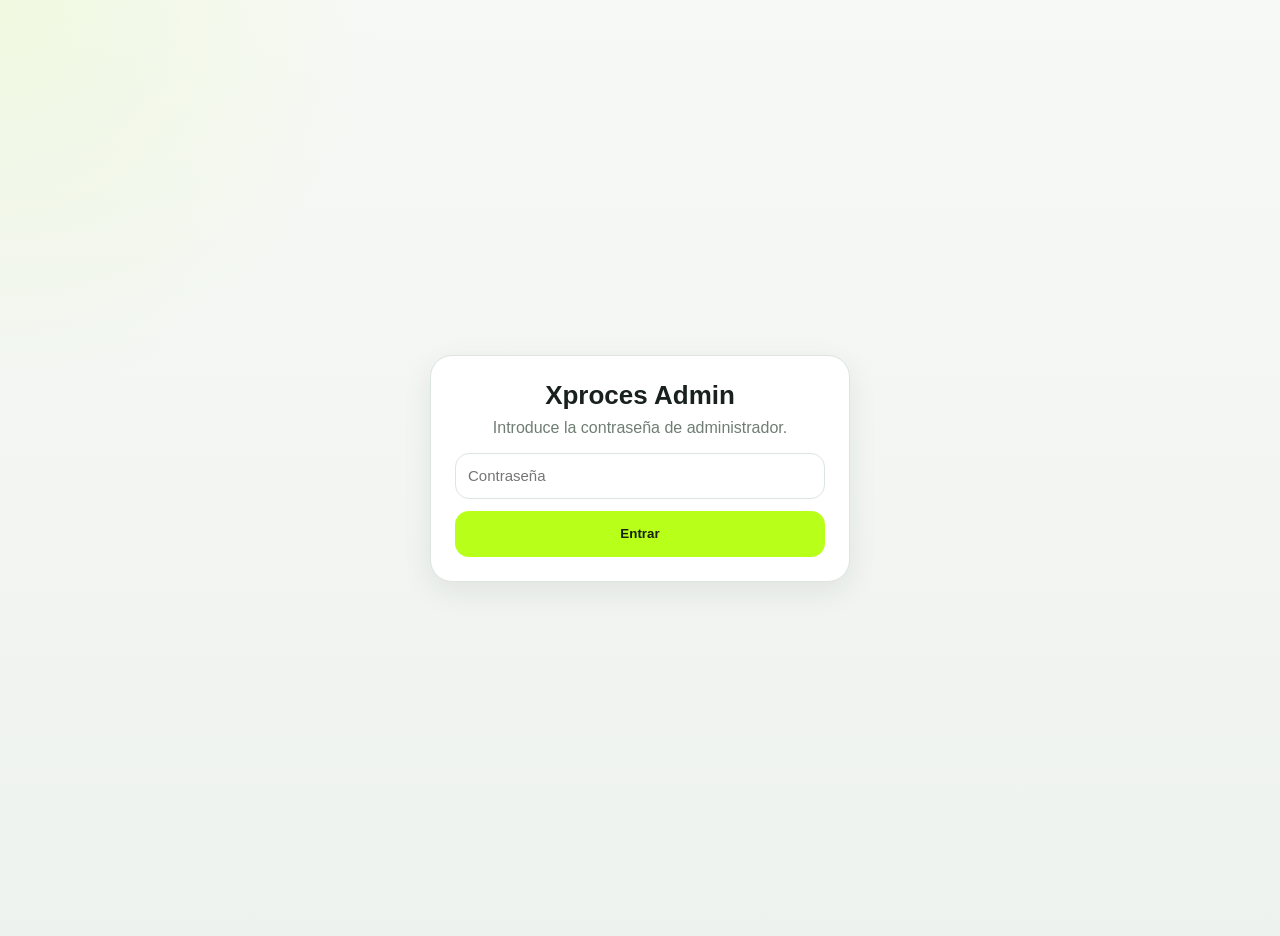
<file: admin.html>
<!DOCTYPE html>
<html lang="es">
<head>
  <meta charset="UTF-8" />
  <meta name="viewport" content="width=device-width, initial-scale=1.0" />
  <title>Xproces Admin</title>

  <style>
    :root {
      --bg: #f4f6f3;
      --bg-soft: #eef2ee;
      --panel: rgba(255, 255, 255, 0.9);
      --border: #dde5df;
      --text: #18211d;
      --muted: #6f7d75;
      --accent: #b8ff1a;
      --accent-2: #9ee000;
      --ok: #22a34a;
      --warning: #d49a11;
      --danger: #d45555;
      --info: #2d7ff9;
      --shadow: 0 10px 30px rgba(24, 33, 29, 0.08);
      --radius: 22px;
    }

    * {
      box-sizing: border-box;
    }

    html, body {
      margin: 0;
      min-height: 100%;
      font-family: Arial, sans-serif;
      color: var(--text);
      background:
        radial-gradient(circle at top left, rgba(184, 255, 26, 0.10), transparent 25%),
        linear-gradient(180deg, #f7f9f7 0%, #eef2ee 100%);
    }

    body {
      padding: 18px;
    }

    .app {
      width: 100%;
      max-width: 1500px;
      margin: 0 auto;
      display: grid;
      gap: 16px;
    }

    .topbar {
      display: flex;
      align-items: center;
      justify-content: space-between;
      gap: 16px;
      background: rgba(255, 255, 255, 0.82);
      border: 1px solid rgba(221, 229, 223, 0.95);
      border-radius: 24px;
      padding: 18px 22px;
      box-shadow: var(--shadow);
      backdrop-filter: blur(12px);
      flex-wrap: wrap;
    }

    .brand h1 {
      margin: 0;
      font-size: 32px;
      letter-spacing: -0.03em;
      font-weight: 800;
    }

    .brand h1 .brand-x {
      color: #86c600;
    }

    .brand p {
      margin: 4px 0 0;
      color: var(--muted);
      font-size: 14px;
    }

    .top-actions {
      display: flex;
      align-items: center;
      gap: 10px;
      flex-wrap: wrap;
    }

    .btn {
      border: none;
      border-radius: 14px;
      padding: 12px 16px;
      font-size: 14px;
      font-weight: 700;
      cursor: pointer;
      transition: 0.2s ease;
    }

    .btn-primary {
      background: var(--accent);
      color: #18210e;
    }

    .btn-primary:hover {
      background: var(--accent-2);
    }

    .btn-secondary {
      background: #f4f6f4;
      color: var(--text);
      border: 1px solid var(--border);
    }

    .btn-secondary:hover {
      background: #ecefec;
    }

    .panel {
      background: var(--panel);
      border: 1px solid var(--border);
      border-radius: var(--radius);
      box-shadow: var(--shadow);
      overflow: hidden;
      backdrop-filter: blur(10px);
    }

    .panel-inner {
      padding: 18px;
    }

    .panel-title {
      font-size: 16px;
      font-weight: 800;
      margin: 0 0 14px;
    }

    .stats-grid {
      display: grid;
      grid-template-columns: repeat(6, 1fr);
      gap: 12px;
    }

    .stat-card {
      background: #fbfcfb;
      border: 1px solid var(--border);
      border-radius: 16px;
      padding: 14px;
      min-height: 92px;
    }

    .stat-label {
      color: var(--muted);
      font-size: 11px;
      text-transform: uppercase;
      letter-spacing: 0.08em;
      margin-bottom: 8px;
    }

    .stat-value {
      font-size: 28px;
      font-weight: 800;
      line-height: 1.1;
    }

    .toolbar {
      display: grid;
      grid-template-columns: 1.2fr 0.8fr 0.8fr 0.8fr 0.8fr;
      gap: 12px;
    }

    .field {
      display: grid;
      gap: 6px;
    }

    .field label {
      color: var(--muted);
      font-size: 12px;
      font-weight: 700;
      text-transform: uppercase;
      letter-spacing: 0.08em;
    }

    .field input,
    .field select {
      width: 100%;
      min-height: 44px;
      border: 1px solid var(--border);
      border-radius: 14px;
      padding: 0 12px;
      background: white;
      color: var(--text);
      font-size: 14px;
    }

    .table-scroll-top {
      overflow-x: auto;
      overflow-y: hidden;
      height: 18px;
      border: 1px solid var(--border);
      border-bottom: none;
      border-radius: 18px 18px 0 0;
      background: #fbfcfb;
    }

    #tableScrollTopInner {
      height: 1px;
    }

    .table-wrap {
      overflow-x: auto;
      overflow-y: auto;
      max-height: 65vh;
      border: 1px solid var(--border);
      border-radius: 0 0 18px 18px;
      background: #fbfcfb;
    }

    .table-wrap table {
      min-width: 1750px;
    }

    table {
      width: 100%;
      border-collapse: collapse;
      min-width: 1250px;
    }

    thead {
      background: #f3f7f2;
      position: sticky;
      top: 0;
      z-index: 1;
    }

    th, td {
      padding: 12px 14px;
      text-align: left;
      border-bottom: 1px solid var(--border);
      vertical-align: top;
      font-size: 13px;
    }
    th:first-child,
    td:first-child {
      min-width: 260px;
      white-space: nowrap;
    }
    th {
      color: var(--muted);
      font-size: 11px;
      text-transform: uppercase;
      letter-spacing: 0.08em;
      white-space: nowrap;
      cursor: pointer;
    }

    td {
      color: var(--text);
    }

    .mono {
      font-family: Consolas, Monaco, monospace;
      font-size: 12px;
      white-space: nowrap;
      word-break: normal;
      overflow-wrap: normal;
    }

    .badge {
      display: inline-flex;
      align-items: center;
      justify-content: center;
      min-height: 28px;
      padding: 4px 10px;
      border-radius: 999px;
      font-size: 12px;
      font-weight: 800;
      border: 1px solid var(--border);
      white-space: nowrap;
    }
    .table-wrap table {
      min-width: 1750px;
    }
    .badge-created,
    .badge-receiving {
      background: #f5f7f5;
      color: var(--muted);
    }

    .badge-queued {
      background: rgba(45, 127, 249, 0.08);
      color: var(--info);
      border-color: rgba(45, 127, 249, 0.18);
    }

    .badge-running {
      background: rgba(212, 154, 17, 0.08);
      color: var(--warning);
      border-color: rgba(212, 154, 17, 0.18);
    }

    .badge-done {
      background: rgba(34, 163, 74, 0.08);
      color: var(--ok);
      border-color: rgba(34, 163, 74, 0.18);
    }

    .badge-failed {
      background: rgba(212, 85, 85, 0.08);
      color: var(--danger);
      border-color: rgba(212, 85, 85, 0.18);
    }

    .badge-cancelled {
      background: rgba(111, 125, 117, 0.10);
      color: #55615b;
      border-color: rgba(111, 125, 117, 0.18);
    }
    
    .mini-progress {
      width: 140px;
      height: 10px;
      background: #edf1ed;
      border-radius: 999px;
      overflow: hidden;
      border: 1px solid var(--border);
      margin-bottom: 6px;
    }

    .mini-progress-fill {
      height: 100%;
      background: linear-gradient(90deg, var(--accent-2), var(--accent));
      width: 0%;
    }

    .muted {
      color: var(--muted);
    }

    .msg {
      max-width: 260px;
      white-space: pre-line;
      line-height: 1.4;
    }

    .error-text {
      color: var(--danger);
      max-width: 260px;
      white-space: pre-line;
      line-height: 1.4;
    }

    .small-btn {
      display: inline-flex;
      align-items: center;
      justify-content: center;
      min-height: 34px;
      padding: 8px 12px;
      border-radius: 12px;
      background: var(--accent);
      color: #18210e;
      text-decoration: none;
      font-size: 12px;
      font-weight: 800;
      border: 1px solid rgba(158, 224, 0, 0.5);
    }

    .small-btn:hover {
      background: var(--accent-2);
    }

    .small-btn-danger {
      display: inline-flex;
      align-items: center;
      justify-content: center;
      min-height: 34px;
      padding: 8px 12px;
      border-radius: 12px;
      background: #fff4f4;
      color: #9b3737;
      text-decoration: none;
      font-size: 12px;
      font-weight: 800;
      border: 1px solid #f1d7d7;
      cursor: pointer;
    }

.small-btn-danger:hover {
  background: #ffecec;
}

.small-btn-preview {
  display:inline-flex;
  align-items:center;
  justify-content:center;
  min-height:34px;
  padding:8px 12px;
  border-radius:12px;
  background:#eef6ff;
  color:#2467a8;
  border:1px solid #cfe2f5;
  font-size:12px;
  font-weight:800;
  cursor:pointer;
  white-space:nowrap;
}
.small-btn-preview:hover { background:#e2f0ff; }
    
    .small-btn.disabled {
      pointer-events: none;
      opacity: 0.4;
    }

    .footer-note {
      font-size: 12px;
      color: var(--muted);
      text-align: center;
      padding: 6px 0 0;
    }

    @media (max-width: 1200px) {
      .stats-grid {
        grid-template-columns: repeat(3, 1fr);
      }

      .toolbar {
        grid-template-columns: 1fr 1fr;
      }
    }

    @media (max-width: 760px) {
      body {
        padding: 12px;
      }

      .topbar {
        padding: 14px;
      }

      .brand h1 {
        font-size: 28px;
      }

      .stats-grid,
      .toolbar {
        grid-template-columns: 1fr;
      }
    }


    /* XPROCES ADMIN V2: métricas negocio, workers y TAMS */
    .stats-grid.business-stats {
      margin-top: 12px;
    }

    .stat-value.small {
      font-size: 22px;
    }

    .admin-columns {
      display: grid;
      grid-template-columns: 1fr 1fr;
      gap: 16px;
    }

    .worker-grid,
    .tams-grid {
      display: grid;
      gap: 10px;
    }

    .worker-card,
    .tams-card {
      background: #fbfcfb;
      border: 1px solid var(--border);
      border-radius: 16px;
      padding: 14px;
    }

    .worker-top,
    .tams-top {
      display: flex;
      align-items: center;
      justify-content: space-between;
      gap: 10px;
      margin-bottom: 6px;
    }

    .worker-name,
    .tams-name {
      font-size: 14px;
      font-weight: 900;
      color: var(--text);
    }

    .worker-meta,
    .tams-meta {
      color: var(--muted);
      font-size: 12px;
      line-height: 1.45;
    }

    .badge-info {
      background: rgba(45, 127, 249, 0.08);
      color: var(--info);
      border-color: rgba(45, 127, 249, 0.18);
    }

    .badge-warning {
      background: rgba(212, 154, 17, 0.08);
      color: var(--warning);
      border-color: rgba(212, 154, 17, 0.18);
    }

    .badge-ok {
      background: rgba(34, 163, 74, 0.08);
      color: var(--ok);
      border-color: rgba(34, 163, 74, 0.18);
    }

    .admin-note {
      margin-top: 10px;
      color: var(--muted);
      font-size: 12px;
      line-height: 1.45;
    }

    @media (max-width: 1000px) {
      .admin-columns {
        grid-template-columns: 1fr;
      }
    }

    .admin-nav{display:flex;gap:8px;flex-wrap:wrap;padding:10px;background:rgba(255,255,255,.82);border:1px solid var(--border);border-radius:18px;box-shadow:var(--shadow)}
    .admin-nav-btn{border:1px solid var(--border);background:#fff;color:var(--text);min-height:40px;padding:0 14px;border-radius:12px;font-size:13px;font-weight:800;cursor:pointer}
    .admin-nav-btn.active{background:var(--accent);border-color:rgba(158,224,0,.55)}
    .admin-section{display:none;gap:16px}.admin-section.active{display:grid}
    .users-table-wrap{overflow-x:auto;border:1px solid var(--border);border-radius:16px;background:#fbfcfb}
    .users-table{width:100%;min-width:900px;border-collapse:collapse}
    .users-table th,.users-table td{padding:12px 14px;border-bottom:1px solid var(--border);text-align:left;font-size:13px}
    .users-table th{background:#f3f7f2;color:var(--muted);font-size:11px;text-transform:uppercase;letter-spacing:.06em}
    .admin-empty-panel{padding:28px;text-align:center;color:var(--muted);line-height:1.5}
    .dashboard-latest-list{display:grid;gap:10px}
    .dashboard-latest-item{display:grid;grid-template-columns:minmax(0,1fr) auto auto;gap:12px;align-items:center;padding:12px 14px;border:1px solid var(--border);border-radius:14px;background:#fbfcfb}
    .dashboard-latest-title{font-size:14px;font-weight:900;white-space:nowrap;overflow:hidden;text-overflow:ellipsis}
    .dashboard-latest-meta{margin-top:4px;font-size:12px;color:var(--muted)}

    .payment-summary-grid{display:grid;grid-template-columns:repeat(5,1fr);gap:12px}
    .payment-filters{display:grid;grid-template-columns:1.2fr .8fr .8fr auto;gap:12px;align-items:end}
    .payment-state{display:inline-flex;align-items:center;gap:7px;font-weight:800;white-space:nowrap}
    .payment-dot{width:9px;height:9px;border-radius:50%;background:var(--muted)}
    .payment-dot.ok{background:var(--ok)}.payment-dot.warning{background:var(--warning)}.payment-dot.danger{background:var(--danger)}
    .timeline{display:grid;gap:7px;min-width:280px}.timeline-step{display:grid;grid-template-columns:18px minmax(105px,auto) 1fr;gap:7px;align-items:start;font-size:12px}.timeline-icon{font-weight:900}.timeline-date{color:var(--muted);white-space:nowrap}.timeline-step.ok .timeline-icon{color:var(--ok)}.timeline-step.fail .timeline-icon{color:var(--danger)}.timeline-step.pending .timeline-icon{color:var(--warning)}
    .audit-ok{background:rgba(34,163,74,.08);border:1px solid rgba(34,163,74,.18);border-radius:14px;padding:10px 12px;color:var(--ok);font-weight:800}.audit-fail{background:rgba(212,85,85,.08);border:1px solid rgba(212,85,85,.18);border-radius:14px;padding:10px 12px;color:var(--danger);font-weight:800}.audit-pending{background:rgba(212,154,17,.08);border:1px solid rgba(212,154,17,.18);border-radius:14px;padding:10px 12px;color:var(--warning);font-weight:800}
    @media(max-width:1000px){.payment-summary-grid{grid-template-columns:repeat(2,1fr)}.payment-filters{grid-template-columns:1fr 1fr}}

    /* Telegram en Configuración */
    .telegram-config-grid{display:grid;grid-template-columns:repeat(3,1fr);gap:12px;margin-bottom:14px}
    .telegram-actions{display:flex;align-items:center;gap:10px;flex-wrap:wrap;margin-top:14px}
    .telegram-result{display:none;margin-top:14px;padding:12px 14px;border-radius:14px;font-size:13px;font-weight:800;line-height:1.45}
    .telegram-result.ok{display:block;background:rgba(34,163,74,.08);border:1px solid rgba(34,163,74,.18);color:var(--ok)}
    .telegram-result.error{display:block;background:rgba(212,85,85,.08);border:1px solid rgba(212,85,85,.18);color:var(--danger)}
    .telegram-result.info{display:block;background:rgba(45,127,249,.08);border:1px solid rgba(45,127,249,.18);color:var(--info)}
    @media(max-width:760px){.telegram-config-grid{grid-template-columns:1fr}}

  </style>
</head>
<body>
  <div id="adminAuthGate" style="display:flex;align-items:center;justify-content:center;min-height:100vh;font-family:Arial,sans-serif;">
    <div style="width:min(420px,92vw);background:#fff;border:1px solid #dde5df;border-radius:22px;box-shadow:0 10px 30px rgba(24,33,29,.08);padding:24px;text-align:center;">
      <h1 style="margin:0 0 8px;font-size:26px;">Xproces Admin</h1>
      <p style="margin:0 0 16px;color:#6f7d75;">Introduce la contraseña de administrador.</p>
      <input id="adminAuthInput" type="password" placeholder="Contraseña" style="width:100%;height:46px;border:1px solid #dde5df;border-radius:14px;padding:0 12px;font-size:15px;">
      <button id="adminAuthBtn" type="button" style="width:100%;height:46px;margin-top:12px;border:0;border-radius:14px;background:#b8ff1a;color:#18210e;font-weight:800;cursor:pointer;">Entrar</button>
      <div id="adminAuthError" style="display:none;margin-top:12px;color:#d45555;font-weight:800;">Contraseña incorrecta</div>
    </div>
  </div>
  <div class="app" id="adminApp" style="display:none;">
    <div class="topbar">
      <div class="brand">
        <h1><span class="brand-x">X</span>proces Admin</h1>
        <p>Monitor de trabajos, cola, progreso y resultados</p>
      </div>

      <div class="top-actions">
        <button class="btn btn-secondary" id="autoRefreshBtn" type="button">Auto: ON</button>
        <button class="btn btn-secondary" id="logoutBtn" type="button">Cerrar sesión</button>
        <button class="btn btn-primary" id="refreshBtn" type="button">Actualizar</button>
      </div>
    </div>
    <div class="admin-nav" id="adminNav">
      <button class="admin-nav-btn active" data-admin-tab="dashboard">Dashboard</button>
      <button class="admin-nav-btn" data-admin-tab="jobs">Trabajos</button>
      <button class="admin-nav-btn" data-admin-tab="payments">Pagos</button>
      <button class="admin-nav-btn" data-admin-tab="invoices">Facturas</button>
      <button class="admin-nav-btn" data-admin-tab="users">Usuarios</button>
      <button class="admin-nav-btn" data-admin-tab="codes">Códigos</button>
      <button class="admin-nav-btn" data-admin-tab="stats">Estadísticas</button>
      <button class="admin-nav-btn" data-admin-tab="settings">Configuración</button>
    </div>



    <div class="admin-section active" data-admin-section="dashboard">
    <div class="panel">
      <div class="panel-inner">
        <h2 class="panel-title">Resumen</h2>
        <div class="stats-grid">
          <div class="stat-card">
            <div class="stat-label">Total</div>
            <div class="stat-value" id="statTotal">0</div>
          </div>
          <div class="stat-card">
            <div class="stat-label">En cola</div>
            <div class="stat-value" id="statQueued">0</div>
          </div>
          <div class="stat-card">
            <div class="stat-label">Procesando</div>
            <div class="stat-value" id="statRunning">0</div>
          </div>
          <div class="stat-card">
            <div class="stat-label">Completados</div>
            <div class="stat-value" id="statDone">0</div>
          </div>
          <div class="stat-card">
            <div class="stat-label">Fallidos</div>
            <div class="stat-value" id="statFailed">0</div>
          </div>
          <div class="stat-card">
            <div class="stat-label">Fotos totales</div>
            <div class="stat-value" id="statPhotos">0</div>
          </div>
        </div>

        <div class="stats-grid business-stats">
          <div class="stat-card">
            <div class="stat-label">Usuarios</div>
            <div class="stat-value small" id="statUsers">—</div>
          </div>
          <div class="stat-card">
            <div class="stat-label">TAMS</div>
            <div class="stat-value small" id="statTams">0</div>
          </div>
          <div class="stat-card">
            <div class="stat-label">Fotogrametría</div>
            <div class="stat-value small" id="statPhotogrammetry">0</div>
          </div>
          <div class="stat-card">
            <div class="stat-label">3D</div>
            <div class="stat-value small" id="statModel3d">0</div>
          </div>
          <div class="stat-card">
            <div class="stat-label">Ingresos mes</div>
            <div class="stat-value small" id="statRevenueMonth">0 €</div>
          </div>
          <div class="stat-card">
            <div class="stat-label">Ingresos total</div>
            <div class="stat-value small" id="statRevenueTotal">0 €</div>
          </div>
        </div>
        <div class="admin-note">Las métricas de usuarios y espacio se rellenarán automáticamente cuando el backend devuelva esos datos. El resto se calcula desde los trabajos actuales.</div>
      </div>
    </div>

    <div class="admin-columns">
      <div class="panel">
        <div class="panel-inner">
          <h2 class="panel-title">Estado de workers</h2>
          <div class="worker-grid" id="workersGrid">
            <div class="worker-card">
              <div class="worker-top">
                <div class="worker-name">RealityScan</div>
                <span class="badge badge-info" id="workerRealityStatus">Pendiente</span>
              </div>
              <div class="worker-meta" id="workerRealityMeta">Esperando trabajos de fotogrametría o 3D.</div>
            </div>
            <div class="worker-card">
              <div class="worker-top">
                <div class="worker-name">TAMS Sync</div>
                <span class="badge badge-info" id="workerTamsStatus">Pendiente</span>
              </div>
              <div class="worker-meta" id="workerTamsMeta">Control de proyectos TAMS pendientes de descarga al PC.</div>
            </div>
          </div>
          <div class="admin-note">Más adelante podremos mostrar aquí el último contacto real del worker si el PC envía un heartbeat al VPS.</div>
        </div>
      </div>

      <div class="panel">
        <div class="panel-inner">
          <h2 class="panel-title">TAMS pendientes</h2>
          <div class="tams-grid" id="tamsPendingGrid">
            <div class="tams-card">
              <div class="tams-meta">Cargando proyectos TAMS...</div>
            </div>
          </div>
        </div>
      </div>
    </div>


    <div class="panel"><div class="panel-inner">
      <h2 class="panel-title">Últimos trabajos</h2>
      <div class="dashboard-latest-list" id="dashboardLatestList"><div class="admin-empty-panel">Cargando...</div></div>
    </div></div>
    </div>

    <div class="admin-section" data-admin-section="jobs">
    <div class="panel">
      <div class="panel-inner">
        <h2 class="panel-title">Filtros</h2>
        <div class="toolbar">
          <div class="field">
            <label for="searchInput">Buscar</label>
            <input id="searchInput" type="text" placeholder="ID, mensaje, error, stage..." />
          </div>

          <div class="field">
            <label for="statusFilter">Estado</label>
            <select id="statusFilter">
              <option value="">Todos</option>
              <option value="created">Created</option>
              <option value="receiving">Receiving</option>
              <option value="queued">Queued</option>
              <option value="running">Running</option>
              <option value="done">Done</option>
              <option value="failed">Failed</option>
              <option value="cancelled">Cancelled</option>
            </select>
          </div>

          <div class="field">
            <label for="projectTypeFilter">Tipo</label>
            <select id="projectTypeFilter">
              <option value="">Todos</option>
              <option value="tams">TAMS</option>
              <option value="photogrammetry">Fotogrametría</option>
              <option value="3d">3D</option>
            </select>
          </div>

          <div class="field">
            <label for="stageFilter">Stage</label>
            <select id="stageFilter">
              <option value="">Todos</option>
              <option value="matching">Matching</option>
              <option value="aligning">Aligning</option>
              <option value="report">Report</option>
              <option value="depth">Depth</option>
              <option value="pointcloud">Point cloud</option>
              <option value="export">Export</option>
            </select>
          </div>

          <div class="field">
            <label for="sortFilter">Orden</label>
            <select id="sortFilter">
              <option value="newest">Más recientes</option>
              <option value="oldest">Más antiguos</option>
              <option value="progress_desc">Más progreso</option>
              <option value="photos_desc">Más fotos</option>
            </select>
          </div>
        </div>
      </div>
    </div>

    <div class="panel">
      <div class="panel-inner">
        <h2 class="panel-title">Trabajos</h2>
        <div style="display:flex; gap:10px; margin-bottom:10px; align-items:center;">
          <select id="sortField" style="height:36px; border-radius:8px; padding:0 10px;">
            <option value="created_at">Fecha creación</option>
            <option value="client_email">Email</option>
            <option value="project_name">Proyecto</option>
            <option value="client_name">Cliente</option>
            <option value="status">Estado</option>
            <option value="project_type">Tipo</option>
            <option value="progress">Progreso</option>
            <option value="photos_count">Fotos</option>
            <option value="price">Precio</option>
          </select>

  <select id="sortDirection" style="height:36px; border-radius:8px; padding:0 10px;">
    <option value="desc">↓ Descendente</option>
    <option value="asc">↑ Ascendente</option>
  </select>
</div>
        <div class="table-scroll-top" id="tableScrollTop">
          <div id="tableScrollTopInner"></div>
        </div>

        <div class="table-wrap" id="tableWrap">
        <table id="jobsTable">
            <thead>
              <tr>
                <th onclick="setSort('id')">ID</th>
                <th onclick="setSort('client_email')">Email</th>
                <th onclick="setSort('project_name')">Proyecto</th>
                <th onclick="setSort('client_name')">Cliente</th>
                <th onclick="setSort('project_type')">Tipo</th>
                <th onclick="setSort('status')">Estado</th>
                <th onclick="setSort('stage')">Stage</th>
                <th onclick="setSort('progress')">Progreso</th>
                <th onclick="setSort('photos_count')">Fotos</th>
                <th onclick="setSort('price')">Precio</th>
                <th>Mensaje</th>
                <th>Error</th>
                <th onclick="setSort('created_at')">Creado</th>
                <th onclick="setSort('started_at')">Iniciado</th>
                <th onclick="setSort('finished_at')">Finalizado</th>
                <th>Descarga</th>
                <th>Acciones</th>
              </tr>
            </thead>
            <tbody id="jobsTableBody">
              <tr>
                <td colspan="17" class="muted">Cargando trabajos...</td>
              </tr>
            </tbody>
          </table>
        </div>
      </div>
    </div>


    </div>


    <div class="admin-section" data-admin-section="payments">
      <div class="panel"><div class="panel-inner">
        <div style="display:flex;align-items:center;justify-content:space-between;gap:12px;flex-wrap:wrap;margin-bottom:14px;">
          <div><h2 class="panel-title" style="margin:0 0 4px;">Pagos y trazabilidad completa</h2><div class="admin-note" style="margin:0;">Confirma pago, subida, procesado, disponibilidad y descarga final con fecha y hora.</div></div>
          <button class="btn btn-secondary" id="exportPaymentsCsvBtn" type="button">Exportar CSV</button>
        </div>
        <div class="payment-summary-grid">
          <div class="stat-card"><div class="stat-label">Pagados</div><div class="stat-value small" id="payStatPaid">0</div></div>
          <div class="stat-card"><div class="stat-label">Importe cobrado</div><div class="stat-value small" id="payStatAmount">0 €</div></div>
          <div class="stat-card"><div class="stat-label">Proceso completo</div><div class="stat-value small" id="payStatComplete">0</div></div>
          <div class="stat-card"><div class="stat-label">Pendientes entrega</div><div class="stat-value small" id="payStatPending">0</div></div>
          <div class="stat-card"><div class="stat-label">Con incidencia</div><div class="stat-value small" id="payStatFailed">0</div></div>
        </div>
      </div></div>
      <div class="panel"><div class="panel-inner">
        <div class="payment-filters">
          <div class="field"><label for="paymentSearchInput">Buscar</label><input id="paymentSearchInput" placeholder="Proyecto, cliente, email, order o capture ID"></div>
          <div class="field"><label for="paymentStatusFilter">Pago</label><select id="paymentStatusFilter"><option value="">Todos</option><option value="paid">Pagados</option><option value="pending">Pendientes</option><option value="cancelled">Cancelados</option></select></div>
          <div class="field"><label for="deliveryStatusFilter">Entrega</label><select id="deliveryStatusFilter"><option value="">Todas</option><option value="complete">Proceso completo</option><option value="pending">Pendiente</option><option value="failed">Con incidencia</option></select></div>
          <button class="btn btn-primary" id="clearPaymentFiltersBtn" type="button">Limpiar</button>
        </div>
      </div></div>
      <div class="panel"><div class="panel-inner">
        <div class="users-table-wrap"><table class="users-table" style="min-width:1800px">
          <thead><tr><th>Resultado global</th><th>Proyecto</th><th>Cliente</th><th>Importe</th><th>Pago PayPal</th><th>Trazabilidad con fechas y horas</th><th>Order ID</th><th>Capture ID</th><th>Descargas</th></tr></thead>
          <tbody id="paymentsTableBody"><tr><td colspan="9" class="muted">Cargando...</td></tr></tbody>
        </table></div>
      </div></div>
    </div>

    <div class="admin-section" data-admin-section="invoices">
      <div class="panel"><div class="panel-inner">
        <h2 class="panel-title">Solicitudes de factura</h2>
        <div class="admin-note" style="margin:0 0 14px;">Solicitudes enviadas por clientes con pagos confirmados. Al emitirla manualmente, indique el número y márquela como emitida.</div>
        <div class="users-table-wrap"><table class="users-table" style="min-width:1500px;">
          <thead><tr><th>Estado</th><th>Proyecto</th><th>Datos fiscales</th><th>Dirección</th><th>Correo</th><th>Importe</th><th>Solicitada</th><th>Número factura</th><th>Acción</th></tr></thead>
          <tbody id="invoicesTableBody"><tr><td colspan="9" class="muted">Cargando...</td></tr></tbody>
        </table></div>
      </div></div>
    </div>

    <div class="admin-section" data-admin-section="users">
      <div class="panel"><div class="panel-inner">
        <h2 class="panel-title">Usuarios</h2>
        <div class="admin-note" style="margin:0 0 14px">Usuarios agrupados desde los trabajos actuales.</div>
        <div class="users-table-wrap"><table class="users-table">
          <thead><tr><th>Email</th><th>Cliente</th><th>Trabajos</th><th>Completados</th><th>Fallidos</th><th>Fotos</th><th>Importe</th><th>Último trabajo</th></tr></thead>
          <tbody id="usersTableBody"><tr><td colspan="8">Cargando...</td></tr></tbody>
        </table></div>
      </div></div>
    </div>

    <div class="admin-section" data-admin-section="codes">
      <div class="panel">
        <div class="panel-inner">
          <div style="display:flex;align-items:center;justify-content:space-between;gap:12px;flex-wrap:wrap;margin-bottom:14px;">
            <h2 class="panel-title" style="margin:0;">Códigos de invitado</h2>
            <button class="btn btn-primary" id="generateInviteCodesBtn" type="button">Generar 10 códigos</button>
          </div>
          <div class="users-table-wrap">
            <table class="users-table">
              <thead>
                <tr>
                  <th>Código</th>
                  <th>Estado</th>
                  <th>Usado por</th>
                  <th>Nombre</th>
                  <th>Creado</th>
                  <th>Usado</th>
                </tr>
              </thead>
              <tbody id="inviteCodesTableBody">
                <tr><td colspan="6" class="muted">Cargando códigos...</td></tr>
              </tbody>
            </table>
          </div>
        </div>
      </div>
    </div>
    <div class="admin-section" data-admin-section="stats">
      <div class="panel"><div class="panel-inner">
        <h2 class="panel-title">Estadísticas generales</h2>
        <div class="stats-grid">
          <div class="stat-card"><div class="stat-label">Trabajos totales</div><div class="stat-value" id="statsJobsTotal">0</div></div>
          <div class="stat-card"><div class="stat-label">Tasa de éxito</div><div class="stat-value" id="statsSuccessRate">0%</div></div>
          <div class="stat-card"><div class="stat-label">Fotos por trabajo</div><div class="stat-value" id="statsAvgPhotos">0</div></div>
          <div class="stat-card"><div class="stat-label">Importe medio</div><div class="stat-value small" id="statsAvgRevenue">0 €</div></div>
          <div class="stat-card"><div class="stat-label">Este mes</div><div class="stat-value small" id="statsMonthJobs">0</div></div>
          <div class="stat-card"><div class="stat-label">Ingresos mes</div><div class="stat-value small" id="statsMonthRevenue">0 €</div></div>
        </div>
      </div></div>

      <div class="admin-columns">
        <div class="panel"><div class="panel-inner">
          <h2 class="panel-title">Distribución por estado</h2>
          <div id="statsStatusList" class="dashboard-latest-list"></div>
        </div></div>
        <div class="panel"><div class="panel-inner">
          <h2 class="panel-title">Distribución por tipo</h2>
          <div id="statsTypeList" class="dashboard-latest-list"></div>
        </div></div>
      </div>

      <div class="panel"><div class="panel-inner">
        <h2 class="panel-title">Calidades utilizadas</h2>
        <div id="statsQualityList" class="dashboard-latest-list"></div>
      </div></div>
    </div>
    <div class="admin-section" data-admin-section="settings">
      <div class="panel"><div class="panel-inner">
        <h2 class="panel-title">Configuración operativa</h2>
        <div class="stats-grid">
          <div class="stat-card"><div class="stat-label">API</div><div class="stat-value small" id="configApi">—</div></div>
          <div class="stat-card"><div class="stat-label">Correo soporte</div><div class="stat-value small" id="configSupport">—</div></div>
          <div class="stat-card"><div class="stat-label">Auto actualización</div><div class="stat-value small" id="configRefresh">—</div></div>
          <div class="stat-card"><div class="stat-label">Precio base</div><div class="stat-value small" id="configBasePrice">—</div></div>
          <div class="stat-card"><div class="stat-label">Máxima calidad</div><div class="stat-value small" id="configFullPrice">—</div></div>
          <div class="stat-card"><div class="stat-label">Curvas</div><div class="stat-value small" id="configContoursPrice">—</div></div>
        </div>
        <div class="admin-note">Estos valores se leen del servidor y reflejan la configuración aplicada actualmente.</div>
      </div></div>

      <div class="admin-columns">
        <div class="panel"><div class="panel-inner">
          <h2 class="panel-title">Suplementos por número de fotos</h2>
          <div id="configPhotoPrices" class="dashboard-latest-list"></div>
        </div></div>
        <div class="panel"><div class="panel-inner">
          <h2 class="panel-title">Suplementos de entregables</h2>
          <div id="configOutputPrices" class="dashboard-latest-list"></div>
        </div></div>
      </div>

      <div class="panel"><div class="panel-inner">
        <div style="display:flex;align-items:center;justify-content:space-between;gap:12px;flex-wrap:wrap;">
          <div>
            <h2 class="panel-title" style="margin:0 0 4px;">Notificaciones de Telegram</h2>
            <div class="admin-note" style="margin:0;">Comprueba la conexión del bot y envía un mensaje de prueba al chat configurado.</div>
          </div>
          <span class="badge badge-info" id="telegramStatusBadge">Sin comprobar</span>
        </div>

        <div class="telegram-config-grid" style="margin-top:14px;">
          <div class="stat-card">
            <div class="stat-label">Bot</div>
            <div class="stat-value small" id="telegramBotName">@XProcesBot</div>
          </div>
          <div class="stat-card">
            <div class="stat-label">Chat ID</div>
            <div class="stat-value small mono" id="telegramChatId">—</div>
          </div>
          <div class="stat-card">
            <div class="stat-label">Última comprobación</div>
            <div class="stat-value small" id="telegramLastCheck">—</div>
          </div>
        </div>

        <div class="telegram-actions">
          <button class="btn btn-secondary" id="checkTelegramBtn" type="button">Comprobar configuración</button>
          <button class="btn btn-primary" id="testTelegramBtn" type="button">Enviar mensaje de prueba</button>
        </div>
        <div class="telegram-result" id="telegramResult" role="status" aria-live="polite"></div>
      </div></div>

    </div>

    <div class="footer-note">
      Panel de administración inicial. Luego se puede proteger con login, añadir workers, métricas y acciones.
    </div>
  </div>

  <script>
    const API_BASE = "https://api.xproces.com";
    const ADMIN_TOKEN_KEY = "xproces_admin_token";

    let ADMIN_TOKEN = sessionStorage.getItem(ADMIN_TOKEN_KEY) || "";

    const adminAuthGate = document.getElementById("adminAuthGate");
    const adminApp = document.getElementById("adminApp");
    const adminAuthInput = document.getElementById("adminAuthInput");
    const adminAuthBtn = document.getElementById("adminAuthBtn");
    const adminAuthError = document.getElementById("adminAuthError");

    const nativeFetch = window.fetch.bind(window);
    window.fetch = (url, options = {}) => {
      const target = String(url || "");
      const protectedAdminCall =
        target.startsWith(`${API_BASE}/admin`) ||
        /\/jobs\/[^/]+\/(cancel|priority)$/.test(target);

      if (!protectedAdminCall) return nativeFetch(url, options);

      const headers = new Headers(options.headers || {});
      headers.set("x-admin-token", ADMIN_TOKEN || "");
      return nativeFetch(url, { ...options, headers });
    };

    async function verifyAdminToken(token) {
      const response = await nativeFetch(`${API_BASE}/admin/jobs`, {
        headers: { "x-admin-token": token || "" }
      });
      if (!response.ok) return false;
      const data = await response.json().catch(() => null);
      return !!data && Array.isArray(data.jobs);
    }

    function showAdminDenied(message = "Contraseña incorrecta") {
      adminApp.style.display = "none";
      adminAuthGate.style.display = "flex";
      adminAuthError.textContent = message;
      adminAuthError.style.display = "block";
      sessionStorage.removeItem(ADMIN_TOKEN_KEY);
      ADMIN_TOKEN = "";
      if (adminAuthInput) adminAuthInput.value = "";
    }

    async function unlockAdmin(token) {
      ADMIN_TOKEN = token || "";
      const ok = await verifyAdminToken(ADMIN_TOKEN);
      if (!ok) {
        showAdminDenied("Contraseña incorrecta");
        return false;
      }
      sessionStorage.setItem(ADMIN_TOKEN_KEY, ADMIN_TOKEN);
      adminAuthGate.style.display = "none";
      adminApp.style.display = "grid";
      adminAuthError.style.display = "none";
      await Promise.all([
        loadJobs(),
        loadUsers(),
        loadInviteCodes(),
        loadConfig()
      ]);
      startAutoRefresh();
      return true;
    }

    adminAuthBtn.addEventListener("click", async () => {
      adminAuthBtn.disabled = true;
      adminAuthBtn.textContent = "Comprobando...";
      try {
        await unlockAdmin(adminAuthInput.value);
      } finally {
        adminAuthBtn.disabled = false;
        adminAuthBtn.textContent = "Entrar";
      }
    });

    adminAuthInput.addEventListener("keydown", (event) => {
      if (event.key === "Enter") adminAuthBtn.click();
    });

    const REFRESH_MS = 5000;

    let jobsCache = [];
    let jobsSummary = null;
    let currentSortField = "created_at";
    let currentSortDirection = "desc";
    let autoRefresh = true;
    let timer = null;
    const sortFieldSelect = document.getElementById("sortField");
    const sortDirectionSelect = document.getElementById("sortDirection");

    sortFieldSelect.addEventListener("change", () => {
      currentSortField = sortFieldSelect.value;
      renderTable();
    });

    sortDirectionSelect.addEventListener("change", () => {
      currentSortDirection = sortDirectionSelect.value;
      renderTable();
    });

    const refreshBtn = document.getElementById("refreshBtn");
    const logoutBtn = document.getElementById("logoutBtn");
    const autoRefreshBtn = document.getElementById("autoRefreshBtn");

    const searchInput = document.getElementById("searchInput");
    const statusFilter = document.getElementById("statusFilter");
    const stageFilter = document.getElementById("stageFilter");
    const projectTypeFilter = document.getElementById("projectTypeFilter");
    const sortFilter = document.getElementById("sortFilter");

    const jobsTableBody = document.getElementById("jobsTableBody");
    const tableWrap = document.getElementById("tableWrap");
    const tableScrollTop = document.getElementById("tableScrollTop");
    const tableScrollTopInner = document.getElementById("tableScrollTopInner");
    const jobsTable = document.getElementById("jobsTable");

    const statTotal = document.getElementById("statTotal");
    const statQueued = document.getElementById("statQueued");
    const statRunning = document.getElementById("statRunning");
    const statDone = document.getElementById("statDone");
    const statFailed = document.getElementById("statFailed");
    const statPhotos = document.getElementById("statPhotos");
    const statUsers = document.getElementById("statUsers");
    const statTams = document.getElementById("statTams");
    const statPhotogrammetry = document.getElementById("statPhotogrammetry");
    const statModel3d = document.getElementById("statModel3d");
    const statRevenueMonth = document.getElementById("statRevenueMonth");
    const statRevenueTotal = document.getElementById("statRevenueTotal");
    const tamsPendingGrid = document.getElementById("tamsPendingGrid");
    const workerRealityStatus = document.getElementById("workerRealityStatus");
    const workerRealityMeta = document.getElementById("workerRealityMeta");
    const workerTamsStatus = document.getElementById("workerTamsStatus");
    const workerTamsMeta = document.getElementById("workerTamsMeta");
    const adminNav = document.getElementById("adminNav");
    const usersTableBody = document.getElementById("usersTableBody");
    const dashboardLatestList = document.getElementById("dashboardLatestList");
    const inviteCodesTableBody = document.getElementById("inviteCodesTableBody");
    const generateInviteCodesBtn = document.getElementById("generateInviteCodesBtn");
    const statsJobsTotal = document.getElementById("statsJobsTotal");
    const statsSuccessRate = document.getElementById("statsSuccessRate");
    const statsAvgPhotos = document.getElementById("statsAvgPhotos");
    const statsAvgRevenue = document.getElementById("statsAvgRevenue");
    const statsMonthJobs = document.getElementById("statsMonthJobs");
    const statsMonthRevenue = document.getElementById("statsMonthRevenue");
    const statsStatusList = document.getElementById("statsStatusList");
    const statsTypeList = document.getElementById("statsTypeList");
    const statsQualityList = document.getElementById("statsQualityList");
    const configApi = document.getElementById("configApi");
    const configSupport = document.getElementById("configSupport");
    const configRefresh = document.getElementById("configRefresh");
    const configBasePrice = document.getElementById("configBasePrice");
    const configFullPrice = document.getElementById("configFullPrice");
    const configContoursPrice = document.getElementById("configContoursPrice");
    const configPhotoPrices = document.getElementById("configPhotoPrices");
    const configOutputPrices = document.getElementById("configOutputPrices");
    const paymentsTableBody = document.getElementById("paymentsTableBody");
    const invoicesTableBody = document.getElementById("invoicesTableBody");
    const paymentSearchInput = document.getElementById("paymentSearchInput");
    const paymentStatusFilter = document.getElementById("paymentStatusFilter");
    const deliveryStatusFilter = document.getElementById("deliveryStatusFilter");
    const clearPaymentFiltersBtn = document.getElementById("clearPaymentFiltersBtn");
    const exportPaymentsCsvBtn = document.getElementById("exportPaymentsCsvBtn");
    const payStatPaid = document.getElementById("payStatPaid");
    const payStatAmount = document.getElementById("payStatAmount");
    const payStatComplete = document.getElementById("payStatComplete");
    const payStatPending = document.getElementById("payStatPending");
    const payStatFailed = document.getElementById("payStatFailed");

    const telegramStatusBadge = document.getElementById("telegramStatusBadge");
    const telegramBotName = document.getElementById("telegramBotName");
    const telegramChatId = document.getElementById("telegramChatId");
    const telegramLastCheck = document.getElementById("telegramLastCheck");
    const checkTelegramBtn = document.getElementById("checkTelegramBtn");
    const testTelegramBtn = document.getElementById("testTelegramBtn");
    const telegramResult = document.getElementById("telegramResult");




    function escapeHtml(value) {
      return String(value ?? "")
        .replaceAll("&", "&amp;")
        .replaceAll("<", "&lt;")
        .replaceAll(">", "&gt;")
        .replaceAll('"', "&quot;")
        .replaceAll("'", "&#039;");
    }

    function formatDate(value) {
      if (!value) return "—";
      const d = new Date(value);
      if (Number.isNaN(d.getTime())) return value;
      return d.toLocaleString("es-ES");
    }



    function getProjectType(job) {
      const raw = String(
        job.project_type ||
        job.projectType ||
        job.type ||
        job.job_type ||
        job.category ||
        ""
      ).toLowerCase();

      if (["tams", "telecom", "tower"].includes(raw)) return "tams";
      if (["fotogrametria", "photogrammetry", "photo", "survey", "topography"].includes(raw)) return "photogrammetry";
      if (["3d", "model3d", "model_3d", "modeling", "modelo3d"].includes(raw)) return "3d";

      const outputs = Array.isArray(job.outputs) ? job.outputs.join(" ").toLowerCase() : String(job.outputs || "").toLowerCase();
      if (outputs.includes("obj") || outputs.includes("glb") || outputs.includes("fbx")) return "3d";
      if (outputs.includes("las") || outputs.includes("ortho") || outputs.includes("dsm") || outputs.includes("dtm")) return "photogrammetry";
      return "unknown";
    }

    function translateProjectType(value) {
      const type = String(value || "").toLowerCase();
      if (type === "tams") return "TAMS";
      if (type === "photogrammetry") return "Fotogrametría";
      if (type === "3d") return "3D";
      return "—";
    }

    function formatMoney(value) {
      const amount = Number(value || 0);
      return `${amount.toLocaleString("es-ES", { maximumFractionDigits: 2 })} €`;
    }

    function isSameMonth(dateValue, reference = new Date()) {
      if (!dateValue) return false;
      const d = new Date(dateValue);
      if (Number.isNaN(d.getTime())) return false;
      return d.getFullYear() === reference.getFullYear() && d.getMonth() === reference.getMonth();
    }

    function statusBadgeClass(status) {
      const s = String(status || "").toLowerCase();
      if (s === "queued") return "badge badge-queued";
      if (s === "running") return "badge badge-running";
      if (s === "done") return "badge badge-done";
      if (s === "failed") return "badge badge-failed";
      if (s === "cancelled") return "badge badge-cancelled";
      if (s === "receiving") return "badge badge-receiving";
      if (s === "tams_pending_download") return "badge badge-warning";
      if (s === "tams_downloading") return "badge badge-info";
      if (s === "tams_downloaded") return "badge badge-ok";
      if (s === "downloaded") return "badge badge-ok";
      return "badge badge-created";
    }
    function translateStatus(status) {
  const s = String(status || "").toLowerCase();

  if (s === "created") return "Creado";
  if (s === "receiving") return "Recibiendo fotos";
  if (s === "queued") return "En cola";
  if (s === "running") return "Procesando";
  if (s === "done") return "Completado";
  if (s === "failed") return "Error";
  if (s === "cancelled") return "Cancelado";
  if (s === "tams_pending_download") return "TAMS pendiente descarga";
  if (s === "tams_downloading") return "TAMS descargando";
  if (s === "tams_downloaded") return "TAMS descargado";
  if (s === "downloaded") return "Resultados descargados";

  return status || "—";
}

function translateStage(stage) {
  const s = String(stage || "").toLowerCase();

  if (s === "matching") return "Alineación inicial";
  if (s === "aligning") return "Alineando cámaras";
  if (s === "report") return "Generando informe";
  if (s === "depth") return "Mapas de profundidad";
  if (s === "pointcloud") return "Nube de puntos";
  if (s === "export") return "Exportación";

  return stage || "—";
}

    async function getAdminJobLog(jobId) {
      if (!jobId) return "";
      try {
        const response = await fetch(`${API_BASE}/jobs/${encodeURIComponent(jobId)}/log`, {
          cache: "no-store"
        });
        if (!response.ok) return "";
        return await response.text();
      } catch (_) {
        return "";
      }
    }

    function adminLogSaysCompleted(logText) {
      const text = String(logText || "").toLowerCase();
      return (
        text.includes("proceso ok") ||
        text.includes("trabajo procesado correctamente") ||
        text.includes("zip final: ok") ||
        text.includes("pdf report: ok") ||
        text.includes("xproces_progress|100")
      );
    }

    function adminLogLastProgress(logText) {
      const lines = String(logText || "").split(/\r?\n/);
      let lastProgress = null;

      for (const line of lines) {
        const m = String(line || "").match(/XPROCES_PROGRESS\|(\d+(?:\.\d+)?)\|/i);
        if (m) {
          const n = Number(m[1]);
          if (Number.isFinite(n)) lastProgress = Math.max(0, Math.min(100, n));
        }
      }

      return lastProgress;
    }

    async function normalizeAdminJobsWithLogs(jobs) {
      const list = Array.isArray(jobs) ? jobs : [];

      // Solo corregimos trabajos que el backend/admin marca como fallidos o cancelados.
      // Los trabajos que ya vienen bien no se tocan.
      const candidates = list.filter((job) => {
        const s = String(job.status || "").toLowerCase();
        return ["failed", "cancelled"].includes(s);
      });

      await Promise.all(candidates.map(async (job) => {
        const logText = await getAdminJobLog(job.id);
        if (!logText) return;

        const logProgress = adminLogLastProgress(logText);
        if (Number.isFinite(logProgress) && logProgress > Number(job.progress || 0)) {
          job.progress = logProgress;
        }

        if (adminLogSaysCompleted(logText)) {
          job.status = "done";
          job.progress = 100;
          job.error = "";
          job.message = "Trabajo procesado correctamente";
          if (!job.finished_at) job.finished_at = job.updated_at || job.created_at;
        }
      }));

      return list;
    }

    function getFilteredJobs() {
      const q = searchInput.value.trim().toLowerCase();
      const status = statusFilter.value;
      const stage = stageFilter.value;
      const projectType = projectTypeFilter.value;
      const sort = sortFilter.value;

      let rows = [...jobsCache];

      if (q) {
        rows = rows.filter((job) => {
          const bag = [
            job.id,
            job.status,
            job.stage,
            job.message,
            job.error,
            job.photos_count,
            job.price,
            getProjectType(job),
            job.project_type,
            job.projectType
          ].join(" ").toLowerCase();

          return bag.includes(q);
        });
      }

      if (status) {
        rows = rows.filter((job) => String(job.status || "") === status);
      }

      if (stage) {
        rows = rows.filter((job) => String(job.stage || "") === stage);
      }

      if (projectType) {
        rows = rows.filter((job) => getProjectType(job) === projectType);
      }

      rows.sort((a, b) => {
        let valA = a[currentSortField];
        let valB = b[currentSortField];

        if (currentSortField.includes("date") || currentSortField.includes("_at")) {
          valA = new Date(valA || 0).getTime();
          valB = new Date(valB || 0).getTime();
        } else if (typeof valA === "number" || typeof valB === "number") {
          valA = Number(valA || 0);
          valB = Number(valB || 0);
        } else {
          valA = String(valA || "").toLowerCase();
          valB = String(valB || "").toLowerCase();
        }

        if (valA < valB) return currentSortDirection === "asc" ? -1 : 1;
        if (valA > valB) return currentSortDirection === "asc" ? 1 : -1;
        return 0;
      });

      return rows;
    }


    function setAdminTab(name){
      document.querySelectorAll("[data-admin-section]").forEach(x=>x.classList.toggle("active",x.dataset.adminSection===name));
      document.querySelectorAll("[data-admin-tab]").forEach(x=>x.classList.toggle("active",x.dataset.adminTab===name));
    }
    adminNav.addEventListener("click",e=>{const b=e.target.closest("[data-admin-tab]");if(b)setAdminTab(b.dataset.adminTab);});

    function normalizedPaymentStatus(job) {
      return String(job.payment_status || "pending").toLowerCase();
    }

    function getDeliveryAudit(job) {
      const paymentOk = ["paid", "exempt"].includes(normalizedPaymentStatus(job));
      const uploadOk = !!job.upload_completed_at;
      const processingStarted = !!(job.processing_started_at || job.started_at);
      const processingFinished = !!(job.processing_finished_at || job.finished_at);
      const resultsReady = !!job.results_ready_at || ["done", "downloaded", "tams_downloaded"].includes(String(job.status || "").toLowerCase());
      const downloaded = !!job.download_verified || !!job.download_completed_at || String(job.status || "").toLowerCase() === "downloaded";
      const failed = String(job.status || "").toLowerCase() === "failed" || !!String(job.error || "").trim();
      const complete = paymentOk && uploadOk && processingStarted && processingFinished && resultsReady && downloaded && !failed;
      return { paymentOk, uploadOk, processingStarted, processingFinished, resultsReady, downloaded, failed, complete };
    }

    function deliveryState(job) {
      const a = getDeliveryAudit(job);
      if (a.failed) return "failed";
      if (a.complete) return "complete";
      return "pending";
    }

    function timelineStep(ok, label, date, pendingText = "Pendiente") {
      const state = ok ? "ok" : "pending";
      return `<div class="timeline-step ${state}"><span class="timeline-icon">${ok ? "✓" : "○"}</span><strong>${escapeHtml(label)}</strong><span class="timeline-date">${ok ? formatDate(date) : pendingText}</span></div>`;
    }

    function renderPaymentTimeline(job) {
      const a = getDeliveryAudit(job);
      return `<div class="timeline">
        ${timelineStep(a.paymentOk, "Pago confirmado", job.payment_date)}
        ${timelineStep(a.uploadOk, "Subida verificada", job.upload_completed_at)}
        ${timelineStep(a.processingStarted, "Procesado iniciado", job.processing_started_at || job.started_at)}
        ${timelineStep(a.processingFinished, "Procesado finalizado", job.processing_finished_at || job.finished_at)}
        ${timelineStep(a.resultsReady, "Resultados disponibles", job.results_ready_at || job.finished_at)}
        ${timelineStep(a.downloaded, "Descarga completada", job.download_completed_at)}
      </div>`;
    }

    function getFilteredPayments() {
      const q = String(paymentSearchInput?.value || "").trim().toLowerCase();
      const ps = String(paymentStatusFilter?.value || "");
      const ds = String(deliveryStatusFilter?.value || "");
      return jobsCache.filter(job => {
        const bag = [job.project_name, job.client_name, job.client_email, job.paypal_order_id, job.paypal_capture_id, job.paypal_payer_email, job.id].join(" ").toLowerCase();
        if (q && !bag.includes(q)) return false;
        if (ps && normalizedPaymentStatus(job) !== ps) return false;
        if (ds && deliveryState(job) !== ds) return false;
        return true;
      });
    }

    function renderInvoices() {
      const rows = jobsCache.filter(job => ["requested","issued"].includes(String(job.invoice_status || "").toLowerCase()));
      if (!rows.length) {
        invoicesTableBody.innerHTML = '<tr><td colspan="9" class="muted">No hay solicitudes de factura.</td></tr>';
        return;
      }

      invoicesTableBody.innerHTML = rows.map(job => {
        const issued = String(job.invoice_status || "").toLowerCase() === "issued";
        const address = [job.invoice_address,job.invoice_postal_code,job.invoice_city,job.invoice_province,job.invoice_country].filter(Boolean).join(", ");
        return `<tr>
          <td><span class="badge ${issued ? "badge-ok" : "badge-warning"}">${issued ? "Emitida" : "Solicitada"}</span></td>
          <td><strong>${escapeHtml(job.project_name || "—")}</strong><div class="mono muted">${escapeHtml(job.id || "")}</div></td>
          <td><strong>${escapeHtml(job.invoice_company_name || "—")}</strong><br><span class="mono">${escapeHtml(job.invoice_tax_id || "—")}</span></td>
          <td>${escapeHtml(address || "—")}</td>
          <td>${escapeHtml(job.invoice_email || "—")}</td>
          <td><strong>${formatMoney(job.payment_amount ?? job.price)}</strong></td>
          <td>${formatDate(job.invoice_requested_at)}</td>
          <td>${issued ? `<strong>${escapeHtml(job.invoice_number || "—")}</strong><br><span class="muted">${formatDate(job.invoice_issued_at)}</span>` : `<input class="invoice-number-input" data-job-id="${escapeHtml(job.id || "")}" placeholder="XP-2026-000001" style="min-height:38px;border:1px solid var(--border);border-radius:10px;padding:0 9px;">`}</td>
          <td>${issued ? '<span class="muted">Completada</span>' : `<button class="small-btn invoice-issued-btn" type="button" data-job-id="${escapeHtml(job.id || "")}">Marcar emitida</button>`}</td>
        </tr>`;
      }).join("");

      invoicesTableBody.querySelectorAll(".invoice-issued-btn").forEach(button => {
        button.addEventListener("click", async () => {
          const jobId = button.dataset.jobId;
          const input = [...invoicesTableBody.querySelectorAll(".invoice-number-input")].find(x => x.dataset.jobId === jobId);
          const invoiceNumber = String(input?.value || "").trim();
          if (!invoiceNumber) { alert("Indica el número de factura."); input?.focus(); return; }
          button.disabled = true;
          try {
            const response = await fetch(`${API_BASE}/admin/jobs/${encodeURIComponent(jobId)}/invoice-issued`, {
              method:"POST",
              headers:{"Content-Type":"application/json"},
              body:JSON.stringify({invoice_number:invoiceNumber})
            });
            const data = await response.json().catch(()=>({}));
            if (!response.ok || !data.ok) throw new Error(data.message || "No se pudo actualizar.");
            await loadJobs();
          } catch (error) {
            alert(error?.message || String(error));
          } finally {
            button.disabled = false;
          }
        });
      });
    }

    function renderPayments() {
      const paidJobs = jobsCache.filter(j => normalizedPaymentStatus(j) === "paid");
      const complete = paidJobs.filter(j => getDeliveryAudit(j).complete);
      const failed = paidJobs.filter(j => getDeliveryAudit(j).failed);
      const pending = paidJobs.filter(j => !getDeliveryAudit(j).complete && !getDeliveryAudit(j).failed);
      payStatPaid.textContent = paidJobs.length.toLocaleString("es-ES");
      payStatAmount.textContent = formatMoney(paidJobs.reduce((a,j)=>a+Number(j.payment_amount ?? j.price ?? 0),0));
      payStatComplete.textContent = complete.length.toLocaleString("es-ES");
      payStatPending.textContent = pending.length.toLocaleString("es-ES");
      payStatFailed.textContent = failed.length.toLocaleString("es-ES");

      const rows = getFilteredPayments();
      if (!rows.length) {
        paymentsTableBody.innerHTML = '<tr><td colspan="9" class="muted">No hay pagos que coincidan con los filtros.</td></tr>';
        return;
      }
      paymentsTableBody.innerHTML = rows.map(job => {
        const audit = getDeliveryAudit(job);
        const global = audit.complete ? '<div class="audit-ok">✓ Proceso completo</div>' : audit.failed ? '<div class="audit-fail">✕ Incidencia</div>' : '<div class="audit-pending">○ Pendiente</div>';
        const paid = normalizedPaymentStatus(job) === "paid";
        return `<tr>
          <td>${global}</td>
          <td><strong>${escapeHtml(job.project_name || "—")}</strong><div class="mono muted">${escapeHtml(job.id || "")}</div></td>
          <td>${escapeHtml(job.client_name || "—")}<br><span class="muted">${escapeHtml(job.client_email || "—")}</span></td>
          <td><strong>${formatMoney(job.payment_amount ?? job.price)}</strong><br><span class="muted">${escapeHtml(job.payment_currency || "EUR")}</span></td>
          <td><span class="payment-state"><span class="payment-dot ${paid ? "ok" : "warning"}"></span>${paid ? "Pagado" : escapeHtml(normalizedPaymentStatus(job))}</span><br><span class="muted">${formatDate(job.payment_date)}</span><br><span class="muted">${escapeHtml(job.paypal_payer_email || "—")}</span></td>
          <td>${renderPaymentTimeline(job)}${audit.failed ? `<div class="error-text" style="margin-top:8px">${escapeHtml(job.error || job.message || "Error en el proceso")}</div>` : ""}</td>
          <td class="mono">${escapeHtml(job.paypal_order_id || "—")}</td>
          <td class="mono">${escapeHtml(job.paypal_capture_id || "—")}</td>
          <td>${Number(job.download_count || 0)}<br><span class="muted">${job.download_verified ? "Verificada" : "No verificada"}</span></td>
        </tr>`;
      }).join("");
    }

    function exportPaymentsCsv() {
      const rows = getFilteredPayments();
      const headers = ["job_id","proyecto","cliente","email","payment_status","importe","moneda","fecha_pago","subida_verificada","procesado_inicio","procesado_fin","resultados_disponibles","descarga_inicio","descarga_fin","descarga_verificada","proceso_completo","order_id","capture_id","payer_email","estado_job","error"];
      const esc = v => `"${String(v ?? "").replaceAll('"','""')}"`;
      const lines = [headers.join(",")];
      rows.forEach(j => {
        const a = getDeliveryAudit(j);
        lines.push([
          j.id,j.project_name,j.client_name,j.client_email,normalizedPaymentStatus(j),j.payment_amount ?? j.price,j.payment_currency || "EUR",j.payment_date,j.upload_completed_at,j.processing_started_at || j.started_at,j.processing_finished_at || j.finished_at,j.results_ready_at,j.download_started_at,j.download_completed_at,j.download_verified,a.complete,j.paypal_order_id,j.paypal_capture_id,j.paypal_payer_email,j.status,j.error
        ].map(esc).join(","));
      });
      const blob = new Blob(["\ufeff" + lines.join("\n")], { type: "text/csv;charset=utf-8" });
      const url = URL.createObjectURL(blob);
      const a = document.createElement("a"); a.href=url; a.download=`xproces-pagos-${new Date().toISOString().slice(0,10)}.csv`; a.click(); URL.revokeObjectURL(url);
    }

    function renderUsers(users){
      const rows = Array.isArray(users) ? users : [];
      statUsers.textContent = rows.length.toLocaleString("es-ES");

      if (!rows.length) {
        usersTableBody.innerHTML = '<tr><td colspan="8" class="muted">No hay usuarios registrados.</td></tr>';
        return;
      }

      usersTableBody.innerHTML = rows.map((user) => `
        <tr>
          <td>${escapeHtml(user.email || "—")}</td>
          <td>${escapeHtml(user.name || "—")}</td>
          <td>${Number(user.jobs_count || 0)}</td>
          <td>${Number(user.completed_jobs || 0)}</td>
          <td>${Number(user.failed_jobs || 0)}</td>
          <td>${Number(user.photos_count || 0).toLocaleString("es-ES")}</td>
          <td>${formatMoney(user.revenue_total)}</td>
          <td>${formatDate(user.last_job_at)}</td>
        </tr>
      `).join("");
    }

    async function loadUsers() {
      try {
        const response = await fetch(`${API_BASE}/admin/users`, { cache: "no-store" });
        if (!response.ok) throw new Error(`Error ${response.status}`);
        const data = await response.json();
        renderUsers(Array.isArray(data.users) ? data.users : []);
      } catch (error) {
        console.error("load users error", error);
        statUsers.textContent = "—";
        usersTableBody.innerHTML = '<tr><td colspan="8" class="error-text">No se pudieron cargar los usuarios.</td></tr>';
      }
    }

    function renderInviteCodes(codes) {
      const rows = Array.isArray(codes) ? codes : [];

      if (!rows.length) {
        inviteCodesTableBody.innerHTML = '<tr><td colspan="6" class="muted">No hay códigos de invitado.</td></tr>';
        return;
      }

      inviteCodesTableBody.innerHTML = rows.map((code) => `
        <tr>
          <td class="mono">${escapeHtml(code.code || "—")}</td>
          <td><span class="${code.is_used ? "badge badge-done" : "badge badge-info"}">${code.is_used ? "Usado" : "Disponible"}</span></td>
          <td>${escapeHtml(code.used_by_email || "—")}</td>
          <td>${escapeHtml(code.used_by_name || "—")}</td>
          <td>${formatDate(code.created_at)}</td>
          <td>${formatDate(code.used_at)}</td>
        </tr>
      `).join("");
    }

    async function loadInviteCodes() {
      try {
        const response = await fetch(`${API_BASE}/admin/invite-codes`, { cache: "no-store" });
        if (!response.ok) throw new Error(`Error ${response.status}`);
        const data = await response.json();
        renderInviteCodes(Array.isArray(data.codes) ? data.codes : []);
      } catch (error) {
        console.error("load invite codes error", error);
        inviteCodesTableBody.innerHTML = '<tr><td colspan="6" class="error-text">No se pudieron cargar los códigos.</td></tr>';
      }
    }

    async function generateInviteCodes() {
      generateInviteCodesBtn.disabled = true;
      generateInviteCodesBtn.textContent = "Generando...";
      try {
        const response = await fetch(`${API_BASE}/admin/invite-codes/generate`, {
          method: "POST",
          headers: { "Content-Type": "application/json" },
          body: JSON.stringify({ count: 10 })
        });
        const data = await response.json().catch(() => ({}));
        if (!response.ok || !data.ok) {
          throw new Error(data.error || `Error ${response.status}`);
        }
        await loadInviteCodes();
      } catch (error) {
        console.error("generate invite codes error", error);
        alert("No se pudieron generar los códigos.");
      } finally {
        generateInviteCodesBtn.disabled = false;
        generateInviteCodesBtn.textContent = "Generar 10 códigos";
      }
    }

    generateInviteCodesBtn.addEventListener("click", generateInviteCodes);



    function getQualityMode(job) {
      const direct = String(job.quality_mode || job.qualityMode || "").toLowerCase();
      if (direct) return direct;
      const exif = job.exif_summary || {};
      const nested = exif && typeof exif === "object" ? exif._xproces || {} : {};
      return String(nested.quality_mode || nested.qualityMode || "sin seleccionar").toLowerCase();
    }

    function statListHtml(items, total) {
      return items.map(([label, value]) => {
        const pct = total > 0 ? Math.round((value / total) * 100) : 0;
        return `<div class="dashboard-latest-item">
          <div><div class="dashboard-latest-title">${escapeHtml(label)}</div>
          <div class="dashboard-latest-meta">${pct}% del total</div></div>
          <strong>${Number(value).toLocaleString("es-ES")}</strong>
          <span class="badge badge-info">${pct}%</span>
        </div>`;
      }).join("");
    }

    function renderDetailedStats(rows) {
      const list = Array.isArray(rows) ? rows : [];
      const done = list.filter(j => ["done", "completed", "tams_downloaded"].includes(String(j.status || "").toLowerCase()));
      const failed = list.filter(j => String(j.status || "").toLowerCase() === "failed");
      const totalPhotos = list.reduce((a,j) => a + Number(j.photos_count || 0), 0);
      const paidRows = list.filter(j => normalizedPaymentStatus(j) === "paid");
      const totalRevenue = paidRows.reduce((a,j) => a + Number(j.payment_amount ?? j.price ?? 0), 0);
      const monthRows = list.filter(j => isSameMonth(j.created_at));
      const monthPaid = paidRows.filter(j => isSameMonth(j.payment_date));

      statsJobsTotal.textContent = list.length.toLocaleString("es-ES");
      statsSuccessRate.textContent = list.length ? `${Math.round((done.length / Math.max(1, done.length + failed.length)) * 100)}%` : "0%";
      statsAvgPhotos.textContent = list.length ? Math.round(totalPhotos / list.length).toLocaleString("es-ES") : "0";
      statsAvgRevenue.textContent = paidRows.length ? formatMoney(totalRevenue / paidRows.length) : "0 €";
      statsMonthJobs.textContent = monthRows.length.toLocaleString("es-ES");
      statsMonthRevenue.textContent = formatMoney(monthPaid.reduce((a,j) => a + Number(j.payment_amount ?? j.price ?? 0), 0));

      const statusCounts = new Map();
      list.forEach(j => {
        const key = translateStatus(j.status);
        statusCounts.set(key, (statusCounts.get(key) || 0) + 1);
      });
      statsStatusList.innerHTML = statListHtml([...statusCounts.entries()].sort((a,b)=>b[1]-a[1]), list.length);

      const typeCounts = new Map();
      list.forEach(j => {
        const key = translateProjectType(getProjectType(j));
        typeCounts.set(key, (typeCounts.get(key) || 0) + 1);
      });
      statsTypeList.innerHTML = statListHtml([...typeCounts.entries()].sort((a,b)=>b[1]-a[1]), list.length);

      const qualityCounts = new Map();
      list.forEach(j => {
        const raw = getQualityMode(j);
        const key = raw === "fast" ? "Rápido" : raw === "normal" ? "Normal" : raw === "full" ? "Máxima" : "Sin seleccionar";
        qualityCounts.set(key, (qualityCounts.get(key) || 0) + 1);
      });
      statsQualityList.innerHTML = statListHtml([...qualityCounts.entries()].sort((a,b)=>b[1]-a[1]), list.length);
    }

    function renderConfig(config) {
      const c = config || {};
      configApi.textContent = c.api_base || "—";
      configSupport.textContent = c.support_email || "—";
      configRefresh.textContent = `${Number(c.auto_refresh_seconds || 0)} s`;
      configBasePrice.textContent = formatMoney(c.base_price);
      configFullPrice.textContent = `+${formatMoney(c.quality_supplements?.full || 0)}`;
      configContoursPrice.textContent = `+${formatMoney(c.output_supplements?.contours || 0)}`;

      configPhotoPrices.innerHTML = (c.photo_supplements || []).map(item => `
        <div class="dashboard-latest-item">
          <div><div class="dashboard-latest-title">${escapeHtml(item.range)}</div></div>
          <strong>${Number(item.amount || 0) ? "+" : ""}${formatMoney(item.amount)}</strong>
          <span class="badge badge-info">Fotos</span>
        </div>
      `).join("");

      const outputs = [
        ["DSM", c.output_supplements?.dsm || 0],
        ["MDT", c.output_supplements?.dtm || 0],
        ["Curvas de nivel", c.output_supplements?.contours || 0],
        ["Calidad máxima", c.quality_supplements?.full || 0]
      ];
      configOutputPrices.innerHTML = outputs.map(([name, amount]) => `
        <div class="dashboard-latest-item">
          <div><div class="dashboard-latest-title">${escapeHtml(name)}</div></div>
          <strong>+${formatMoney(amount)}</strong>
          <span class="badge badge-info">Suplemento</span>
        </div>
      `).join("");
    }

    async function loadConfig() {
      try {
        const response = await fetch(`${API_BASE}/admin/config`, { cache: "no-store" });
        if (!response.ok) throw new Error(`Error ${response.status}`);
        const data = await response.json();
        renderConfig(data.config || {});
      } catch (error) {
        console.error("load config error", error);
        configApi.textContent = "No disponible";
      }
    }



    function setTelegramResult(type, message) {
      telegramResult.className = `telegram-result ${type}`;
      telegramResult.textContent = message;
    }

    function setTelegramStatus(configured, text) {
      telegramStatusBadge.className = configured ? "badge badge-ok" : "badge badge-warning";
      telegramStatusBadge.textContent = text || (configured ? "Configurado" : "No configurado");
    }

    async function checkTelegramConfiguration(showResult = true) {
      checkTelegramBtn.disabled = true;
      checkTelegramBtn.textContent = "Comprobando...";
      if (showResult) setTelegramResult("info", "Comprobando la configuración de Telegram...");

      try {
        const response = await fetch(`${API_BASE}/admin/telegram/config`, { cache: "no-store" });
        const data = await response.json().catch(() => ({}));

        if (!response.ok) {
          throw new Error(data.message || data.error || `Error ${response.status}`);
        }

        const configured = Boolean(data.configured ?? data.enabled ?? data.ok);
        const botName = data.bot_username || data.bot_name || data.username || "@XProcesBot";
        const chatId = data.chat_id || data.chatId || "—";

        telegramBotName.textContent = String(botName).startsWith("@") ? botName : `@${botName}`;
        telegramChatId.textContent = chatId;
        telegramLastCheck.textContent = new Date().toLocaleString("es-ES");
        setTelegramStatus(configured, configured ? "Configurado" : "No configurado");

        if (showResult) {
          setTelegramResult(
            configured ? "ok" : "error",
            configured
              ? "Telegram está configurado correctamente en el servidor."
              : "Falta TELEGRAM_BOT_TOKEN o TELEGRAM_CHAT_ID en el servidor."
          );
        }
        return configured;
      } catch (error) {
        console.error("telegram config error", error);
        telegramLastCheck.textContent = new Date().toLocaleString("es-ES");
        setTelegramStatus(false, "No disponible");
        if (showResult) setTelegramResult("error", `No se pudo comprobar Telegram: ${error.message}`);
        return false;
      } finally {
        checkTelegramBtn.disabled = false;
        checkTelegramBtn.textContent = "Comprobar configuración";
      }
    }

    async function sendTelegramTest() {
      testTelegramBtn.disabled = true;
      testTelegramBtn.textContent = "Enviando...";
      setTelegramResult("info", "Enviando mensaje de prueba...");

      try {
        const response = await fetch(`${API_BASE}/admin/telegram/test`, {
          method: "POST",
          headers: { "Content-Type": "application/json" },
          body: JSON.stringify({ source: "xproces_admin" })
        });
        const data = await response.json().catch(() => ({}));

        if (!response.ok || data.ok === false) {
          throw new Error(data.message || data.error || `Error ${response.status}`);
        }

        telegramLastCheck.textContent = new Date().toLocaleString("es-ES");
        setTelegramStatus(true, "Conectado");
        setTelegramResult("ok", "Mensaje enviado correctamente. Comprueba Telegram.");
      } catch (error) {
        console.error("telegram test error", error);
        setTelegramStatus(false, "Error de envío");
        setTelegramResult("error", `No se pudo enviar el mensaje: ${error.message}`);
      } finally {
        testTelegramBtn.disabled = false;
        testTelegramBtn.textContent = "Enviar mensaje de prueba";
      }
    }

    function renderDashboardLatest(rows){
      const latest=[...rows].sort((a,b)=>new Date(b.created_at||0)-new Date(a.created_at||0)).slice(0,5);
      dashboardLatestList.innerHTML=latest.length?latest.map(j=>`<div class="dashboard-latest-item"><div><div class="dashboard-latest-title">${escapeHtml(j.project_name||j.id||"Trabajo")}</div><div class="dashboard-latest-meta">${escapeHtml(j.client_email||"Sin email")} · ${formatDate(j.created_at)}</div></div><span class="${statusBadgeClass(j.status)}">${escapeHtml(translateStatus(j.status))}</span><strong>${Number(j.progress||0)}%</strong></div>`).join(""):'<div class="admin-empty-panel">No hay trabajos.</div>';
    }

    function renderStats(rows) {
      const summary = jobsSummary && typeof jobsSummary === "object" ? jobsSummary : null;

      const totalCount = summary ? Number(summary.total_count || 0) : rows.length;
      const queuedCount = summary ? Number(summary.queued_count || 0) : rows.filter(j => j.status === "queued").length;
      const runningCount = summary ? Number(summary.running_count || 0) : rows.filter(j => j.status === "running").length;
      const doneCount = summary ? Number(summary.done_count || 0) : rows.filter(j => j.status === "done" || j.status === "tams_downloaded").length;
      const failedCount = summary ? Number(summary.failed_count || 0) : rows.filter(j => j.status === "failed").length;
      const totalPhotos = summary ? Number(summary.photos_count || 0) : rows.reduce((acc, j) => acc + Number(j.photos_count || 0), 0);

      statTotal.textContent = totalCount.toLocaleString("es-ES");
      statQueued.textContent = queuedCount.toLocaleString("es-ES");
      statRunning.textContent = runningCount.toLocaleString("es-ES");
      statDone.textContent = doneCount.toLocaleString("es-ES");
      statFailed.textContent = failedCount.toLocaleString("es-ES");
      statPhotos.textContent = totalPhotos.toLocaleString("es-ES");

      statTams.textContent = (summary ? Number(summary.tams_count || 0) : rows.filter(j => getProjectType(j) === "tams").length).toLocaleString("es-ES");
      statPhotogrammetry.textContent = (summary ? Number(summary.photogrammetry_count || 0) : rows.filter(j => getProjectType(j) === "photogrammetry").length).toLocaleString("es-ES");
      statModel3d.textContent = (summary ? Number(summary.model3d_count || 0) : rows.filter(j => getProjectType(j) === "3d").length).toLocaleString("es-ES");

      let revenueTotal;
      let revenueMonth;
      if (summary) {
        revenueTotal = Number(summary.revenue_total || 0);
        revenueMonth = Number(summary.revenue_month || 0);
      } else {
        const revenueRows = rows.filter(j => normalizedPaymentStatus(j) === "paid");
        revenueTotal = revenueRows.reduce((acc, j) => acc + Number(j.payment_amount ?? j.price ?? 0), 0);
        revenueMonth = revenueRows
          .filter(j => isSameMonth(j.payment_date))
          .reduce((acc, j) => acc + Number(j.payment_amount ?? j.price ?? 0), 0);
      }

      statRevenueTotal.textContent = formatMoney(revenueTotal);
      statRevenueMonth.textContent = formatMoney(revenueMonth);

      renderDashboardLatest(rows);
      renderDetailedStats(rows);
      renderTamsPending(rows);
      renderWorkerSummary(rows);
    }

    function renderTamsPending(rows) {
      const pending = rows
        .filter(j => getProjectType(j) === "tams")
        .filter(j => ["created", "receiving", "tams_pending_download", "tams_downloading"].includes(String(j.status || "").toLowerCase()))
        .sort((a, b) => new Date(b.created_at || 0) - new Date(a.created_at || 0))
        .slice(0, 6);

      if (!pending.length) {
        tamsPendingGrid.innerHTML = `
          <div class="tams-card">
            <div class="tams-meta">No hay proyectos TAMS pendientes de descarga.</div>
          </div>
        `;
        return;
      }

      tamsPendingGrid.innerHTML = pending.map((job) => `
        <div class="tams-card">
          <div class="tams-top">
            <div class="tams-name">${escapeHtml(job.project_name || job.id || "Proyecto TAMS")}</div>
            <span class="${statusBadgeClass(job.status)}">${escapeHtml(translateStatus(job.status))}</span>
          </div>
          <div class="tams-meta">
            ${escapeHtml(job.client_email || "Sin email")} · ${escapeHtml(job.photos_count || 0)} fotos<br>
            Creado: ${formatDate(job.created_at)}
          </div>
        </div>
      `).join("");
    }

    function renderWorkerSummary(rows) {
      const runningReality = rows.filter(j => getProjectType(j) !== "tams" && ["queued", "running"].includes(String(j.status || "").toLowerCase())).length;
      const pendingTams = rows.filter(j => getProjectType(j) === "tams" && ["created", "receiving", "tams_pending_download", "tams_downloading"].includes(String(j.status || "").toLowerCase())).length;

      workerRealityStatus.textContent = runningReality ? "Activo" : "En espera";
      workerRealityStatus.className = runningReality ? "badge badge-ok" : "badge badge-info";
      workerRealityMeta.textContent = runningReality
        ? `${runningReality} trabajo(s) de Fotogrametría/3D en cola o proceso.`
        : "Sin trabajos RealityScan pendientes ahora mismo.";

      workerTamsStatus.textContent = pendingTams ? "Pendiente" : "En espera";
      workerTamsStatus.className = pendingTams ? "badge badge-warning" : "badge badge-info";
      workerTamsMeta.textContent = pendingTams
        ? `${pendingTams} proyecto(s) TAMS pendientes de descarga al PC.`
        : "Sin proyectos TAMS pendientes de descarga.";
    }

    function setSort(field) {
      if (currentSortField === field) {
        currentSortDirection = currentSortDirection === "asc" ? "desc" : "asc";
      } else {
        currentSortField = field;
        currentSortDirection = "asc";
      }

      renderTable();
    }

    function syncHorizontalScroll() {
      if (!jobsTable || !tableWrap || !tableScrollTop || !tableScrollTopInner) return;

      tableScrollTopInner.style.width = `${jobsTable.scrollWidth}px`;
    }

    tableScrollTop.addEventListener("scroll", () => {
      tableWrap.scrollLeft = tableScrollTop.scrollLeft;
    });

    tableWrap.addEventListener("scroll", () => {
      tableScrollTop.scrollLeft = tableWrap.scrollLeft;
    });

    window.addEventListener("resize", syncHorizontalScroll);
    
    function renderTable() {
      const rows = getFilteredJobs();
      renderStats(jobsCache);
      renderPayments();
      renderInvoices();

      if (!rows.length) {
        jobsTableBody.innerHTML = `
          <tr>
            <td colspan="17" class="muted">No hay trabajos para mostrar.</td>
          </tr>
        `;
        return;
      }

      jobsTableBody.innerHTML = rows.map((job) => {
        const progress = Math.max(0, Math.min(100, Number(job.progress || 0)));
        const canDownload = ["done", "tams_downloaded"].includes(String(job.status || "").toLowerCase());

        return `
          <tr>
            <td class="mono">${escapeHtml(job.id)}</td>
            <td>${escapeHtml(job.client_email || "—")}</td>
            <td>${escapeHtml(job.project_name || "—")}</td>
            <td>${escapeHtml(job.client_name || "—")}</td>
            <td><span class="badge badge-info">${escapeHtml(translateProjectType(getProjectType(job)))}</span></td>
            <td><span class="${statusBadgeClass(job.status)}">${escapeHtml(translateStatus(job.status))}</span></td>
            <td>${escapeHtml(translateStage(job.stage))}</td>
            <td>
              <div class="mini-progress">
                <div class="mini-progress-fill" style="width:${progress}%"></div>
              </div>
              <div class="muted">${progress}%</div>
            </td>
            <td>${escapeHtml(job.photos_count ?? "0")}</td>
            <td>${job.price != null ? escapeHtml(job.price) + " €" : "—"}</td>
            <td class="msg">${escapeHtml(job.message || "—")}</td>
            <td class="error-text">${escapeHtml(job.error || "—")}</td>
            <td>${formatDate(job.created_at)}</td>
            <td>${formatDate(job.started_at)}</td>
            <td>${formatDate(job.finished_at)}</td>
            <td>
              <a
                class="small-btn ${canDownload ? "" : "disabled"}"
                href="${canDownload ? `${API_BASE}/jobs/${job.id}/download` : "#"}"
                target="_blank"
              >
                Descargar
              </a>
            </td>
           <td style="display:flex; gap:6px; flex-wrap:wrap;">
            <button class="small-btn-preview" onclick="viewAsClient('${job.id}')">Ver como cliente</button>
            ${
              ["created", "receiving", "queued", "tams_pending_download"].includes(String(job.status || "").toLowerCase())
                ? `<button class="small-btn" onclick="prioritizeJob('${job.id}')">⬆ Prioridad</button>`
                : ""
            }

            ${
              ["created", "receiving", "queued", "running", "tams_pending_download", "tams_downloading"].includes(String(job.status || "").toLowerCase())
                ? `<button class="small-btn-danger" onclick="cancelJob('${job.id}')">Cancelar</button>`
                : ""
            }
          </td>
          </tr>
        `;
      }).join("");
      syncHorizontalScroll();
    }

    async function viewAsClient(id) {
      const previewWindow = window.open("about:blank", "_blank");
      if (previewWindow) {
        previewWindow.document.write("<p style='font-family:Arial;padding:20px'>Preparando vista como cliente...</p>");
      }

      try {
        const response = await fetch(`${API_BASE}/admin/jobs/${encodeURIComponent(id)}/client-preview`, {
          method: "POST",
          headers: { "Content-Type": "application/json" }
        });
        const data = await response.json().catch(() => ({}));

        if (!response.ok || !data.ok || !data.preview_url) {
          throw new Error(data.message || data.error || `Error ${response.status}`);
        }

        if (previewWindow) {
          previewWindow.location.replace(data.preview_url);
        } else {
          window.open(data.preview_url, "_blank", "noopener");
        }
      } catch (error) {
        if (previewWindow) previewWindow.close();
        console.error("viewAsClient error", error);
        alert(`No se pudo abrir la vista como cliente: ${error?.message || error}`);
      }
    }

    async function cancelJob(id) {
      const ok = window.confirm(`¿Cancelar el trabajo ${id}?`);
      if (!ok) return;

      try {
        const response = await fetch(`${API_BASE}/jobs/${id}/cancel`, {
          method: "POST"
        });

        const data = await response.json();

        if (!response.ok || !data.ok) {
          throw new Error(data.message || data.error || `Error ${response.status}`);
        }

        await loadJobs();
      } catch (error) {
        console.error(error);
        alert("No se pudo cancelar el trabajo.");
      }
    }

    async function prioritizeJob(id) {
      try {
        const response = await fetch(`${API_BASE}/jobs/${id}/priority`, {
          method: "POST"
        });

        const data = await response.json();

        if (!response.ok || !data.ok) {
          throw new Error(data.error || "Error");
        }

        await loadJobs();
      } catch (error) {
        console.error(error);
        alert("No se pudo cambiar la prioridad.");
      }
    }
    
    async function loadJobs() {
      try {
        refreshBtn.disabled = true;
        refreshBtn.textContent = "Actualizando...";

        const response = await fetch(`${API_BASE}/admin/jobs`);
        if (response.status === 401 || response.status === 403) {
          showAdminDenied("Sesión no válida. Introduce de nuevo la contraseña.");
          return;
        }
        if (!response.ok) {
          throw new Error(`Error ${response.status}`);
        }

        const data = await response.json();
        const rawJobs = Array.isArray(data.jobs) ? data.jobs : [];
        jobsSummary = data && data.summary && typeof data.summary === "object"
          ? data.summary
          : { total_count: Number(data?.total_count || rawJobs.length) };
        jobsCache = await normalizeAdminJobsWithLogs(rawJobs);
        renderTable();
      } catch (error) {
        console.error(error);
        jobsTableBody.innerHTML = `
          <tr>
            <td colspan="17" class="error-text">No se pudieron cargar los trabajos.</td>
          </tr>
        `;
      } finally {
        refreshBtn.disabled = false;
        refreshBtn.textContent = "Actualizar";
      }
    }

    function startAutoRefresh() {
      stopAutoRefresh();
      let slowRefreshCounter = 0;
      timer = setInterval(() => {
        if (!autoRefresh) return;
        loadJobs();
        slowRefreshCounter += 1;
        if (slowRefreshCounter >= 6) {
          slowRefreshCounter = 0;
          loadUsers();
          loadInviteCodes();
        }
      }, REFRESH_MS);
    }

    function stopAutoRefresh() {
      if (timer) {
        clearInterval(timer);
        timer = null;
      }
    }

    logoutBtn.addEventListener("click", () => {
      stopAutoRefresh();
      sessionStorage.removeItem(ADMIN_TOKEN_KEY);
      ADMIN_TOKEN = "";
      adminApp.style.display = "none";
      adminAuthGate.style.display = "flex";
      adminAuthError.style.display = "none";
      if (adminAuthInput) adminAuthInput.value = "";
    });

    refreshBtn.addEventListener("click", async () => {
      await Promise.all([loadJobs(), loadUsers(), loadInviteCodes(), loadConfig()]);
    });

    autoRefreshBtn.addEventListener("click", () => {
      autoRefresh = !autoRefresh;
      autoRefreshBtn.textContent = autoRefresh ? "Auto: ON" : "Auto: OFF";
    });

    searchInput.addEventListener("input", renderTable);
    statusFilter.addEventListener("change", renderTable);
    stageFilter.addEventListener("change", renderTable);
    projectTypeFilter.addEventListener("change", renderTable);
    sortFilter.addEventListener("change", renderTable);
    paymentSearchInput.addEventListener("input", renderPayments);
    paymentStatusFilter.addEventListener("change", renderPayments);
    deliveryStatusFilter.addEventListener("change", renderPayments);
    clearPaymentFiltersBtn.addEventListener("click", () => { paymentSearchInput.value=""; paymentStatusFilter.value=""; deliveryStatusFilter.value=""; renderPayments(); });
    exportPaymentsCsvBtn.addEventListener("click", exportPaymentsCsv);

    checkTelegramBtn.addEventListener("click", () => checkTelegramConfiguration(true));
    testTelegramBtn.addEventListener("click", sendTelegramTest);


    if (ADMIN_TOKEN) {
      unlockAdmin(ADMIN_TOKEN);
    }
  </script>
</body>
</html>
</file>
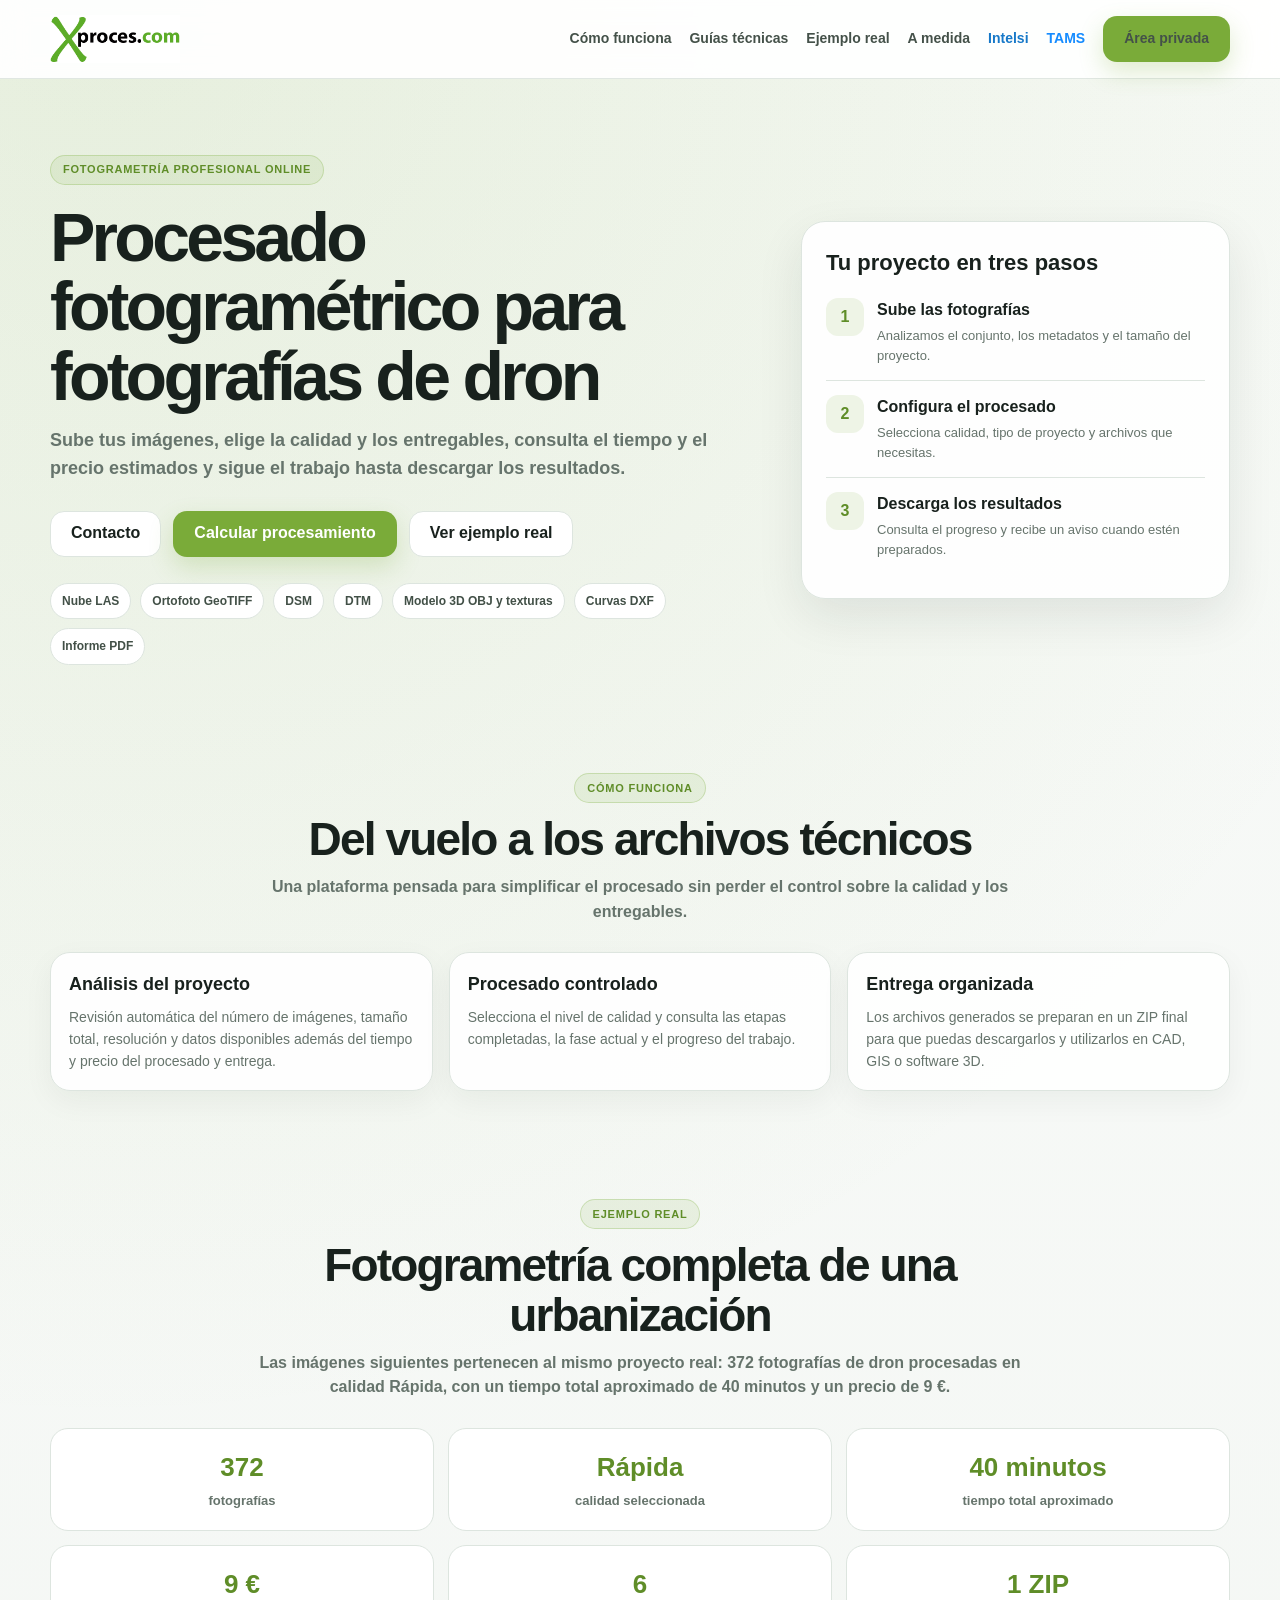
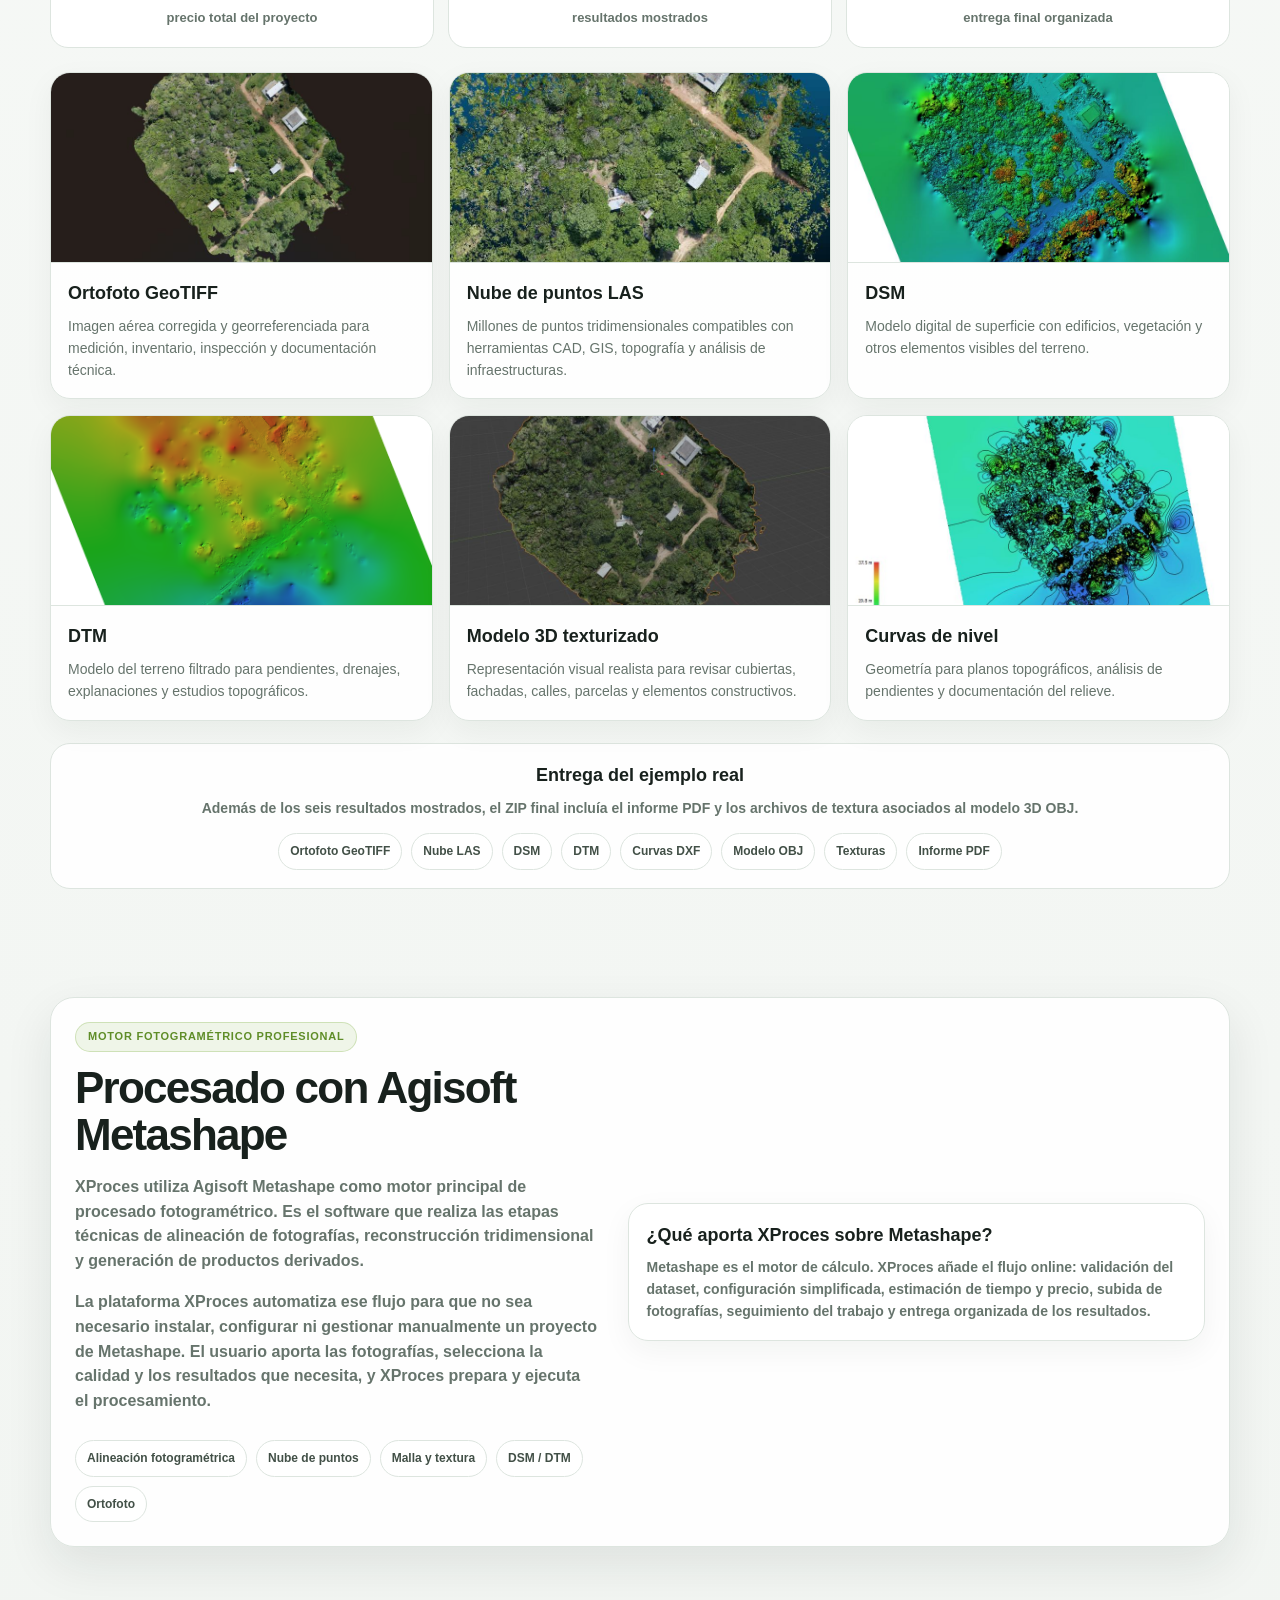
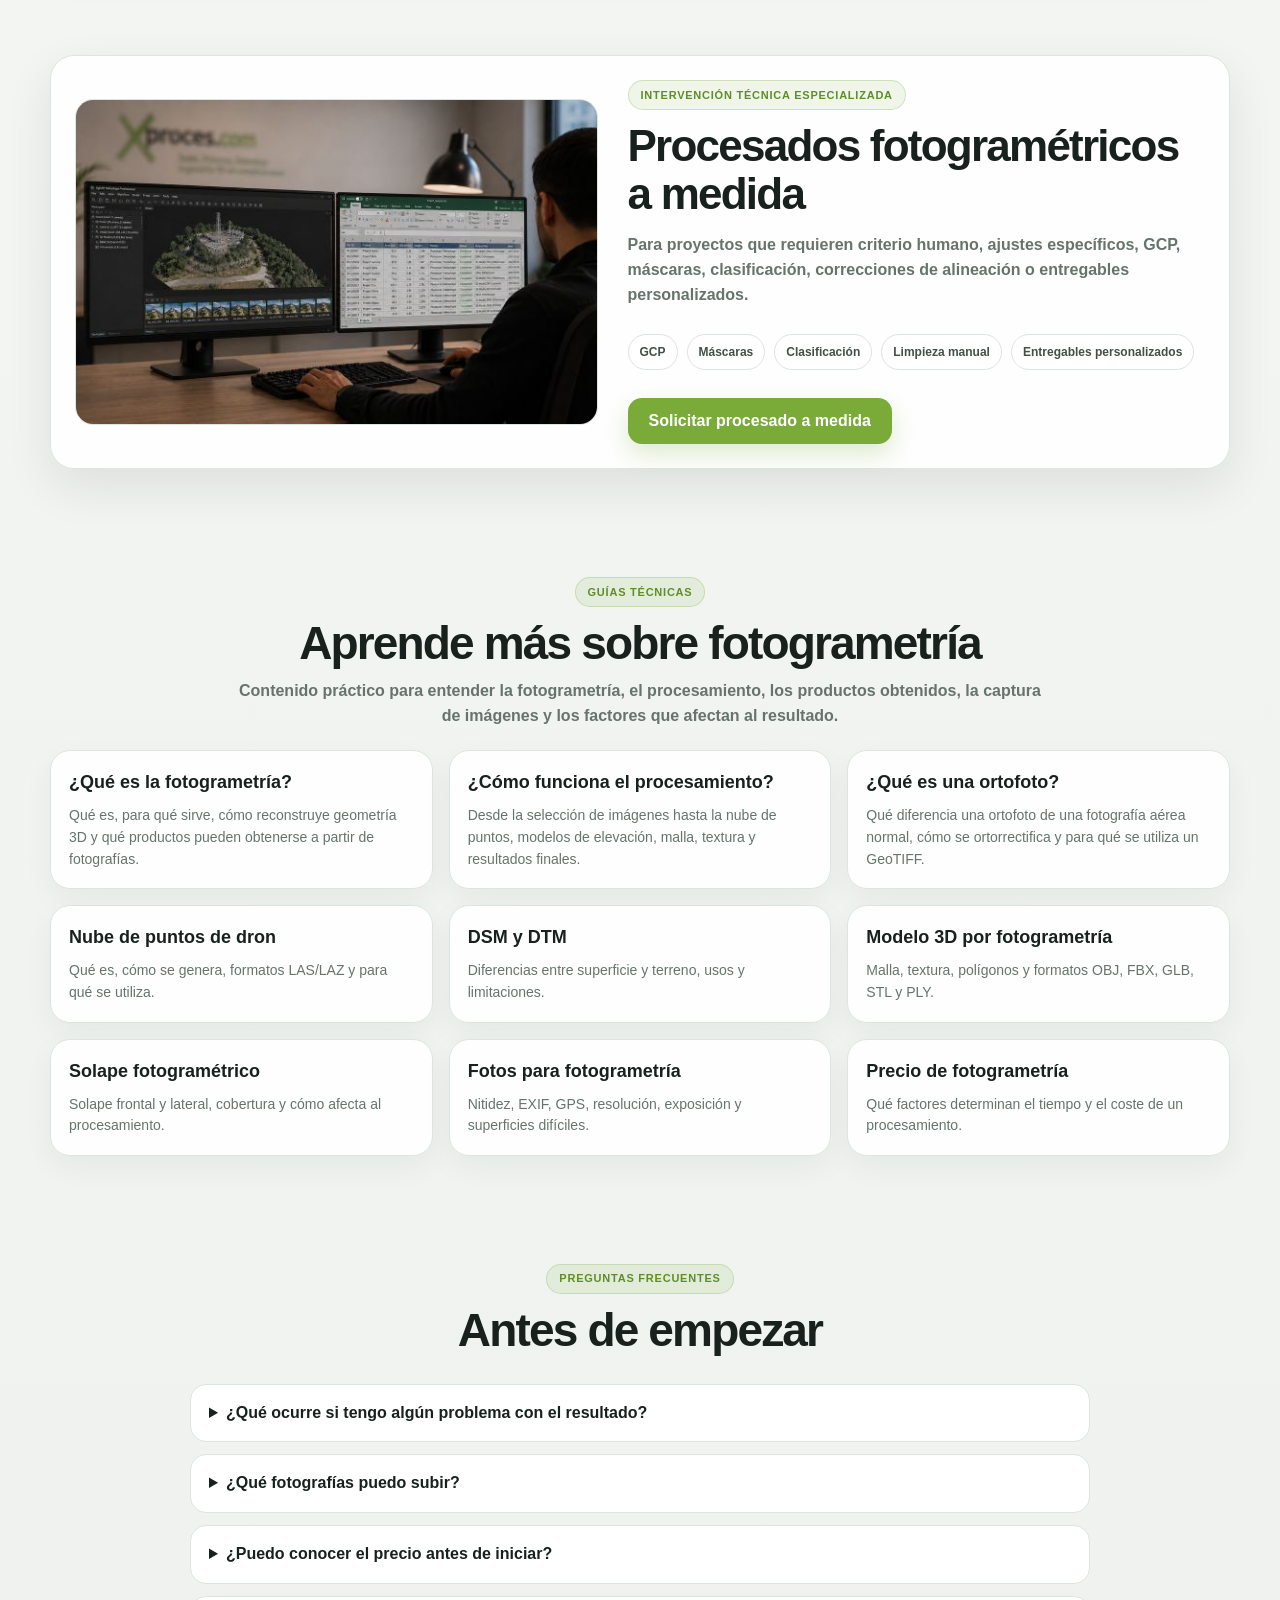
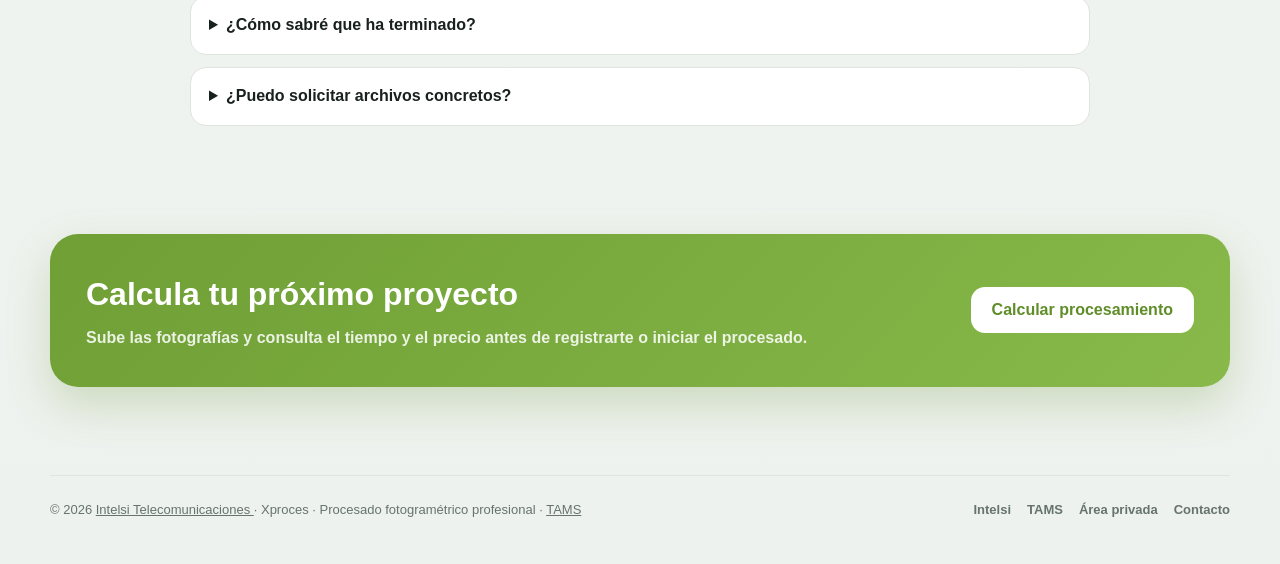
<file: home.html>
<!DOCTYPE html>
<html lang="es">
<head>
  <meta charset="UTF-8">
  <meta name="viewport" content="width=device-width, initial-scale=1.0">

  <title>Procesado fotogramétrico online para drones | Xproces</title>
  <meta name="description" content="Sube tus fotografías de dron y recibe nubes de puntos LAS, ortofotos GeoTIFF, DSM, DTM, curvas de nivel y modelos 3D. Calcula el precio antes de procesar.">
  <meta name="robots" content="index,follow,max-image-preview:large">
  <link rel="canonical" href="https://xproces.com/">

  <link rel="icon" href="/favicon.ico" sizes="any">
  <link rel="icon" type="image/png" sizes="48x48" href="/favicon-48x48.png">
  <link rel="icon" type="image/png" sizes="96x96" href="/favicon-96x96.png">
  <link rel="apple-touch-icon" sizes="180x180" href="/apple-touch-icon.png">

  <meta property="og:title" content="Procesado fotogramétrico online para drones | Xproces">
  <meta property="og:description" content="Nubes LAS, ortofotos, DSM, DTM, curvas de nivel y modelos 3D a partir de fotografías de dron.">
  <meta property="og:url" content="https://xproces.com/">
  <meta property="og:type" content="website">
  <meta property="og:site_name" content="Xproces">
  <meta property="og:image" content="https://xproces.com/og-image.jpg">
  <meta property="og:locale" content="es_ES">
  <meta name="twitter:card" content="summary_large_image">

  <script type="application/ld+json">
  {
    "@context": "https://schema.org",
    "@graph": [
      {
        "@type": "WebSite",
        "@id": "https://xproces.com/#website",
        "url": "https://xproces.com/",
        "name": "Xproces",
        "alternateName": "Xproces Fotogrametría",
        "inLanguage": "es"
      },
      {
        "@type": "Organization",
        "@id": "https://xproces.com/#organization",
        "name": "Xproces",
        "legalName": "Intelsi Telecomunicaciones, S.L.",
        "url": "https://xproces.com/",
        "logo": {
          "@type": "ImageObject",
          "url": "https://xproces.com/xproces.png476por176.png"
        },
        "email": "soporte@xproces.com"
      },
      {
        "@type": "Service",
        "@id": "https://xproces.com/#service",
        "name": "Procesado fotogramétrico online",
        "serviceType": "Procesado fotogramétrico de fotografías de dron",
        "provider": { "@id": "https://xproces.com/#organization" },
        "areaServed": "ES",
        "url": "https://xproces.com/",
        "description": "Generación de nubes de puntos LAS, ortofotos GeoTIFF, DSM, DTM, curvas de nivel y modelos 3D a partir de fotografías de dron."
      },
      {
        "@type": "FAQPage",
        "mainEntity": [
          {
            "@type": "Question",
            "name": "¿Qué archivos puede generar Xproces?",
            "acceptedAnswer": {
              "@type": "Answer",
              "text": "Xproces entrega resultados generados como nube de puntos LAS, ortofoto GeoTIFF, DSM, DTM, curvas de nivel DXF, modelo 3D OBJ con sus texturas e informe PDF, según la configuración del proyecto."
            }
          },
          {
            "@type": "Question",
            "name": "¿Puedo conocer el precio antes de iniciar el trabajo?",
            "acceptedAnswer": {
              "@type": "Answer",
              "text": "Sí. La plataforma analiza el número y el tamaño de las fotografías y muestra una el tiempo y precio antes de iniciar el procesado."
            }
          },
          {
            "@type": "Question",
            "name": "¿Puedo seguir el estado del procesado?",
            "acceptedAnswer": {
              "@type": "Answer",
              "text": "Sí. Desde el área privada puedes consultar la etapa actual, el progreso y los archivos disponibles. También puedes activar avisos privados por Telegram."
            }
          },
          {
            "@type": "Question",
            "name": "¿Qué ocurre si tengo algún problema con el resultado?",
            "acceptedAnswer": {
              "@type": "Answer",
              "text": "Si detecta una incidencia, un archivo no se ha generado correctamente o el resultado no cumple sus expectativas, puede contactar con Xproces mediante Telegram, el chat privado del trabajo o el correo soporte@xproces.com El proyecto será revisado para resolver la incidencia lo antes posible."
            }
          }
        ]
      }
    ]
  }
  </script>

  <style>
    :root {
      --bg:#f4f6f3;
      --panel:#ffffff;
      --text:#18211d;
      --muted:#66746c;
      --accent:#7aab39;
      --accent-dark:#5f8d28;
      --border:#dde5df;
      --shadow:0 18px 48px rgba(24,33,29,.09);
      --radius:24px;
    }
    *{box-sizing:border-box}
    html{scroll-behavior:smooth}
    body{margin:0;font-family:Arial,sans-serif;color:var(--text);background:radial-gradient(circle at 8% 0%,rgba(122,171,57,.14),transparent 26%),linear-gradient(180deg,#f8faf8 0%,#eef2ee 100%);line-height:1.55}
    a{color:inherit}
    img{max-width:100%}
    .container{width:min(1180px,calc(100% - 32px));margin:0 auto}
    .site-header{position:sticky;top:0;z-index:20;background:rgba(255,255,255,.92);backdrop-filter:blur(14px);border-bottom:1px solid rgba(221,229,223,.9)}
    .header-inner{min-height:78px;display:flex;align-items:center;justify-content:space-between;gap:20px}
    .logo img{display:block;height:48px;width:auto}
    .nav{display:flex;align-items:center;gap:18px;font-size:14px;font-weight:800}
    .nav a{text-decoration:none;color:#445149}
    .nav a:hover{color:var(--accent)}
    .nav-external{display:inline-flex;align-items:center;white-space:nowrap}
    .nav-intelsi{color:#1678c8 !important}
    .nav-intelsi:hover{color:#0f5f9f !important}
    .nav-tams{color:#168cff !important}
    .nav-tams:hover{color:#006fd6 !important}
    .button{display:inline-flex;align-items:center;justify-content:center;min-height:46px;padding:0 20px;border-radius:14px;text-decoration:none;font-weight:900;border:1px solid transparent;transition:.18s ease}
    .button-primary{background:var(--accent);color:#fff;box-shadow:0 10px 24px rgba(122,171,57,.24)}
    .button-primary:hover{background:var(--accent-dark);transform:translateY(-1px)}
    .button-secondary{background:#fff;border-color:var(--border);color:var(--text)}
    .button-secondary:hover{border-color:rgba(122,171,57,.55);color:var(--accent)}
    .hero{padding:76px 0 54px}
    .hero-grid{display:grid;grid-template-columns:minmax(0,1.25fr) minmax(320px,.75fr);gap:36px;align-items:center}
    .eyebrow{display:inline-flex;align-items:center;min-height:30px;padding:0 12px;border-radius:999px;background:rgba(122,171,57,.11);border:1px solid rgba(122,171,57,.28);color:var(--accent-dark);font-size:11px;font-weight:900;text-transform:uppercase;letter-spacing:.07em}
    h1{margin:18px 0 16px;font-size:clamp(38px,6vw,68px);line-height:1.02;letter-spacing:-.055em}
    .hero-copy{max-width:760px;margin:0;color:var(--muted);font-size:18px;font-weight:700}
    .hero-actions{display:flex;gap:12px;flex-wrap:wrap;margin-top:28px}
    .hero-points{display:flex;flex-wrap:wrap;gap:9px;margin-top:26px}
    .chip{padding:8px 11px;border-radius:999px;background:#fff;border:1px solid var(--border);font-size:12px;font-weight:900;color:#425047}
    .hero-card{background:rgba(255,255,255,.94);border:1px solid var(--border);border-radius:var(--radius);padding:24px;box-shadow:var(--shadow)}
    .hero-card h2{margin:0 0 18px;font-size:22px}
    .step{display:grid;grid-template-columns:38px 1fr;gap:13px;padding:14px 0;border-top:1px solid var(--border)}
    .step:first-of-type{border-top:0;padding-top:0}
    .step-number{width:38px;height:38px;display:grid;place-items:center;border-radius:12px;background:rgba(122,171,57,.12);color:var(--accent-dark);font-weight:900}
    .step strong{display:block;margin-bottom:3px}.step p{margin:0;color:var(--muted);font-size:13px}
    section{padding:54px 0}
    .section-head{max-width:820px;margin:0 auto 28px;text-align:center}
    .section-head h2{margin:12px 0 10px;font-size:clamp(30px,4vw,46px);line-height:1.08;letter-spacing:-.04em}
    .section-head p{margin:0;color:var(--muted);font-size:16px;font-weight:700}
    .grid-3{display:grid;grid-template-columns:repeat(3,minmax(0,1fr));gap:16px}
    .card{background:rgba(255,255,255,.94);border:1px solid var(--border);border-radius:20px;padding:18px;box-shadow:0 10px 30px rgba(24,33,29,.05)}
    .card h3{margin:0 0 8px;font-size:18px}.card p{margin:0;color:var(--muted);font-size:14px}
        .deliverables{display:grid;grid-template-columns:repeat(3,minmax(0,1fr));gap:16px}
    .deliverable{overflow:hidden;padding:0}
    .deliverable img{display:block;width:100%;height:190px;object-fit:cover;border-bottom:1px solid var(--border)}
    .deliverable-copy{padding:17px}
    .split{display:grid;grid-template-columns:minmax(300px,.95fr) minmax(0,1.05fr);gap:30px;align-items:center;background:rgba(255,255,255,.94);border:1px solid var(--border);border-radius:var(--radius);padding:24px;box-shadow:var(--shadow)}
    .split img{width:100%;aspect-ratio:16/10;object-fit:cover;border-radius:18px;border:1px solid var(--border)}
    .split h2{margin:12px 0;font-size:clamp(30px,4vw,44px);line-height:1.08;letter-spacing:-.04em}
    .split p{color:var(--muted);font-weight:700}
    .example-stats{display:grid;grid-template-columns:repeat(3,minmax(0,1fr));gap:14px;margin:0 0 24px}
    .example-output-note{margin-top:22px;padding:18px;background:rgba(255,255,255,.94);border:1px solid var(--border);border-radius:20px;text-align:center}
    .example-output-note h3{margin:0 0 8px;font-size:18px}
    .example-output-note p{margin:0;color:var(--muted);font-size:14px;font-weight:700}
    .example-output-note .hero-points{justify-content:center;margin-top:14px}
    .stat{text-align:center;background:#fff;border:1px solid var(--border);border-radius:18px;padding:18px}
    .stat strong{display:block;color:var(--accent-dark);font-size:26px}.stat span{color:var(--muted);font-size:13px;font-weight:800}
    .faq{display:grid;gap:12px;max-width:900px;margin:0 auto}
    details{background:#fff;border:1px solid var(--border);border-radius:16px;padding:16px 18px}
    summary{cursor:pointer;font-weight:900}details p{margin:10px 0 0;color:var(--muted)}
    .cta{padding:36px;background:linear-gradient(135deg,#6f9f35,#88b94a);border-radius:28px;color:#fff;display:flex;align-items:center;justify-content:space-between;gap:24px;box-shadow:0 18px 44px rgba(95,141,40,.24)}
    .cta h2{margin:0 0 7px;font-size:32px}.cta p{margin:0;color:rgba(255,255,255,.86);font-weight:700}.cta .button{background:#fff;color:var(--accent-dark)}
    footer{padding:34px 0 44px;color:var(--muted);font-size:13px}
    .footer-inner{display:flex;align-items:center;justify-content:space-between;gap:18px;border-top:1px solid var(--border);padding-top:24px}
    .footer-links{display:flex;gap:16px;flex-wrap:wrap}.footer-links a{text-decoration:none;font-weight:800}
    @media(max-width:900px){.nav a:not(.button){display:none}.hero-grid,.split{grid-template-columns:1fr}.grid-3,.deliverables{grid-template-columns:1fr 1fr}.hero{padding-top:48px}}
    @media(max-width:640px){.container{width:min(100% - 22px,1180px)}.site-header .button{padding:0 13px}.logo img{height:40px}.hero{padding:38px 0}.grid-3,.deliverables,.example-stats{grid-template-columns:1fr}.cta{padding:26px;align-items:flex-start;flex-direction:column}.footer-inner{align-items:flex-start;flex-direction:column}h1{font-size:42px}}
  
    .xproces-info-links{
      display:grid;
      grid-template-columns:repeat(3,minmax(0,1fr));
      gap:14px;
    }
    .xproces-info-link{
      display:block;
      padding:20px 22px;
      border:1px solid var(--border);
      border-radius:18px;
      background:rgba(255,255,255,.78);
      text-decoration:none;
      color:inherit;
      transition:transform .18s ease, box-shadow .18s ease, border-color .18s ease;
    }
    .xproces-info-link:hover{
      transform:translateY(-2px);
      box-shadow:0 12px 28px rgba(15,23,42,.08);
      border-color:rgba(122,171,57,.38);
    }
    .xproces-info-link h3{
      margin:0 0 8px;
      font-size:20px;
      line-height:1.2;
    }
    .xproces-info-link p{
      margin:0 0 12px;
      font-size:15px;
      line-height:1.5;
      color:var(--muted);
    }
    .xproces-info-link span{
      font-size:14px;
      font-weight:800;
      color:#5f8f24;
    }
    @media (max-width:800px){
      .xproces-info-links{grid-template-columns:1fr;}
      .xproces-info-link{padding:18px;}
    }

  </style>

  <script async src="https://www.googletagmanager.com/gtag/js?id=G-1FV4TSWPXP"></script>
  <script>
    window.dataLayer = window.dataLayer || [];
    function gtag(){dataLayer.push(arguments);}
    gtag('js', new Date());
    gtag('config', 'G-1FV4TSWPXP');
  </script>
</head>
<body>
  <header class="site-header">
    <div class="container header-inner">
      <a class="logo" href="/" aria-label="Xproces, página principal">
        <img src="/xproces.png476por176.png" alt="Xproces">
      </a>
      
<nav class="nav" aria-label="Navegación principal">
  <a href="/#como-funciona">Cómo funciona</a>
  <a href="/#guias-tecnicas">Guías técnicas</a>
  <a href="/#ejemplo-real">Ejemplo real</a>
  <a href="/#a-medida">A medida</a>

  <a href="https://www.intelsi.es/"
     class="nav-external nav-intelsi"
     target="_blank"
     rel="noopener noreferrer"
     aria-label="Visitar Intelsi Telecomunicaciones">Intelsi</a>

  <a href="https://tamssoftware.es/"
     class="nav-external nav-tams"
     target="_blank"
     rel="noopener noreferrer"
     aria-label="Visitar la web oficial de TAMS">TAMS</a>

  <a class="button button-primary" href="/area-privada">Área privada</a>
</nav>

    </div>
  </header>

  <main>
    <section class="hero">
      <div class="container hero-grid">
        <div>
          <span class="eyebrow">Fotogrametría profesional online</span>
          <h1>Procesado fotogramétrico para fotografías de dron</h1>
          <p class="hero-copy">Sube tus imágenes, elige la calidad y los entregables, consulta el tiempo y el precio estimados y sigue el trabajo hasta descargar los resultados.</p>
          <div class="hero-actions">
            <a class="button button-secondary" href="mailto:soporte@xproces.com">Contacto</a>
        <a class="button button-primary" href="/area-privada">Calcular procesamiento</a>
            <a class="button button-secondary" href="#ejemplo-real">Ver ejemplo real</a>
          </div>
          <div class="hero-points" aria-label="Formatos y resultados">
            <span class="chip">Nube LAS</span><span class="chip">Ortofoto GeoTIFF</span><span class="chip">DSM</span><span class="chip">DTM</span><span class="chip">Modelo 3D OBJ y texturas</span><span class="chip">Curvas DXF</span><span class="chip">Informe PDF</span>
          </div>
        </div>
        <aside class="hero-card" aria-label="Proceso de trabajo">
          <h2>Tu proyecto en tres pasos</h2>
          <div class="step"><div class="step-number">1</div><div><strong>Sube las fotografías</strong><p>Analizamos el conjunto, los metadatos y el tamaño del proyecto.</p></div></div>
          <div class="step"><div class="step-number">2</div><div><strong>Configura el procesado</strong><p>Selecciona calidad, tipo de proyecto y archivos que necesitas.</p></div></div>
          <div class="step"><div class="step-number">3</div><div><strong>Descarga los resultados</strong><p>Consulta el progreso y recibe un aviso cuando estén preparados.</p></div></div>
        </aside>
      </div>
    </section>

    <section id="como-funciona">
      <div class="container">
        <div class="section-head">
          <span class="eyebrow">Cómo funciona</span>
          <h2>Del vuelo a los archivos técnicos</h2>
          <p>Una plataforma pensada para simplificar el procesado sin perder el control sobre la calidad y los entregables.</p>
        </div>
        <div class="grid-3">
          <article class="card"><h3>Análisis del proyecto</h3><p>Revisión automática del número de imágenes, tamaño total, resolución y datos disponibles además del tiempo y precio del procesado y entrega.</p></article>
          <article class="card"><h3>Procesado controlado</h3><p>Selecciona el nivel de calidad y consulta las etapas completadas, la fase actual y el progreso del trabajo.</p></article>
          <article class="card"><h3>Entrega organizada</h3><p>Los archivos generados se preparan en un ZIP final para que puedas descargarlos y utilizarlos en CAD, GIS o software 3D.</p></article>
        </div>
      </div>
    </section>

    <section id="ejemplo-real">
      <div class="container">
        <div class="section-head">
          <span class="eyebrow">Ejemplo real</span>
          <h2>Fotogrametría completa de una urbanización</h2>
          <p>Las imágenes siguientes pertenecen al mismo proyecto real: 372 fotografías de dron procesadas en calidad Rápida, con un tiempo total aproximado de 40 minutos y un precio de 9 €.</p>
        </div>

        <div class="example-stats" aria-label="Datos del proyecto real">
          <div class="stat"><strong>372</strong><span>fotografías</span></div>
          <div class="stat"><strong>Rápida</strong><span>calidad seleccionada</span></div>
          <div class="stat"><strong>40 minutos</strong><span>tiempo total aproximado</span></div>
          <div class="stat"><strong>9 €</strong><span>precio total del proyecto</span></div>
          <div class="stat"><strong>6</strong><span>resultados mostrados</span></div>
          <div class="stat"><strong>1 ZIP</strong><span>entrega final organizada</span></div>
        </div>

        <div class="deliverables">
          <article class="card deliverable"><img src="/ejemplos/orto_peq.jpg" alt="Ortofoto georreferenciada del proyecto real de urbanización" loading="lazy"><div class="deliverable-copy"><h3>Ortofoto GeoTIFF</h3><p>Imagen aérea corregida y georreferenciada para medición, inventario, inspección y documentación técnica.</p></div></article>
          <article class="card deliverable"><img src="/ejemplos/Nube_peq.jpg" alt="Nube de puntos LAS del proyecto real de urbanización" loading="lazy"><div class="deliverable-copy"><h3>Nube de puntos LAS</h3><p>Millones de puntos tridimensionales compatibles con herramientas CAD, GIS, topografía y análisis de infraestructuras.</p></div></article>
          <article class="card deliverable"><img src="/ejemplos/mde_peq.jpg" alt="DSM del proyecto real de urbanización" loading="lazy"><div class="deliverable-copy"><h3>DSM</h3><p>Modelo digital de superficie con edificios, vegetación y otros elementos visibles del terreno.</p></div></article>
          <article class="card deliverable"><img src="/ejemplos/mdetif_peq.jpg" alt="DTM del proyecto real de urbanización" loading="lazy"><div class="deliverable-copy"><h3>DTM</h3><p>Modelo del terreno filtrado para pendientes, drenajes, explanaciones y estudios topográficos.</p></div></article>
          <article class="card deliverable"><img src="/ejemplos/Obj_peq.jpg" alt="Modelo 3D texturizado del proyecto real de urbanización" loading="lazy"><div class="deliverable-copy"><h3>Modelo 3D texturizado</h3><p>Representación visual realista para revisar cubiertas, fachadas, calles, parcelas y elementos constructivos.</p></div></article>
          <article class="card deliverable"><img src="/ejemplos/curvas_peq.jpg" alt="Curvas de nivel del proyecto real de urbanización" loading="lazy"><div class="deliverable-copy"><h3>Curvas de nivel</h3><p>Geometría para planos topográficos, análisis de pendientes y documentación del relieve.</p></div></article>
        </div>

        <div class="example-output-note">
          <h3>Entrega del ejemplo real</h3>
          <p>Además de los seis resultados mostrados, el ZIP final incluía el informe PDF y los archivos de textura asociados al modelo 3D OBJ.</p>
          <div class="hero-points" aria-label="Archivos incluidos en el ejemplo real">
            <span class="chip">Ortofoto GeoTIFF</span><span class="chip">Nube LAS</span><span class="chip">DSM</span><span class="chip">DTM</span><span class="chip">Curvas DXF</span><span class="chip">Modelo OBJ</span><span class="chip">Texturas</span><span class="chip">Informe PDF</span>
          </div>
        </div>
      </div>
    </section>

    
<section id="metashape">
  <div class="container split">
    <div>
      <span class="eyebrow">Motor fotogramétrico profesional</span>
      <h2>Procesado con Agisoft Metashape</h2>
      <p>XProces utiliza <strong>Agisoft Metashape</strong> como motor principal de procesado fotogramétrico. Es el software que realiza las etapas técnicas de alineación de fotografías, reconstrucción tridimensional y generación de productos derivados.</p>
      <p>La plataforma XProces automatiza ese flujo para que no sea necesario instalar, configurar ni gestionar manualmente un proyecto de Metashape. El usuario aporta las fotografías, selecciona la calidad y los resultados que necesita, y XProces prepara y ejecuta el procesamiento.</p>
      <div class="hero-points">
        <span class="chip">Alineación fotogramétrica</span>
        <span class="chip">Nube de puntos</span>
        <span class="chip">Malla y textura</span>
        <span class="chip">DSM / DTM</span>
        <span class="chip">Ortofoto</span>
      </div>
    </div>
    <div class="card">
      <h3>¿Qué aporta XProces sobre Metashape?</h3>
      <p>Metashape es el motor de cálculo. XProces añade el flujo online: validación del dataset, configuración simplificada, estimación de tiempo y precio, subida de fotografías, seguimiento del trabajo y entrega organizada de los resultados.</p>
    </div>
  </div>
</section>

<section id="a-medida">
      <div class="container split">
        <img src="/ejemplos/fotocontipoxproces.jpg" alt="Técnico supervisando un procesado fotogramétrico de Xproces" loading="lazy">
        <div>
          <span class="eyebrow">Intervención técnica especializada</span>
          <h2>Procesados fotogramétricos a medida</h2>
          <p>Para proyectos que requieren criterio humano, ajustes específicos, GCP, máscaras, clasificación, correcciones de alineación o entregables personalizados.</p>
          <div class="hero-points"><span class="chip">GCP</span><span class="chip">Máscaras</span><span class="chip">Clasificación</span><span class="chip">Limpieza manual</span><span class="chip">Entregables personalizados</span></div>
          <div class="hero-actions"><a class="button button-primary" href="mailto:soporte@xproces.com?subject=Solicitud%20de%20procesado%20fotogram%C3%A9trico%20a%20medida">Solicitar procesado a medida</a></div>
        </div>
      </div>
    </section>

    
<section id="guias-tecnicas">
  <div class="container">
    <div class="section-head" style="margin-bottom:22px;">
      <span class="eyebrow">Guías técnicas</span>
      <h2>Aprende más sobre fotogrametría</h2>
      <p>Contenido práctico para entender la fotogrametría, el procesamiento, los productos obtenidos, la captura de imágenes y los factores que afectan al resultado.</p>
    </div>
    <div class="grid-3">
      <article class="card"><h3><a href="/fotogrametria-online/" style="text-decoration:none;">¿Qué es la fotogrametría?</a></h3><p>Qué es, para qué sirve, cómo reconstruye geometría 3D y qué productos pueden obtenerse a partir de fotografías.</p></article>
      <article class="card"><h3><a href="/procesar-fotos-dron-online/" style="text-decoration:none;">¿Cómo funciona el procesamiento?</a></h3><p>Desde la selección de imágenes hasta la nube de puntos, modelos de elevación, malla, textura y resultados finales.</p></article>
      <article class="card"><h3><a href="/ortofoto-dron-online/" style="text-decoration:none;">¿Qué es una ortofoto?</a></h3><p>Qué diferencia una ortofoto de una fotografía aérea normal, cómo se ortorrectifica y para qué se utiliza un GeoTIFF.</p></article>

      <article class="card"><h3><a href="/nube-de-puntos-dron/" style="text-decoration:none;">Nube de puntos de dron</a></h3><p>Qué es, cómo se genera, formatos LAS/LAZ y para qué se utiliza.</p></article>
      <article class="card"><h3><a href="/dsm-dtm-dron/" style="text-decoration:none;">DSM y DTM</a></h3><p>Diferencias entre superficie y terreno, usos y limitaciones.</p></article>
      <article class="card"><h3><a href="/modelo-3d-fotogrametria/" style="text-decoration:none;">Modelo 3D por fotogrametría</a></h3><p>Malla, textura, polígonos y formatos OBJ, FBX, GLB, STL y PLY.</p></article>
      <article class="card"><h3><a href="/solape-fotogrametria-dron/" style="text-decoration:none;">Solape fotogramétrico</a></h3><p>Solape frontal y lateral, cobertura y cómo afecta al procesamiento.</p></article>
      <article class="card"><h3><a href="/fotos-para-fotogrametria/" style="text-decoration:none;">Fotos para fotogrametría</a></h3><p>Nitidez, EXIF, GPS, resolución, exposición y superficies difíciles.</p></article>
      <article class="card"><h3><a href="/precios-fotogrametria/" style="text-decoration:none;">Precio de fotogrametría</a></h3><p>Qué factores determinan el tiempo y el coste de un procesamiento.</p></article>
    </div>
  </div>
</section>

<section id="preguntas">
  <div class="container">

    <div class="section-head">
      <span class="eyebrow">Preguntas frecuentes</span>
      <h2>Antes de empezar</h2>
    </div>

    <div class="faq">

       <details>
        <summary>¿Qué ocurre si tengo algún problema con el resultado?</summary>
        <p>
          Si detecta cualquier incidencia, un archivo no se ha generado correctamente
          o el resultado no cumple sus expectativas, escríbanos y revisaremos el
          proyecto para resolverlo lo antes posible. Puede contactar con nosotros
          mediante Telegram, desde el chat privado de su trabajo en el área privada
          o por correo electrónico en
          <a href="mailto:soporte@xproces.com">soporte@xproces.com</a>.
        </p>
      </details>

      <details>
        <summary>¿Qué fotografías puedo subir?</summary>
        <p>
          La plataforma admite fotografías en formato JPG, JPEG, TIFF y TIF.
          Si el formato o las propiedades de la imagen no contienen la información
          necesaria, no podrá iniciarse el procesado, con el fin de garantizar la
          calidad mínima del proyecto. Para otros formatos, consúltenos desde el
          área privada. También puede solicitar un procesado supervisado para
          proyectos especiales.
        </p>
      </details>

      <details>
        <summary>¿Puedo conocer el precio antes de iniciar?</summary>
        <p>
          Sí. Después de cargar las imágenes y configurar el proyecto,
          Xproces muestra el tiempo y el precio antes de confirmar
          el trabajo.
        </p>
      </details>

      <details>
        <summary>¿Cómo sabré que ha terminado?</summary>
        <p>
          Puede consultar el progreso desde el área privada y activar avisos
          privados por Telegram para recibir actualizaciones sobre sus trabajos.
        </p>
      </details>

      <details>
        <summary>¿Puedo solicitar archivos concretos?</summary>
        <p>
          Sí. Puede seleccionar los resultados disponibles en XProces:
          nube de puntos LAS, ortofoto GeoTIFF, DSM, DTM, curvas de nivel DXF,
          modelo 3D OBJ con sus texturas e informe PDF. Cuando un resultado
          necesita archivos asociados, estos se incluyen en el ZIP final.
        </p>
      </details>
    </div>
  </div>
</section>
    <section>
      <div class="container cta">
        <div><h2>Calcula tu próximo proyecto</h2><p>Sube las fotografías y consulta el tiempo y el precio antes de registrarte o iniciar el procesado.</p></div>
        <a class="button" href="/area-privada">Calcular procesamiento</a>
      </div>
    </section>
  </main>

 <footer>
  <div class="container footer-inner">

    <div>
      © 2026
      <a href="https://www.intelsi.es/"
         target="_blank"
         rel="noopener noreferrer">
        Intelsi Telecomunicaciones
      </a>
      · Xproces · Procesado fotogramétrico profesional
      · <a href="https://tamssoftware.es/"
           target="_blank"
           rel="noopener noreferrer">TAMS</a>
    </div>

    <div class="footer-links">
      <a href="https://www.intelsi.es/"
         target="_blank"
         rel="noopener noreferrer">
        Intelsi
      </a>

      <a href="https://tamssoftware.es/"
         target="_blank"
         rel="noopener noreferrer">
        TAMS
      </a>

      <a href="/area-privada">
        Área privada
      </a>

      <a href="mailto:soporte@xproces.com">
        Contacto
      </a>
    </div>

  </div>
</footer>
</body>
</html>
</file>
